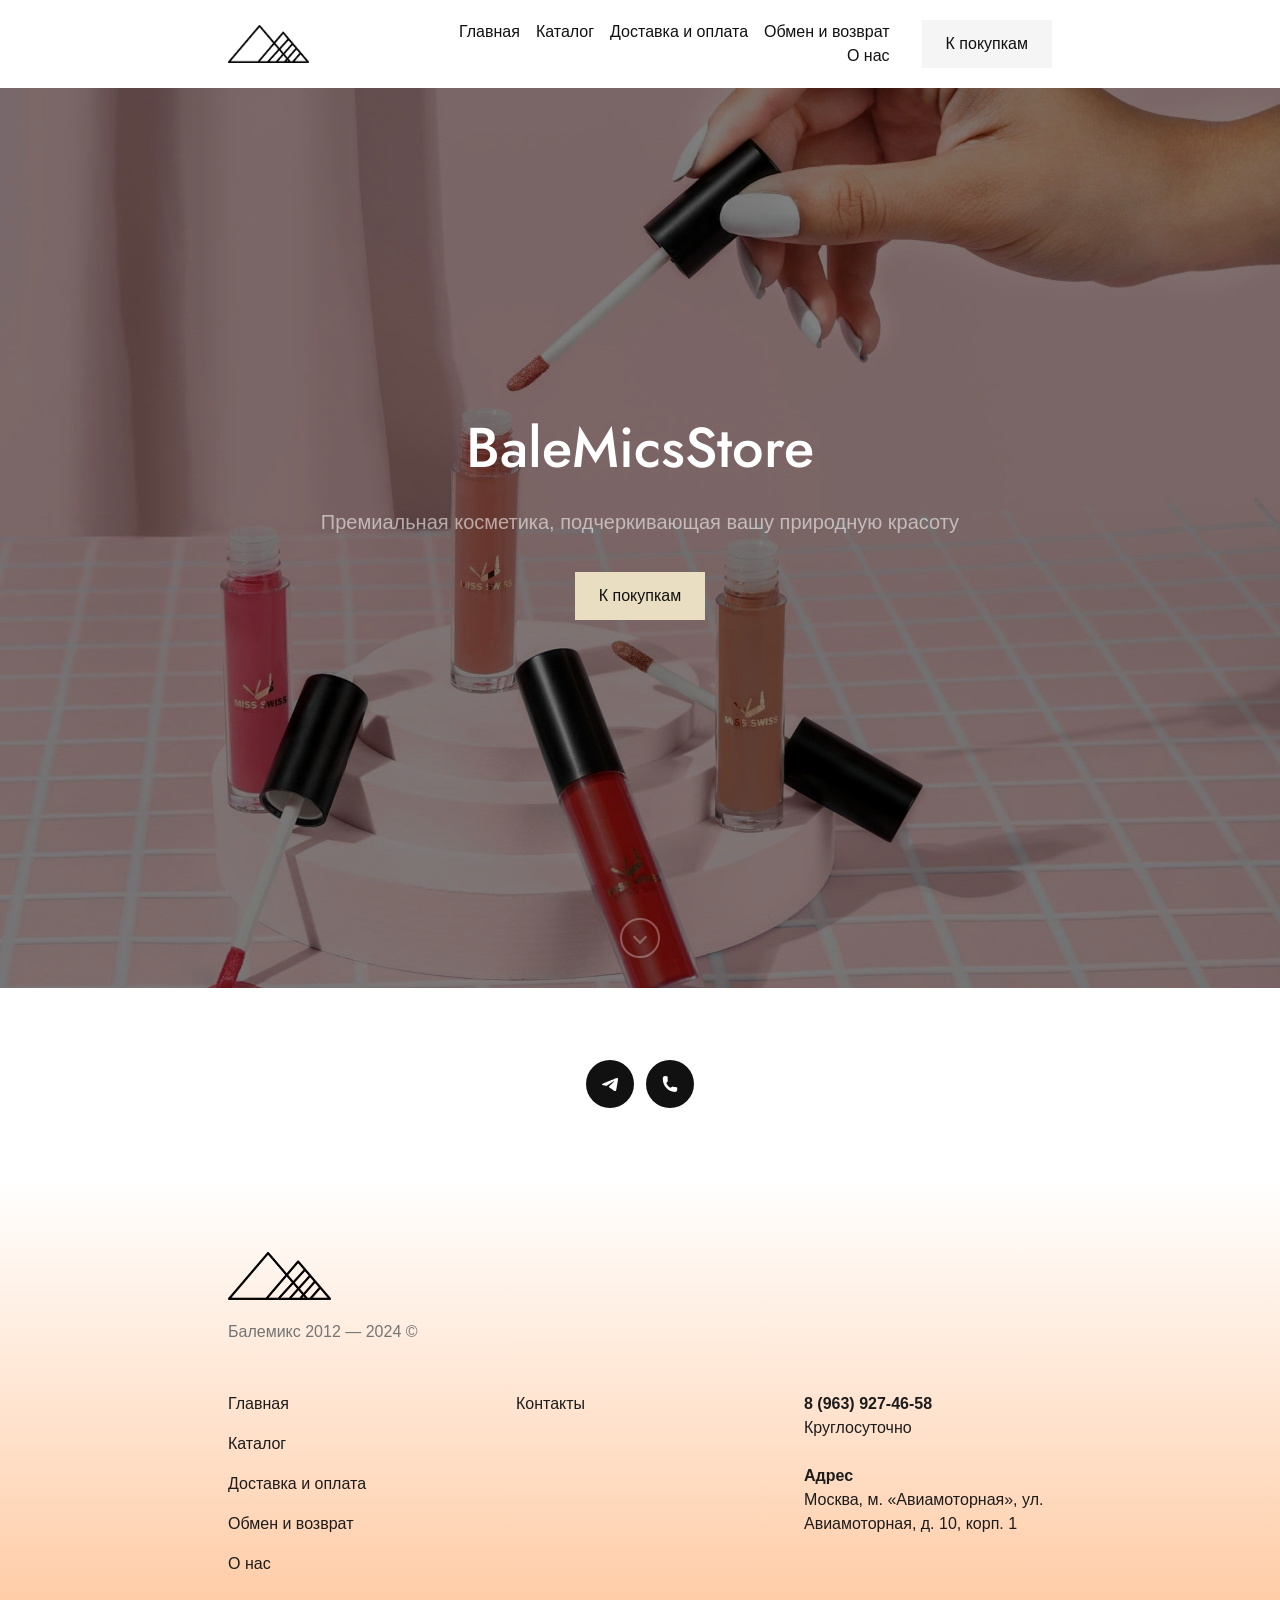
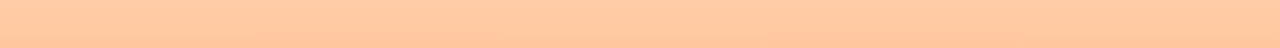
<file: index.html>
<!DOCTYPE html>
<html lang="ru">
<head>
    <meta charset="utf-8">
    <title>Главная</title>
    <meta name="description"
          content="Главная"/>
    <meta name="keywords" content="" />
    <meta name="viewport" content="width=device-width, initial-scale=1">

    <meta property="og:title" content="Главная" />
    <meta property="og:description" content="" />
    <meta property="og:image" content="assets/img/07930fa2-dbb9-4706-8bd8-1e1a96b12a03-5475560.png" />

    <meta name="twitter:title" content="Главная" />
    <meta name="twitter:description" content="" />
    <meta name="twitter:image" content="assets/img/07930fa2-dbb9-4706-8bd8-1e1a96b12a03-5475560.png" />
    <meta name="twitter:card" content="summary_large_image" />



        <link rel="preconnect" href="https://259506.selcdn.ru" />

        <link rel="stylesheet" href="assets/styles/styles-core.css" />

        <link rel="icon" type="image/jpeg" sizes="16x16" href="assets/img/71edf6d5-4ac1-430a-a5c4-ca6ea90921f1-11419040.jpeg">
        <link rel="icon" type="image/jpeg" sizes="32x32" href="assets/img/71edf6d5-4ac1-430a-a5c4-ca6ea90921f1-11419041.jpeg">
        <link rel="icon" type="image/jpeg" sizes="120x120" href="assets/img/71edf6d5-4ac1-430a-a5c4-ca6ea90921f1-11419043.jpeg">
        <link rel="apple-touch-icon" type="image/jpeg" sizes="120x120" href="assets/img/71edf6d5-4ac1-430a-a5c4-ca6ea90921f1-11419043.jpeg">
        <link rel="icon" type="image/jpeg" sizes="180x180" href="assets/img/71edf6d5-4ac1-430a-a5c4-ca6ea90921f1-11419042.jpeg">
        <link rel="apple-touch-icon" type="image/jpeg" sizes="180x180" href="assets/img/71edf6d5-4ac1-430a-a5c4-ca6ea90921f1-11419042.jpeg">
        <link rel="preconnect" href="https://fonts.googleapis.com">
        <link rel="preconnect" href="https://fonts.gstatic.com">
        <link rel="stylesheet" href="https://fonts.googleapis.com/css?family&#x3D;Jost:500&amp;subset&#x3D;all&amp;display&#x3D;swap">
        <link rel="stylesheet" href="https://s.tb.ru/uploads/fonts/pt-root-ui/regular.css">



</head>

<body class="sb-body sb-body_with-footer  font-jost-pt-root-ui sb-content-size_m sb-buttons-border_square">
<div class="site-wrapper" tabindex="0">
             <section data-type="header" id="tecqlio" class="s-header-type-1 sb-text-dark"><link
                            id="header-type-1"
                            rel="stylesheet"
                            href="assets/styles/header-type-1.css"
                        /><div class=" sb-background" style="background: #FFFFFF;"></div><div class="sb-container"><div class="s-header-type-1__wrapper js-wrapper   s-header-type-1__wrapper_right-align-links   ">  <div class="s-header-type-1__burger js-burger  s-header-type-1__mark-links   s-header-type-1__mark-button "><span class="s-header-type-1__burger-line"></span></div>    <a href="/" target="_self" class="sb-logotype-wrapper sb-logotype-wrapper_adaptive_size-m"><img class="lazy sb-logotype-wrapper__image" src="assets/img/07930fa2-dbb9-4706-8bd8-1e1a96b12a03-5475560.png" alt="Изображение"></a>    <div class="s-header-type-1__menu-wrapper js-menu "><nav class="s-header-type-1__menu">  <div class=" sb-background sb-background" style="background: #FFFFFF;"></div>   <ul class="s-header-type-1__link-wrapper">  <li class="s-header-type-1__link-item sb-submenu-link">   <a href="https://balemicsstore.tb.ru"  class="s-header-type-1__link sb-font-p3"    >   Главная   </a>    </li>  <li class="s-header-type-1__link-item sb-submenu-link">   <a href="https://balemicsstore.tb.ru/catalog"  class="s-header-type-1__link sb-font-p3"    >   Каталог   </a>    </li>  <li class="s-header-type-1__link-item sb-submenu-link">   <a href="https://balemicsstore.tb.ru/delivery-payment"  class="s-header-type-1__link sb-font-p3"    >   Доставка и оплата   </a>    </li>  <li class="s-header-type-1__link-item sb-submenu-link">   <a href="https://balemicsstore.tb.ru/returns"  class="s-header-type-1__link sb-font-p3"    >   Обмен и возврат   </a>    </li>  <li class="s-header-type-1__link-item sb-submenu-link">   <a href="https://balemicsstore.tb.ru/brand"  class="s-header-type-1__link sb-font-p3"    >   О нас   </a>    </li>  </ul>     <a href="https://balemicsstore.tb.ru/catalog"    class="s-header-type-1__button sb-button-secondary sb-button-scheme-dark sb-button-type_filled" style="background-color: rgba(0,0,0,0.04)"   >   К покупкам   </a>    </nav></div>   <a href="https://balemicsstore.tb.ru/catalog"    class="s-header-type-1__button s-header-type-1__button_tablet-visible sb-button-secondary sb-button-scheme-dark sb-button-type_filled" style="background-color: rgba(0,0,0,0.04)"   >   К покупкам   </a>    </div></div> </section>                  <section data-type="main" id="zofpdjx" class="s-main-type-3 sb-block sb-block_fullscreen s-main-type-3_with-scroll-icon sb-text-white sb-align-center"><link
                            id="main-type-3"
                            rel="stylesheet"
                            href="assets/styles/main-type-3.css"
                        /> <div class="sb-background-image sb-background sb-background" style="background-image: url(assets/img/1bee04d0-a3a1-4324-ad4d-09730a5a87e1-11419508.jpeg);"><div class="sb-background-overlay" style="opacity: 0.5"></div></div> <div class="sb-container s-main-type-3__container sb-m-clear-top"><div class="sb-row s-main-type-3__top-content  sb-row_center "><div class="sb-col_lg-8 sb-col_md-12 sb-col_sm-12 sb-col_xs-12 sb-m-clear-top">  <div class="sb-m-clear-bottom"><h1 class="sb-font-h1 sb-font-title sb-m-9-bottom"><font style="">BaleMicsStore</font></h1> <div class="sb-text-opacity sb-font-p2">Премиальная косметика, подчеркивающая вашу природную красоту</div></div>    <div class="s-main-type-3__buttons sb-m-6-top">   <a href="https://balemicsstore.tb.ru/catalog"    class="s-main-type-3__button sb-button-primary sb-button-scheme-dark" style="background-color: #E9DDC2"   >   К покупкам   </a>    </div>   </div></div>  </div>  <div data-step-scroll class="step-scroll "><div class="step-scroll-round"><div class="step-scroll-arrow"></div></div></div>  </section>                                        <section data-type="main" id="ujlyiho" class="s-main-type-15 sb-block sb-text-dark sb-align-center sb-padding-top_l sb-padding-bottom_l"><link
                            id="main-type-15"
                            rel="stylesheet"
                            href="assets/styles/main-type-15.css"
                        /><div class=" sb-background" style="background: #ffffff;"></div><div class="s-main-type-15__container"><div class="sb-container"><div class="sb-row sb-row_center"><div class="sb-col_lg-6 sb-col_md-8 sb-col_sm-12 sb-col_xs-12 sb-m-clear-bottom">   <div class="s-main-type-15__social"><div class="s-main-type-15__social-container">   <a class="s-main-type-15__social-item" href="https://t.me/balemicsstore_bot" target="_blank" aria-label="  Telegram ">        <svg width="16" height="13" viewBox="0 0 16 13" fill="none" xmlns="http://www.w3.org/2000/svg"><g id="social_ic-telegram_x16"><path d="M1.09992 5.59647C5.39487 3.76188 8.25885 2.55241 9.69185 1.96805C13.7834 0.299594 14.6335 0.00976514 15.1877 9.27819e-05C15.3095 -0.00191006 15.582 0.0277027 15.7586 0.16813C15.9076 0.286703 15.9486 0.44688 15.9683 0.5593C15.9879 0.671721 16.0123 0.927819 15.9929 1.12793C15.7712 3.41192 14.8118 8.95457 14.3237 11.5127C14.1172 12.5951 13.7105 12.958 13.3168 12.9936C12.4613 13.0707 11.8116 12.4392 10.9829 11.9067C9.68624 11.0733 8.95369 10.5545 7.69503 9.74136C6.24042 8.80157 7.18338 8.28505 8.01236 7.44091C8.22931 7.21999 11.999 3.85836 12.0719 3.55341C12.0811 3.51527 12.0895 3.37311 12.0034 3.29804C11.9172 3.22297 11.7901 3.24864 11.6983 3.26906C11.5683 3.29799 9.4968 4.64035 5.48389 7.29611C4.89591 7.69195 4.36333 7.88482 3.88616 7.87472C3.36012 7.86357 2.34822 7.58311 1.59598 7.34338C0.673328 7.04933 -0.0599784 6.89387 0.00387615 6.3945C0.0371355 6.13439 0.402482 5.86838 1.09992 5.59647Z" fill="currentColor"/></g></svg>           </a>    <a class="s-main-type-15__social-item" href="tel:+79639274658" aria-label="  Номер телефона ">             <svg width="16" height="16" viewBox="0 0 16 16" fill="none" xmlns="http://www.w3.org/2000/svg"><g id="social_ic-phone_x16"><path d="M14.2772 11.1462L13.1995 11.0709C12.4568 11.0189 11.7453 10.8682 11.0753 10.6336C10.7636 10.5246 10.4205 10.5503 10.1432 10.7297L8.49203 11.7977C6.62665 10.6763 5.15294 8.98667 4.30775 6.97824L5.59449 5.49273C5.81108 5.24242 5.88405 4.90593 5.81895 4.58147C5.68021 3.88885 5.63038 3.16464 5.68222 2.42325L5.75758 1.34559C5.79903 0.752816 5.35014 0.234178 4.5348 0.177163L3.13883 0.0795473C1.94384 -0.00401429 0.913529 0.906931 0.831569 2.10176C0.342767 9.22795 5.71791 15.4113 12.8428 15.9191C14.0374 16.0042 15.0829 15.1105 15.1664 13.9157L15.2795 12.2992C15.3209 11.7064 14.8699 11.1877 14.2772 11.1462Z" fill="currentColor"/></g></svg>      </a>   </div></div>  </div></div></div></div> </section>                  <section data-type="footer-customer" id="bgschvo" class="s-footer-customer-type-5 sb-text-dark sb-padding-top_l sb-padding-bottom_l"><link
                            id="footer-customer-type-5"
                            rel="stylesheet"
                            href="assets/styles/footer-customer-type-5.css"
                        /><div class=" sb-background" style="background: linear-gradient(0deg, #ffc79e, #ffffff);"></div><div class="sb-container"><div class="sb-row sb-m-clear-bottom">  <div class="s-footer-customer-type-5__logo-column sb-col_xs-12 sb-col_sm-12 sb-col_md-12 sb-m-clear-bottom   sb-col_lg-4  ">   <a href="/" target="_self" class="sb-logotype-wrapper s-footer-customer-type-5__image-wrapper sb-logotype-wrapper_fixed_size-m"><img class="lazy sb-logotype-wrapper__image" src="assets/img/284abecf-3a85-4808-b44e-bc388f82b2d1-5476691.png" alt="Изображение"></a>   <div class="sb-text-opacity sb-font-p3"><font style="color: #747474;">Балемикс 2012 — 2024 ©</font></div></div>   <div class="s-footer-customer-type-5__links sb-col_xs-12 sb-col_sm-12   sb-col_md-8 sb-col_lg-5  "><nav class="sb-row s-footer-customer-type-5__links-row"><ul class="sb-col_xs-12 sb-col_sm-5 sb-col_md-6 sb-col_lg-5">   <li class="s-footer-customer-type-5__link-wrapper">  <a href="https://balemicsstore.tb.ru"  class="s-footer-customer-type-5__link sb-font-p3" style="color: #1C1C1C"   >   Главная   </a>  </li>     <li class="s-footer-customer-type-5__link-wrapper">  <a href="https://balemicsstore.tb.ru/catalog"  class="s-footer-customer-type-5__link sb-font-p3" style="color: #1C1C1C"   >   Каталог   </a>  </li>     <li class="s-footer-customer-type-5__link-wrapper">  <a href="https://balemicsstore.tb.ru/delivery-payment"  class="s-footer-customer-type-5__link sb-font-p3" style="color: #1C1C1C"   >   Доставка и оплата   </a>  </li>     <li class="s-footer-customer-type-5__link-wrapper">  <a href="https://balemicsstore.tb.ru/returns"  class="s-footer-customer-type-5__link sb-font-p3" style="color: #1C1C1C"   >   Обмен и возврат   </a>  </li>     <li class="s-footer-customer-type-5__link-wrapper">  <a href="https://balemicsstore.tb.ru/brand"  class="s-footer-customer-type-5__link sb-font-p3" style="color: #1C1C1C"   >   О нас   </a>  </li>       </ul><ul class="sb-col_xs-12 sb-col_sm-5 sb-col_md-6 sb-col_lg-7">                  <li class="s-footer-customer-type-5__link-wrapper">  <a href=""    class="s-footer-customer-type-5__link sb-font-p3" style="color: #1C1C1C"   >   Контакты   </a>  </li>    </ul></nav></div>   <div class="sb-col_xs-12 sb-col_sm-12  sb-col_md-4 sb-col_lg-3 "><div class="sb-font-p3"><font style="color: #1c1c1c;"><b style="">8 (963) 927-46-58</b><br>Круглосуточно<br><br><b style="">Адрес</b><br>Москва, м. «Авиамоторная», ул. Авиамоторная, д. 10, корп. 1</font></div></div>  </div></div> </section> </div>

<template id="popups-stash">
</template>

<template id="popups-images-stash">
</template>

<script>
    window.tbConfig={"inFrame":false,"enableLazyLoading":false,"enableJsLazyLoading":false,"enableDynamicGoods":true,"isPreviewMode":false,"hasPromocodes":false,"posScriptUrl":"https://forma.tinkoff.ru/static/onlineScript.js","enableMessengerLazyLoading":true,"enableCssScrollSnapSlider":true,"usePublicSitesOrdersApi":false,"yandexMapsApiKey":"a9eba83c-b342-4dfe-ab11-2c7cbd6839cb","cartHash":"U2FsdGVkX1++BzVhO6sLY0szdR8cjNToCb0U7/kg9BDOGP7ryvYlyFwg8QuxK6QI9nxd+vllkJlMwJX2dfRZ9OGVW0aryebky8IFiPQgOUgRpFftNO/fUcPOlH1g5ZK5","enableSitesCheckoutIntegration":false,"staticPath":"https://e26f86a1-a349-40e0-9864-90f0278f7cc5.selcdn.net/tb/0.1.704"};
    window.tbConfig.isExported=true;window.tbConfig.exportedApiUrl='https://a.tb.ru';
    window.tbConfig.apiUrl=!window.tbConfig.isExported ? '' : window.tbConfig.exportedApiUrl;
    window.tbConfig.isModern='noModule'in HTMLScriptElement.prototype;
    (function (){var n,o="chrome"in window,e="InstallTrigger"in window;function t(n){var o=document.createElement("script");return o.src="".concat(window.tbConfig.staticPath,"/js/").concat(n),window.tbConfig.isModern&&(o.type="module",o.src=o.src.replace(".js",".modern.js")),o.defer=!0,o}function d(n){var o=t(n);document.head.appendChild(o)}window.tbConfig.enableLazyLoading&&d("lazy-load.js"),"attachShadow"in Element.prototype||d("lit-polyfill-support.js"),d("webcomponents-loader.js"),o||e||d("smoothscroll.js"),n=t("front.js"),document.addEventListener("DOMContentLoaded",(function(){document.head.appendChild(n)}));})()
</script>

    <link rel="stylesheet" href="assets/styles/size-m.css" />
    <link rel="stylesheet" href="assets/styles/popups.css" />
    <link rel="stylesheet" href="assets/styles/styles-helpers.css" />


    <section data-type="footer" class="s-footer"><link
                    id="footer"
                    rel="stylesheet"
                    href="assets/styles/footer.css"
    </section>
</body>
</html>
</file>
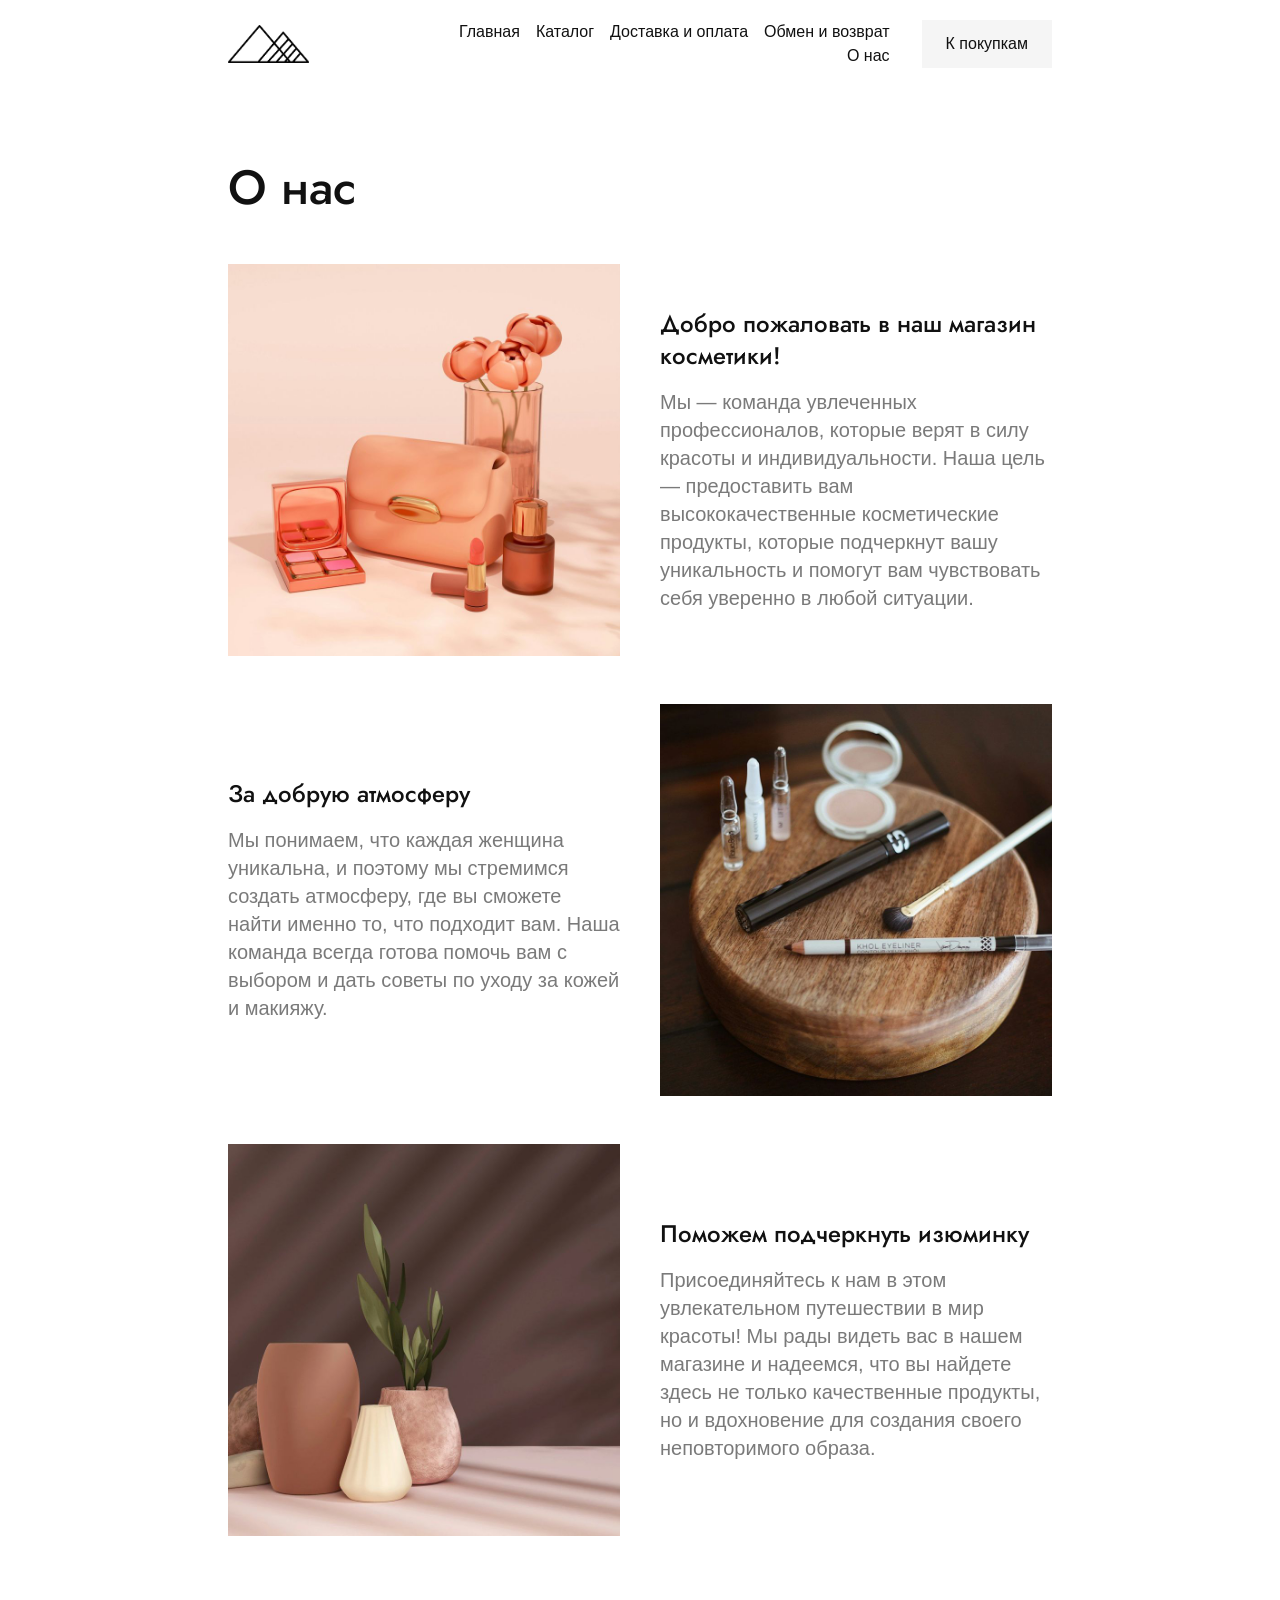
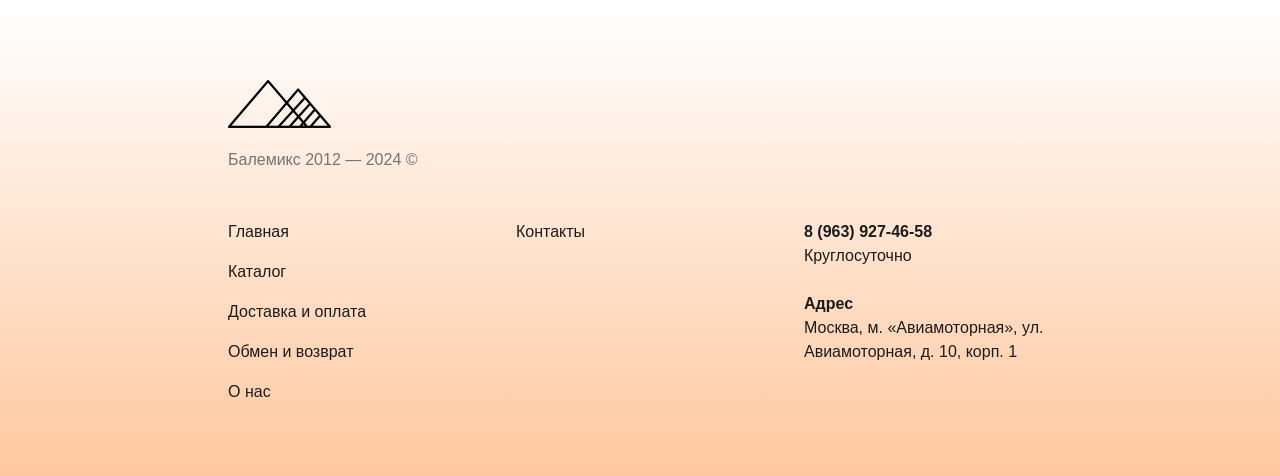
<file: brand/index.html>
<!DOCTYPE html>
<html lang="ru">
<head>
    <meta charset="utf-8">
    <title>О нас</title>
    <meta name="description"
          content="О нас"/>
    <meta name="keywords" content="" />
    <meta name="viewport" content="width=device-width, initial-scale=1">

    <meta property="og:title" content="О нас" />
    <meta property="og:description" content="" />
    <meta property="og:image" content="../assets/img/07930fa2-dbb9-4706-8bd8-1e1a96b12a03-5475560.png" />

    <meta name="twitter:title" content="О нас" />
    <meta name="twitter:description" content="" />
    <meta name="twitter:image" content="../assets/img/07930fa2-dbb9-4706-8bd8-1e1a96b12a03-5475560.png" />
    <meta name="twitter:card" content="summary_large_image" />



        <link rel="preconnect" href="https://259506.selcdn.ru" />

        <link rel="stylesheet" href="../assets/styles/styles-core.css" />

        <link rel="icon" type="image/jpeg" sizes="16x16" href="../assets/img/71edf6d5-4ac1-430a-a5c4-ca6ea90921f1-11419040.jpeg">
        <link rel="icon" type="image/jpeg" sizes="32x32" href="../assets/img/71edf6d5-4ac1-430a-a5c4-ca6ea90921f1-11419041.jpeg">
        <link rel="icon" type="image/jpeg" sizes="120x120" href="../assets/img/71edf6d5-4ac1-430a-a5c4-ca6ea90921f1-11419043.jpeg">
        <link rel="apple-touch-icon" type="image/jpeg" sizes="120x120" href="../assets/img/71edf6d5-4ac1-430a-a5c4-ca6ea90921f1-11419043.jpeg">
        <link rel="icon" type="image/jpeg" sizes="180x180" href="../assets/img/71edf6d5-4ac1-430a-a5c4-ca6ea90921f1-11419042.jpeg">
        <link rel="apple-touch-icon" type="image/jpeg" sizes="180x180" href="../assets/img/71edf6d5-4ac1-430a-a5c4-ca6ea90921f1-11419042.jpeg">
        <link rel="preconnect" href="https://fonts.googleapis.com">
        <link rel="preconnect" href="https://fonts.gstatic.com">
        <link rel="stylesheet" href="https://fonts.googleapis.com/css?family&#x3D;Jost:500&amp;subset&#x3D;all&amp;display&#x3D;swap">
        <link rel="stylesheet" href="https://s.tb.ru/uploads/fonts/pt-root-ui/regular.css">



</head>

<body class="sb-body sb-body_with-footer  font-jost-pt-root-ui sb-content-size_m sb-buttons-border_square">
<div class="site-wrapper" tabindex="0">
             <section data-type="header" id="kxpiagm" class="s-header-type-1 sb-text-dark"><link
                            id="header-type-1"
                            rel="stylesheet"
                            href="../assets/styles/header-type-1.css"
                        /><div class=" sb-background" style="background: #FFFFFF;"></div><div class="sb-container"><div class="s-header-type-1__wrapper js-wrapper   s-header-type-1__wrapper_right-align-links   ">  <div class="s-header-type-1__burger js-burger  s-header-type-1__mark-links   s-header-type-1__mark-button "><span class="s-header-type-1__burger-line"></span></div>    <a href="/" target="_self" class="sb-logotype-wrapper sb-logotype-wrapper_adaptive_size-m"><img class="lazy sb-logotype-wrapper__image" src="../assets/img/07930fa2-dbb9-4706-8bd8-1e1a96b12a03-5475560.png" alt="Изображение"></a>    <div class="s-header-type-1__menu-wrapper js-menu "><nav class="s-header-type-1__menu">  <div class=" sb-background sb-background" style="background: #FFFFFF;"></div>   <ul class="s-header-type-1__link-wrapper">  <li class="s-header-type-1__link-item sb-submenu-link">   <a href="https://balemicsstore.tb.ru"  class="s-header-type-1__link sb-font-p3"    >   Главная   </a>    </li>  <li class="s-header-type-1__link-item sb-submenu-link">   <a href="https://balemicsstore.tb.ru/catalog"  class="s-header-type-1__link sb-font-p3"    >   Каталог   </a>    </li>  <li class="s-header-type-1__link-item sb-submenu-link">   <a href="https://balemicsstore.tb.ru/delivery-payment"  class="s-header-type-1__link sb-font-p3"    >   Доставка и оплата   </a>    </li>  <li class="s-header-type-1__link-item sb-submenu-link">   <a href="https://balemicsstore.tb.ru/returns"  class="s-header-type-1__link sb-font-p3"    >   Обмен и возврат   </a>    </li>  <li class="s-header-type-1__link-item sb-submenu-link">   <a href="https://balemicsstore.tb.ru/brand"  class="s-header-type-1__link sb-font-p3"    >   О нас   </a>    </li>  </ul>     <a href="https://balemicsstore.tb.ru/catalog"    class="s-header-type-1__button sb-button-secondary sb-button-scheme-dark sb-button-type_filled" style="background-color: rgba(0,0,0,0.04)"   >   К покупкам   </a>    </nav></div>   <a href="https://balemicsstore.tb.ru/catalog"    class="s-header-type-1__button s-header-type-1__button_tablet-visible sb-button-secondary sb-button-scheme-dark sb-button-type_filled" style="background-color: rgba(0,0,0,0.04)"   >   К покупкам   </a>    </div></div> </section>               <section data-type="history" id="qhuysan" class="s-history-type-1 sb-text-dark sb-padding-top_l sb-padding-bottom_l"><link
                            id="history-type-1"
                            rel="stylesheet"
                            href="../assets/styles/history-type-1.css"
                        /><div class=" sb-background" style="background: #ffffff;"></div><div class="sb-container sb-m-clear-bottom">   <div class="sb-row sb-m-3-bottom"><div class="sb-col_lg-10 sb-col_md-12 sb-col_sm-12 sb-col_xs-12"><h2 class="s-history-type-1__title sb-font-h2 sb-font-title">О нас</h2></div></div>    <div class="sb-row s-history-type-1__item sb-m-3-bottom sb-m-clear-bottom sb-m-clear-top   ">   <div class="sb-col_lg-5 sb-col_md-6 sb-col_sm-12 sb-col_xs-12 sb-m-7-bottom sb-m-3-top s-history-type-1__image-wrapper"><div class="sb-image-ratio-1x1 "  > <img class="sb-image-crop sb-image-crop_loaded lazy" src="../assets/img/beae9df0-f7be-4775-b267-71d6c51f2d8d-11419950.jpeg" alt="Изображение"> </div></div>   <div class="sb-col_sm-12 sb-col_xs-12  sb-col_lg-7 sb-col_md-6  "><div class="s-history-type-1__text sb-m-clear-bottom">   <div class="sb-m-clear-bottom"><h4 class="sb-font-h4 sb-font-title sb-m-18-bottom">Добро пожаловать в наш магазин косметики!</h4> <div class="sb-text-opacity sb-font-p2">Мы — команда увлеченных профессионалов, которые верят в силу красоты и индивидуальности. Наша цель — предоставить вам высококачественные косметические продукты, которые подчеркнут вашу уникальность и помогут вам чувствовать себя уверенно в любой ситуации.</div></div>  </div></div>  </div>  <div class="sb-row s-history-type-1__item sb-m-3-bottom sb-m-clear-bottom sb-m-clear-top   s-history-type-1__item_sort  ">   <div class="sb-col_lg-5 sb-col_md-6 sb-col_sm-12 sb-col_xs-12 sb-m-7-bottom sb-m-3-top s-history-type-1__image-wrapper"><div class="sb-image-ratio-1x1 "  > <img class="sb-image-crop sb-image-crop_loaded lazy" src="../assets/img/041c7000-8e4c-4fe6-8f31-f594d4d47b94-11419979.jpeg" alt="Изображение"> </div></div>   <div class="sb-col_sm-12 sb-col_xs-12  sb-col_lg-7 sb-col_md-6  "><div class="s-history-type-1__text sb-m-clear-bottom">   <div class="sb-m-clear-bottom"><h4 class="sb-font-h4 sb-font-title sb-m-18-bottom">За добрую атмосферу<div style="user-select: auto;"></div></h4> <div class="sb-text-opacity sb-font-p2">Мы понимаем, что каждая женщина уникальна, и поэтому мы стремимся создать атмосферу, где вы сможете найти именно то, что подходит вам. Наша команда всегда готова помочь вам с выбором и дать советы по уходу за кожей и макияжу.<br style="user-select: auto;"></div></div>  </div></div>  </div>  <div class="sb-row s-history-type-1__item sb-m-3-bottom sb-m-clear-bottom sb-m-clear-top   ">   <div class="sb-col_lg-5 sb-col_md-6 sb-col_sm-12 sb-col_xs-12 sb-m-7-bottom sb-m-3-top s-history-type-1__image-wrapper"><div class="sb-image-ratio-1x1 "  > <img class="sb-image-crop sb-image-crop_loaded lazy" src="../assets/img/b1eb3702-6a49-4378-bb8b-0ec2e6a67d7a-11420013.jpeg" alt="Изображение"> </div></div>   <div class="sb-col_sm-12 sb-col_xs-12  sb-col_lg-7 sb-col_md-6  "><div class="s-history-type-1__text sb-m-clear-bottom">   <div class="sb-m-clear-bottom"><h4 class="sb-font-h4 sb-font-title sb-m-18-bottom">Поможем подчеркнуть изюминку<div style="user-select: auto;"></div></h4> <div class="sb-text-opacity sb-font-p2">Присоединяйтесь к нам в этом увлекательном путешествии в мир красоты! Мы рады видеть вас в нашем магазине и надеемся, что вы найдете здесь не только качественные продукты, но и вдохновение для создания своего неповторимого образа.</div></div>  </div></div>  </div>  </div> </section>                 <section data-type="footer-customer" id="hwcdmao" class="s-footer-customer-type-5 sb-text-dark sb-padding-top_l sb-padding-bottom_l"><link
                            id="footer-customer-type-5"
                            rel="stylesheet"
                            href="../assets/styles/footer-customer-type-5.css"
                        /><div class=" sb-background" style="background: linear-gradient(0deg, #ffc79e, #ffffff);"></div><div class="sb-container"><div class="sb-row sb-m-clear-bottom">  <div class="s-footer-customer-type-5__logo-column sb-col_xs-12 sb-col_sm-12 sb-col_md-12 sb-m-clear-bottom   sb-col_lg-4  ">   <a href="/" target="_self" class="sb-logotype-wrapper s-footer-customer-type-5__image-wrapper sb-logotype-wrapper_fixed_size-m"><img class="lazy sb-logotype-wrapper__image" src="../assets/img/284abecf-3a85-4808-b44e-bc388f82b2d1-5476691.png" alt="Изображение"></a>   <div class="sb-text-opacity sb-font-p3"><font style="color: #747474;">Балемикс 2012 — 2024 ©</font></div></div>   <div class="s-footer-customer-type-5__links sb-col_xs-12 sb-col_sm-12   sb-col_md-8 sb-col_lg-5  "><nav class="sb-row s-footer-customer-type-5__links-row"><ul class="sb-col_xs-12 sb-col_sm-5 sb-col_md-6 sb-col_lg-5">   <li class="s-footer-customer-type-5__link-wrapper">  <a href="https://balemicsstore.tb.ru"  class="s-footer-customer-type-5__link sb-font-p3" style="color: #1C1C1C"   >   Главная   </a>  </li>     <li class="s-footer-customer-type-5__link-wrapper">  <a href="https://balemicsstore.tb.ru/catalog"  class="s-footer-customer-type-5__link sb-font-p3" style="color: #1C1C1C"   >   Каталог   </a>  </li>     <li class="s-footer-customer-type-5__link-wrapper">  <a href="https://balemicsstore.tb.ru/delivery-payment"  class="s-footer-customer-type-5__link sb-font-p3" style="color: #1C1C1C"   >   Доставка и оплата   </a>  </li>     <li class="s-footer-customer-type-5__link-wrapper">  <a href="https://balemicsstore.tb.ru/returns"  class="s-footer-customer-type-5__link sb-font-p3" style="color: #1C1C1C"   >   Обмен и возврат   </a>  </li>     <li class="s-footer-customer-type-5__link-wrapper">  <a href="https://balemicsstore.tb.ru/brand"  class="s-footer-customer-type-5__link sb-font-p3" style="color: #1C1C1C"   >   О нас   </a>  </li>       </ul><ul class="sb-col_xs-12 sb-col_sm-5 sb-col_md-6 sb-col_lg-7">                  <li class="s-footer-customer-type-5__link-wrapper">  <a href=""    class="s-footer-customer-type-5__link sb-font-p3" style="color: #1C1C1C"   >   Контакты   </a>  </li>    </ul></nav></div>   <div class="sb-col_xs-12 sb-col_sm-12  sb-col_md-4 sb-col_lg-3 "><div class="sb-font-p3"><font style="color: #1c1c1c;"><b style="">8 (963) 927-46-58</b><br>Круглосуточно<br><br><b style="">Адрес</b><br>Москва, м. «Авиамоторная», ул. Авиамоторная, д. 10, корп. 1</font></div></div>  </div></div> </section> </div>

<template id="popups-stash">
</template>

<template id="popups-images-stash">
</template>

<script>
    window.tbConfig={"inFrame":false,"enableLazyLoading":false,"enableJsLazyLoading":false,"enableDynamicGoods":true,"isPreviewMode":false,"hasPromocodes":false,"posScriptUrl":"https://forma.tinkoff.ru/static/onlineScript.js","enableMessengerLazyLoading":true,"enableCssScrollSnapSlider":true,"usePublicSitesOrdersApi":false,"yandexMapsApiKey":"a9eba83c-b342-4dfe-ab11-2c7cbd6839cb","cartHash":"U2FsdGVkX18CZDiciYLr/Zs7msxMR+/Tu1ecLUX1yAf9LK5SBO2EEfvH/2xmA8yTs8isVZqV9OrJoMDji9X4/pMLogK6mNWfKwv8MNKM08k3cmtwecjToMyrFOgs4Orf","enableSitesCheckoutIntegration":false,"staticPath":"https://e26f86a1-a349-40e0-9864-90f0278f7cc5.selcdn.net/tb/0.1.704"};
    window.tbConfig.isExported=true;window.tbConfig.exportedApiUrl='https://a.tb.ru';
    window.tbConfig.apiUrl=!window.tbConfig.isExported ? '' : window.tbConfig.exportedApiUrl;
    window.tbConfig.isModern='noModule'in HTMLScriptElement.prototype;
    (function (){var n,o="chrome"in window,e="InstallTrigger"in window;function t(n){var o=document.createElement("script");return o.src="".concat(window.tbConfig.staticPath,"/js/").concat(n),window.tbConfig.isModern&&(o.type="module",o.src=o.src.replace(".js",".modern.js")),o.defer=!0,o}function d(n){var o=t(n);document.head.appendChild(o)}window.tbConfig.enableLazyLoading&&d("lazy-load.js"),"attachShadow"in Element.prototype||d("lit-polyfill-support.js"),d("webcomponents-loader.js"),o||e||d("smoothscroll.js"),n=t("front.js"),document.addEventListener("DOMContentLoaded",(function(){document.head.appendChild(n)}));})()
</script>

    <link rel="stylesheet" href="../assets/styles/size-m.css" />
    <link rel="stylesheet" href="../assets/styles/popups.css" />
    <link rel="stylesheet" href="../assets/styles/styles-helpers.css" />


    <section data-type="footer" class="s-footer"><link
                    id="footer"
                    rel="stylesheet"
                    href="../assets/styles/footer.css"
    </section>
</body>
</html>
</file>
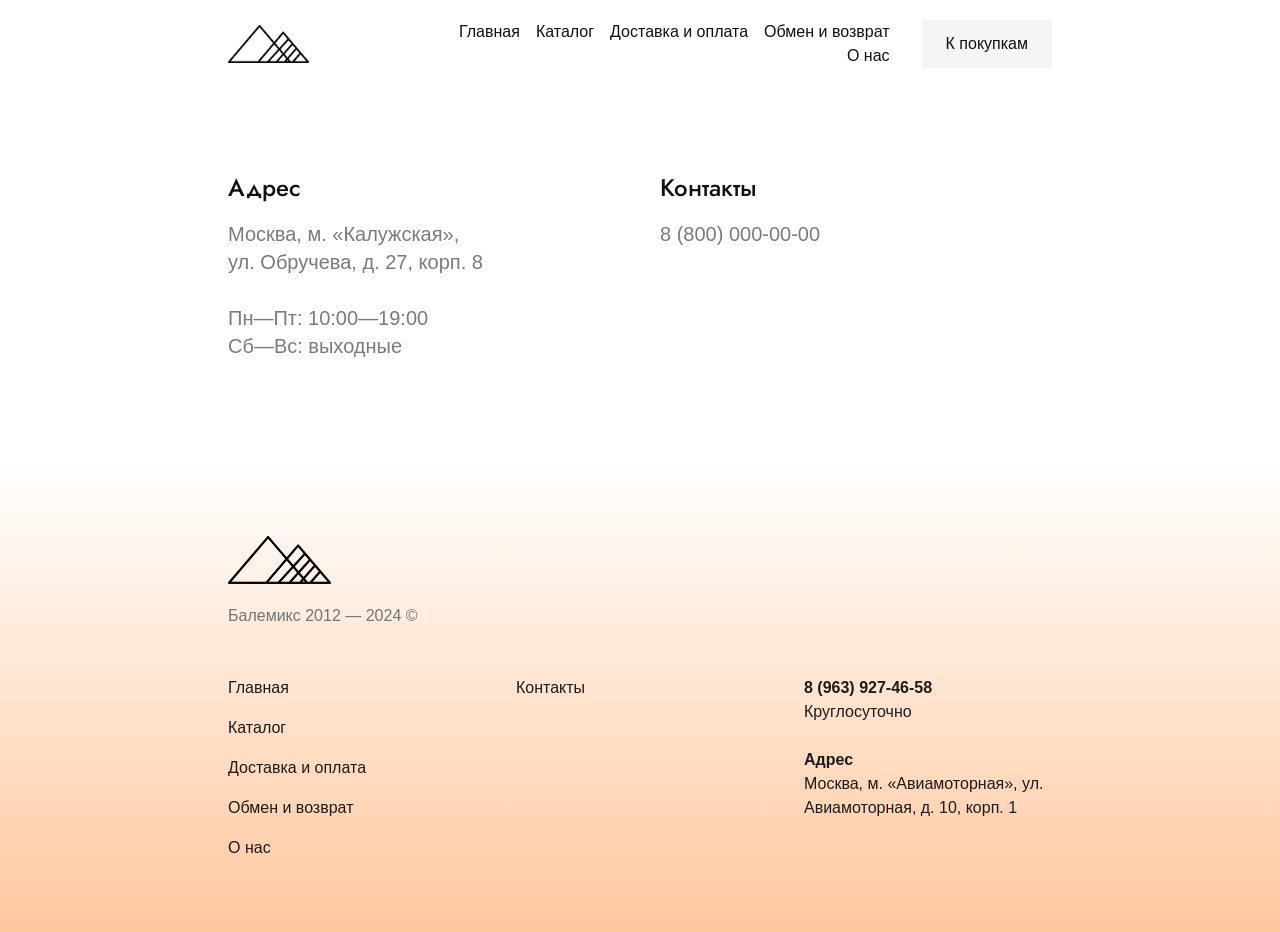
<file: contacts/index.html>
<!DOCTYPE html>
<html lang="ru">
<head>
    <meta charset="utf-8">
    <title>Контакты</title>
    <meta name="description"
          content="Контакты"/>
    <meta name="keywords" content="" />
    <meta name="viewport" content="width=device-width, initial-scale=1">

    <meta property="og:title" content="Контакты" />
    <meta property="og:description" content="" />
    <meta property="og:image" content="../assets/img/07930fa2-dbb9-4706-8bd8-1e1a96b12a03-5475560.png" />

    <meta name="twitter:title" content="Контакты" />
    <meta name="twitter:description" content="" />
    <meta name="twitter:image" content="../assets/img/07930fa2-dbb9-4706-8bd8-1e1a96b12a03-5475560.png" />
    <meta name="twitter:card" content="summary_large_image" />



        <link rel="preconnect" href="https://259506.selcdn.ru" />

        <link rel="stylesheet" href="../assets/styles/styles-core.css" />

        <link rel="icon" type="image/jpeg" sizes="16x16" href="../assets/img/71edf6d5-4ac1-430a-a5c4-ca6ea90921f1-11419040.jpeg">
        <link rel="icon" type="image/jpeg" sizes="32x32" href="../assets/img/71edf6d5-4ac1-430a-a5c4-ca6ea90921f1-11419041.jpeg">
        <link rel="icon" type="image/jpeg" sizes="120x120" href="../assets/img/71edf6d5-4ac1-430a-a5c4-ca6ea90921f1-11419043.jpeg">
        <link rel="apple-touch-icon" type="image/jpeg" sizes="120x120" href="../assets/img/71edf6d5-4ac1-430a-a5c4-ca6ea90921f1-11419043.jpeg">
        <link rel="icon" type="image/jpeg" sizes="180x180" href="../assets/img/71edf6d5-4ac1-430a-a5c4-ca6ea90921f1-11419042.jpeg">
        <link rel="apple-touch-icon" type="image/jpeg" sizes="180x180" href="../assets/img/71edf6d5-4ac1-430a-a5c4-ca6ea90921f1-11419042.jpeg">
        <link rel="preconnect" href="https://fonts.googleapis.com">
        <link rel="preconnect" href="https://fonts.gstatic.com">
        <link rel="stylesheet" href="https://fonts.googleapis.com/css?family&#x3D;Jost:500&amp;subset&#x3D;all&amp;display&#x3D;swap">
        <link rel="stylesheet" href="https://s.tb.ru/uploads/fonts/pt-root-ui/regular.css">



</head>

<body class="sb-body sb-body_with-footer  font-jost-pt-root-ui sb-content-size_m sb-buttons-border_square">
<div class="site-wrapper" tabindex="0">
             <section data-type="header" id="sbwbtpu" class="s-header-type-1 sb-text-dark"><link
                            id="header-type-1"
                            rel="stylesheet"
                            href="../assets/styles/header-type-1.css"
                        /><div class=" sb-background" style="background: #FFFFFF;"></div><div class="sb-container"><div class="s-header-type-1__wrapper js-wrapper   s-header-type-1__wrapper_right-align-links   ">  <div class="s-header-type-1__burger js-burger  s-header-type-1__mark-links   s-header-type-1__mark-button "><span class="s-header-type-1__burger-line"></span></div>    <a href="/" target="_self" class="sb-logotype-wrapper sb-logotype-wrapper_adaptive_size-m"><img class="lazy sb-logotype-wrapper__image" src="../assets/img/07930fa2-dbb9-4706-8bd8-1e1a96b12a03-5475560.png" alt="Изображение"></a>    <div class="s-header-type-1__menu-wrapper js-menu "><nav class="s-header-type-1__menu">  <div class=" sb-background sb-background" style="background: #FFFFFF;"></div>   <ul class="s-header-type-1__link-wrapper">  <li class="s-header-type-1__link-item sb-submenu-link">   <a href="https://balemicsstore.tb.ru"  class="s-header-type-1__link sb-font-p3"    >   Главная   </a>    </li>  <li class="s-header-type-1__link-item sb-submenu-link">   <a href="https://balemicsstore.tb.ru/catalog"  class="s-header-type-1__link sb-font-p3"    >   Каталог   </a>    </li>  <li class="s-header-type-1__link-item sb-submenu-link">   <a href="https://balemicsstore.tb.ru/delivery-payment"  class="s-header-type-1__link sb-font-p3"    >   Доставка и оплата   </a>    </li>  <li class="s-header-type-1__link-item sb-submenu-link">   <a href="https://balemicsstore.tb.ru/returns"  class="s-header-type-1__link sb-font-p3"    >   Обмен и возврат   </a>    </li>  <li class="s-header-type-1__link-item sb-submenu-link">   <a href="https://balemicsstore.tb.ru/brand"  class="s-header-type-1__link sb-font-p3"    >   О нас   </a>    </li>  </ul>     <a href="https://balemicsstore.tb.ru/catalog"    class="s-header-type-1__button sb-button-secondary sb-button-scheme-dark sb-button-type_filled" style="background-color: rgba(0,0,0,0.04)"   >   К покупкам   </a>    </nav></div>   <a href="https://balemicsstore.tb.ru/catalog"    class="s-header-type-1__button s-header-type-1__button_tablet-visible sb-button-secondary sb-button-scheme-dark sb-button-type_filled" style="background-color: rgba(0,0,0,0.04)"   >   К покупкам   </a>    </div></div> </section>                 <section data-type="contacts-extensible" id="mvcdjfy" class="s-contacts-extensible-type-2 sb-text-dark sb-padding-top_l sb-padding-bottom_l"><link
                            id="contacts-extensible-type-2"
                            rel="stylesheet"
                            href="../assets/styles/contacts-extensible-type-2.css"
                        /><div class=" sb-background" style="background: #ffffff;"></div><div class="sb-m-clear-top">  <div class="sb-container sb-m-clear-bottom">   <div class="sb-row">  <div class="sb-col_lg-6 sb-col_md-6 sb-col_sm-12 sb-col_xs-12 s-contacts-extensible-type-2__item-wrapper sb-m-7-top sb-m-7-bottom"><div class="s-contacts-extensible-type-2__item">   <div class="s-contacts-extensible-type-2__info sb-m-clear-bottom"><h4 class="sb-font-h4 sb-font-title sb-m-18-bottom">Адрес</h4> <div class="sb-text-opacity sb-font-p2">Москва, м. «Калужская», <br>ул. Обручева, д. 27, корп. 8<br><br>Пн—Пт: 10:00—19:00<br>Сб—Вс: выходные</div></div>  </div></div>  <div class="sb-col_lg-6 sb-col_md-6 sb-col_sm-12 sb-col_xs-12 s-contacts-extensible-type-2__item-wrapper sb-m-7-top sb-m-7-bottom"><div class="s-contacts-extensible-type-2__item">   <div class="s-contacts-extensible-type-2__info sb-m-clear-bottom"><h4 class="sb-font-h4 sb-font-title sb-m-18-bottom">Контакты</h4> <div class="sb-text-opacity sb-font-p2">8 (800) 000-00-00<br style="user-select: auto;"><br></div></div>  </div></div>  </div>  </div>   </div> </section>                  <section data-type="footer-customer" id="pzqfxlf" class="s-footer-customer-type-5 sb-text-dark sb-padding-top_l sb-padding-bottom_l"><link
                            id="footer-customer-type-5"
                            rel="stylesheet"
                            href="../assets/styles/footer-customer-type-5.css"
                        /><div class=" sb-background" style="background: linear-gradient(0deg, #ffc79e, #ffffff);"></div><div class="sb-container"><div class="sb-row sb-m-clear-bottom">  <div class="s-footer-customer-type-5__logo-column sb-col_xs-12 sb-col_sm-12 sb-col_md-12 sb-m-clear-bottom   sb-col_lg-4  ">   <a href="/" target="_self" class="sb-logotype-wrapper s-footer-customer-type-5__image-wrapper sb-logotype-wrapper_fixed_size-m"><img class="lazy sb-logotype-wrapper__image" src="../assets/img/284abecf-3a85-4808-b44e-bc388f82b2d1-5476691.png" alt="Изображение"></a>   <div class="sb-text-opacity sb-font-p3"><font style="color: #747474;">Балемикс 2012 — 2024 ©</font></div></div>   <div class="s-footer-customer-type-5__links sb-col_xs-12 sb-col_sm-12   sb-col_md-8 sb-col_lg-5  "><nav class="sb-row s-footer-customer-type-5__links-row"><ul class="sb-col_xs-12 sb-col_sm-5 sb-col_md-6 sb-col_lg-5">   <li class="s-footer-customer-type-5__link-wrapper">  <a href="https://balemicsstore.tb.ru"  class="s-footer-customer-type-5__link sb-font-p3" style="color: #1C1C1C"   >   Главная   </a>  </li>     <li class="s-footer-customer-type-5__link-wrapper">  <a href="https://balemicsstore.tb.ru/catalog"  class="s-footer-customer-type-5__link sb-font-p3" style="color: #1C1C1C"   >   Каталог   </a>  </li>     <li class="s-footer-customer-type-5__link-wrapper">  <a href="https://balemicsstore.tb.ru/delivery-payment"  class="s-footer-customer-type-5__link sb-font-p3" style="color: #1C1C1C"   >   Доставка и оплата   </a>  </li>     <li class="s-footer-customer-type-5__link-wrapper">  <a href="https://balemicsstore.tb.ru/returns"  class="s-footer-customer-type-5__link sb-font-p3" style="color: #1C1C1C"   >   Обмен и возврат   </a>  </li>     <li class="s-footer-customer-type-5__link-wrapper">  <a href="https://balemicsstore.tb.ru/brand"  class="s-footer-customer-type-5__link sb-font-p3" style="color: #1C1C1C"   >   О нас   </a>  </li>       </ul><ul class="sb-col_xs-12 sb-col_sm-5 sb-col_md-6 sb-col_lg-7">                  <li class="s-footer-customer-type-5__link-wrapper">  <a href=""    class="s-footer-customer-type-5__link sb-font-p3" style="color: #1C1C1C"   >   Контакты   </a>  </li>    </ul></nav></div>   <div class="sb-col_xs-12 sb-col_sm-12  sb-col_md-4 sb-col_lg-3 "><div class="sb-font-p3"><font style="color: #1c1c1c;"><b style="">8 (963) 927-46-58</b><br>Круглосуточно<br><br><b style="">Адрес</b><br>Москва, м. «Авиамоторная», ул. Авиамоторная, д. 10, корп. 1</font></div></div>  </div></div> </section> </div>

<template id="popups-stash">
</template>

<template id="popups-images-stash">
</template>

<script>
    window.tbConfig={"inFrame":false,"enableLazyLoading":false,"enableJsLazyLoading":false,"enableDynamicGoods":true,"isPreviewMode":false,"hasPromocodes":false,"posScriptUrl":"https://forma.tinkoff.ru/static/onlineScript.js","enableMessengerLazyLoading":true,"enableCssScrollSnapSlider":true,"usePublicSitesOrdersApi":false,"yandexMapsApiKey":"a9eba83c-b342-4dfe-ab11-2c7cbd6839cb","cartHash":"U2FsdGVkX1+9LIL/FYb1Xrhm2TS04j4xoTOslevheCfDYfjC4VbHRzKNKylXJh1JuOB0tuPO0guAA06EYBceihZ6i6soqbTC1zKfgeSZnPFZRTcyD965NuLPKYfCYB91","enableSitesCheckoutIntegration":false,"staticPath":"https://e26f86a1-a349-40e0-9864-90f0278f7cc5.selcdn.net/tb/0.1.704"};
    window.tbConfig.isExported=true;window.tbConfig.exportedApiUrl='https://a.tb.ru';
    window.tbConfig.apiUrl=!window.tbConfig.isExported ? '' : window.tbConfig.exportedApiUrl;
    window.tbConfig.isModern='noModule'in HTMLScriptElement.prototype;
    (function (){var n,o="chrome"in window,e="InstallTrigger"in window;function t(n){var o=document.createElement("script");return o.src="".concat(window.tbConfig.staticPath,"/js/").concat(n),window.tbConfig.isModern&&(o.type="module",o.src=o.src.replace(".js",".modern.js")),o.defer=!0,o}function d(n){var o=t(n);document.head.appendChild(o)}window.tbConfig.enableLazyLoading&&d("lazy-load.js"),"attachShadow"in Element.prototype||d("lit-polyfill-support.js"),d("webcomponents-loader.js"),o||e||d("smoothscroll.js"),n=t("front.js"),document.addEventListener("DOMContentLoaded",(function(){document.head.appendChild(n)}));})()
</script>

    <link rel="stylesheet" href="../assets/styles/size-m.css" />
    <link rel="stylesheet" href="../assets/styles/popups.css" />
    <link rel="stylesheet" href="../assets/styles/styles-helpers.css" />


    <section data-type="footer" class="s-footer"><link
                    id="footer"
                    rel="stylesheet"
                    href="../assets/styles/footer.css"
    </section>
</body>
</html>
</file>
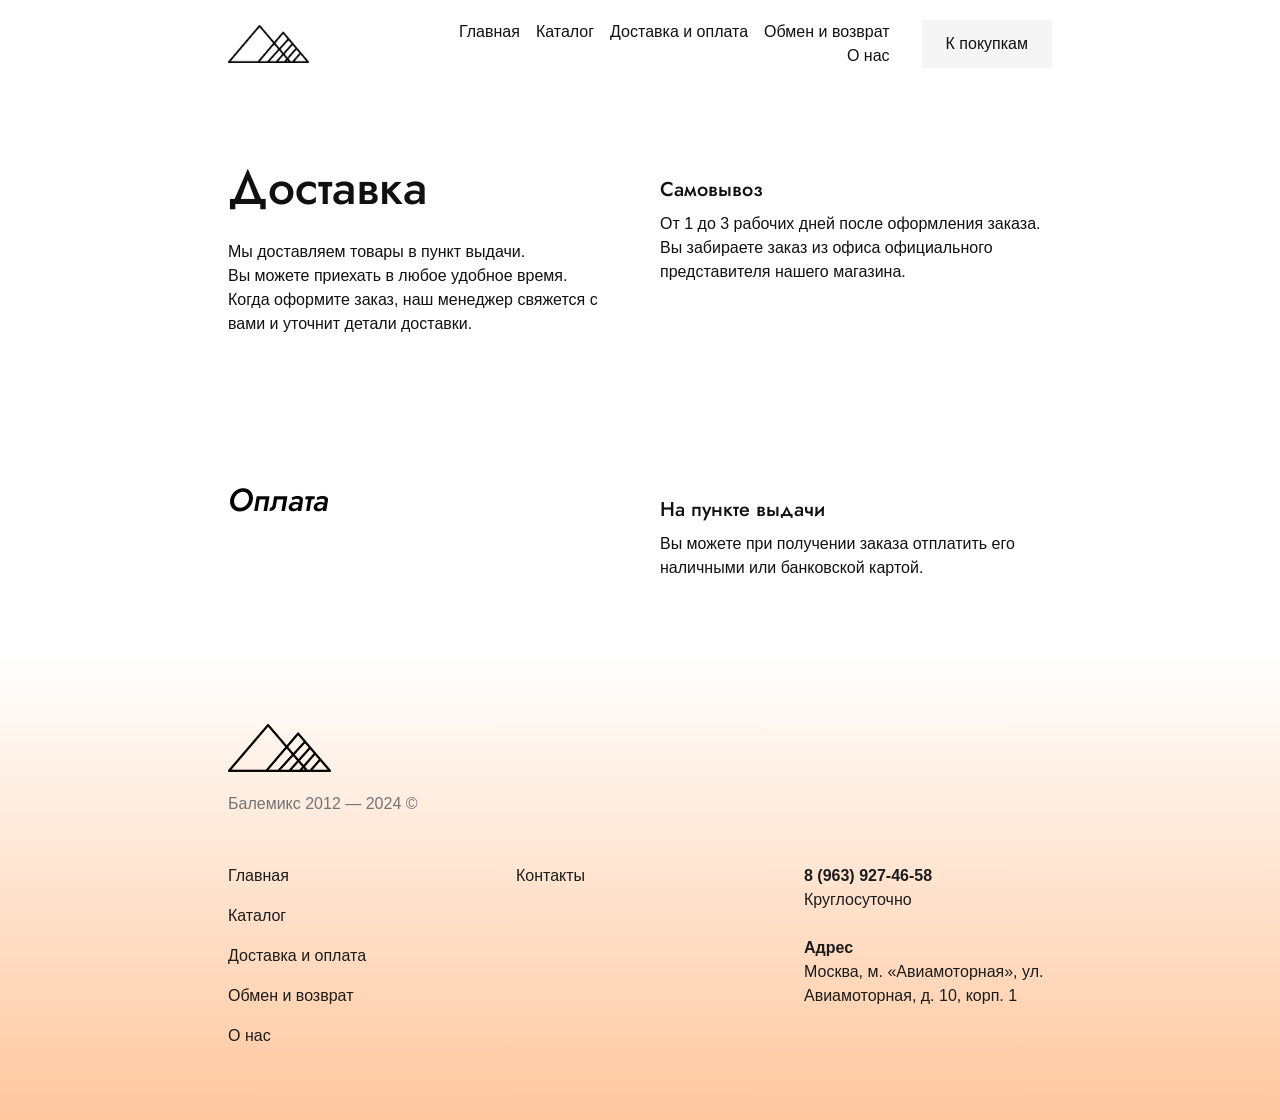
<file: delivery-payment/index.html>
<!DOCTYPE html>
<html lang="ru">
<head>
    <meta charset="utf-8">
    <title>Доставка и оплата</title>
    <meta name="description"
          content="Доставка и оплата"/>
    <meta name="keywords" content="" />
    <meta name="viewport" content="width=device-width, initial-scale=1">

    <meta property="og:title" content="Доставка и оплата" />
    <meta property="og:description" content="" />
    <meta property="og:image" content="../assets/img/07930fa2-dbb9-4706-8bd8-1e1a96b12a03-5475560.png" />

    <meta name="twitter:title" content="Доставка и оплата" />
    <meta name="twitter:description" content="" />
    <meta name="twitter:image" content="../assets/img/07930fa2-dbb9-4706-8bd8-1e1a96b12a03-5475560.png" />
    <meta name="twitter:card" content="summary_large_image" />



        <link rel="preconnect" href="https://259506.selcdn.ru" />

        <link rel="stylesheet" href="../assets/styles/styles-core.css" />

        <link rel="icon" type="image/jpeg" sizes="16x16" href="../assets/img/71edf6d5-4ac1-430a-a5c4-ca6ea90921f1-11419040.jpeg">
        <link rel="icon" type="image/jpeg" sizes="32x32" href="../assets/img/71edf6d5-4ac1-430a-a5c4-ca6ea90921f1-11419041.jpeg">
        <link rel="icon" type="image/jpeg" sizes="120x120" href="../assets/img/71edf6d5-4ac1-430a-a5c4-ca6ea90921f1-11419043.jpeg">
        <link rel="apple-touch-icon" type="image/jpeg" sizes="120x120" href="../assets/img/71edf6d5-4ac1-430a-a5c4-ca6ea90921f1-11419043.jpeg">
        <link rel="icon" type="image/jpeg" sizes="180x180" href="../assets/img/71edf6d5-4ac1-430a-a5c4-ca6ea90921f1-11419042.jpeg">
        <link rel="apple-touch-icon" type="image/jpeg" sizes="180x180" href="../assets/img/71edf6d5-4ac1-430a-a5c4-ca6ea90921f1-11419042.jpeg">
        <link rel="preconnect" href="https://fonts.googleapis.com">
        <link rel="preconnect" href="https://fonts.gstatic.com">
        <link rel="stylesheet" href="https://fonts.googleapis.com/css?family&#x3D;Jost:500&amp;subset&#x3D;all&amp;display&#x3D;swap">
        <link rel="stylesheet" href="https://s.tb.ru/uploads/fonts/pt-root-ui/regular.css">



</head>

<body class="sb-body sb-body_with-footer  font-jost-pt-root-ui sb-content-size_m sb-buttons-border_square">
<div class="site-wrapper" tabindex="0">
             <section data-type="header" id="iktdjss" class="s-header-type-1 sb-text-dark"><link
                            id="header-type-1"
                            rel="stylesheet"
                            href="../assets/styles/header-type-1.css"
                        /><div class=" sb-background" style="background: #FFFFFF;"></div><div class="sb-container"><div class="s-header-type-1__wrapper js-wrapper   s-header-type-1__wrapper_right-align-links   ">  <div class="s-header-type-1__burger js-burger  s-header-type-1__mark-links   s-header-type-1__mark-button "><span class="s-header-type-1__burger-line"></span></div>    <a href="/" target="_self" class="sb-logotype-wrapper sb-logotype-wrapper_adaptive_size-m"><img class="lazy sb-logotype-wrapper__image" src="../assets/img/07930fa2-dbb9-4706-8bd8-1e1a96b12a03-5475560.png" alt="Изображение"></a>    <div class="s-header-type-1__menu-wrapper js-menu "><nav class="s-header-type-1__menu">  <div class=" sb-background sb-background" style="background: #FFFFFF;"></div>   <ul class="s-header-type-1__link-wrapper">  <li class="s-header-type-1__link-item sb-submenu-link">   <a href="https://balemicsstore.tb.ru"  class="s-header-type-1__link sb-font-p3"    >   Главная   </a>    </li>  <li class="s-header-type-1__link-item sb-submenu-link">   <a href="https://balemicsstore.tb.ru/catalog"  class="s-header-type-1__link sb-font-p3"    >   Каталог   </a>    </li>  <li class="s-header-type-1__link-item sb-submenu-link">   <a href="https://balemicsstore.tb.ru/delivery-payment"  class="s-header-type-1__link sb-font-p3"    >   Доставка и оплата   </a>    </li>  <li class="s-header-type-1__link-item sb-submenu-link">   <a href="https://balemicsstore.tb.ru/returns"  class="s-header-type-1__link sb-font-p3"    >   Обмен и возврат   </a>    </li>  <li class="s-header-type-1__link-item sb-submenu-link">   <a href="https://balemicsstore.tb.ru/brand"  class="s-header-type-1__link sb-font-p3"    >   О нас   </a>    </li>  </ul>     <a href="https://balemicsstore.tb.ru/catalog"    class="s-header-type-1__button sb-button-secondary sb-button-scheme-dark sb-button-type_filled" style="background-color: rgba(0,0,0,0.04)"   >   К покупкам   </a>    </nav></div>   <a href="https://balemicsstore.tb.ru/catalog"    class="s-header-type-1__button s-header-type-1__button_tablet-visible sb-button-secondary sb-button-scheme-dark sb-button-type_filled" style="background-color: rgba(0,0,0,0.04)"   >   К покупкам   </a>    </div></div> </section>                <section data-type="text-list" id="owpuvit" class="s-text-list-type-1 sb-text-dark sb-padding-top_l sb-padding-bottom_l"><link
                            id="text-list-type-1"
                            rel="stylesheet"
                            href="../assets/styles/text-list-type-1.css"
                        /><div class=" sb-background" style="background: #fff;"></div><div class="sb-container"><div class="sb-row s-text-list-type-1__row">   <div class="sb-col_lg-6 sb-col_md-6 sb-col_sm-6 sb-col_xs-12"><h2 class="s-text-list-type-1__title sb-font-h2 sb-font-title sb-m-12-bottom">Доставка</h2> <div class="s-text-list-type-1__description sb-m-5-bottom sb-font-p3">Мы доставляем товары в пункт выдачи.<br>Вы можете приехать в любое удобное время.<br>Когда оформите заказ, наш менеджер свяжется с вами и  уточнит детали доставки.</div></div>    <div class="sb-col_xs-12 s-text-list-type-1__items-column  sb-col_lg-6 sb-col_md-6 sb-col_sm-6 "><div class="sb-row">  <div class="s-text-list-type-1__item-wrapper sb-col_lg-12 sb-col_md-12 sb-col_sm-12 sb-col_xs-12"><div class="s-text-list-type-1__item"><h5 class="sb-font-h5 sb-font-title sb-m-21-bottom">Самовывоз</h5> <div class="s-text-list-type-1__item-description sb-m-6-bottom sb-font-p3">От 1 до 3 рабочих дней после оформления заказа. Вы забираете заказ из офиса официального представителя нашего магазина.</div></div></div>  </div></div>  </div></div> </section>                <section data-type="text-list" id="bjaizdx" class="s-text-list-type-1 sb-text-dark sb-padding-top_l sb-padding-bottom_l"><link
                            id="text-list-type-1"
                            rel="stylesheet"
                            href="../assets/styles/text-list-type-1.css"
                        /><div class=" sb-background" style="background: #fff;"></div><div class="sb-container"><div class="sb-row s-text-list-type-1__row">   <div class="sb-col_lg-6 sb-col_md-6 sb-col_sm-6 sb-col_xs-12"><h3 class="s-text-list-type-1__title s-text-list-type-1__title_without-description sb-align-left sb-font-h3 sb-font-title sb-m-14-bottom"><i><font style="color: #000000;">Оплата</font></i></h3> </div>    <div class="sb-col_xs-12 s-text-list-type-1__items-column  sb-col_lg-6 sb-col_md-6 sb-col_sm-6 "><div class="sb-row">  <div class="s-text-list-type-1__item-wrapper sb-col_lg-12 sb-col_md-12 sb-col_sm-12 sb-col_xs-12"><div class="s-text-list-type-1__item"><h5 class="sb-font-h5 sb-font-title sb-m-21-bottom">На пункте выдачи</h5> <div class="s-text-list-type-1__item-description sb-m-6-bottom sb-font-p3">Вы можете при получении заказа отплатить его наличными или банковской картой.</div></div></div>  </div></div>  </div></div> </section>                    <section data-type="footer-customer" id="lvqxeqa" class="s-footer-customer-type-5 sb-text-dark sb-padding-top_l sb-padding-bottom_l"><link
                            id="footer-customer-type-5"
                            rel="stylesheet"
                            href="../assets/styles/footer-customer-type-5.css"
                        /><div class=" sb-background" style="background: linear-gradient(0deg, #ffc79e, #ffffff);"></div><div class="sb-container"><div class="sb-row sb-m-clear-bottom">  <div class="s-footer-customer-type-5__logo-column sb-col_xs-12 sb-col_sm-12 sb-col_md-12 sb-m-clear-bottom   sb-col_lg-4  ">   <a href="/" target="_self" class="sb-logotype-wrapper s-footer-customer-type-5__image-wrapper sb-logotype-wrapper_fixed_size-m"><img class="lazy sb-logotype-wrapper__image" src="../assets/img/284abecf-3a85-4808-b44e-bc388f82b2d1-5476691.png" alt="Изображение"></a>   <div class="sb-text-opacity sb-font-p3"><font style="color: #747474;">Балемикс 2012 — 2024 ©</font></div></div>   <div class="s-footer-customer-type-5__links sb-col_xs-12 sb-col_sm-12   sb-col_md-8 sb-col_lg-5  "><nav class="sb-row s-footer-customer-type-5__links-row"><ul class="sb-col_xs-12 sb-col_sm-5 sb-col_md-6 sb-col_lg-5">   <li class="s-footer-customer-type-5__link-wrapper">  <a href="https://balemicsstore.tb.ru"  class="s-footer-customer-type-5__link sb-font-p3" style="color: #1C1C1C"   >   Главная   </a>  </li>     <li class="s-footer-customer-type-5__link-wrapper">  <a href="https://balemicsstore.tb.ru/catalog"  class="s-footer-customer-type-5__link sb-font-p3" style="color: #1C1C1C"   >   Каталог   </a>  </li>     <li class="s-footer-customer-type-5__link-wrapper">  <a href="https://balemicsstore.tb.ru/delivery-payment"  class="s-footer-customer-type-5__link sb-font-p3" style="color: #1C1C1C"   >   Доставка и оплата   </a>  </li>     <li class="s-footer-customer-type-5__link-wrapper">  <a href="https://balemicsstore.tb.ru/returns"  class="s-footer-customer-type-5__link sb-font-p3" style="color: #1C1C1C"   >   Обмен и возврат   </a>  </li>     <li class="s-footer-customer-type-5__link-wrapper">  <a href="https://balemicsstore.tb.ru/brand"  class="s-footer-customer-type-5__link sb-font-p3" style="color: #1C1C1C"   >   О нас   </a>  </li>       </ul><ul class="sb-col_xs-12 sb-col_sm-5 sb-col_md-6 sb-col_lg-7">                  <li class="s-footer-customer-type-5__link-wrapper">  <a href=""    class="s-footer-customer-type-5__link sb-font-p3" style="color: #1C1C1C"   >   Контакты   </a>  </li>    </ul></nav></div>   <div class="sb-col_xs-12 sb-col_sm-12  sb-col_md-4 sb-col_lg-3 "><div class="sb-font-p3"><font style="color: #1c1c1c;"><b style="">8 (963) 927-46-58</b><br>Круглосуточно<br><br><b style="">Адрес</b><br>Москва, м. «Авиамоторная», ул. Авиамоторная, д. 10, корп. 1</font></div></div>  </div></div> </section> </div>

<template id="popups-stash">
</template>

<template id="popups-images-stash">
</template>

<script>
    window.tbConfig={"inFrame":false,"enableLazyLoading":false,"enableJsLazyLoading":false,"enableDynamicGoods":true,"isPreviewMode":false,"hasPromocodes":false,"posScriptUrl":"https://forma.tinkoff.ru/static/onlineScript.js","enableMessengerLazyLoading":true,"enableCssScrollSnapSlider":true,"usePublicSitesOrdersApi":false,"yandexMapsApiKey":"a9eba83c-b342-4dfe-ab11-2c7cbd6839cb","cartHash":"U2FsdGVkX1/6yKknKRmYvBuCiOhSOoO778e+bPrWhUx42/qB13blsvppvVGqrF54LuoF2n0SYYK1NPSJvRSe/oMkqzLs5EBVU+VOf8LHtYkAsLcI91TGx+x6zLIr/J5u","enableSitesCheckoutIntegration":false,"staticPath":"https://e26f86a1-a349-40e0-9864-90f0278f7cc5.selcdn.net/tb/0.1.704"};
    window.tbConfig.isExported=true;window.tbConfig.exportedApiUrl='https://a.tb.ru';
    window.tbConfig.apiUrl=!window.tbConfig.isExported ? '' : window.tbConfig.exportedApiUrl;
    window.tbConfig.isModern='noModule'in HTMLScriptElement.prototype;
    (function (){var n,o="chrome"in window,e="InstallTrigger"in window;function t(n){var o=document.createElement("script");return o.src="".concat(window.tbConfig.staticPath,"/js/").concat(n),window.tbConfig.isModern&&(o.type="module",o.src=o.src.replace(".js",".modern.js")),o.defer=!0,o}function d(n){var o=t(n);document.head.appendChild(o)}window.tbConfig.enableLazyLoading&&d("lazy-load.js"),"attachShadow"in Element.prototype||d("lit-polyfill-support.js"),d("webcomponents-loader.js"),o||e||d("smoothscroll.js"),n=t("front.js"),document.addEventListener("DOMContentLoaded",(function(){document.head.appendChild(n)}));})()
</script>

    <link rel="stylesheet" href="../assets/styles/size-m.css" />
    <link rel="stylesheet" href="../assets/styles/popups.css" />
    <link rel="stylesheet" href="../assets/styles/styles-helpers.css" />


    <section data-type="footer" class="s-footer"><link
                    id="footer"
                    rel="stylesheet"
                    href="../assets/styles/footer.css"
    </section>
</body>
</html>
</file>
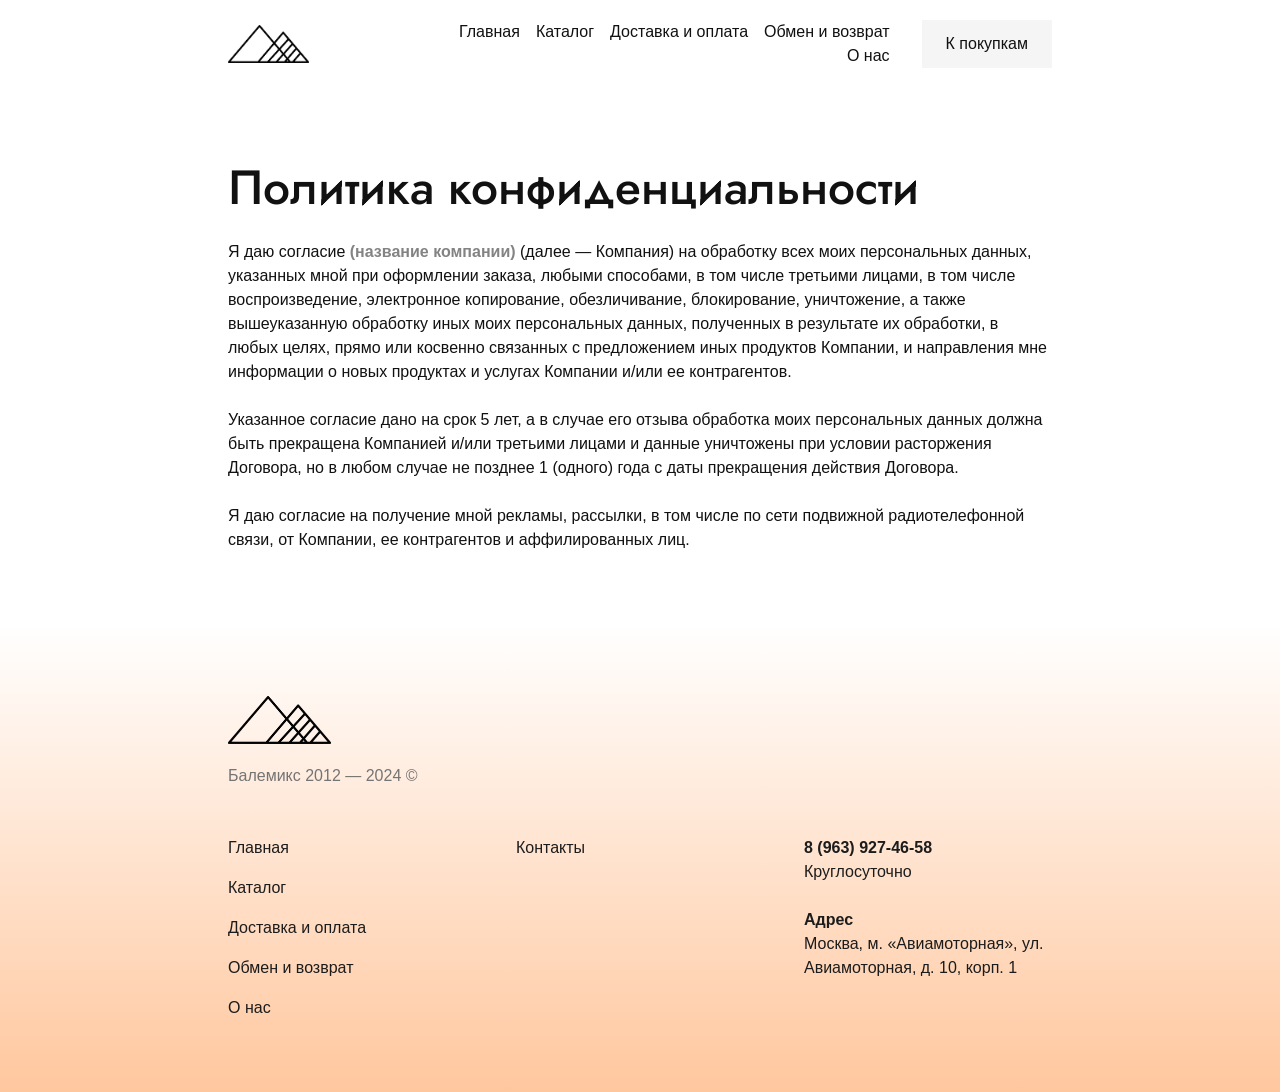
<file: privacy-policy/index.html>
<!DOCTYPE html>
<html lang="ru">
<head>
    <meta charset="utf-8">
    <title>Политика конфиденциальности</title>
    <meta name="description"
          content="Политика конфиденциальности"/>
    <meta name="keywords" content="" />
    <meta name="viewport" content="width=device-width, initial-scale=1">

    <meta property="og:title" content="Политика конфиденциальности" />
    <meta property="og:description" content="" />
    <meta property="og:image" content="../assets/img/07930fa2-dbb9-4706-8bd8-1e1a96b12a03-5475560.png" />

    <meta name="twitter:title" content="Политика конфиденциальности" />
    <meta name="twitter:description" content="" />
    <meta name="twitter:image" content="../assets/img/07930fa2-dbb9-4706-8bd8-1e1a96b12a03-5475560.png" />
    <meta name="twitter:card" content="summary_large_image" />



        <link rel="preconnect" href="https://259506.selcdn.ru" />

        <link rel="stylesheet" href="../assets/styles/styles-core.css" />

        <link rel="icon" type="image/jpeg" sizes="16x16" href="../assets/img/71edf6d5-4ac1-430a-a5c4-ca6ea90921f1-11419040.jpeg">
        <link rel="icon" type="image/jpeg" sizes="32x32" href="../assets/img/71edf6d5-4ac1-430a-a5c4-ca6ea90921f1-11419041.jpeg">
        <link rel="icon" type="image/jpeg" sizes="120x120" href="../assets/img/71edf6d5-4ac1-430a-a5c4-ca6ea90921f1-11419043.jpeg">
        <link rel="apple-touch-icon" type="image/jpeg" sizes="120x120" href="../assets/img/71edf6d5-4ac1-430a-a5c4-ca6ea90921f1-11419043.jpeg">
        <link rel="icon" type="image/jpeg" sizes="180x180" href="../assets/img/71edf6d5-4ac1-430a-a5c4-ca6ea90921f1-11419042.jpeg">
        <link rel="apple-touch-icon" type="image/jpeg" sizes="180x180" href="../assets/img/71edf6d5-4ac1-430a-a5c4-ca6ea90921f1-11419042.jpeg">
        <link rel="preconnect" href="https://fonts.googleapis.com">
        <link rel="preconnect" href="https://fonts.gstatic.com">
        <link rel="stylesheet" href="https://fonts.googleapis.com/css?family&#x3D;Jost:500&amp;subset&#x3D;all&amp;display&#x3D;swap">
        <link rel="stylesheet" href="https://s.tb.ru/uploads/fonts/pt-root-ui/regular.css">



</head>

<body class="sb-body sb-body_with-footer  font-jost-pt-root-ui sb-content-size_m sb-buttons-border_square">
<div class="site-wrapper" tabindex="0">
             <section data-type="header" id="skbbpmr" class="s-header-type-1 sb-text-dark"><link
                            id="header-type-1"
                            rel="stylesheet"
                            href="../assets/styles/header-type-1.css"
                        /><div class=" sb-background" style="background: #FFFFFF;"></div><div class="sb-container"><div class="s-header-type-1__wrapper js-wrapper   s-header-type-1__wrapper_right-align-links   ">  <div class="s-header-type-1__burger js-burger  s-header-type-1__mark-links   s-header-type-1__mark-button "><span class="s-header-type-1__burger-line"></span></div>    <a href="/" target="_self" class="sb-logotype-wrapper sb-logotype-wrapper_adaptive_size-m"><img class="lazy sb-logotype-wrapper__image" src="../assets/img/07930fa2-dbb9-4706-8bd8-1e1a96b12a03-5475560.png" alt="Изображение"></a>    <div class="s-header-type-1__menu-wrapper js-menu "><nav class="s-header-type-1__menu">  <div class=" sb-background sb-background" style="background: #FFFFFF;"></div>   <ul class="s-header-type-1__link-wrapper">  <li class="s-header-type-1__link-item sb-submenu-link">   <a href="https://balemicsstore.tb.ru"  class="s-header-type-1__link sb-font-p3"    >   Главная   </a>    </li>  <li class="s-header-type-1__link-item sb-submenu-link">   <a href="https://balemicsstore.tb.ru/catalog"  class="s-header-type-1__link sb-font-p3"    >   Каталог   </a>    </li>  <li class="s-header-type-1__link-item sb-submenu-link">   <a href="https://balemicsstore.tb.ru/delivery-payment"  class="s-header-type-1__link sb-font-p3"    >   Доставка и оплата   </a>    </li>  <li class="s-header-type-1__link-item sb-submenu-link">   <a href="https://balemicsstore.tb.ru/returns"  class="s-header-type-1__link sb-font-p3"    >   Обмен и возврат   </a>    </li>  <li class="s-header-type-1__link-item sb-submenu-link">   <a href="https://balemicsstore.tb.ru/brand"  class="s-header-type-1__link sb-font-p3"    >   О нас   </a>    </li>  </ul>     <a href="https://balemicsstore.tb.ru/catalog"    class="s-header-type-1__button sb-button-secondary sb-button-scheme-dark sb-button-type_filled" style="background-color: rgba(0,0,0,0.04)"   >   К покупкам   </a>    </nav></div>   <a href="https://balemicsstore.tb.ru/catalog"    class="s-header-type-1__button s-header-type-1__button_tablet-visible sb-button-secondary sb-button-scheme-dark sb-button-type_filled" style="background-color: rgba(0,0,0,0.04)"   >   К покупкам   </a>    </div></div> </section>                <section data-type="text" id="unpclit" class="s-text-type-1 sb-text-dark sb-padding-top_l sb-padding-bottom_l"><link
                            id="text-type-1"
                            rel="stylesheet"
                            href="../assets/styles/text-type-1.css"
                        /><div class=" sb-background" style="background: #fff;"></div><div class="sb-container"><div class="sb-row">  <div class="s-text-type-1__main sb-m-8-bottom  sb-col_12 "><div class="sb-row sb-m-clear-bottom"> <h2 class="sb-col_lg-10 sb-col_md-12 sb-col_sm-12 sb-col_xs-12 sb-font-h2 sb-font-title sb-m-12-bottom">Политика конфиденциальности</h2>  <div class="sb-col_lg-10 sb-col_md-12 sb-col_sm-12 sb-col_xs-12 sb-font-p3">Я даю согласие <b><font style="color: #838383;">(название компании)</font></b> (далее — Компания) на обработку всех моих персональных данных, указанных мной при оформлении заказа, любыми способами, в том числе третьими лицами, в том числе воспроизведение, электронное копирование, обезличивание, блокирование, уничтожение, а также вышеуказанную обработку иных моих персональных данных, полученных в результате их обработки, в любых целях, прямо или косвенно связанных с предложением иных продуктов Компании, и направления мне информации о новых продуктах и услугах Компании и/или ее контрагентов.<br><br>Указанное согласие дано на срок 5 лет, а в случае его отзыва обработка моих персональных данных должна быть прекращена Компанией и/или третьими лицами и данные уничтожены при условии расторжения Договора, но в любом случае не позднее 1 (одного) года с даты прекращения действия Договора.<br><br>Я даю согласие на получение мной рекламы, рассылки, в том числе по сети подвижной радиотелефонной связи, от Компании, ее контрагентов и аффилированных лиц.</div></div></div>   </div></div> </section>                     <section data-type="footer-customer" id="twakjyf" class="s-footer-customer-type-5 sb-text-dark sb-padding-top_l sb-padding-bottom_l"><link
                            id="footer-customer-type-5"
                            rel="stylesheet"
                            href="../assets/styles/footer-customer-type-5.css"
                        /><div class=" sb-background" style="background: linear-gradient(0deg, #ffc79e, #ffffff);"></div><div class="sb-container"><div class="sb-row sb-m-clear-bottom">  <div class="s-footer-customer-type-5__logo-column sb-col_xs-12 sb-col_sm-12 sb-col_md-12 sb-m-clear-bottom   sb-col_lg-4  ">   <a href="/" target="_self" class="sb-logotype-wrapper s-footer-customer-type-5__image-wrapper sb-logotype-wrapper_fixed_size-m"><img class="lazy sb-logotype-wrapper__image" src="../assets/img/284abecf-3a85-4808-b44e-bc388f82b2d1-5476691.png" alt="Изображение"></a>   <div class="sb-text-opacity sb-font-p3"><font style="color: #747474;">Балемикс 2012 — 2024 ©</font></div></div>   <div class="s-footer-customer-type-5__links sb-col_xs-12 sb-col_sm-12   sb-col_md-8 sb-col_lg-5  "><nav class="sb-row s-footer-customer-type-5__links-row"><ul class="sb-col_xs-12 sb-col_sm-5 sb-col_md-6 sb-col_lg-5">   <li class="s-footer-customer-type-5__link-wrapper">  <a href="https://balemicsstore.tb.ru"  class="s-footer-customer-type-5__link sb-font-p3" style="color: #1C1C1C"   >   Главная   </a>  </li>     <li class="s-footer-customer-type-5__link-wrapper">  <a href="https://balemicsstore.tb.ru/catalog"  class="s-footer-customer-type-5__link sb-font-p3" style="color: #1C1C1C"   >   Каталог   </a>  </li>     <li class="s-footer-customer-type-5__link-wrapper">  <a href="https://balemicsstore.tb.ru/delivery-payment"  class="s-footer-customer-type-5__link sb-font-p3" style="color: #1C1C1C"   >   Доставка и оплата   </a>  </li>     <li class="s-footer-customer-type-5__link-wrapper">  <a href="https://balemicsstore.tb.ru/returns"  class="s-footer-customer-type-5__link sb-font-p3" style="color: #1C1C1C"   >   Обмен и возврат   </a>  </li>     <li class="s-footer-customer-type-5__link-wrapper">  <a href="https://balemicsstore.tb.ru/brand"  class="s-footer-customer-type-5__link sb-font-p3" style="color: #1C1C1C"   >   О нас   </a>  </li>       </ul><ul class="sb-col_xs-12 sb-col_sm-5 sb-col_md-6 sb-col_lg-7">                  <li class="s-footer-customer-type-5__link-wrapper">  <a href=""    class="s-footer-customer-type-5__link sb-font-p3" style="color: #1C1C1C"   >   Контакты   </a>  </li>    </ul></nav></div>   <div class="sb-col_xs-12 sb-col_sm-12  sb-col_md-4 sb-col_lg-3 "><div class="sb-font-p3"><font style="color: #1c1c1c;"><b style="">8 (963) 927-46-58</b><br>Круглосуточно<br><br><b style="">Адрес</b><br>Москва, м. «Авиамоторная», ул. Авиамоторная, д. 10, корп. 1</font></div></div>  </div></div> </section> </div>

<template id="popups-stash">
</template>

<template id="popups-images-stash">
</template>

<script>
    window.tbConfig={"inFrame":false,"enableLazyLoading":false,"enableJsLazyLoading":false,"enableDynamicGoods":true,"isPreviewMode":false,"hasPromocodes":false,"posScriptUrl":"https://forma.tinkoff.ru/static/onlineScript.js","enableMessengerLazyLoading":true,"enableCssScrollSnapSlider":true,"usePublicSitesOrdersApi":false,"yandexMapsApiKey":"a9eba83c-b342-4dfe-ab11-2c7cbd6839cb","cartHash":"U2FsdGVkX19ue6kaGUIs5zntelEvRLEELIS+AyHKFapaJ9pJDFV6iyEYiBAo7Eb0KM1vM11dot6rpwUILAjvj/B23nUBKeFTzWJGmVApBA1icX3i9lPm1lc5qDnY/Mra","enableSitesCheckoutIntegration":false,"staticPath":"https://e26f86a1-a349-40e0-9864-90f0278f7cc5.selcdn.net/tb/0.1.704"};
    window.tbConfig.isExported=true;window.tbConfig.exportedApiUrl='https://a.tb.ru';
    window.tbConfig.apiUrl=!window.tbConfig.isExported ? '' : window.tbConfig.exportedApiUrl;
    window.tbConfig.isModern='noModule'in HTMLScriptElement.prototype;
    (function (){var n,o="chrome"in window,e="InstallTrigger"in window;function t(n){var o=document.createElement("script");return o.src="".concat(window.tbConfig.staticPath,"/js/").concat(n),window.tbConfig.isModern&&(o.type="module",o.src=o.src.replace(".js",".modern.js")),o.defer=!0,o}function d(n){var o=t(n);document.head.appendChild(o)}window.tbConfig.enableLazyLoading&&d("lazy-load.js"),"attachShadow"in Element.prototype||d("lit-polyfill-support.js"),d("webcomponents-loader.js"),o||e||d("smoothscroll.js"),n=t("front.js"),document.addEventListener("DOMContentLoaded",(function(){document.head.appendChild(n)}));})()
</script>

    <link rel="stylesheet" href="../assets/styles/size-m.css" />
    <link rel="stylesheet" href="../assets/styles/popups.css" />
    <link rel="stylesheet" href="../assets/styles/styles-helpers.css" />


    <section data-type="footer" class="s-footer"><link
                    id="footer"
                    rel="stylesheet"
                    href="../assets/styles/footer.css"
    </section>
</body>
</html>
</file>
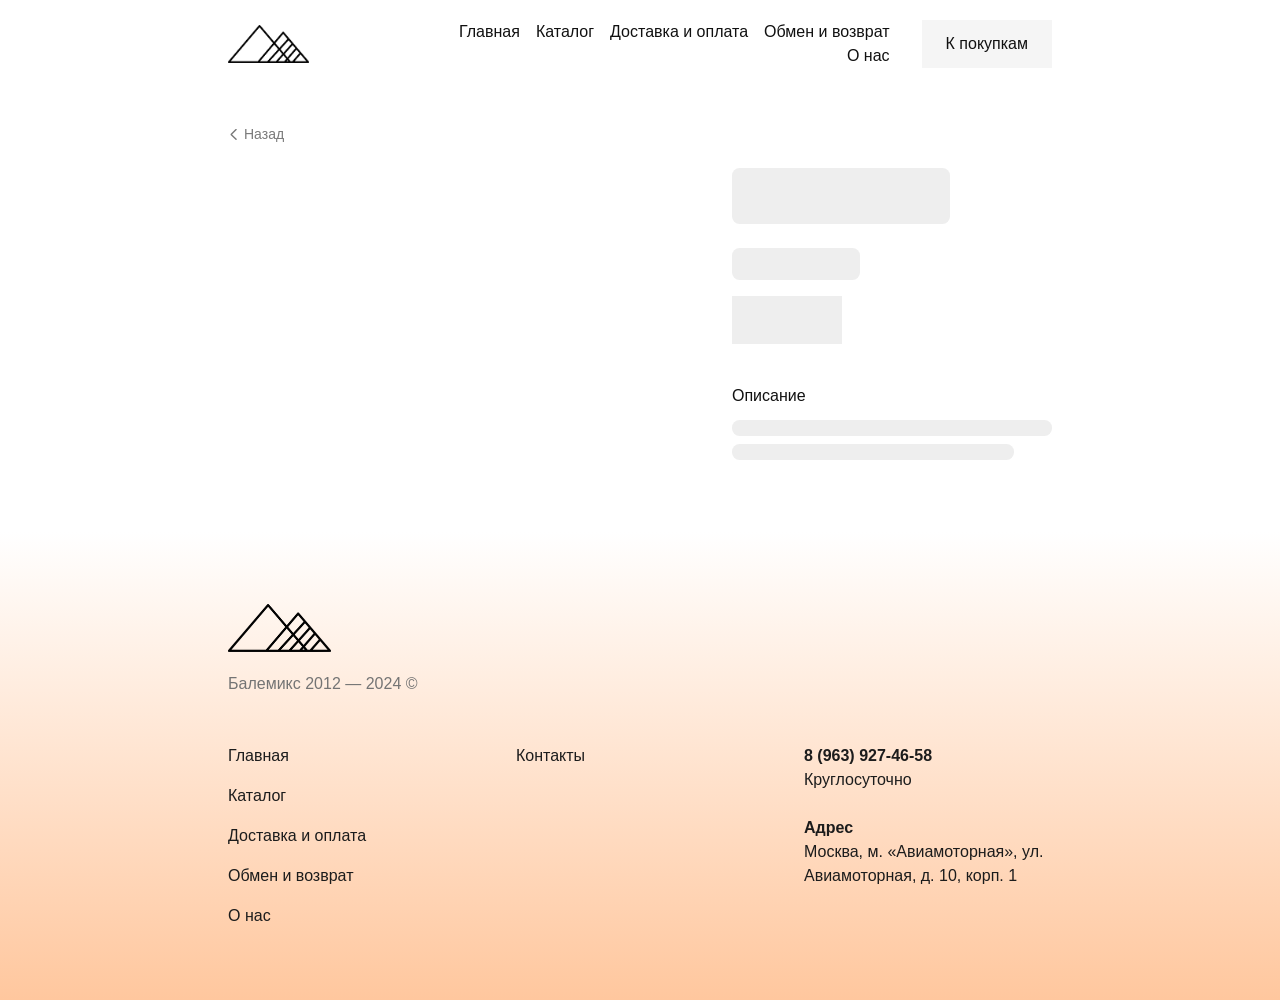
<file: product-jaqnhas/index.html>
<!DOCTYPE html>
<html lang="ru">
<head>
    <meta charset="utf-8">
    <title>Товар</title>
    <meta name="description"
          content="Товар"/>
    <meta name="keywords" content="" />
    <meta name="viewport" content="width=device-width, initial-scale=1">

    <meta property="og:title" content="Товар" />
    <meta property="og:description" content="" />
    <meta property="og:image" content="../assets/img/07930fa2-dbb9-4706-8bd8-1e1a96b12a03-5475560.png" />

    <meta name="twitter:title" content="Товар" />
    <meta name="twitter:description" content="" />
    <meta name="twitter:image" content="../assets/img/07930fa2-dbb9-4706-8bd8-1e1a96b12a03-5475560.png" />
    <meta name="twitter:card" content="summary_large_image" />



        <link rel="preconnect" href="https://259506.selcdn.ru" />

        <link rel="stylesheet" href="../assets/styles/styles-core.css" />

        <link rel="icon" type="image/jpeg" sizes="16x16" href="../assets/img/71edf6d5-4ac1-430a-a5c4-ca6ea90921f1-11419040.jpeg">
        <link rel="icon" type="image/jpeg" sizes="32x32" href="../assets/img/71edf6d5-4ac1-430a-a5c4-ca6ea90921f1-11419041.jpeg">
        <link rel="icon" type="image/jpeg" sizes="120x120" href="../assets/img/71edf6d5-4ac1-430a-a5c4-ca6ea90921f1-11419043.jpeg">
        <link rel="apple-touch-icon" type="image/jpeg" sizes="120x120" href="../assets/img/71edf6d5-4ac1-430a-a5c4-ca6ea90921f1-11419043.jpeg">
        <link rel="icon" type="image/jpeg" sizes="180x180" href="../assets/img/71edf6d5-4ac1-430a-a5c4-ca6ea90921f1-11419042.jpeg">
        <link rel="apple-touch-icon" type="image/jpeg" sizes="180x180" href="../assets/img/71edf6d5-4ac1-430a-a5c4-ca6ea90921f1-11419042.jpeg">
        <link rel="preconnect" href="https://fonts.googleapis.com">
        <link rel="preconnect" href="https://fonts.gstatic.com">
        <link rel="stylesheet" href="https://fonts.googleapis.com/css?family&#x3D;Jost:500&amp;subset&#x3D;all&amp;display&#x3D;swap">
        <link rel="stylesheet" href="https://s.tb.ru/uploads/fonts/pt-root-ui/regular.css">



</head>

<body class="sb-body sb-body_with-footer  font-jost-pt-root-ui sb-content-size_m sb-buttons-border_square">
<div class="site-wrapper" tabindex="0">
             <section data-type="header" id="jocdpco" class="s-header-type-1 sb-text-dark"><link
                            id="header-type-1"
                            rel="stylesheet"
                            href="../assets/styles/header-type-1.css"
                        /><div class=" sb-background" style="background: #FFFFFF;"></div><div class="sb-container"><div class="s-header-type-1__wrapper js-wrapper   s-header-type-1__wrapper_right-align-links   ">  <div class="s-header-type-1__burger js-burger  s-header-type-1__mark-links   s-header-type-1__mark-button "><span class="s-header-type-1__burger-line"></span></div>    <a href="/" target="_self" class="sb-logotype-wrapper sb-logotype-wrapper_adaptive_size-m"><img class="lazy sb-logotype-wrapper__image" src="../assets/img/07930fa2-dbb9-4706-8bd8-1e1a96b12a03-5475560.png" alt="Изображение"></a>    <div class="s-header-type-1__menu-wrapper js-menu "><nav class="s-header-type-1__menu">  <div class=" sb-background sb-background" style="background: #FFFFFF;"></div>   <ul class="s-header-type-1__link-wrapper">  <li class="s-header-type-1__link-item sb-submenu-link">   <a href="https://balemicsstore.tb.ru"  class="s-header-type-1__link sb-font-p3"    >   Главная   </a>    </li>  <li class="s-header-type-1__link-item sb-submenu-link">   <a href="https://balemicsstore.tb.ru/catalog"  class="s-header-type-1__link sb-font-p3"    >   Каталог   </a>    </li>  <li class="s-header-type-1__link-item sb-submenu-link">   <a href="https://balemicsstore.tb.ru/delivery-payment"  class="s-header-type-1__link sb-font-p3"    >   Доставка и оплата   </a>    </li>  <li class="s-header-type-1__link-item sb-submenu-link">   <a href="https://balemicsstore.tb.ru/returns"  class="s-header-type-1__link sb-font-p3"    >   Обмен и возврат   </a>    </li>  <li class="s-header-type-1__link-item sb-submenu-link">   <a href="https://balemicsstore.tb.ru/brand"  class="s-header-type-1__link sb-font-p3"    >   О нас   </a>    </li>  </ul>     <a href="https://balemicsstore.tb.ru/catalog"    class="s-header-type-1__button sb-button-secondary sb-button-scheme-dark sb-button-type_filled" style="background-color: rgba(0,0,0,0.04)"   >   К покупкам   </a>    </nav></div>   <a href="https://balemicsstore.tb.ru/catalog"    class="s-header-type-1__button s-header-type-1__button_tablet-visible sb-button-secondary sb-button-scheme-dark sb-button-type_filled" style="background-color: rgba(0,0,0,0.04)"   >   К покупкам   </a>    </div></div> </section>                <section data-type="product-page" data-subtype="type-1" data-goods-id="jaqnhas" id="ixpdnsg" class="s-product-page-type-1 sb-padding-top_m sb-padding-bottom_l sb-text-dark sb-skeleton"><link
                            id="product-page-type-1"
                            rel="stylesheet"
                            href="../assets/styles/product-page-type-1.css"
                        /> <div class=" sb-background sb-background" style="background: #fff;"></div> <div class="sb-container"><div class="s-product-page-type-1__back"><a class="back-link" aria-label="Вернуться назад"><svg class="back-link-icon" width="12" height="13" viewBox="0 0 12 13" fill="none" xmlns="http://www.w3.org/2000/svg"><path fill-rule="evenodd" clip-rule="evenodd" d="M2.58225 6.20351C2.3685 6.41726 2.25 6.69851 2.25 6.99851C2.25 7.30076 2.3685 7.58351 2.58225 7.79501L7.707 12.7803C8.00325 13.0728 8.48175 13.0728 8.778 12.7803C9.07425 12.4878 9.07425 12.0123 8.778 11.7205L3.921 6.99851L8.778 2.27801C9.07425 1.98551 9.07425 1.51001 8.778 1.21676C8.48175 0.924258 8.00325 0.924259 7.707 1.21826L2.58225 6.20276L2.58225 6.20351Z" fill="currentColor"/></svg> <span class="back-link-text sb-font-p4 sb-text-opacity">Назад</span></a></div><div class="sb-row sb-m-5-bottom-minus"><div class="sb-col_lg-7 sb-col_md-7 sb-col_sm-12 sb-col_xs-12 sb-m-5-bottom"><div class="s-product-page-type-1__image-wrapper">  <div class="s-product-page-type-1__slider-element"><div class="sb-image-square sb-skeleton__image sb-skeleton__image_without-radius"><img data-image-id="788dd040-90ff-42cc-81f0-343ceadb893f" class="sb-image-crop sb-image-crop_loaded lazy js-cart-goods-image" src="../assets/img/788dd040-90ff-42cc-81f0-343ceadb893f-11508882.jpeg" alt="Купить Dual-Ended Long-Wear Cream Stick"></div></div>  <div class="s-product-page-type-1__slider">   </div></div></div><div class="s-product-page-type-1__content sb-col_lg-5 sb-col_md-5 sb-col_sm-12 sb-col_xs-12 sb-m-5-bottom">  <h2 class="s-product-page-type-1__title sb-pre-wrap sb-skeleton__title sb-font-h2 sb-font-title sb-m-12-bottom" data-goods-field="title">Dual-Ended Long-Wear Cream Stick</h2><div class="s-product-page-type-1__prices-wrapper sb-m-17-bottom"><div class="s-product-page-type-1__prices"><h4 class="s-product-page-type-1__price sb-skeleton__price sb-font-h4 sb-font-title" data-goods-field="priceFull">4950 ₽</h4>  <div class="s-product-page-type-1__old-price sb-text-additional sb-crossed sb-skeleton__price sb-font-p1" data-goods-field="priceOldFull" aria-label="Цена без скидки "></div></div></div><div class="s-product-page-type-1__selects sb-m-8-bottom js-goods-params_show sb-hidden"><div class="s-product-page-type-1__select js-goods-params-select"></div></div><div class="s-product-page-type-1__buttons sb-m-19-bottom-minus">  <button type="button" class="s-product-page-type-1__button sb-button-primary sb-m-19-bottom sb-skeleton__button"   data-cart-goods-id="jaqnhas"   >   В корзину   </button>   </div>  <div class="s-product-page-type-1__description sb-m-5-top sb-m-clear-bottom">  <div class="s-product-page-type-1__description-title sb-font-p3 sb-m-22-bottom">Описание</div>   <div class="sb-text-opacity sb-pre-wrap sb-text-editor sb-skeleton__text sb-font-p3" data-goods-field="descriptionFull">Наши легендарные стойкие тени для век в карандаше теперь в формате двухстороннего стика! Теперь благодаря паре идеально дополняющих друг друга матовых и мерцающих оттенков делать макияж еще удобнее. Создавайте образы, которые будут держаться 24 часа благодаря стойкой, ультракремовой формуле, а также оттенкам, подходящим для всех тонов кожи.                                                                                                                                                                                   Продукт тени для век                                                                                                                                           Тип кожи для всех типов кожи<br>Финиш матовый<br>Вес 1.6 г<br>Производство Италия</div></div>  </div></div></div> </section>                  <section data-type="footer-customer" id="tckihvm" class="s-footer-customer-type-5 sb-text-dark sb-padding-top_l sb-padding-bottom_l"><link
                            id="footer-customer-type-5"
                            rel="stylesheet"
                            href="../assets/styles/footer-customer-type-5.css"
                        /><div class=" sb-background" style="background: linear-gradient(0deg, #ffc79e, #ffffff);"></div><div class="sb-container"><div class="sb-row sb-m-clear-bottom">  <div class="s-footer-customer-type-5__logo-column sb-col_xs-12 sb-col_sm-12 sb-col_md-12 sb-m-clear-bottom   sb-col_lg-4  ">   <a href="/" target="_self" class="sb-logotype-wrapper s-footer-customer-type-5__image-wrapper sb-logotype-wrapper_fixed_size-m"><img class="lazy sb-logotype-wrapper__image" src="../assets/img/284abecf-3a85-4808-b44e-bc388f82b2d1-5476691.png" alt="Изображение"></a>   <div class="sb-text-opacity sb-font-p3"><font style="color: #747474;">Балемикс 2012 — 2024 ©</font></div></div>   <div class="s-footer-customer-type-5__links sb-col_xs-12 sb-col_sm-12   sb-col_md-8 sb-col_lg-5  "><nav class="sb-row s-footer-customer-type-5__links-row"><ul class="sb-col_xs-12 sb-col_sm-5 sb-col_md-6 sb-col_lg-5">   <li class="s-footer-customer-type-5__link-wrapper">  <a href="https://balemicsstore.tb.ru"  class="s-footer-customer-type-5__link sb-font-p3" style="color: #1C1C1C"   >   Главная   </a>  </li>     <li class="s-footer-customer-type-5__link-wrapper">  <a href="https://balemicsstore.tb.ru/catalog"  class="s-footer-customer-type-5__link sb-font-p3" style="color: #1C1C1C"   >   Каталог   </a>  </li>     <li class="s-footer-customer-type-5__link-wrapper">  <a href="https://balemicsstore.tb.ru/delivery-payment"  class="s-footer-customer-type-5__link sb-font-p3" style="color: #1C1C1C"   >   Доставка и оплата   </a>  </li>     <li class="s-footer-customer-type-5__link-wrapper">  <a href="https://balemicsstore.tb.ru/returns"  class="s-footer-customer-type-5__link sb-font-p3" style="color: #1C1C1C"   >   Обмен и возврат   </a>  </li>     <li class="s-footer-customer-type-5__link-wrapper">  <a href="https://balemicsstore.tb.ru/brand"  class="s-footer-customer-type-5__link sb-font-p3" style="color: #1C1C1C"   >   О нас   </a>  </li>       </ul><ul class="sb-col_xs-12 sb-col_sm-5 sb-col_md-6 sb-col_lg-7">                  <li class="s-footer-customer-type-5__link-wrapper">  <a href=""    class="s-footer-customer-type-5__link sb-font-p3" style="color: #1C1C1C"   >   Контакты   </a>  </li>    </ul></nav></div>   <div class="sb-col_xs-12 sb-col_sm-12  sb-col_md-4 sb-col_lg-3 "><div class="sb-font-p3"><font style="color: #1c1c1c;"><b style="">8 (963) 927-46-58</b><br>Круглосуточно<br><br><b style="">Адрес</b><br>Москва, м. «Авиамоторная», ул. Авиамоторная, д. 10, корп. 1</font></div></div>  </div></div> </section> </div>

<template id="popups-stash">
</template>

<template id="popups-images-stash">
</template>

<script>
    window.tbConfig={"inFrame":false,"enableLazyLoading":false,"enableJsLazyLoading":false,"enableDynamicGoods":true,"isPreviewMode":false,"hasPromocodes":false,"posScriptUrl":"https://forma.tinkoff.ru/static/onlineScript.js","enableMessengerLazyLoading":true,"enableCssScrollSnapSlider":true,"usePublicSitesOrdersApi":false,"yandexMapsApiKey":"a9eba83c-b342-4dfe-ab11-2c7cbd6839cb","cartHash":"U2FsdGVkX18F0jy1mzO3bqxWrUVhvAvETiDr2+Z2RTH/JkjX/Jzkyt4hxgKW9rDA2hWM7+ky0K2UFz1CUEB79s5U5l2tBdXzmcnrqw4bMpQSWjAHVwQSeaqjd138zKVQ","enableSitesCheckoutIntegration":false,"staticPath":"https://e26f86a1-a349-40e0-9864-90f0278f7cc5.selcdn.net/tb/0.1.704"};
    window.tbConfig.isExported=true;window.tbConfig.exportedApiUrl='https://a.tb.ru';
    window.tbConfig.apiUrl=!window.tbConfig.isExported ? '' : window.tbConfig.exportedApiUrl;
    window.tbConfig.isModern='noModule'in HTMLScriptElement.prototype;
    (function (){var n,o="chrome"in window,e="InstallTrigger"in window;function t(n){var o=document.createElement("script");return o.src="".concat(window.tbConfig.staticPath,"/js/").concat(n),window.tbConfig.isModern&&(o.type="module",o.src=o.src.replace(".js",".modern.js")),o.defer=!0,o}function d(n){var o=t(n);document.head.appendChild(o)}window.tbConfig.enableLazyLoading&&d("lazy-load.js"),"attachShadow"in Element.prototype||d("lit-polyfill-support.js"),d("webcomponents-loader.js"),o||e||d("smoothscroll.js"),n=t("front.js"),document.addEventListener("DOMContentLoaded",(function(){document.head.appendChild(n)}));})()
</script>

    <link rel="stylesheet" href="../assets/styles/size-m.css" />
    <link rel="stylesheet" href="../assets/styles/popups.css" />
    <link rel="stylesheet" href="../assets/styles/styles-helpers.css" />


    <section data-type="footer" class="s-footer"><link
                    id="footer"
                    rel="stylesheet"
                    href="../assets/styles/footer.css"
    </section>
</body>
</html>
</file>
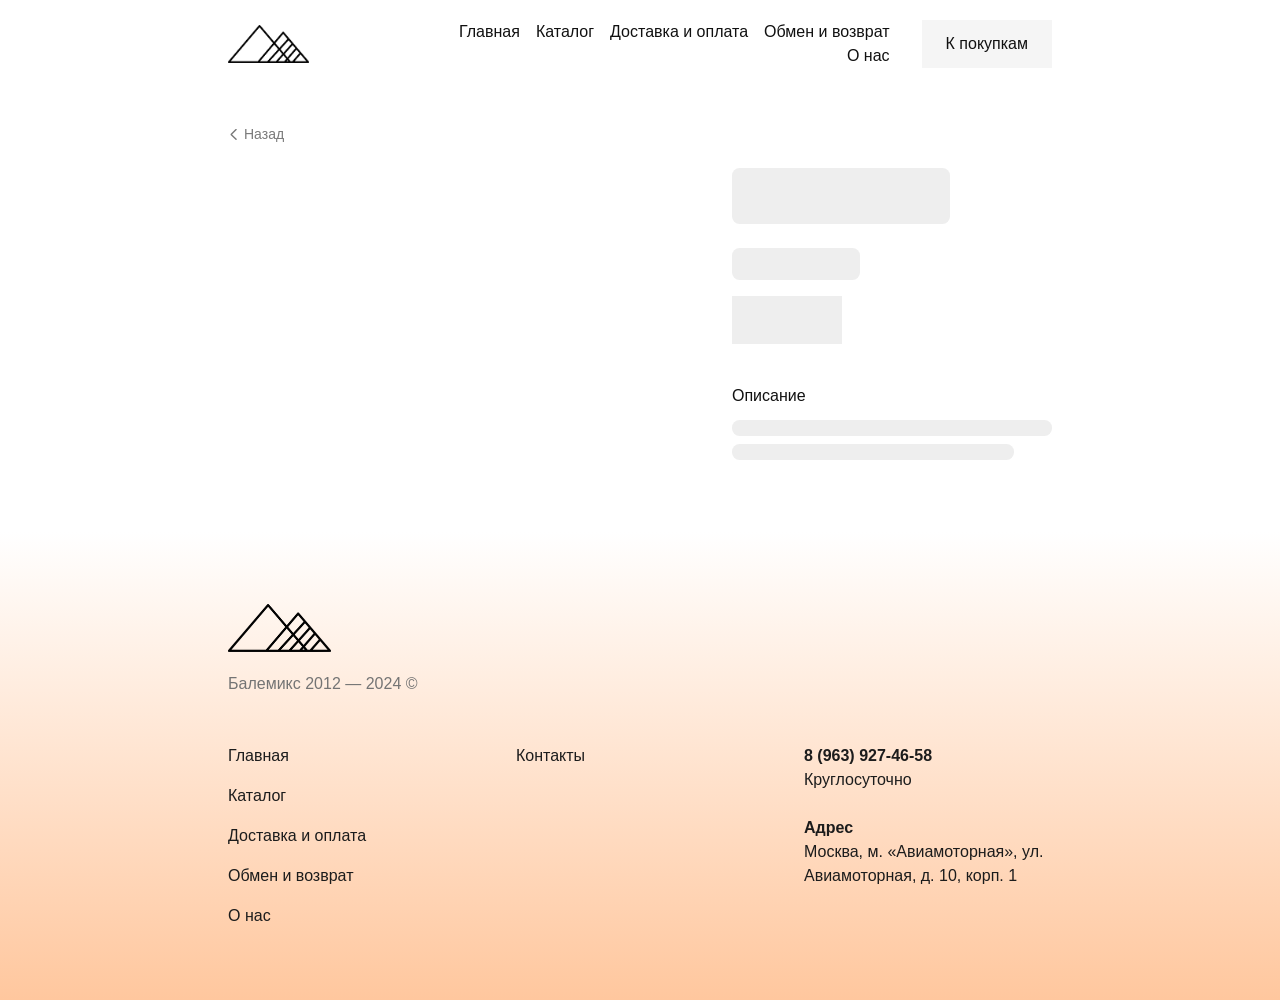
<file: product-vdlkjev/index.html>
<!DOCTYPE html>
<html lang="ru">
<head>
    <meta charset="utf-8">
    <title>Товар 2</title>
    <meta name="description"
          content="Товар 2"/>
    <meta name="keywords" content="" />
    <meta name="viewport" content="width=device-width, initial-scale=1">

    <meta property="og:title" content="Товар 2" />
    <meta property="og:description" content="" />
    <meta property="og:image" content="../assets/img/07930fa2-dbb9-4706-8bd8-1e1a96b12a03-5475560.png" />

    <meta name="twitter:title" content="Товар 2" />
    <meta name="twitter:description" content="" />
    <meta name="twitter:image" content="../assets/img/07930fa2-dbb9-4706-8bd8-1e1a96b12a03-5475560.png" />
    <meta name="twitter:card" content="summary_large_image" />



        <link rel="preconnect" href="https://259506.selcdn.ru" />

        <link rel="stylesheet" href="../assets/styles/styles-core.css" />

        <link rel="icon" type="image/jpeg" sizes="16x16" href="../assets/img/71edf6d5-4ac1-430a-a5c4-ca6ea90921f1-11419040.jpeg">
        <link rel="icon" type="image/jpeg" sizes="32x32" href="../assets/img/71edf6d5-4ac1-430a-a5c4-ca6ea90921f1-11419041.jpeg">
        <link rel="icon" type="image/jpeg" sizes="120x120" href="../assets/img/71edf6d5-4ac1-430a-a5c4-ca6ea90921f1-11419043.jpeg">
        <link rel="apple-touch-icon" type="image/jpeg" sizes="120x120" href="../assets/img/71edf6d5-4ac1-430a-a5c4-ca6ea90921f1-11419043.jpeg">
        <link rel="icon" type="image/jpeg" sizes="180x180" href="../assets/img/71edf6d5-4ac1-430a-a5c4-ca6ea90921f1-11419042.jpeg">
        <link rel="apple-touch-icon" type="image/jpeg" sizes="180x180" href="../assets/img/71edf6d5-4ac1-430a-a5c4-ca6ea90921f1-11419042.jpeg">
        <link rel="preconnect" href="https://fonts.googleapis.com">
        <link rel="preconnect" href="https://fonts.gstatic.com">
        <link rel="stylesheet" href="https://fonts.googleapis.com/css?family&#x3D;Jost:500&amp;subset&#x3D;all&amp;display&#x3D;swap">
        <link rel="stylesheet" href="https://s.tb.ru/uploads/fonts/pt-root-ui/regular.css">



</head>

<body class="sb-body sb-body_with-footer  font-jost-pt-root-ui sb-content-size_m sb-buttons-border_square">
<div class="site-wrapper" tabindex="0">
             <section data-type="header" id="jocdpco" class="s-header-type-1 sb-text-dark"><link
                            id="header-type-1"
                            rel="stylesheet"
                            href="../assets/styles/header-type-1.css"
                        /><div class=" sb-background" style="background: #FFFFFF;"></div><div class="sb-container"><div class="s-header-type-1__wrapper js-wrapper   s-header-type-1__wrapper_right-align-links   ">  <div class="s-header-type-1__burger js-burger  s-header-type-1__mark-links   s-header-type-1__mark-button "><span class="s-header-type-1__burger-line"></span></div>    <a href="/" target="_self" class="sb-logotype-wrapper sb-logotype-wrapper_adaptive_size-m"><img class="lazy sb-logotype-wrapper__image" src="../assets/img/07930fa2-dbb9-4706-8bd8-1e1a96b12a03-5475560.png" alt="Изображение"></a>    <div class="s-header-type-1__menu-wrapper js-menu "><nav class="s-header-type-1__menu">  <div class=" sb-background sb-background" style="background: #FFFFFF;"></div>   <ul class="s-header-type-1__link-wrapper">  <li class="s-header-type-1__link-item sb-submenu-link">   <a href="https://balemicsstore.tb.ru"  class="s-header-type-1__link sb-font-p3"    >   Главная   </a>    </li>  <li class="s-header-type-1__link-item sb-submenu-link">   <a href="https://balemicsstore.tb.ru/catalog"  class="s-header-type-1__link sb-font-p3"    >   Каталог   </a>    </li>  <li class="s-header-type-1__link-item sb-submenu-link">   <a href="https://balemicsstore.tb.ru/delivery-payment"  class="s-header-type-1__link sb-font-p3"    >   Доставка и оплата   </a>    </li>  <li class="s-header-type-1__link-item sb-submenu-link">   <a href="https://balemicsstore.tb.ru/returns"  class="s-header-type-1__link sb-font-p3"    >   Обмен и возврат   </a>    </li>  <li class="s-header-type-1__link-item sb-submenu-link">   <a href="https://balemicsstore.tb.ru/brand"  class="s-header-type-1__link sb-font-p3"    >   О нас   </a>    </li>  </ul>     <a href="https://balemicsstore.tb.ru/catalog"    class="s-header-type-1__button sb-button-secondary sb-button-scheme-dark sb-button-type_filled" style="background-color: rgba(0,0,0,0.04)"   >   К покупкам   </a>    </nav></div>   <a href="https://balemicsstore.tb.ru/catalog"    class="s-header-type-1__button s-header-type-1__button_tablet-visible sb-button-secondary sb-button-scheme-dark sb-button-type_filled" style="background-color: rgba(0,0,0,0.04)"   >   К покупкам   </a>    </div></div> </section>                <section data-type="product-page" data-subtype="type-1" data-goods-id="vdlkjev" id="ixpdnsg" class="s-product-page-type-1 sb-padding-top_m sb-padding-bottom_l sb-text-dark sb-skeleton"><link
                            id="product-page-type-1"
                            rel="stylesheet"
                            href="../assets/styles/product-page-type-1.css"
                        /> <div class=" sb-background sb-background" style="background: #fff;"></div> <div class="sb-container"><div class="s-product-page-type-1__back"><a class="back-link" aria-label="Вернуться назад"><svg class="back-link-icon" width="12" height="13" viewBox="0 0 12 13" fill="none" xmlns="http://www.w3.org/2000/svg"><path fill-rule="evenodd" clip-rule="evenodd" d="M2.58225 6.20351C2.3685 6.41726 2.25 6.69851 2.25 6.99851C2.25 7.30076 2.3685 7.58351 2.58225 7.79501L7.707 12.7803C8.00325 13.0728 8.48175 13.0728 8.778 12.7803C9.07425 12.4878 9.07425 12.0123 8.778 11.7205L3.921 6.99851L8.778 2.27801C9.07425 1.98551 9.07425 1.51001 8.778 1.21676C8.48175 0.924258 8.00325 0.924259 7.707 1.21826L2.58225 6.20276L2.58225 6.20351Z" fill="currentColor"/></svg> <span class="back-link-text sb-font-p4 sb-text-opacity">Назад</span></a></div><div class="sb-row sb-m-5-bottom-minus"><div class="sb-col_lg-7 sb-col_md-7 sb-col_sm-12 sb-col_xs-12 sb-m-5-bottom"><div class="s-product-page-type-1__image-wrapper">  <div class="s-product-page-type-1__slider-element"><div class="sb-image-square sb-skeleton__image sb-skeleton__image_without-radius"><img data-image-id="cb760bbb-d441-4ef8-89f0-6d7b39072c7a" class="sb-image-crop sb-image-crop_loaded lazy js-cart-goods-image" src="../assets/img/cb760bbb-d441-4ef8-89f0-6d7b39072c7a-11509526.jpeg" alt="Купить Skin Corrector Stick"></div></div>  <div class="s-product-page-type-1__slider">   </div></div></div><div class="s-product-page-type-1__content sb-col_lg-5 sb-col_md-5 sb-col_sm-12 sb-col_xs-12 sb-m-5-bottom">  <h2 class="s-product-page-type-1__title sb-pre-wrap sb-skeleton__title sb-font-h2 sb-font-title sb-m-12-bottom" data-goods-field="title">Skin Corrector Stick</h2><div class="s-product-page-type-1__prices-wrapper sb-m-17-bottom"><div class="s-product-page-type-1__prices"><h4 class="s-product-page-type-1__price sb-skeleton__price sb-font-h4 sb-font-title" data-goods-field="priceFull">4000 ₽</h4>  <div class="s-product-page-type-1__old-price sb-text-additional sb-crossed sb-skeleton__price sb-font-p1" data-goods-field="priceOldFull" aria-label="Цена без скидки "></div></div></div><div class="s-product-page-type-1__selects sb-m-8-bottom js-goods-params_show sb-hidden"><div class="s-product-page-type-1__select js-goods-params-select"></div></div><div class="s-product-page-type-1__buttons sb-m-19-bottom-minus">  <button type="button" class="s-product-page-type-1__button sb-button-primary sb-m-19-bottom sb-skeleton__button"   data-cart-goods-id="vdlkjev"   >   В корзину   </button>   </div>  <div class="s-product-page-type-1__description sb-m-5-top sb-m-clear-bottom">  <div class="s-product-page-type-1__description-title sb-font-p3 sb-m-22-bottom">Описание</div>   <div class="sb-text-opacity sb-pre-wrap sb-text-editor sb-skeleton__text sb-font-p3" data-goods-field="descriptionFull">Устойчивый корректор в стике<br>Кремовая формула идеально распределяется при контакте с кожей, полностью сливается с ней, придавая сияние и подготавливая к нанесению консилера.<br>Нейтрализует нежелательные полутона, осветляет и выравнивает тон кожи с помощью естественных оттенков.<br>Благодаря формату стика, легко наносится, не забивается в складки, не создает эффекта маски и образует невероятно комфортное покрытие.<br><br>• Стойкость 12 часов<br>• Не скатывается<br>• Сохраняет естественный цвет<br>• Противостоит воздействию воды, пота и влажности<br>Активные компоненты:<br>• Экстракты кофейных зерен и солероса быстро и надолго насыщают кожу влагой, делая ее более упругой и гладкой<br><br>Результат Маскирующий<br>Продукт Корректор-консилер для лица<br>Вес, гр 3<br>Тип кожи Для всех типов<br>Производство Бельгия</div></div>  </div></div></div> </section>                  <section data-type="footer-customer" id="tckihvm" class="s-footer-customer-type-5 sb-text-dark sb-padding-top_l sb-padding-bottom_l"><link
                            id="footer-customer-type-5"
                            rel="stylesheet"
                            href="../assets/styles/footer-customer-type-5.css"
                        /><div class=" sb-background" style="background: linear-gradient(0deg, #ffc79e, #ffffff);"></div><div class="sb-container"><div class="sb-row sb-m-clear-bottom">  <div class="s-footer-customer-type-5__logo-column sb-col_xs-12 sb-col_sm-12 sb-col_md-12 sb-m-clear-bottom   sb-col_lg-4  ">   <a href="/" target="_self" class="sb-logotype-wrapper s-footer-customer-type-5__image-wrapper sb-logotype-wrapper_fixed_size-m"><img class="lazy sb-logotype-wrapper__image" src="../assets/img/284abecf-3a85-4808-b44e-bc388f82b2d1-5476691.png" alt="Изображение"></a>   <div class="sb-text-opacity sb-font-p3"><font style="color: #747474;">Балемикс 2012 — 2024 ©</font></div></div>   <div class="s-footer-customer-type-5__links sb-col_xs-12 sb-col_sm-12   sb-col_md-8 sb-col_lg-5  "><nav class="sb-row s-footer-customer-type-5__links-row"><ul class="sb-col_xs-12 sb-col_sm-5 sb-col_md-6 sb-col_lg-5">   <li class="s-footer-customer-type-5__link-wrapper">  <a href="https://balemicsstore.tb.ru"  class="s-footer-customer-type-5__link sb-font-p3" style="color: #1C1C1C"   >   Главная   </a>  </li>     <li class="s-footer-customer-type-5__link-wrapper">  <a href="https://balemicsstore.tb.ru/catalog"  class="s-footer-customer-type-5__link sb-font-p3" style="color: #1C1C1C"   >   Каталог   </a>  </li>     <li class="s-footer-customer-type-5__link-wrapper">  <a href="https://balemicsstore.tb.ru/delivery-payment"  class="s-footer-customer-type-5__link sb-font-p3" style="color: #1C1C1C"   >   Доставка и оплата   </a>  </li>     <li class="s-footer-customer-type-5__link-wrapper">  <a href="https://balemicsstore.tb.ru/returns"  class="s-footer-customer-type-5__link sb-font-p3" style="color: #1C1C1C"   >   Обмен и возврат   </a>  </li>     <li class="s-footer-customer-type-5__link-wrapper">  <a href="https://balemicsstore.tb.ru/brand"  class="s-footer-customer-type-5__link sb-font-p3" style="color: #1C1C1C"   >   О нас   </a>  </li>       </ul><ul class="sb-col_xs-12 sb-col_sm-5 sb-col_md-6 sb-col_lg-7">                  <li class="s-footer-customer-type-5__link-wrapper">  <a href=""    class="s-footer-customer-type-5__link sb-font-p3" style="color: #1C1C1C"   >   Контакты   </a>  </li>    </ul></nav></div>   <div class="sb-col_xs-12 sb-col_sm-12  sb-col_md-4 sb-col_lg-3 "><div class="sb-font-p3"><font style="color: #1c1c1c;"><b style="">8 (963) 927-46-58</b><br>Круглосуточно<br><br><b style="">Адрес</b><br>Москва, м. «Авиамоторная», ул. Авиамоторная, д. 10, корп. 1</font></div></div>  </div></div> </section> </div>

<template id="popups-stash">
</template>

<template id="popups-images-stash">
</template>

<script>
    window.tbConfig={"inFrame":false,"enableLazyLoading":false,"enableJsLazyLoading":false,"enableDynamicGoods":true,"isPreviewMode":false,"hasPromocodes":false,"posScriptUrl":"https://forma.tinkoff.ru/static/onlineScript.js","enableMessengerLazyLoading":true,"enableCssScrollSnapSlider":true,"usePublicSitesOrdersApi":false,"yandexMapsApiKey":"a9eba83c-b342-4dfe-ab11-2c7cbd6839cb","cartHash":"U2FsdGVkX1+AArUBnYkMArLtqtvaNIqEyXkPfoIBL9jd1JuQc1MwsHyb1mODpe6w87Azi6UC1kfKu4opmpbTYzt69RNSlQJBKlinbxFZQob9jV0BkNcUZVM0734nBypI","enableSitesCheckoutIntegration":false,"staticPath":"https://e26f86a1-a349-40e0-9864-90f0278f7cc5.selcdn.net/tb/0.1.704"};
    window.tbConfig.isExported=true;window.tbConfig.exportedApiUrl='https://a.tb.ru';
    window.tbConfig.apiUrl=!window.tbConfig.isExported ? '' : window.tbConfig.exportedApiUrl;
    window.tbConfig.isModern='noModule'in HTMLScriptElement.prototype;
    (function (){var n,o="chrome"in window,e="InstallTrigger"in window;function t(n){var o=document.createElement("script");return o.src="".concat(window.tbConfig.staticPath,"/js/").concat(n),window.tbConfig.isModern&&(o.type="module",o.src=o.src.replace(".js",".modern.js")),o.defer=!0,o}function d(n){var o=t(n);document.head.appendChild(o)}window.tbConfig.enableLazyLoading&&d("lazy-load.js"),"attachShadow"in Element.prototype||d("lit-polyfill-support.js"),d("webcomponents-loader.js"),o||e||d("smoothscroll.js"),n=t("front.js"),document.addEventListener("DOMContentLoaded",(function(){document.head.appendChild(n)}));})()
</script>

    <link rel="stylesheet" href="../assets/styles/size-m.css" />
    <link rel="stylesheet" href="../assets/styles/popups.css" />
    <link rel="stylesheet" href="../assets/styles/styles-helpers.css" />


    <section data-type="footer" class="s-footer"><link
                    id="footer"
                    rel="stylesheet"
                    href="../assets/styles/footer.css"
    </section>
</body>
</html>
</file>
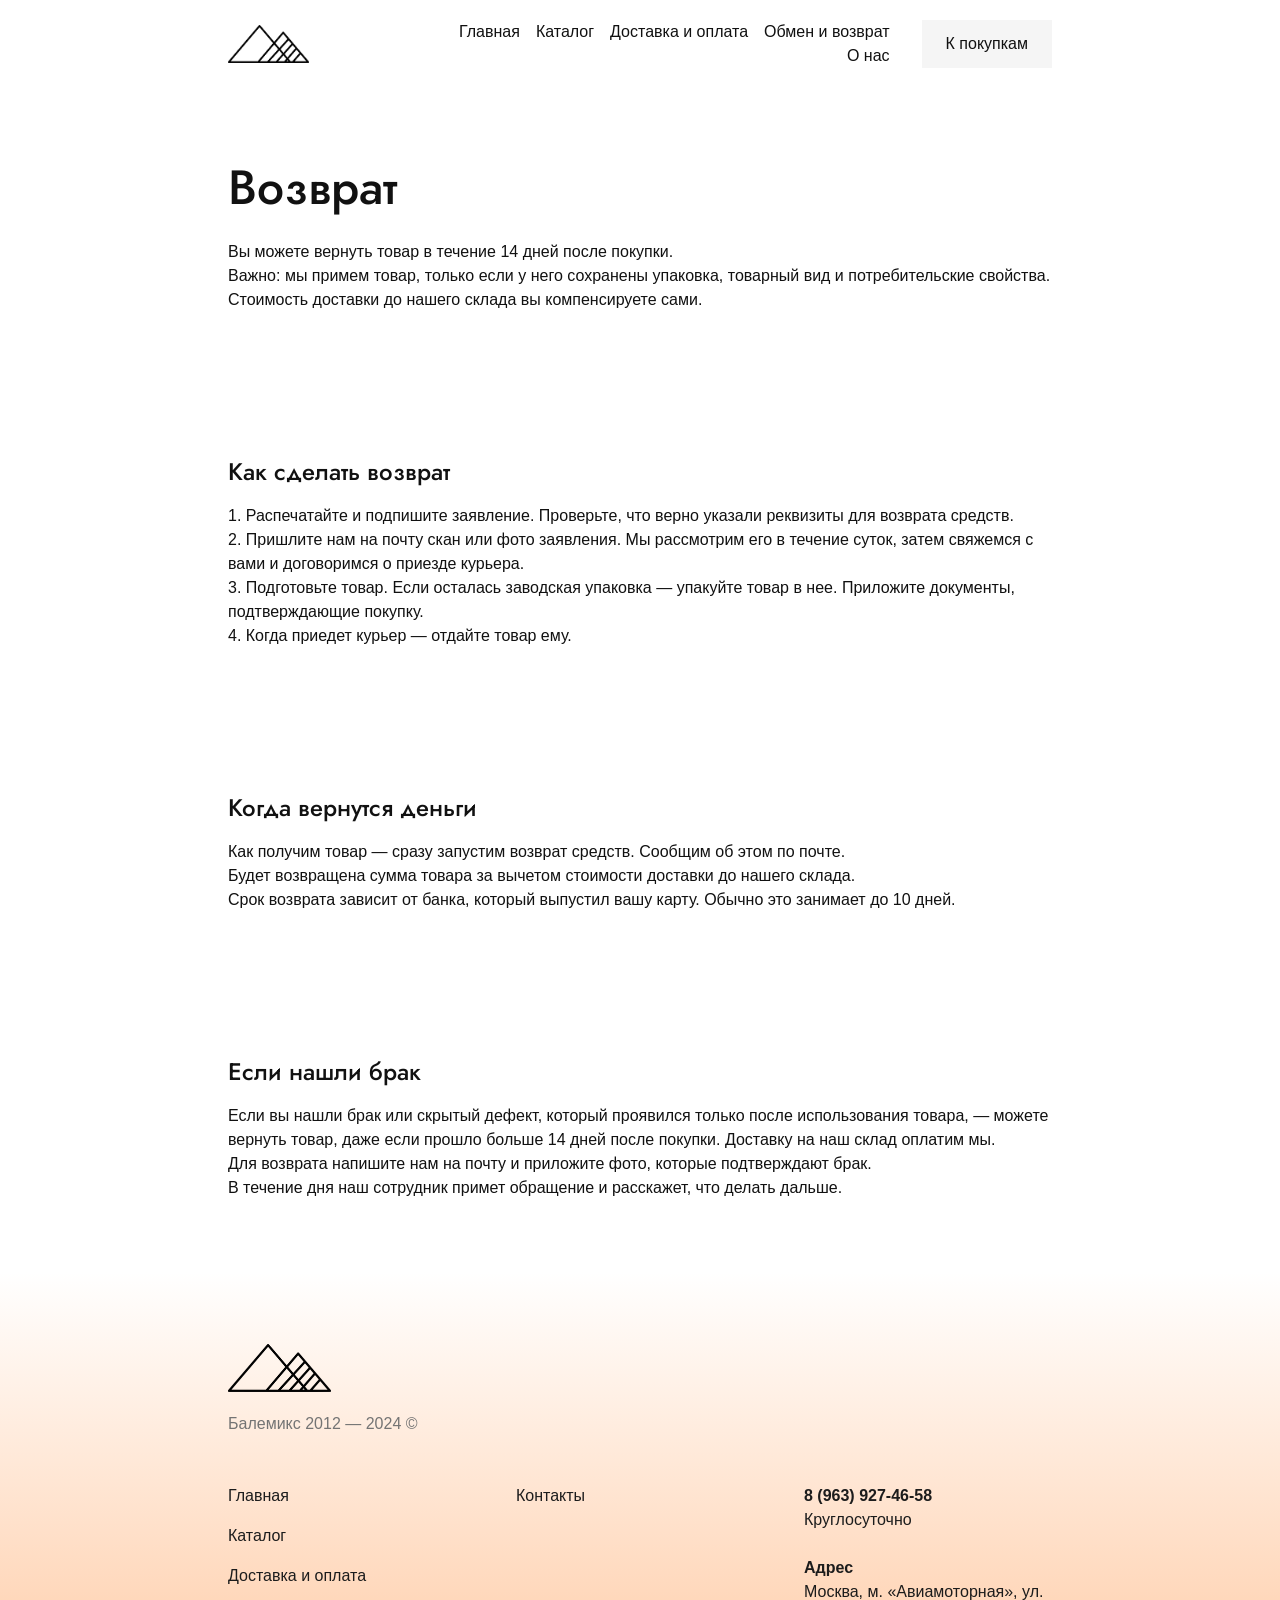
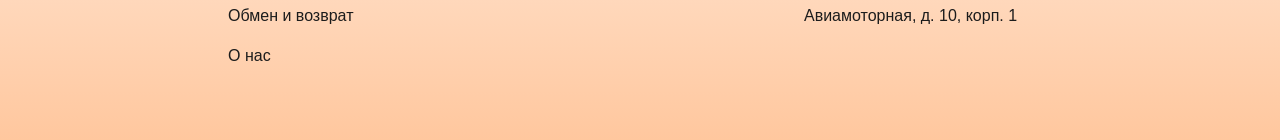
<file: returns/index.html>
<!DOCTYPE html>
<html lang="ru">
<head>
    <meta charset="utf-8">
    <title>Обмен и возврат</title>
    <meta name="description"
          content="Обмен и возврат"/>
    <meta name="keywords" content="" />
    <meta name="viewport" content="width=device-width, initial-scale=1">

    <meta property="og:title" content="Обмен и возврат" />
    <meta property="og:description" content="" />
    <meta property="og:image" content="../assets/img/07930fa2-dbb9-4706-8bd8-1e1a96b12a03-5475560.png" />

    <meta name="twitter:title" content="Обмен и возврат" />
    <meta name="twitter:description" content="" />
    <meta name="twitter:image" content="../assets/img/07930fa2-dbb9-4706-8bd8-1e1a96b12a03-5475560.png" />
    <meta name="twitter:card" content="summary_large_image" />



        <link rel="preconnect" href="https://259506.selcdn.ru" />

        <link rel="stylesheet" href="../assets/styles/styles-core.css" />

        <link rel="icon" type="image/jpeg" sizes="16x16" href="../assets/img/71edf6d5-4ac1-430a-a5c4-ca6ea90921f1-11419040.jpeg">
        <link rel="icon" type="image/jpeg" sizes="32x32" href="../assets/img/71edf6d5-4ac1-430a-a5c4-ca6ea90921f1-11419041.jpeg">
        <link rel="icon" type="image/jpeg" sizes="120x120" href="../assets/img/71edf6d5-4ac1-430a-a5c4-ca6ea90921f1-11419043.jpeg">
        <link rel="apple-touch-icon" type="image/jpeg" sizes="120x120" href="../assets/img/71edf6d5-4ac1-430a-a5c4-ca6ea90921f1-11419043.jpeg">
        <link rel="icon" type="image/jpeg" sizes="180x180" href="../assets/img/71edf6d5-4ac1-430a-a5c4-ca6ea90921f1-11419042.jpeg">
        <link rel="apple-touch-icon" type="image/jpeg" sizes="180x180" href="../assets/img/71edf6d5-4ac1-430a-a5c4-ca6ea90921f1-11419042.jpeg">
        <link rel="preconnect" href="https://fonts.googleapis.com">
        <link rel="preconnect" href="https://fonts.gstatic.com">
        <link rel="stylesheet" href="https://fonts.googleapis.com/css?family&#x3D;Jost:500&amp;subset&#x3D;all&amp;display&#x3D;swap">
        <link rel="stylesheet" href="https://s.tb.ru/uploads/fonts/pt-root-ui/regular.css">



</head>

<body class="sb-body sb-body_with-footer  font-jost-pt-root-ui sb-content-size_m sb-buttons-border_square">
<div class="site-wrapper" tabindex="0">
             <section data-type="header" id="tquobxa" class="s-header-type-1 sb-text-dark"><link
                            id="header-type-1"
                            rel="stylesheet"
                            href="../assets/styles/header-type-1.css"
                        /><div class=" sb-background" style="background: #FFFFFF;"></div><div class="sb-container"><div class="s-header-type-1__wrapper js-wrapper   s-header-type-1__wrapper_right-align-links   ">  <div class="s-header-type-1__burger js-burger  s-header-type-1__mark-links   s-header-type-1__mark-button "><span class="s-header-type-1__burger-line"></span></div>    <a href="/" target="_self" class="sb-logotype-wrapper sb-logotype-wrapper_adaptive_size-m"><img class="lazy sb-logotype-wrapper__image" src="../assets/img/07930fa2-dbb9-4706-8bd8-1e1a96b12a03-5475560.png" alt="Изображение"></a>    <div class="s-header-type-1__menu-wrapper js-menu "><nav class="s-header-type-1__menu">  <div class=" sb-background sb-background" style="background: #FFFFFF;"></div>   <ul class="s-header-type-1__link-wrapper">  <li class="s-header-type-1__link-item sb-submenu-link">   <a href="https://balemicsstore.tb.ru"  class="s-header-type-1__link sb-font-p3"    >   Главная   </a>    </li>  <li class="s-header-type-1__link-item sb-submenu-link">   <a href="https://balemicsstore.tb.ru/catalog"  class="s-header-type-1__link sb-font-p3"    >   Каталог   </a>    </li>  <li class="s-header-type-1__link-item sb-submenu-link">   <a href="https://balemicsstore.tb.ru/delivery-payment"  class="s-header-type-1__link sb-font-p3"    >   Доставка и оплата   </a>    </li>  <li class="s-header-type-1__link-item sb-submenu-link">   <a href="https://balemicsstore.tb.ru/returns"  class="s-header-type-1__link sb-font-p3"    >   Обмен и возврат   </a>    </li>  <li class="s-header-type-1__link-item sb-submenu-link">   <a href="https://balemicsstore.tb.ru/brand"  class="s-header-type-1__link sb-font-p3"    >   О нас   </a>    </li>  </ul>     <a href="https://balemicsstore.tb.ru/catalog"    class="s-header-type-1__button sb-button-secondary sb-button-scheme-dark sb-button-type_filled" style="background-color: rgba(0,0,0,0.04)"   >   К покупкам   </a>    </nav></div>   <a href="https://balemicsstore.tb.ru/catalog"    class="s-header-type-1__button s-header-type-1__button_tablet-visible sb-button-secondary sb-button-scheme-dark sb-button-type_filled" style="background-color: rgba(0,0,0,0.04)"   >   К покупкам   </a>    </div></div> </section>                <section data-type="text" id="neumeej" class="s-text-type-1 sb-text-dark sb-padding-top_l sb-padding-bottom_l"><link
                            id="text-type-1"
                            rel="stylesheet"
                            href="../assets/styles/text-type-1.css"
                        /><div class=" sb-background" style="background: #fff;"></div><div class="sb-container"><div class="sb-row">  <div class="s-text-type-1__main sb-m-8-bottom  sb-col_12 "><div class="sb-row sb-m-clear-bottom"> <h2 class="sb-col_lg-10 sb-col_md-12 sb-col_sm-12 sb-col_xs-12 sb-font-h2 sb-font-title sb-m-12-bottom">Возврат</h2>  <div class="sb-col_lg-10 sb-col_md-12 sb-col_sm-12 sb-col_xs-12 sb-font-p3">Вы можете вернуть товар  в течение 14 дней после покупки. <br>Важно: мы примем товар, только если у него сохранены упаковка, товарный вид и потребительские свойства. Стоимость доставки до нашего склада вы компенсируете сами.</div></div></div>   </div></div> </section>                 <section data-type="text" id="rxwjzon" class="s-text-type-1 sb-text-dark sb-padding-top_l sb-padding-bottom_l"><link
                            id="text-type-1"
                            rel="stylesheet"
                            href="../assets/styles/text-type-1.css"
                        /><div class=" sb-background" style="background: #fff;"></div><div class="sb-container"><div class="sb-row">  <div class="s-text-type-1__main sb-m-8-bottom  sb-col_12 "><div class="sb-row sb-m-clear-bottom">  <h4 class="sb-col_lg-10 sb-col_md-12 sb-col_sm-12 sb-col_xs-12 sb-font-h4 sb-font-title sb-m-18-bottom">Как сделать возврат</h4> <div class="sb-col_lg-10 sb-col_md-12 sb-col_sm-12 sb-col_xs-12 sb-font-p3">1. Распечатайте и подпишите заявление. Проверьте, что верно указали реквизиты для возврата средств.<br>2. Пришлите нам на почту скан или фото заявления. Мы рассмотрим его в течение суток, затем свяжемся с вами и договоримся о приезде курьера.<br>3. Подготовьте товар. Если осталась заводская упаковка — упакуйте товар в нее. Приложите документы, подтверждающие покупку.<br>4. Когда приедет курьер — отдайте товар ему.</div></div></div>   </div></div> </section>                 <section data-type="text" id="qeorffv" class="s-text-type-1 sb-text-dark sb-padding-top_l sb-padding-bottom_l"><link
                            id="text-type-1"
                            rel="stylesheet"
                            href="../assets/styles/text-type-1.css"
                        /><div class=" sb-background" style="background: #fff;"></div><div class="sb-container"><div class="sb-row">  <div class="s-text-type-1__main sb-m-8-bottom  sb-col_12 "><div class="sb-row sb-m-clear-bottom">  <h4 class="sb-col_lg-10 sb-col_md-12 sb-col_sm-12 sb-col_xs-12 sb-font-h4 sb-font-title sb-m-18-bottom">Когда вернутся деньги</h4> <div class="sb-col_lg-10 sb-col_md-12 sb-col_sm-12 sb-col_xs-12 sb-font-p3">Как получим товар — сразу запустим возврат средств. Сообщим об этом по почте.<br>Будет возвращена сумма товара за вычетом стоимости доставки до нашего склада.<br>Срок возврата зависит от банка, который выпустил вашу карту. Обычно это занимает до 10 дней.</div></div></div>   </div></div> </section>                 <section data-type="text" id="uiaekxn" class="s-text-type-1 sb-text-dark sb-padding-top_l sb-padding-bottom_l"><link
                            id="text-type-1"
                            rel="stylesheet"
                            href="../assets/styles/text-type-1.css"
                        /><div class=" sb-background" style="background: #fff;"></div><div class="sb-container"><div class="sb-row">  <div class="s-text-type-1__main sb-m-8-bottom  sb-col_12 "><div class="sb-row sb-m-clear-bottom">  <h4 class="sb-col_lg-10 sb-col_md-12 sb-col_sm-12 sb-col_xs-12 sb-font-h4 sb-font-title sb-m-18-bottom">Если нашли брак</h4> <div class="sb-col_lg-10 sb-col_md-12 sb-col_sm-12 sb-col_xs-12 sb-font-p3">Если вы нашли брак или скрытый дефект, который проявился только после использования товара, — можете вернуть товар, даже если прошло больше 14 дней после покупки. Доставку на наш склад оплатим мы.<br>Для возврата напишите нам на почту и приложите фото, которые подтверждают брак.<br>В течение дня наш сотрудник примет обращение и расскажет, что делать дальше.<br></div></div></div>   </div></div> </section>                     <section data-type="footer-customer" id="uykgspi" class="s-footer-customer-type-5 sb-text-dark sb-padding-top_l sb-padding-bottom_l"><link
                            id="footer-customer-type-5"
                            rel="stylesheet"
                            href="../assets/styles/footer-customer-type-5.css"
                        /><div class=" sb-background" style="background: linear-gradient(0deg, #ffc79e, #ffffff);"></div><div class="sb-container"><div class="sb-row sb-m-clear-bottom">  <div class="s-footer-customer-type-5__logo-column sb-col_xs-12 sb-col_sm-12 sb-col_md-12 sb-m-clear-bottom   sb-col_lg-4  ">   <a href="/" target="_self" class="sb-logotype-wrapper s-footer-customer-type-5__image-wrapper sb-logotype-wrapper_fixed_size-m"><img class="lazy sb-logotype-wrapper__image" src="../assets/img/284abecf-3a85-4808-b44e-bc388f82b2d1-5476691.png" alt="Изображение"></a>   <div class="sb-text-opacity sb-font-p3"><font style="color: #747474;">Балемикс 2012 — 2024 ©</font></div></div>   <div class="s-footer-customer-type-5__links sb-col_xs-12 sb-col_sm-12   sb-col_md-8 sb-col_lg-5  "><nav class="sb-row s-footer-customer-type-5__links-row"><ul class="sb-col_xs-12 sb-col_sm-5 sb-col_md-6 sb-col_lg-5">   <li class="s-footer-customer-type-5__link-wrapper">  <a href="https://balemicsstore.tb.ru"  class="s-footer-customer-type-5__link sb-font-p3" style="color: #1C1C1C"   >   Главная   </a>  </li>     <li class="s-footer-customer-type-5__link-wrapper">  <a href="https://balemicsstore.tb.ru/catalog"  class="s-footer-customer-type-5__link sb-font-p3" style="color: #1C1C1C"   >   Каталог   </a>  </li>     <li class="s-footer-customer-type-5__link-wrapper">  <a href="https://balemicsstore.tb.ru/delivery-payment"  class="s-footer-customer-type-5__link sb-font-p3" style="color: #1C1C1C"   >   Доставка и оплата   </a>  </li>     <li class="s-footer-customer-type-5__link-wrapper">  <a href="https://balemicsstore.tb.ru/returns"  class="s-footer-customer-type-5__link sb-font-p3" style="color: #1C1C1C"   >   Обмен и возврат   </a>  </li>     <li class="s-footer-customer-type-5__link-wrapper">  <a href="https://balemicsstore.tb.ru/brand"  class="s-footer-customer-type-5__link sb-font-p3" style="color: #1C1C1C"   >   О нас   </a>  </li>       </ul><ul class="sb-col_xs-12 sb-col_sm-5 sb-col_md-6 sb-col_lg-7">                  <li class="s-footer-customer-type-5__link-wrapper">  <a href=""    class="s-footer-customer-type-5__link sb-font-p3" style="color: #1C1C1C"   >   Контакты   </a>  </li>    </ul></nav></div>   <div class="sb-col_xs-12 sb-col_sm-12  sb-col_md-4 sb-col_lg-3 "><div class="sb-font-p3"><font style="color: #1c1c1c;"><b style="">8 (963) 927-46-58</b><br>Круглосуточно<br><br><b style="">Адрес</b><br>Москва, м. «Авиамоторная», ул. Авиамоторная, д. 10, корп. 1</font></div></div>  </div></div> </section> </div>

<template id="popups-stash">
</template>

<template id="popups-images-stash">
</template>

<script>
    window.tbConfig={"inFrame":false,"enableLazyLoading":false,"enableJsLazyLoading":false,"enableDynamicGoods":true,"isPreviewMode":false,"hasPromocodes":false,"posScriptUrl":"https://forma.tinkoff.ru/static/onlineScript.js","enableMessengerLazyLoading":true,"enableCssScrollSnapSlider":true,"usePublicSitesOrdersApi":false,"yandexMapsApiKey":"a9eba83c-b342-4dfe-ab11-2c7cbd6839cb","cartHash":"U2FsdGVkX18X/C4LEWD0XSGjJNrkRajv3VCHSjJbTmVd+PJoaSXP7NjMKvcdbM8NwyBZT5TNNaHg2Aki9bcoLNMyWeiXZ78xklgAmbCknvNkcv3VLCRTnqj3My+WEFeq","enableSitesCheckoutIntegration":false,"staticPath":"https://e26f86a1-a349-40e0-9864-90f0278f7cc5.selcdn.net/tb/0.1.704"};
    window.tbConfig.isExported=true;window.tbConfig.exportedApiUrl='https://a.tb.ru';
    window.tbConfig.apiUrl=!window.tbConfig.isExported ? '' : window.tbConfig.exportedApiUrl;
    window.tbConfig.isModern='noModule'in HTMLScriptElement.prototype;
    (function (){var n,o="chrome"in window,e="InstallTrigger"in window;function t(n){var o=document.createElement("script");return o.src="".concat(window.tbConfig.staticPath,"/js/").concat(n),window.tbConfig.isModern&&(o.type="module",o.src=o.src.replace(".js",".modern.js")),o.defer=!0,o}function d(n){var o=t(n);document.head.appendChild(o)}window.tbConfig.enableLazyLoading&&d("lazy-load.js"),"attachShadow"in Element.prototype||d("lit-polyfill-support.js"),d("webcomponents-loader.js"),o||e||d("smoothscroll.js"),n=t("front.js"),document.addEventListener("DOMContentLoaded",(function(){document.head.appendChild(n)}));})()
</script>

    <link rel="stylesheet" href="../assets/styles/size-m.css" />
    <link rel="stylesheet" href="../assets/styles/popups.css" />
    <link rel="stylesheet" href="../assets/styles/styles-helpers.css" />


    <section data-type="footer" class="s-footer"><link
                    id="footer"
                    rel="stylesheet"
                    href="../assets/styles/footer.css"
    </section>
</body>
</html>
</file>
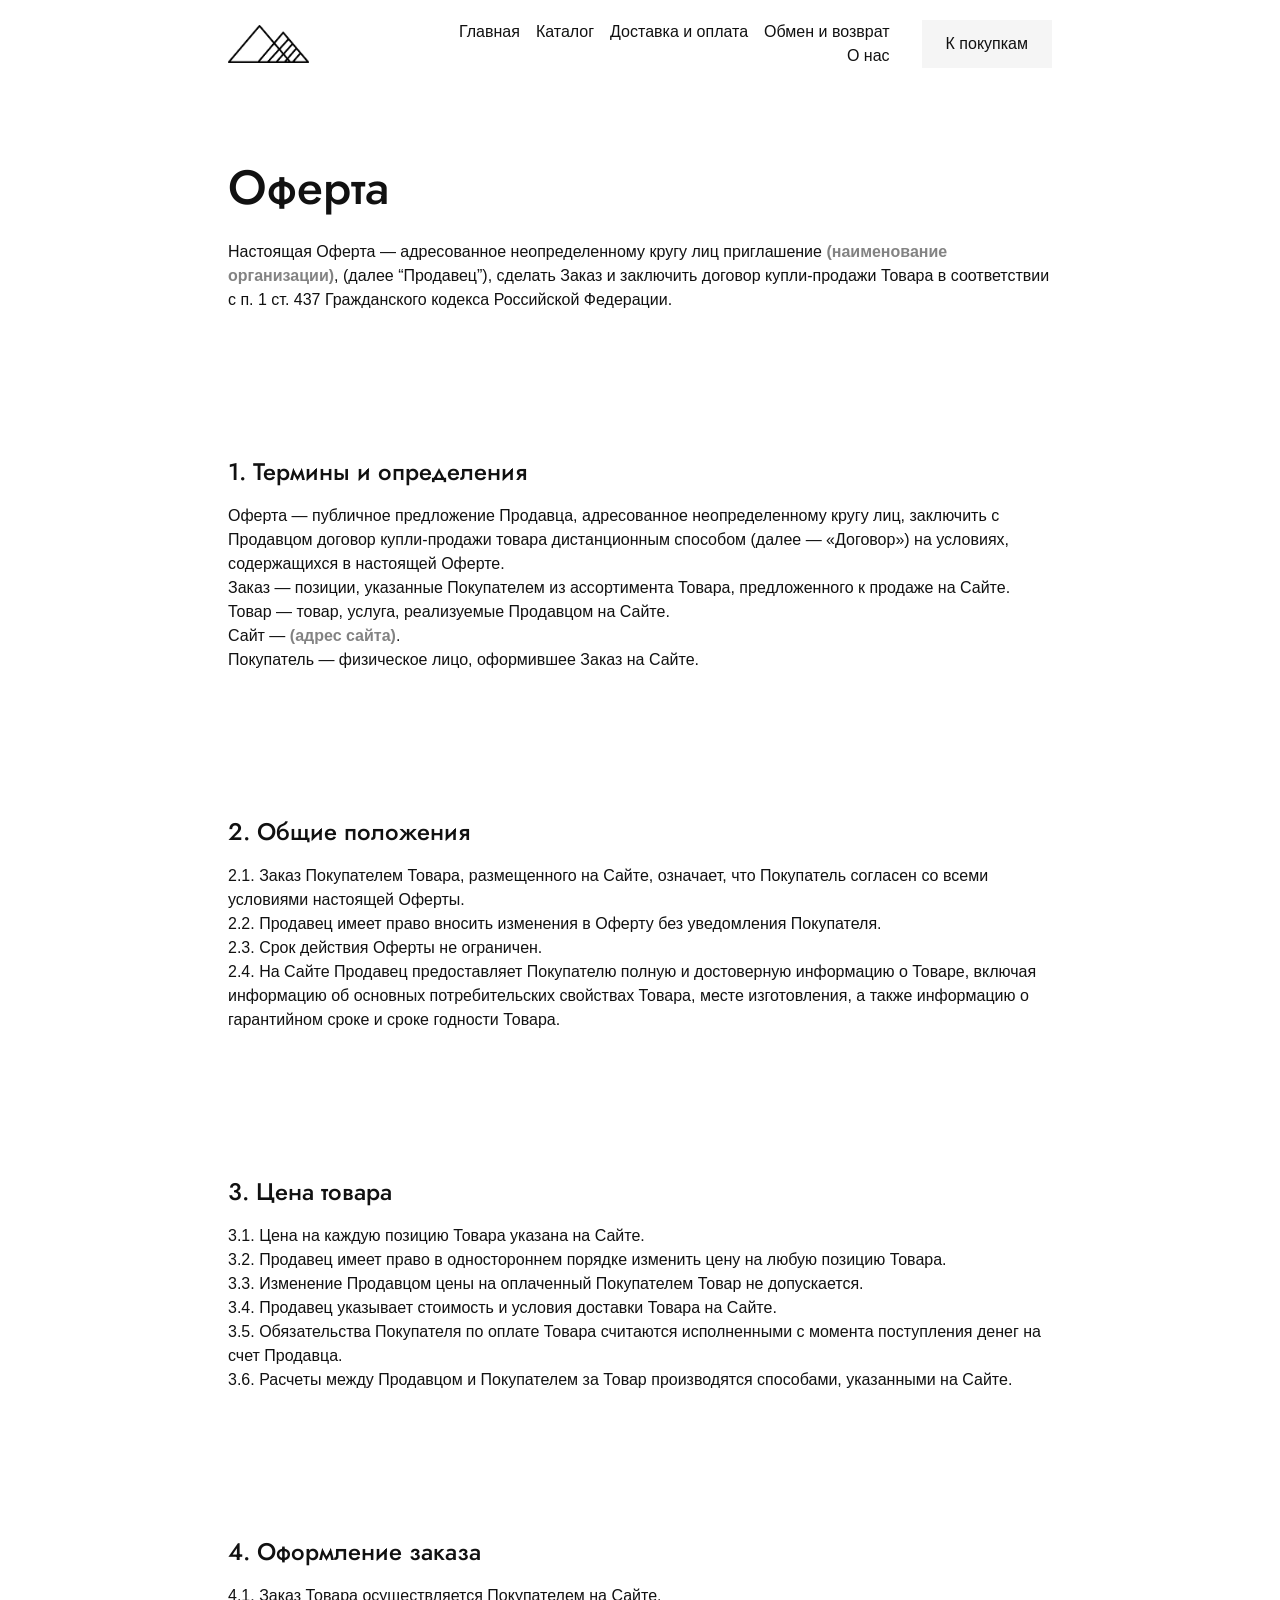
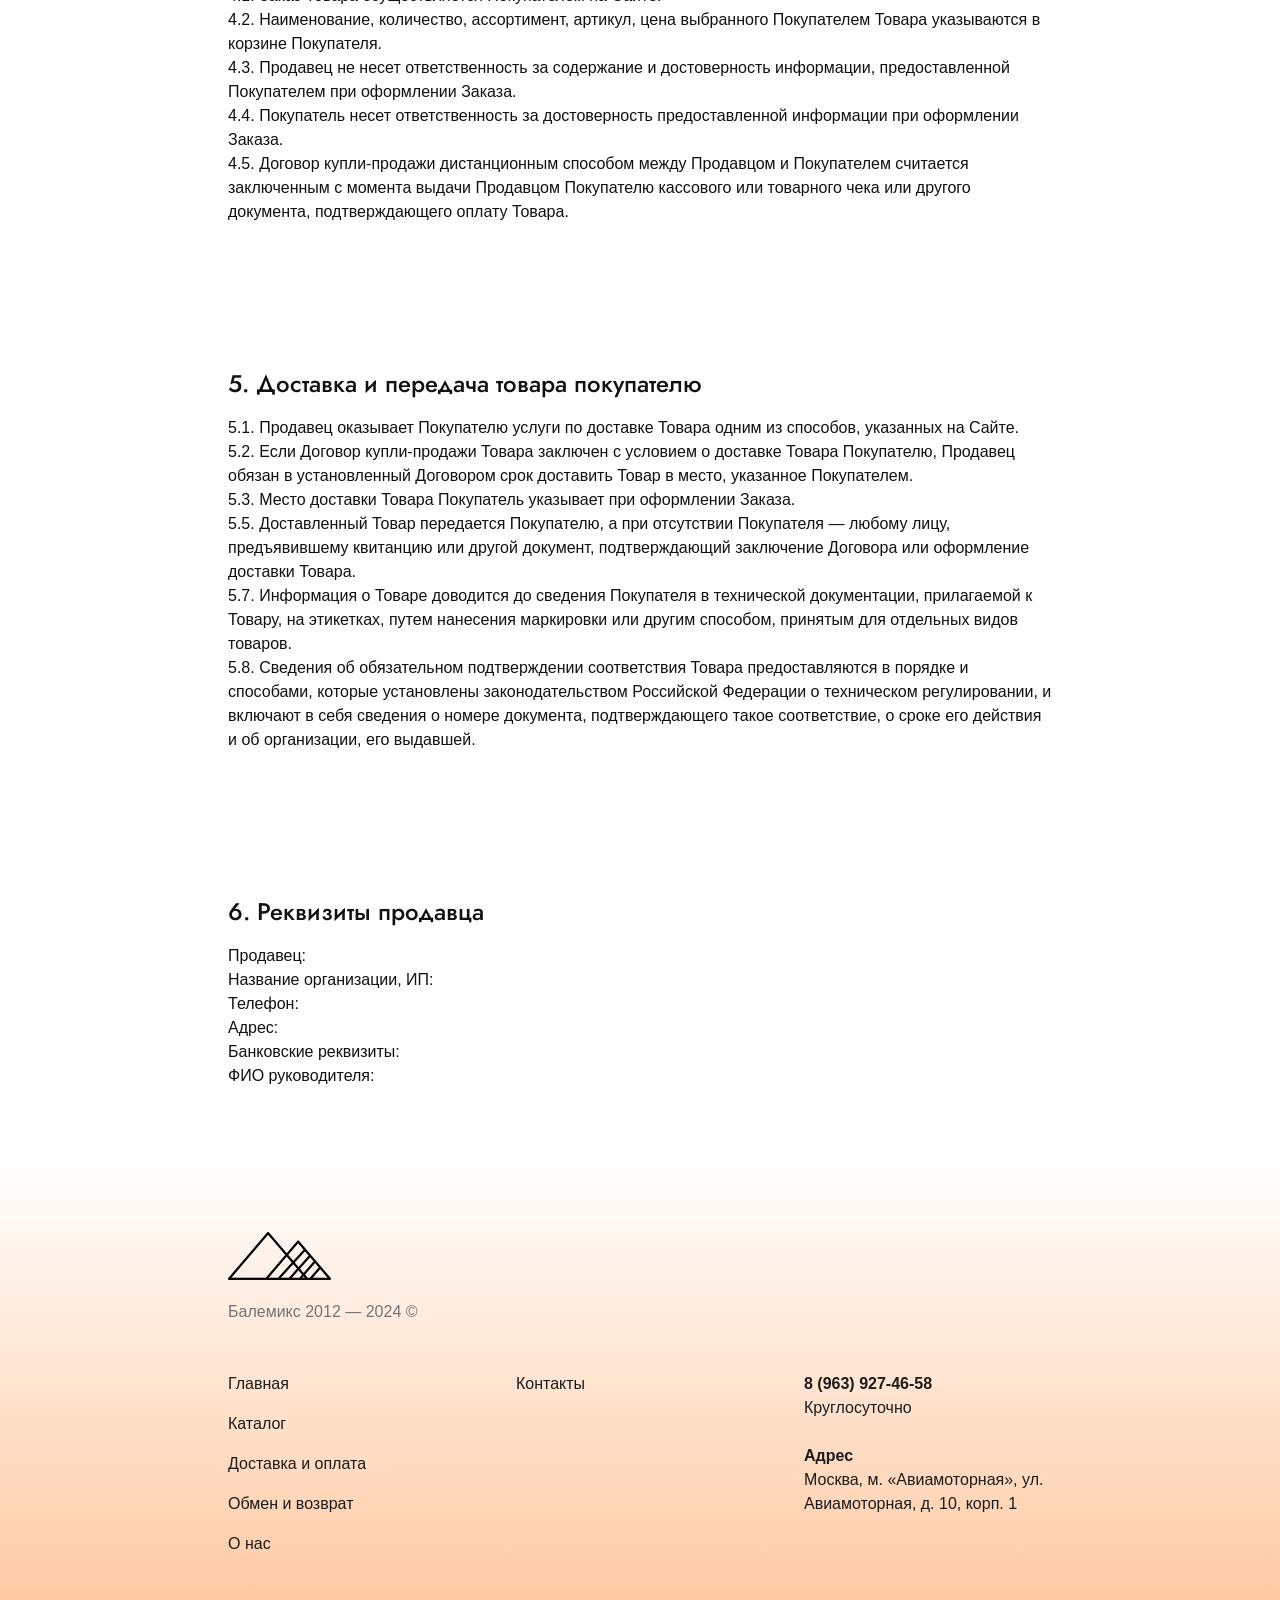
<file: terms/index.html>
<!DOCTYPE html>
<html lang="ru">
<head>
    <meta charset="utf-8">
    <title>Оферта</title>
    <meta name="description"
          content="Оферта"/>
    <meta name="keywords" content="" />
    <meta name="viewport" content="width=device-width, initial-scale=1">

    <meta property="og:title" content="Оферта" />
    <meta property="og:description" content="" />
    <meta property="og:image" content="../assets/img/07930fa2-dbb9-4706-8bd8-1e1a96b12a03-5475560.png" />

    <meta name="twitter:title" content="Оферта" />
    <meta name="twitter:description" content="" />
    <meta name="twitter:image" content="../assets/img/07930fa2-dbb9-4706-8bd8-1e1a96b12a03-5475560.png" />
    <meta name="twitter:card" content="summary_large_image" />



        <link rel="preconnect" href="https://259506.selcdn.ru" />

        <link rel="stylesheet" href="../assets/styles/styles-core.css" />

        <link rel="icon" type="image/jpeg" sizes="16x16" href="../assets/img/71edf6d5-4ac1-430a-a5c4-ca6ea90921f1-11419040.jpeg">
        <link rel="icon" type="image/jpeg" sizes="32x32" href="../assets/img/71edf6d5-4ac1-430a-a5c4-ca6ea90921f1-11419041.jpeg">
        <link rel="icon" type="image/jpeg" sizes="120x120" href="../assets/img/71edf6d5-4ac1-430a-a5c4-ca6ea90921f1-11419043.jpeg">
        <link rel="apple-touch-icon" type="image/jpeg" sizes="120x120" href="../assets/img/71edf6d5-4ac1-430a-a5c4-ca6ea90921f1-11419043.jpeg">
        <link rel="icon" type="image/jpeg" sizes="180x180" href="../assets/img/71edf6d5-4ac1-430a-a5c4-ca6ea90921f1-11419042.jpeg">
        <link rel="apple-touch-icon" type="image/jpeg" sizes="180x180" href="../assets/img/71edf6d5-4ac1-430a-a5c4-ca6ea90921f1-11419042.jpeg">
        <link rel="preconnect" href="https://fonts.googleapis.com">
        <link rel="preconnect" href="https://fonts.gstatic.com">
        <link rel="stylesheet" href="https://fonts.googleapis.com/css?family&#x3D;Jost:500&amp;subset&#x3D;all&amp;display&#x3D;swap">
        <link rel="stylesheet" href="https://s.tb.ru/uploads/fonts/pt-root-ui/regular.css">



</head>

<body class="sb-body sb-body_with-footer  font-jost-pt-root-ui sb-content-size_m sb-buttons-border_square">
<div class="site-wrapper" tabindex="0">
             <section data-type="header" id="emfajdk" class="s-header-type-1 sb-text-dark"><link
                            id="header-type-1"
                            rel="stylesheet"
                            href="../assets/styles/header-type-1.css"
                        /><div class=" sb-background" style="background: #FFFFFF;"></div><div class="sb-container"><div class="s-header-type-1__wrapper js-wrapper   s-header-type-1__wrapper_right-align-links   ">  <div class="s-header-type-1__burger js-burger  s-header-type-1__mark-links   s-header-type-1__mark-button "><span class="s-header-type-1__burger-line"></span></div>    <a href="/" target="_self" class="sb-logotype-wrapper sb-logotype-wrapper_adaptive_size-m"><img class="lazy sb-logotype-wrapper__image" src="../assets/img/07930fa2-dbb9-4706-8bd8-1e1a96b12a03-5475560.png" alt="Изображение"></a>    <div class="s-header-type-1__menu-wrapper js-menu "><nav class="s-header-type-1__menu">  <div class=" sb-background sb-background" style="background: #FFFFFF;"></div>   <ul class="s-header-type-1__link-wrapper">  <li class="s-header-type-1__link-item sb-submenu-link">   <a href="https://balemicsstore.tb.ru"  class="s-header-type-1__link sb-font-p3"    >   Главная   </a>    </li>  <li class="s-header-type-1__link-item sb-submenu-link">   <a href="https://balemicsstore.tb.ru/catalog"  class="s-header-type-1__link sb-font-p3"    >   Каталог   </a>    </li>  <li class="s-header-type-1__link-item sb-submenu-link">   <a href="https://balemicsstore.tb.ru/delivery-payment"  class="s-header-type-1__link sb-font-p3"    >   Доставка и оплата   </a>    </li>  <li class="s-header-type-1__link-item sb-submenu-link">   <a href="https://balemicsstore.tb.ru/returns"  class="s-header-type-1__link sb-font-p3"    >   Обмен и возврат   </a>    </li>  <li class="s-header-type-1__link-item sb-submenu-link">   <a href="https://balemicsstore.tb.ru/brand"  class="s-header-type-1__link sb-font-p3"    >   О нас   </a>    </li>  </ul>     <a href="https://balemicsstore.tb.ru/catalog"    class="s-header-type-1__button sb-button-secondary sb-button-scheme-dark sb-button-type_filled" style="background-color: rgba(0,0,0,0.04)"   >   К покупкам   </a>    </nav></div>   <a href="https://balemicsstore.tb.ru/catalog"    class="s-header-type-1__button s-header-type-1__button_tablet-visible sb-button-secondary sb-button-scheme-dark sb-button-type_filled" style="background-color: rgba(0,0,0,0.04)"   >   К покупкам   </a>    </div></div> </section>                <section data-type="text" id="zissvyu" class="s-text-type-1 sb-text-dark sb-padding-top_l sb-padding-bottom_l"><link
                            id="text-type-1"
                            rel="stylesheet"
                            href="../assets/styles/text-type-1.css"
                        /><div class=" sb-background" style="background: #fff;"></div><div class="sb-container"><div class="sb-row">  <div class="s-text-type-1__main sb-m-8-bottom  sb-col_12 "><div class="sb-row sb-m-clear-bottom"> <h2 class="sb-col_lg-10 sb-col_md-12 sb-col_sm-12 sb-col_xs-12 sb-font-h2 sb-font-title sb-m-12-bottom">Оферта</h2>  <div class="sb-col_lg-10 sb-col_md-12 sb-col_sm-12 sb-col_xs-12 sb-font-p3">Настоящая Оферта — адресованное неопределенному кругу лиц приглашение <b><font style="color: #838383;">(наименование организации)</font></b>, (далее “Продавец”), сделать Заказ и заключить договор купли-продажи Товара в соответствии с п. 1 ст. 437 Гражданского кодекса Российской Федерации.</div></div></div>   </div></div> </section>                 <section data-type="text" id="nwyjomd" class="s-text-type-1 sb-text-dark sb-padding-top_l sb-padding-bottom_l"><link
                            id="text-type-1"
                            rel="stylesheet"
                            href="../assets/styles/text-type-1.css"
                        /><div class=" sb-background" style="background: #fff;"></div><div class="sb-container"><div class="sb-row">  <div class="s-text-type-1__main sb-m-8-bottom  sb-col_12 "><div class="sb-row sb-m-clear-bottom">  <h4 class="sb-col_lg-10 sb-col_md-12 sb-col_sm-12 sb-col_xs-12 sb-font-h4 sb-font-title sb-m-18-bottom">1. Термины и определения</h4> <div class="sb-col_lg-10 sb-col_md-12 sb-col_sm-12 sb-col_xs-12 sb-font-p3">Оферта — публичное предложение Продавца, адресованное неопределенному кругу лиц, заключить с Продавцом договор купли-продажи товара дистанционным способом (далее — «Договор») на условиях, содержащихся в настоящей Оферте.<br>Заказ — позиции, указанные Покупателем из ассортимента Товара, предложенного к продаже на Сайте.<br>Товар — товар, услуга, реализуемые Продавцом на Сайте.<br>Сайт — <b><font style="color: #838383;">(адрес сайта)</font></b>.<br>Покупатель — физическое лицо, оформившее Заказ на Сайте.</div></div></div>   </div></div> </section>                 <section data-type="text" id="qmoduyw" class="s-text-type-1 sb-text-dark sb-padding-top_l sb-padding-bottom_l"><link
                            id="text-type-1"
                            rel="stylesheet"
                            href="../assets/styles/text-type-1.css"
                        /><div class=" sb-background" style="background: #fff;"></div><div class="sb-container"><div class="sb-row">  <div class="s-text-type-1__main sb-m-8-bottom  sb-col_12 "><div class="sb-row sb-m-clear-bottom">  <h4 class="sb-col_lg-10 sb-col_md-12 sb-col_sm-12 sb-col_xs-12 sb-font-h4 sb-font-title sb-m-18-bottom">2. Общие положения</h4> <div class="sb-col_lg-10 sb-col_md-12 sb-col_sm-12 sb-col_xs-12 sb-font-p3">2.1. Заказ Покупателем Товара, размещенного на Сайте, означает, что Покупатель согласен со всеми условиями настоящей Оферты.<br>2.2. Продавец имеет право вносить изменения в Оферту без уведомления Покупателя.<br>2.3. Срок действия Оферты не ограничен.<br>2.4. На Сайте Продавец предоставляет Покупателю полную и достоверную информацию о Товаре, включая информацию об основных потребительских свойствах Товара, месте изготовления, а также информацию о гарантийном сроке и сроке годности Товара.</div></div></div>   </div></div> </section>                 <section data-type="text" id="lycgvti" class="s-text-type-1 sb-text-dark sb-padding-top_l sb-padding-bottom_l"><link
                            id="text-type-1"
                            rel="stylesheet"
                            href="../assets/styles/text-type-1.css"
                        /><div class=" sb-background" style="background: #fff;"></div><div class="sb-container"><div class="sb-row">  <div class="s-text-type-1__main sb-m-8-bottom  sb-col_12 "><div class="sb-row sb-m-clear-bottom">  <h4 class="sb-col_lg-10 sb-col_md-12 sb-col_sm-12 sb-col_xs-12 sb-font-h4 sb-font-title sb-m-18-bottom">3. Цена товара</h4> <div class="sb-col_lg-10 sb-col_md-12 sb-col_sm-12 sb-col_xs-12 sb-font-p3">3.1. Цена на каждую позицию Товара указана на Сайте.<br>3.2. Продавец имеет право в одностороннем порядке изменить цену на любую позицию Товара.<br>3.3. Изменение Продавцом цены на оплаченный Покупателем Товар не допускается.<br>3.4. Продавец указывает стоимость и условия доставки Товара на Сайте.<br>3.5. Обязательства Покупателя по оплате Товара считаются исполненными с момента поступления денег на счет Продавца.<br>3.6. Расчеты между Продавцом и Покупателем за Товар производятся способами, указанными на Сайте.</div></div></div>   </div></div> </section>                 <section data-type="text" id="jzovtca" class="s-text-type-1 sb-text-dark sb-padding-top_l sb-padding-bottom_l"><link
                            id="text-type-1"
                            rel="stylesheet"
                            href="../assets/styles/text-type-1.css"
                        /><div class=" sb-background" style="background: #fff;"></div><div class="sb-container"><div class="sb-row">  <div class="s-text-type-1__main sb-m-8-bottom  sb-col_12 "><div class="sb-row sb-m-clear-bottom">  <h4 class="sb-col_lg-10 sb-col_md-12 sb-col_sm-12 sb-col_xs-12 sb-font-h4 sb-font-title sb-m-18-bottom">4. Оформление заказа</h4> <div class="sb-col_lg-10 sb-col_md-12 sb-col_sm-12 sb-col_xs-12 sb-font-p3">4.1. Заказ Товара осуществляется Покупателем на Сайте.<br>4.2. Наименование, количество, ассортимент, артикул, цена выбранного Покупателем Товара указываются в корзине Покупателя.<br>4.3. Продавец не несет ответственность за содержание и достоверность информации, предоставленной Покупателем при оформлении Заказа.<br>4.4. Покупатель несет ответственность за достоверность предоставленной информации при оформлении Заказа.<br>4.5. Договор купли-продажи дистанционным способом между Продавцом и Покупателем считается заключенным с момента выдачи Продавцом Покупателю кассового или товарного чека или другого документа, подтверждающего оплату Товара.</div></div></div>   </div></div> </section>                 <section data-type="text" id="ljeajre" class="s-text-type-1 sb-text-dark sb-padding-top_l sb-padding-bottom_l"><link
                            id="text-type-1"
                            rel="stylesheet"
                            href="../assets/styles/text-type-1.css"
                        /><div class=" sb-background" style="background: #fff;"></div><div class="sb-container"><div class="sb-row">  <div class="s-text-type-1__main sb-m-8-bottom  sb-col_12 "><div class="sb-row sb-m-clear-bottom">  <h4 class="sb-col_lg-10 sb-col_md-12 sb-col_sm-12 sb-col_xs-12 sb-font-h4 sb-font-title sb-m-18-bottom">5. Доставка и передача товара покупателю</h4> <div class="sb-col_lg-10 sb-col_md-12 sb-col_sm-12 sb-col_xs-12 sb-font-p3">5.1. Продавец оказывает Покупателю услуги по доставке Товара одним из способов, указанных на Сайте.<br>5.2. Если Договор купли-продажи Товара заключен с условием о доставке Товара Покупателю, Продавец обязан в установленный Договором срок доставить Товар в место, указанное Покупателем.<br>5.3. Место доставки Товара Покупатель указывает при оформлении Заказа.<br>5.5. Доставленный Товар передается Покупателю, а при отсутствии Покупателя — любому лицу, предъявившему квитанцию или другой документ, подтверждающий заключение Договора или оформление доставки Товара.<br>5.7. Информация о Товаре доводится до сведения Покупателя в технической документации, прилагаемой к Товару, на этикетках, путем нанесения маркировки или другим способом, принятым для отдельных видов товаров.<br>5.8. Сведения об обязательном подтверждении соответствия Товара предоставляются в порядке и способами, которые установлены законодательством Российской Федерации о техническом регулировании, и включают в себя сведения о номере документа, подтверждающего такое соответствие, о сроке его действия и об организации, его выдавшей.</div></div></div>   </div></div> </section>                 <section data-type="text" id="hijjtym" class="s-text-type-1 sb-text-dark sb-padding-top_l sb-padding-bottom_l"><link
                            id="text-type-1"
                            rel="stylesheet"
                            href="../assets/styles/text-type-1.css"
                        /><div class=" sb-background" style="background: #fff;"></div><div class="sb-container"><div class="sb-row">  <div class="s-text-type-1__main sb-m-8-bottom  sb-col_12 "><div class="sb-row sb-m-clear-bottom">  <h4 class="sb-col_lg-10 sb-col_md-12 sb-col_sm-12 sb-col_xs-12 sb-font-h4 sb-font-title sb-m-18-bottom">6. Реквизиты продавца</h4> <div class="sb-col_lg-10 sb-col_md-12 sb-col_sm-12 sb-col_xs-12 sb-font-p3">Продавец:<br>Название организации, ИП:<br>Телефон:<br>Адрес:<br>Банковские реквизиты:<br>ФИО руководителя:</div></div></div>   </div></div> </section>                     <section data-type="footer-customer" id="eyfrqcp" class="s-footer-customer-type-5 sb-text-dark sb-padding-top_l sb-padding-bottom_l"><link
                            id="footer-customer-type-5"
                            rel="stylesheet"
                            href="../assets/styles/footer-customer-type-5.css"
                        /><div class=" sb-background" style="background: linear-gradient(0deg, #ffc79e, #ffffff);"></div><div class="sb-container"><div class="sb-row sb-m-clear-bottom">  <div class="s-footer-customer-type-5__logo-column sb-col_xs-12 sb-col_sm-12 sb-col_md-12 sb-m-clear-bottom   sb-col_lg-4  ">   <a href="/" target="_self" class="sb-logotype-wrapper s-footer-customer-type-5__image-wrapper sb-logotype-wrapper_fixed_size-m"><img class="lazy sb-logotype-wrapper__image" src="../assets/img/284abecf-3a85-4808-b44e-bc388f82b2d1-5476691.png" alt="Изображение"></a>   <div class="sb-text-opacity sb-font-p3"><font style="color: #747474;">Балемикс 2012 — 2024 ©</font></div></div>   <div class="s-footer-customer-type-5__links sb-col_xs-12 sb-col_sm-12   sb-col_md-8 sb-col_lg-5  "><nav class="sb-row s-footer-customer-type-5__links-row"><ul class="sb-col_xs-12 sb-col_sm-5 sb-col_md-6 sb-col_lg-5">   <li class="s-footer-customer-type-5__link-wrapper">  <a href="https://balemicsstore.tb.ru"  class="s-footer-customer-type-5__link sb-font-p3" style="color: #1C1C1C"   >   Главная   </a>  </li>     <li class="s-footer-customer-type-5__link-wrapper">  <a href="https://balemicsstore.tb.ru/catalog"  class="s-footer-customer-type-5__link sb-font-p3" style="color: #1C1C1C"   >   Каталог   </a>  </li>     <li class="s-footer-customer-type-5__link-wrapper">  <a href="https://balemicsstore.tb.ru/delivery-payment"  class="s-footer-customer-type-5__link sb-font-p3" style="color: #1C1C1C"   >   Доставка и оплата   </a>  </li>     <li class="s-footer-customer-type-5__link-wrapper">  <a href="https://balemicsstore.tb.ru/returns"  class="s-footer-customer-type-5__link sb-font-p3" style="color: #1C1C1C"   >   Обмен и возврат   </a>  </li>     <li class="s-footer-customer-type-5__link-wrapper">  <a href="https://balemicsstore.tb.ru/brand"  class="s-footer-customer-type-5__link sb-font-p3" style="color: #1C1C1C"   >   О нас   </a>  </li>       </ul><ul class="sb-col_xs-12 sb-col_sm-5 sb-col_md-6 sb-col_lg-7">                  <li class="s-footer-customer-type-5__link-wrapper">  <a href=""    class="s-footer-customer-type-5__link sb-font-p3" style="color: #1C1C1C"   >   Контакты   </a>  </li>    </ul></nav></div>   <div class="sb-col_xs-12 sb-col_sm-12  sb-col_md-4 sb-col_lg-3 "><div class="sb-font-p3"><font style="color: #1c1c1c;"><b style="">8 (963) 927-46-58</b><br>Круглосуточно<br><br><b style="">Адрес</b><br>Москва, м. «Авиамоторная», ул. Авиамоторная, д. 10, корп. 1</font></div></div>  </div></div> </section> </div>

<template id="popups-stash">
</template>

<template id="popups-images-stash">
</template>

<script>
    window.tbConfig={"inFrame":false,"enableLazyLoading":false,"enableJsLazyLoading":false,"enableDynamicGoods":true,"isPreviewMode":false,"hasPromocodes":false,"posScriptUrl":"https://forma.tinkoff.ru/static/onlineScript.js","enableMessengerLazyLoading":true,"enableCssScrollSnapSlider":true,"usePublicSitesOrdersApi":false,"yandexMapsApiKey":"a9eba83c-b342-4dfe-ab11-2c7cbd6839cb","cartHash":"U2FsdGVkX18o9GBTRHtfE1xadnhblmNIPeu/ZjPcEUAmh8shId4R6hJ1Clj/jW2B2hTlmbsp+M8IOi3+efV3WtyFz0oXGtYUx2nJUBGwMHHVVxRqaKXixXNePvz4GweL","enableSitesCheckoutIntegration":false,"staticPath":"https://e26f86a1-a349-40e0-9864-90f0278f7cc5.selcdn.net/tb/0.1.704"};
    window.tbConfig.isExported=true;window.tbConfig.exportedApiUrl='https://a.tb.ru';
    window.tbConfig.apiUrl=!window.tbConfig.isExported ? '' : window.tbConfig.exportedApiUrl;
    window.tbConfig.isModern='noModule'in HTMLScriptElement.prototype;
    (function (){var n,o="chrome"in window,e="InstallTrigger"in window;function t(n){var o=document.createElement("script");return o.src="".concat(window.tbConfig.staticPath,"/js/").concat(n),window.tbConfig.isModern&&(o.type="module",o.src=o.src.replace(".js",".modern.js")),o.defer=!0,o}function d(n){var o=t(n);document.head.appendChild(o)}window.tbConfig.enableLazyLoading&&d("lazy-load.js"),"attachShadow"in Element.prototype||d("lit-polyfill-support.js"),d("webcomponents-loader.js"),o||e||d("smoothscroll.js"),n=t("front.js"),document.addEventListener("DOMContentLoaded",(function(){document.head.appendChild(n)}));})()
</script>

    <link rel="stylesheet" href="../assets/styles/size-m.css" />
    <link rel="stylesheet" href="../assets/styles/popups.css" />
    <link rel="stylesheet" href="../assets/styles/styles-helpers.css" />


    <section data-type="footer" class="s-footer"><link
                    id="footer"
                    rel="stylesheet"
                    href="../assets/styles/footer.css"
    > </section>
</body>
</html>
</file>
<file: assets/styles/styles-core.css>
.site-wrapper,body,html{position:relative}.button-rectangle,.sb-body_with-footer .site-wrapper,.sb-container,.step-scroll-round{box-sizing:border-box}.sb-skeleton .sb-skeleton__button *,.sb-skeleton .sb-skeleton__field>*,.sb-textarea__content{visibility:hidden}.sb-padding-top_l{padding-top:72px}.sb-padding-top_m{padding-top:36px}.sb-padding-top_s{padding-top:20px}.sb-padding-bottom_l{padding-bottom:72px}.sb-padding-bottom_m{padding-bottom:36px}.sb-padding-bottom_s{padding-bottom:20px}body.font-ubuntu-opensans{font-family:Open Sans,sans-serif,system-ui;font-weight:400}body.font-ubuntu-opensans .sb-font-title{font-family:Ubuntu,sans-serif,system-ui;font-weight:400}body.font-inter-inter{font-family:Inter,sans-serif,system-ui;font-weight:400}body.font-inter-inter .sb-font-title{font-family:Inter,sans-serif,system-ui;font-weight:700}body.font-ibm-plex-ibm-plex{font-family:IBM Plex Sans,sans-serif,system-ui;font-weight:400}body.font-ibm-plex-ibm-plex .sb-font-title{font-family:"IBM Plex Serif",serif,system-ui;font-weight:400}body.font-jost-pt-root-ui{font-family:PT Root UI,sans-serif,system-ui;font-weight:400}body.font-jost-pt-root-ui .sb-font-title{font-family:Jost,sans-serif,system-ui;font-weight:500}body.font-golos-text-golos-text{font-family:Golos Text,sans-serif,system-ui;font-weight:400}body.font-golos-text-golos-text .sb-font-title{font-family:Golos Text,sans-serif,system-ui;font-weight:800}body.font-inter-opensans{font-family:Open Sans,sans-serif,system-ui;font-weight:400}body.font-inter-opensans .sb-font-title{font-family:Inter,sans-serif,system-ui;font-weight:400}body.font-raleway-roboto{font-family:Roboto,sans-serif,system-ui;font-weight:400}body.font-raleway-roboto .sb-font-title{font-family:Raleway,sans-serif,system-ui;font-weight:400}body.font-roboto-opensans{font-family:Open Sans,sans-serif,system-ui;font-weight:300}body.font-roboto-opensans .sb-font-title{font-family:Roboto,sans-serif,system-ui;font-weight:300}body.font-merriweather-roboto{font-family:Roboto,sans-serif,system-ui;font-weight:400}body.font-merriweather-roboto .sb-font-title{font-family:Merriweather,serif,system-ui;font-weight:400}body.font-merriweather-opensans{font-family:Open Sans,sans-serif,system-ui;font-weight:400}body.font-coiny-roboto,body.font-pacifico-roboto,body.font-playfair-roboto{font-family:Roboto,sans-serif,system-ui}body.font-merriweather-opensans .sb-font-title{font-family:Merriweather,serif,system-ui;font-weight:400}body.font-playfair-roboto{font-weight:300}body.font-playfair-roboto .sb-font-title{font-family:Playfair Display,serif,system-ui;font-weight:400}body.font-pacifico-roboto{font-weight:400}body.font-pacifico-roboto .sb-font-title{font-family:Pacifico,cursive,system-ui;font-weight:400}body.font-coiny-roboto{font-weight:400}body.font-coiny-roboto .sb-font-title{font-family:Coiny,sans-serif,system-ui;font-weight:400}body.font-firasans-robotomono{font-family:Roboto Mono,monospace,system-ui;font-weight:400}body.font-firasans-robotomono .sb-font-title{font-family:Fira Sans Extra Condensed,sans-serif,system-ui;font-weight:400}body.font-montserrat-roboto{font-family:Roboto,sans-serif,system-ui;font-weight:400}body.font-montserrat-roboto .sb-font-title{font-family:Montserrat,sans-serif,system-ui;font-weight:400}body.font-montserratxbold-roboto{font-family:Roboto,sans-serif,system-ui;font-weight:300}body.font-dellagothic-opensans,body.font-lora-opensans,body.font-oswald-opensans,body.font-russo-opensans{font-family:Open Sans,sans-serif,system-ui}body.font-montserratxbold-roboto .sb-font-title{font-family:Montserrat,sans-serif,system-ui;font-weight:800}body.font-oswald-opensans{font-weight:400}body.font-oswald-opensans .sb-font-title{font-family:Oswald,sans-serif,system-ui;font-weight:400}body.font-russo-opensans{font-weight:400}body.font-russo-opensans .sb-font-title{font-family:Russo One,sans-serif,system-ui;font-weight:400}body.font-dellagothic-opensans{font-weight:400}body.font-dellagothic-opensans .sb-font-title{font-family:Della Gothic One,sans-serif,system-ui;font-weight:400}body.font-lora-opensans{font-weight:400}body.font-lora-opensans .sb-font-title{font-family:Lora,serif,system-ui;font-weight:400}body.font-playfair-montserrat{font-family:Montserrat,sans-serif,system-ui;font-weight:400}body.font-playfair-montserrat .sb-font-title{font-family:Playfair Display,serif,system-ui;font-weight:400}body.font-rubik-opensans{font-family:Open Sans,sans-serif,system-ui;font-weight:400}body.font-rubik-opensans .sb-font-title{font-family:Rubik,sans-serif,system-ui;font-weight:400}body.font-playfair-geologica{font-family:Geologica,sans-serif,system-ui;font-weight:400}body.font-playfair-geologica .sb-font-title{font-family:Playfair Display,serif,system-ui;font-weight:400}blockquote,body,button,code,dd,dl,dt,fieldset,form,h1,h2,h3,h4,h5,h6,html,input,legend,li,ol,p,pre,td,textarea,th,ul{padding:0;margin:0;font-weight:400}*{outline-color:#ffdd2d}ol,ul{list-style:none}table{border-collapse:collapse;border-spacing:0}button,input,select,textarea{border:none;font-family:inherit;color:inherit;background:0 0;-webkit-appearance:none;appearance:none;outline:0}::selection{background-color:#ffdd2d}body,html{font-size:15px;line-height:1.333;font-weight:400;width:100%;min-width:300px;height:100%;-webkit-font-smoothing:antialiased;-moz-osx-font-smoothing:grayscale;-ms-text-size-adjust:100%;-webkit-text-size-adjust:none;-webkit-overflow-scrolling:touch;word-wrap:break-word;word-break:break-word}html{-webkit-perspective:none!important}b,strong{font-weight:700!important}a{color:inherit}@media screen and (max-width:959px){.html-preview{-ms-overflow-style:none;scrollbar-width:none}.html-preview::-webkit-scrollbar{display:none;width:0}.site-wrapper{overflow:hidden}}.site-wrapper_centered{display:flex;flex-direction:column;justify-content:center}.back-link,.step-scroll-round{align-items:center}.sb-super-font sup{font-size:75%;line-height:0;vertical-align:text-top}@keyframes animation-step-scroll{0%,50%,to{transform:translateY(0)}65%{transform:translateY(-15%)}80%{transform:translateY(30%)}}@keyframes animation-arrow{0%,50%,65%,to{transform:translateY(0);opacity:1}75%,80%{transform:translateY(30%);opacity:0}}.step-scroll{position:absolute;left:50%;z-index:2;transform:translateX(-50%);opacity:.3;cursor:pointer}.back-link,.button-arrow{z-index:3;display:flex;cursor:pointer;position:relative}@media screen and (max-height:599px){.step-scroll{bottom:15px}}@media screen and (min-height:600px){.step-scroll{bottom:30px}}@media screen and (min-width:960px){.step-scroll_align_left{left:0;transform:none}.step-scroll_align_right{left:auto;right:30px;transform:none}}.sb-background,.sb-background-video-container,.sb-image-crop{left:0;top:0;position:absolute}.button-arrow_next,.button-rectangle_next{transform:rotate(180deg)}.step-scroll-round{display:flex;justify-content:center;width:40px;height:40px;border:2px solid;border-radius:50px;animation:3s ease-in-out 1s infinite animation-step-scroll}.step-scroll-arrow{position:relative;animation:3s ease-in-out 1s infinite animation-arrow}.step-scroll-arrow:after{content:"";position:relative;top:-1px;display:block;width:8px;height:8px;border-right:2px solid;border-bottom:2px solid;transform:rotate(45deg)}.sb-text-dark .sb-text-white .back-link:hover .back-link-icon,.sb-text-white .back-link:hover .back-link-icon,.sb-text-white .sb-text-dark .sb-text-white .back-link:hover .back-link-icon{opacity:1}.sb-text-dark .sb-text-white .back-link:hover .back-link-text,.sb-text-white .back-link:hover .back-link-text,.sb-text-white .sb-text-dark .sb-text-white .back-link:hover .back-link-text{color:#fff}.sb-text-dark .sb-text-white .back-link-icon,.sb-text-white .back-link-icon,.sb-text-white .sb-text-dark .sb-text-white .back-link-icon{color:#fff;opacity:.56}.sb-text-dark .back-link:hover .back-link-icon,.sb-text-dark .sb-text-white .sb-text-dark .back-link:hover .back-link-icon,.sb-text-white .sb-text-dark .back-link:hover .back-link-icon{opacity:1}.sb-text-dark .back-link:hover .back-link-text,.sb-text-dark .sb-text-white .sb-text-dark .back-link:hover .back-link-text,.sb-text-white .sb-text-dark .back-link:hover .back-link-text{color:#111}.sb-text-dark .back-link-icon,.sb-text-dark .sb-text-white .sb-text-dark .back-link-icon,.sb-text-white .sb-text-dark .back-link-icon{color:#111;opacity:.56}.back-link-icon{width:12px;height:12px;transition:opacity .3s}.back-link-text{margin-left:4px;transition:color .3s}.sb-text-dark .sb-text-white .button-arrow,.sb-text-white .button-arrow,.sb-text-white .sb-text-dark .sb-text-white .button-arrow{background-color:#fff}.sb-text-dark .sb-text-white .button-arrow:hover,.sb-text-white .button-arrow:hover,.sb-text-white .sb-text-dark .sb-text-white .button-arrow:hover{background-color:hsla(0,0%,100%,.8)}.sb-text-dark .sb-text-white .button-arrow-icon,.sb-text-white .button-arrow-icon,.sb-text-white .sb-text-dark .sb-text-white .button-arrow-icon{color:#111;opacity:.48}.sb-text-dark .button-arrow,.sb-text-dark .sb-text-white .sb-text-dark .button-arrow,.sb-text-white .sb-text-dark .button-arrow{background-color:rgba(17,17,17,.04)}.sb-text-dark .button-arrow:hover,.sb-text-dark .sb-text-white .sb-text-dark .button-arrow:hover,.sb-text-white .sb-text-dark .button-arrow:hover{background-color:rgba(17,17,17,.16)}.sb-text-dark .button-arrow:hover .button-arrow-icon,.sb-text-dark .sb-text-white .sb-text-dark .button-arrow:hover .button-arrow-icon,.sb-text-white .sb-text-dark .button-arrow:hover .button-arrow-icon{opacity:.88}.sb-text-dark .button-arrow_white-arrow,.sb-text-dark .sb-text-white .sb-text-dark .button-arrow_white-arrow,.sb-text-white .sb-text-dark .button-arrow_white-arrow{background-color:rgba(0,0,0,.25)}.sb-text-dark .button-arrow_white-arrow .button-arrow-icon,.sb-text-dark .sb-text-white .sb-text-dark .button-arrow_white-arrow .button-arrow-icon,.sb-text-white .sb-text-dark .button-arrow_white-arrow .button-arrow-icon{color:#fff;opacity:1}.sb-text-dark .button-arrow-icon,.sb-text-dark .sb-text-white .sb-text-dark .button-arrow-icon,.sb-text-white .sb-text-dark .button-arrow-icon{color:#111;opacity:.56}.button-arrow{align-items:center;justify-content:center;width:32px;height:32px;border-radius:100%;transition:background-color .3s}.button-arrow-icon{width:12px;height:12px;transition:opacity .3s}.button-rectangle{width:72px;height:100%;padding:0 20px;text-align:left;background-color:#ffec89;cursor:pointer}.button-rectangle:not(.button-rectangle_adaptive){width:108px;height:40px;padding:12px 16px}@media screen and (max-width:959px){.button-rectangle_adaptive{width:72px;height:30px;padding:8px 10px}.sb-body_with-footer .site-wrapper{min-height:calc(100vh - 44px)}}@media screen and (min-width:960px){.button-rectangle_adaptive{width:108px;height:40px;padding:12px 16px}}.button-rectangle-icon{width:16px;height:10px}.sb-container{z-index:2;display:block;width:100%;margin:0 auto}.sb-container:not(.sb-container_no-position){position:relative}.sb-row,.sb-row-square{display:flex;flex-wrap:wrap}.sb-row-square_align-center,.sb-row_align-center{align-items:center}.sb-row-square_align-start,.sb-row_align-start{align-items:flex-start}.sb-row-square_align-end,.sb-row_align-end,.sb-select_icon .sb-select__content{align-items:flex-end}.sb-row-square_center,.sb-row_center{justify-content:center}.sb-row-square_nowrap,.sb-row_nowrap{flex-wrap:nowrap}.sb-row-square_fullwidth,.sb-row_fullwidth{width:100%}@media screen and (max-width:639px){.sb-container{padding-left:16px;padding-right:16px}.sb-row-square:not(.sb-row-square_no-margin){margin:-8px}.sb-row-square .sb-col_1,.sb-row-square .sb-col_10,.sb-row-square .sb-col_11,.sb-row-square .sb-col_12,.sb-row-square .sb-col_2,.sb-row-square .sb-col_3,.sb-row-square .sb-col_4,.sb-row-square .sb-col_5,.sb-row-square .sb-col_6,.sb-row-square .sb-col_7,.sb-row-square .sb-col_8,.sb-row-square .sb-col_9,.sb-row-square .sb-col_xs-1,.sb-row-square .sb-col_xs-10,.sb-row-square .sb-col_xs-11,.sb-row-square .sb-col_xs-12,.sb-row-square .sb-col_xs-2,.sb-row-square .sb-col_xs-3,.sb-row-square .sb-col_xs-4,.sb-row-square .sb-col_xs-5,.sb-row-square .sb-col_xs-6,.sb-row-square .sb-col_xs-7,.sb-row-square .sb-col_xs-8,.sb-row-square .sb-col_xs-9{padding:8px;box-sizing:border-box}.sb-row-square .sb-col_1{width:8.33333333%}.sb-row-square .sb-col_2{width:16.66666667%}.sb-row-square .sb-col_3{width:25%}.sb-row-square .sb-col_4{width:33.33333333%}.sb-row-square .sb-col_5{width:41.66666667%}.sb-row-square .sb-col_6{width:50%}.sb-row-square .sb-col_7{width:58.33333333%}.sb-row-square .sb-col_8{width:66.66666667%}.sb-row-square .sb-col_9{width:75%}.sb-row-square .sb-col_10{width:83.33333333%}.sb-row-square .sb-col_11{width:91.66666667%}.sb-row-square .sb-col_12{width:100%}.sb-row-square .sb-col_xs-1{width:8.33333333%}.sb-row-square .sb-col_xs-2{width:16.66666667%}.sb-row-square .sb-col_xs-3{width:25%}.sb-row-square .sb-col_xs-4{width:33.33333333%}.sb-row-square .sb-col_xs-5{width:41.66666667%}.sb-row-square .sb-col_xs-6{width:50%}.sb-row-square .sb-col_xs-7{width:58.33333333%}.sb-row-square .sb-col_xs-8{width:66.66666667%}.sb-row-square .sb-col_xs-9{width:75%}.sb-row-square .sb-col_xs-10{width:83.33333333%}.sb-row-square .sb-col_xs-11{width:91.66666667%}.sb-row-square .sb-col_xs-12{width:100%}}@media (min-width:640px) and (max-width:959px){.sb-container{max-width:608px}.sb-row-square:not(.sb-row-square_no-margin){margin:-12px}.sb-row-square .sb-col_1,.sb-row-square .sb-col_10,.sb-row-square .sb-col_11,.sb-row-square .sb-col_12,.sb-row-square .sb-col_2,.sb-row-square .sb-col_3,.sb-row-square .sb-col_4,.sb-row-square .sb-col_5,.sb-row-square .sb-col_6,.sb-row-square .sb-col_7,.sb-row-square .sb-col_8,.sb-row-square .sb-col_9,.sb-row-square .sb-col_sm-1,.sb-row-square .sb-col_sm-10,.sb-row-square .sb-col_sm-11,.sb-row-square .sb-col_sm-12,.sb-row-square .sb-col_sm-2,.sb-row-square .sb-col_sm-3,.sb-row-square .sb-col_sm-4,.sb-row-square .sb-col_sm-5,.sb-row-square .sb-col_sm-6,.sb-row-square .sb-col_sm-7,.sb-row-square .sb-col_sm-8,.sb-row-square .sb-col_sm-9{padding:12px;box-sizing:border-box}.sb-row-square .sb-col_1{width:8.33333333%}.sb-row-square .sb-col_2{width:16.66666667%}.sb-row-square .sb-col_3{width:25%}.sb-row-square .sb-col_4{width:33.33333333%}.sb-row-square .sb-col_5{width:41.66666667%}.sb-row-square .sb-col_6{width:50%}.sb-row-square .sb-col_7{width:58.33333333%}.sb-row-square .sb-col_8{width:66.66666667%}.sb-row-square .sb-col_9{width:75%}.sb-row-square .sb-col_10{width:83.33333333%}.sb-row-square .sb-col_11{width:91.66666667%}.sb-row-square .sb-col_12{width:100%}.sb-row-square .sb-col_sm-1{width:8.33333333%}.sb-row-square .sb-col_sm-2{width:16.66666667%}.sb-row-square .sb-col_sm-3{width:25%}.sb-row-square .sb-col_sm-4{width:33.33333333%}.sb-row-square .sb-col_sm-5{width:41.66666667%}.sb-row-square .sb-col_sm-6{width:50%}.sb-row-square .sb-col_sm-7{width:58.33333333%}.sb-row-square .sb-col_sm-8{width:66.66666667%}.sb-row-square .sb-col_sm-9{width:75%}.sb-row-square .sb-col_sm-10{width:83.33333333%}.sb-row-square .sb-col_sm-11{width:91.66666667%}.sb-row-square .sb-col_sm-12{width:100%}}@media (min-width:960px) and (max-width:1359px){.sb-container{max-width:824px}.sb-row-square:not(.sb-row-square_no-margin){margin:-20px}.sb-row-square .sb-col_1,.sb-row-square .sb-col_10,.sb-row-square .sb-col_11,.sb-row-square .sb-col_12,.sb-row-square .sb-col_2,.sb-row-square .sb-col_3,.sb-row-square .sb-col_4,.sb-row-square .sb-col_5,.sb-row-square .sb-col_6,.sb-row-square .sb-col_7,.sb-row-square .sb-col_8,.sb-row-square .sb-col_9,.sb-row-square .sb-col_md-1,.sb-row-square .sb-col_md-10,.sb-row-square .sb-col_md-11,.sb-row-square .sb-col_md-12,.sb-row-square .sb-col_md-2,.sb-row-square .sb-col_md-3,.sb-row-square .sb-col_md-4,.sb-row-square .sb-col_md-5,.sb-row-square .sb-col_md-6,.sb-row-square .sb-col_md-7,.sb-row-square .sb-col_md-8,.sb-row-square .sb-col_md-9{padding:20px;box-sizing:border-box}.sb-row-square .sb-col_1{width:8.33333333%}.sb-row-square .sb-col_2{width:16.66666667%}.sb-row-square .sb-col_3{width:25%}.sb-row-square .sb-col_4{width:33.33333333%}.sb-row-square .sb-col_5{width:41.66666667%}.sb-row-square .sb-col_6{width:50%}.sb-row-square .sb-col_7{width:58.33333333%}.sb-row-square .sb-col_8{width:66.66666667%}.sb-row-square .sb-col_9{width:75%}.sb-row-square .sb-col_10{width:83.33333333%}.sb-row-square .sb-col_11{width:91.66666667%}.sb-row-square .sb-col_12{width:100%}.sb-row-square .sb-col_md-1{width:8.33333333%}.sb-row-square .sb-col_md-2{width:16.66666667%}.sb-row-square .sb-col_md-3{width:25%}.sb-row-square .sb-col_md-4{width:33.33333333%}.sb-row-square .sb-col_md-5{width:41.66666667%}.sb-row-square .sb-col_md-6{width:50%}.sb-row-square .sb-col_md-7{width:58.33333333%}.sb-row-square .sb-col_md-8{width:66.66666667%}.sb-row-square .sb-col_md-9{width:75%}.sb-row-square .sb-col_md-10{width:83.33333333%}.sb-row-square .sb-col_md-11{width:91.66666667%}.sb-row-square .sb-col_md-12{width:100%}}@media screen and (min-width:1360px){.sb-container{max-width:1104px}.sb-row-square:not(.sb-row-square_no-margin){margin:-24px}.sb-row-square .sb-col_1,.sb-row-square .sb-col_10,.sb-row-square .sb-col_11,.sb-row-square .sb-col_12,.sb-row-square .sb-col_2,.sb-row-square .sb-col_3,.sb-row-square .sb-col_4,.sb-row-square .sb-col_5,.sb-row-square .sb-col_6,.sb-row-square .sb-col_7,.sb-row-square .sb-col_8,.sb-row-square .sb-col_9,.sb-row-square .sb-col_lg-1,.sb-row-square .sb-col_lg-10,.sb-row-square .sb-col_lg-11,.sb-row-square .sb-col_lg-12,.sb-row-square .sb-col_lg-2,.sb-row-square .sb-col_lg-3,.sb-row-square .sb-col_lg-4,.sb-row-square .sb-col_lg-5,.sb-row-square .sb-col_lg-6,.sb-row-square .sb-col_lg-7,.sb-row-square .sb-col_lg-8,.sb-row-square .sb-col_lg-9{padding:24px;box-sizing:border-box}.sb-row-square .sb-col_1{width:8.33333333%}.sb-row-square .sb-col_2{width:16.66666667%}.sb-row-square .sb-col_3{width:25%}.sb-row-square .sb-col_4{width:33.33333333%}.sb-row-square .sb-col_5{width:41.66666667%}.sb-row-square .sb-col_6{width:50%}.sb-row-square .sb-col_7{width:58.33333333%}.sb-row-square .sb-col_8{width:66.66666667%}.sb-row-square .sb-col_9{width:75%}.sb-row-square .sb-col_10{width:83.33333333%}.sb-row-square .sb-col_11{width:91.66666667%}.sb-row-square .sb-col_12{width:100%}.sb-row-square .sb-col_lg-1{width:8.33333333%}.sb-row-square .sb-col_lg-2{width:16.66666667%}.sb-row-square .sb-col_lg-3{width:25%}.sb-row-square .sb-col_lg-4{width:33.33333333%}.sb-row-square .sb-col_lg-5{width:41.66666667%}.sb-row-square .sb-col_lg-6{width:50%}.sb-row-square .sb-col_lg-7{width:58.33333333%}.sb-row-square .sb-col_lg-8{width:66.66666667%}.sb-row-square .sb-col_lg-9{width:75%}.sb-row-square .sb-col_lg-10{width:83.33333333%}.sb-row-square .sb-col_lg-11{width:91.66666667%}.sb-row-square .sb-col_lg-12{width:100%}}@media screen and (max-width:639px){.sb-row:not(.sb-row_no-margin){margin-left:-8px;margin-right:-8px}.sb-row .sb-col_1,.sb-row .sb-col_10,.sb-row .sb-col_11,.sb-row .sb-col_12,.sb-row .sb-col_2,.sb-row .sb-col_3,.sb-row .sb-col_4,.sb-row .sb-col_5,.sb-row .sb-col_6,.sb-row .sb-col_7,.sb-row .sb-col_8,.sb-row .sb-col_9,.sb-row .sb-col_xs-1,.sb-row .sb-col_xs-10,.sb-row .sb-col_xs-11,.sb-row .sb-col_xs-12,.sb-row .sb-col_xs-2,.sb-row .sb-col_xs-3,.sb-row .sb-col_xs-4,.sb-row .sb-col_xs-5,.sb-row .sb-col_xs-6,.sb-row .sb-col_xs-7,.sb-row .sb-col_xs-8,.sb-row .sb-col_xs-9{padding-left:8px;padding-right:8px;box-sizing:border-box}.sb-row .sb-col_1{width:8.33333333%}.sb-row .sb-col_2{width:16.66666667%}.sb-row .sb-col_3{width:25%}.sb-row .sb-col_4{width:33.33333333%}.sb-row .sb-col_5{width:41.66666667%}.sb-row .sb-col_6{width:50%}.sb-row .sb-col_7{width:58.33333333%}.sb-row .sb-col_8{width:66.66666667%}.sb-row .sb-col_9{width:75%}.sb-row .sb-col_10{width:83.33333333%}.sb-row .sb-col_11{width:91.66666667%}.sb-row .sb-col_12{width:100%}.sb-row .sb-col_xs-1{width:8.33333333%}.sb-row .sb-col_xs-2{width:16.66666667%}.sb-row .sb-col_xs-3{width:25%}.sb-row .sb-col_xs-4{width:33.33333333%}.sb-row .sb-col_xs-5{width:41.66666667%}.sb-row .sb-col_xs-6{width:50%}.sb-row .sb-col_xs-7{width:58.33333333%}.sb-row .sb-col_xs-8{width:66.66666667%}.sb-row .sb-col_xs-9{width:75%}.sb-row .sb-col_xs-10{width:83.33333333%}.sb-row .sb-col_xs-11{width:91.66666667%}.sb-row .sb-col_xs-12{width:100%}}@media screen and (max-width:639px){.sb-col_1,.sb-col_10,.sb-col_11,.sb-col_12,.sb-col_2,.sb-col_3,.sb-col_4,.sb-col_5,.sb-col_6,.sb-col_7,.sb-col_8,.sb-col_9,.sb-col_xs-1,.sb-col_xs-10,.sb-col_xs-11,.sb-col_xs-12,.sb-col_xs-2,.sb-col_xs-3,.sb-col_xs-4,.sb-col_xs-5,.sb-col_xs-6,.sb-col_xs-7,.sb-col_xs-8,.sb-col_xs-9{padding-left:8px;padding-right:8px;box-sizing:border-box}.sb-col_1{width:8.33333333%}.sb-col_2{width:16.66666667%}.sb-col_3{width:25%}.sb-col_4{width:33.33333333%}.sb-col_5{width:41.66666667%}.sb-col_6{width:50%}.sb-col_7{width:58.33333333%}.sb-col_8{width:66.66666667%}.sb-col_9{width:75%}.sb-col_10{width:83.33333333%}.sb-col_11{width:91.66666667%}.sb-col_12{width:100%}.sb-col_xs-1{width:8.33333333%}.sb-col_xs-2{width:16.66666667%}.sb-col_xs-3{width:25%}.sb-col_xs-4{width:33.33333333%}.sb-col_xs-5{width:41.66666667%}.sb-col_xs-6{width:50%}.sb-col_xs-7{width:58.33333333%}.sb-col_xs-8{width:66.66666667%}.sb-col_xs-9{width:75%}.sb-col_xs-10{width:83.33333333%}.sb-col_xs-11{width:91.66666667%}.sb-col_xs-12{width:100%}}.sb-col-offset_1{margin-left:8.33333333%}.sb-col-offset_2{margin-left:16.66666667%}.sb-col-offset_3{margin-left:25%}.sb-col-offset_4{margin-left:33.33333333%}.sb-col-offset_5{margin-left:41.66666667%}.sb-col-offset_6{margin-left:50%}.sb-col-offset_7{margin-left:58.33333333%}.sb-col-offset_8{margin-left:66.66666667%}.sb-col-offset_9{margin-left:75%}.sb-col-offset_10{margin-left:83.33333333%}.sb-col-offset_11{margin-left:91.66666667%}.sb-col-offset_12{margin-left:100%}@media screen and (max-width:639px){.sb-col-offset_xs-1{margin-left:8.33333333%}.sb-col-offset_xs-2{margin-left:16.66666667%}.sb-col-offset_xs-3{margin-left:25%}.sb-col-offset_xs-4{margin-left:33.33333333%}.sb-col-offset_xs-5{margin-left:41.66666667%}.sb-col-offset_xs-6{margin-left:50%}.sb-col-offset_xs-7{margin-left:58.33333333%}.sb-col-offset_xs-8{margin-left:66.66666667%}.sb-col-offset_xs-9{margin-left:75%}.sb-col-offset_xs-10{margin-left:83.33333333%}.sb-col-offset_xs-11{margin-left:91.66666667%}.sb-col-offset_xs-12{margin-left:100%}}@media (min-width:640px) and (max-width:959px){.sb-row:not(.sb-row_no-margin){margin-left:-12px;margin-right:-12px}.sb-row .sb-col_1,.sb-row .sb-col_10,.sb-row .sb-col_11,.sb-row .sb-col_12,.sb-row .sb-col_2,.sb-row .sb-col_3,.sb-row .sb-col_4,.sb-row .sb-col_5,.sb-row .sb-col_6,.sb-row .sb-col_7,.sb-row .sb-col_8,.sb-row .sb-col_9,.sb-row .sb-col_sm-1,.sb-row .sb-col_sm-10,.sb-row .sb-col_sm-11,.sb-row .sb-col_sm-12,.sb-row .sb-col_sm-2,.sb-row .sb-col_sm-3,.sb-row .sb-col_sm-4,.sb-row .sb-col_sm-5,.sb-row .sb-col_sm-6,.sb-row .sb-col_sm-7,.sb-row .sb-col_sm-8,.sb-row .sb-col_sm-9{padding-left:12px;padding-right:12px;box-sizing:border-box}.sb-row .sb-col_1{width:8.33333333%}.sb-row .sb-col_2{width:16.66666667%}.sb-row .sb-col_3{width:25%}.sb-row .sb-col_4{width:33.33333333%}.sb-row .sb-col_5{width:41.66666667%}.sb-row .sb-col_6{width:50%}.sb-row .sb-col_7{width:58.33333333%}.sb-row .sb-col_8{width:66.66666667%}.sb-row .sb-col_9{width:75%}.sb-row .sb-col_10{width:83.33333333%}.sb-row .sb-col_11{width:91.66666667%}.sb-row .sb-col_12{width:100%}.sb-row .sb-col_sm-1{width:8.33333333%}.sb-row .sb-col_sm-2{width:16.66666667%}.sb-row .sb-col_sm-3{width:25%}.sb-row .sb-col_sm-4{width:33.33333333%}.sb-row .sb-col_sm-5{width:41.66666667%}.sb-row .sb-col_sm-6{width:50%}.sb-row .sb-col_sm-7{width:58.33333333%}.sb-row .sb-col_sm-8{width:66.66666667%}.sb-row .sb-col_sm-9{width:75%}.sb-row .sb-col_sm-10{width:83.33333333%}.sb-row .sb-col_sm-11{width:91.66666667%}.sb-row .sb-col_sm-12{width:100%}.sb-col_1,.sb-col_10,.sb-col_11,.sb-col_12,.sb-col_2,.sb-col_3,.sb-col_4,.sb-col_5,.sb-col_6,.sb-col_7,.sb-col_8,.sb-col_9,.sb-col_sm-1,.sb-col_sm-10,.sb-col_sm-11,.sb-col_sm-12,.sb-col_sm-2,.sb-col_sm-3,.sb-col_sm-4,.sb-col_sm-5,.sb-col_sm-6,.sb-col_sm-7,.sb-col_sm-8,.sb-col_sm-9{padding-left:8px;padding-right:8px;box-sizing:border-box}.sb-col_1{width:8.33333333%}.sb-col_2{width:16.66666667%}.sb-col_3{width:25%}.sb-col_4{width:33.33333333%}.sb-col_5{width:41.66666667%}.sb-col_6{width:50%}.sb-col_7{width:58.33333333%}.sb-col_8{width:66.66666667%}.sb-col_9{width:75%}.sb-col_10{width:83.33333333%}.sb-col_11{width:91.66666667%}.sb-col_12{width:100%}.sb-col_sm-1{width:8.33333333%}.sb-col_sm-2{width:16.66666667%}.sb-col_sm-3{width:25%}.sb-col_sm-4{width:33.33333333%}.sb-col_sm-5{width:41.66666667%}.sb-col_sm-6{width:50%}.sb-col_sm-7{width:58.33333333%}.sb-col_sm-8{width:66.66666667%}.sb-col_sm-9{width:75%}.sb-col_sm-10{width:83.33333333%}.sb-col_sm-11{width:91.66666667%}.sb-col_sm-12{width:100%}.sb-col-offset_sm-1{margin-left:8.33333333%}.sb-col-offset_sm-2{margin-left:16.66666667%}.sb-col-offset_sm-3{margin-left:25%}.sb-col-offset_sm-4{margin-left:33.33333333%}.sb-col-offset_sm-5{margin-left:41.66666667%}.sb-col-offset_sm-6{margin-left:50%}.sb-col-offset_sm-7{margin-left:58.33333333%}.sb-col-offset_sm-8{margin-left:66.66666667%}.sb-col-offset_sm-9{margin-left:75%}.sb-col-offset_sm-10{margin-left:83.33333333%}.sb-col-offset_sm-11{margin-left:91.66666667%}.sb-col-offset_sm-12{margin-left:100%}}@media (min-width:960px) and (max-width:1359px){.sb-row:not(.sb-row_no-margin){margin-left:-20px;margin-right:-20px}.sb-row .sb-col_1,.sb-row .sb-col_10,.sb-row .sb-col_11,.sb-row .sb-col_12,.sb-row .sb-col_2,.sb-row .sb-col_3,.sb-row .sb-col_4,.sb-row .sb-col_5,.sb-row .sb-col_6,.sb-row .sb-col_7,.sb-row .sb-col_8,.sb-row .sb-col_9,.sb-row .sb-col_md-1,.sb-row .sb-col_md-10,.sb-row .sb-col_md-11,.sb-row .sb-col_md-12,.sb-row .sb-col_md-2,.sb-row .sb-col_md-3,.sb-row .sb-col_md-4,.sb-row .sb-col_md-5,.sb-row .sb-col_md-6,.sb-row .sb-col_md-7,.sb-row .sb-col_md-8,.sb-row .sb-col_md-9{padding-left:20px;padding-right:20px;box-sizing:border-box}.sb-row .sb-col_1{width:8.33333333%}.sb-row .sb-col_2{width:16.66666667%}.sb-row .sb-col_3{width:25%}.sb-row .sb-col_4{width:33.33333333%}.sb-row .sb-col_5{width:41.66666667%}.sb-row .sb-col_6{width:50%}.sb-row .sb-col_7{width:58.33333333%}.sb-row .sb-col_8{width:66.66666667%}.sb-row .sb-col_9{width:75%}.sb-row .sb-col_10{width:83.33333333%}.sb-row .sb-col_11{width:91.66666667%}.sb-row .sb-col_12{width:100%}.sb-row .sb-col_md-1{width:8.33333333%}.sb-row .sb-col_md-2{width:16.66666667%}.sb-row .sb-col_md-3{width:25%}.sb-row .sb-col_md-4{width:33.33333333%}.sb-row .sb-col_md-5{width:41.66666667%}.sb-row .sb-col_md-6{width:50%}.sb-row .sb-col_md-7{width:58.33333333%}.sb-row .sb-col_md-8{width:66.66666667%}.sb-row .sb-col_md-9{width:75%}.sb-row .sb-col_md-10{width:83.33333333%}.sb-row .sb-col_md-11{width:91.66666667%}.sb-row .sb-col_md-12{width:100%}.sb-col_1,.sb-col_10,.sb-col_11,.sb-col_12,.sb-col_2,.sb-col_3,.sb-col_4,.sb-col_5,.sb-col_6,.sb-col_7,.sb-col_8,.sb-col_9,.sb-col_md-1,.sb-col_md-10,.sb-col_md-11,.sb-col_md-12,.sb-col_md-2,.sb-col_md-3,.sb-col_md-4,.sb-col_md-5,.sb-col_md-6,.sb-col_md-7,.sb-col_md-8,.sb-col_md-9{padding-left:16px;padding-right:16px;box-sizing:border-box}.sb-col_1{width:8.33333333%}.sb-col_2{width:16.66666667%}.sb-col_3{width:25%}.sb-col_4{width:33.33333333%}.sb-col_5{width:41.66666667%}.sb-col_6{width:50%}.sb-col_7{width:58.33333333%}.sb-col_8{width:66.66666667%}.sb-col_9{width:75%}.sb-col_10{width:83.33333333%}.sb-col_11{width:91.66666667%}.sb-col_12{width:100%}.sb-col_md-1{width:8.33333333%}.sb-col_md-2{width:16.66666667%}.sb-col_md-3{width:25%}.sb-col_md-4{width:33.33333333%}.sb-col_md-5{width:41.66666667%}.sb-col_md-6{width:50%}.sb-col_md-7{width:58.33333333%}.sb-col_md-8{width:66.66666667%}.sb-col_md-9{width:75%}.sb-col_md-10{width:83.33333333%}.sb-col_md-11{width:91.66666667%}.sb-col_md-12{width:100%}.sb-col-offset_md-1{margin-left:8.33333333%}.sb-col-offset_md-2{margin-left:16.66666667%}.sb-col-offset_md-3{margin-left:25%}.sb-col-offset_md-4{margin-left:33.33333333%}.sb-col-offset_md-5{margin-left:41.66666667%}.sb-col-offset_md-6{margin-left:50%}.sb-col-offset_md-7{margin-left:58.33333333%}.sb-col-offset_md-8{margin-left:66.66666667%}.sb-col-offset_md-9{margin-left:75%}.sb-col-offset_md-10{margin-left:83.33333333%}.sb-col-offset_md-11{margin-left:91.66666667%}.sb-col-offset_md-12{margin-left:100%}}@media screen and (min-width:1360px){.sb-row:not(.sb-row_no-margin){margin-left:-24px;margin-right:-24px}.sb-row .sb-col_1,.sb-row .sb-col_10,.sb-row .sb-col_11,.sb-row .sb-col_12,.sb-row .sb-col_2,.sb-row .sb-col_3,.sb-row .sb-col_4,.sb-row .sb-col_5,.sb-row .sb-col_6,.sb-row .sb-col_7,.sb-row .sb-col_8,.sb-row .sb-col_9,.sb-row .sb-col_lg-1,.sb-row .sb-col_lg-10,.sb-row .sb-col_lg-11,.sb-row .sb-col_lg-12,.sb-row .sb-col_lg-2,.sb-row .sb-col_lg-3,.sb-row .sb-col_lg-4,.sb-row .sb-col_lg-5,.sb-row .sb-col_lg-6,.sb-row .sb-col_lg-7,.sb-row .sb-col_lg-8,.sb-row .sb-col_lg-9{padding-left:24px;padding-right:24px;box-sizing:border-box}.sb-row .sb-col_1{width:8.33333333%}.sb-row .sb-col_2{width:16.66666667%}.sb-row .sb-col_3{width:25%}.sb-row .sb-col_4{width:33.33333333%}.sb-row .sb-col_5{width:41.66666667%}.sb-row .sb-col_6{width:50%}.sb-row .sb-col_7{width:58.33333333%}.sb-row .sb-col_8{width:66.66666667%}.sb-row .sb-col_9{width:75%}.sb-row .sb-col_10{width:83.33333333%}.sb-row .sb-col_11{width:91.66666667%}.sb-row .sb-col_12{width:100%}.sb-row .sb-col_lg-1{width:8.33333333%}.sb-row .sb-col_lg-2{width:16.66666667%}.sb-row .sb-col_lg-3{width:25%}.sb-row .sb-col_lg-4{width:33.33333333%}.sb-row .sb-col_lg-5{width:41.66666667%}.sb-row .sb-col_lg-6{width:50%}.sb-row .sb-col_lg-7{width:58.33333333%}.sb-row .sb-col_lg-8{width:66.66666667%}.sb-row .sb-col_lg-9{width:75%}.sb-row .sb-col_lg-10{width:83.33333333%}.sb-row .sb-col_lg-11{width:91.66666667%}.sb-row .sb-col_lg-12{width:100%}.sb-col_1,.sb-col_10,.sb-col_11,.sb-col_12,.sb-col_2,.sb-col_3,.sb-col_4,.sb-col_5,.sb-col_6,.sb-col_7,.sb-col_8,.sb-col_9,.sb-col_lg-1,.sb-col_lg-10,.sb-col_lg-11,.sb-col_lg-12,.sb-col_lg-2,.sb-col_lg-3,.sb-col_lg-4,.sb-col_lg-5,.sb-col_lg-6,.sb-col_lg-7,.sb-col_lg-8,.sb-col_lg-9{padding-left:16px;padding-right:16px;box-sizing:border-box}.sb-col_1{width:8.33333333%}.sb-col_2{width:16.66666667%}.sb-col_3{width:25%}.sb-col_4{width:33.33333333%}.sb-col_5{width:41.66666667%}.sb-col_6{width:50%}.sb-col_7{width:58.33333333%}.sb-col_8{width:66.66666667%}.sb-col_9{width:75%}.sb-col_10{width:83.33333333%}.sb-col_11{width:91.66666667%}.sb-col_12{width:100%}.sb-col_lg-1{width:8.33333333%}.sb-col_lg-2{width:16.66666667%}.sb-col_lg-3{width:25%}.sb-col_lg-4{width:33.33333333%}.sb-col_lg-5{width:41.66666667%}.sb-col_lg-6{width:50%}.sb-col_lg-7{width:58.33333333%}.sb-col_lg-8{width:66.66666667%}.sb-col_lg-9{width:75%}.sb-col_lg-10{width:83.33333333%}.sb-col_lg-11{width:91.66666667%}.sb-col_lg-12{width:100%}.sb-col-offset_lg-1{margin-left:8.33333333%}.sb-col-offset_lg-2{margin-left:16.66666667%}.sb-col-offset_lg-3{margin-left:25%}.sb-col-offset_lg-4{margin-left:33.33333333%}.sb-col-offset_lg-5{margin-left:41.66666667%}.sb-col-offset_lg-6{margin-left:50%}.sb-col-offset_lg-7{margin-left:58.33333333%}.sb-col-offset_lg-8{margin-left:66.66666667%}.sb-col-offset_lg-9{margin-left:75%}.sb-col-offset_lg-10{margin-left:83.33333333%}.sb-col-offset_lg-11{margin-left:91.66666667%}.sb-col-offset_lg-12{margin-left:100%}}.sb-body_overflow{height:100%;overflow:hidden}.sb-image-gallery-type-1,.sb-image-ratio-1x1,.sb-image-ratio-2x3,.sb-image-ratio-3x2,.sb-image-ratio-3x4,.sb-image-ratio-4x3,.sb-image-ratio-9x16,.sb-image-rectangle-extra-small,.sb-image-rectangle-horizontal,.sb-image-rectangle-large,.sb-image-rectangle-small,.sb-image-slider-type-6,.sb-image-slider-type-7,.sb-image-square{position:relative;height:0;overflow:hidden}.sb-body_overflow:after{content:"";position:fixed;top:0;left:0;z-index:98;width:100vw;height:100vh;background-color:rgba(51,51,51,.8)}.sb-body_hide-messenger{overflow:hidden}.sb-body_hide-messenger .messenger-button{display:none}.sb-image-square{padding-bottom:100%}.sb-image-rectangle-large{padding-bottom:142.86%}.sb-image-rectangle-horizontal{padding-bottom:80%}.sb-image-rectangle-small{padding-bottom:66.67%}.sb-image-rectangle-extra-small{padding-bottom:46.67%}.sb-image-gallery-type-1{padding-bottom:61%}.sb-image-text-type-1,.sb-image-text-type-2{position:relative;height:0;overflow:hidden;padding-bottom:126%}.sb-image-slider-type-6{padding-bottom:157.14%}.sb-image-slider-type-7{padding-bottom:47.83%}.sb-image-ratio-1x1{padding-bottom:100%}.sb-image-ratio-2x3{padding-bottom:150%}.sb-image-ratio-3x2{padding-bottom:66.67%}.sb-image-ratio-3x4{padding-bottom:133.33%}.sb-image-ratio-4x3{padding-bottom:75%}.sb-image-ratio-9x16{padding-bottom:177.78%}.sb-image-crop{width:100%;height:100%;opacity:0;transition:opacity .2s}.sb-image-crop_loaded{opacity:1}.sb-image-crop_loaded.sb-image-crop_placeholder{opacity:.5}.sb-image-crop_placeholder{height:auto}.sb-image-zoom{pointer-events:auto;cursor:zoom-in}.sb-opacity{opacity:.4}.sb-align-center{text-align:center}.sb-align-left{text-align:left}.sb-pre-wrap{white-space:pre-wrap}.sb-text-ellipsis-focus:focus{text-overflow:clip!important}.sb-button-primary:not(.sb-button-primary_with-description),.sb-input__placeholder,.sb-select__label,.sb-submenu-value,.sb-textarea__placeholder{text-overflow:ellipsis;overflow:hidden}.sb-text-dark .sb-text-white,.sb-text-white,.sb-text-white .sb-text-dark .sb-text-white{color:#fff}.sb-text-dark .sb-text-white .sb-text-additional,.sb-text-dark .sb-text-white .sb-text-opacity,.sb-text-white .sb-text-additional,.sb-text-white .sb-text-dark .sb-text-white .sb-text-additional,.sb-text-white .sb-text-dark .sb-text-white .sb-text-opacity,.sb-text-white .sb-text-opacity{color:hsla(0,0%,100%,.56)}.sb-text-dark,.sb-text-dark .sb-text-white .sb-text-dark,.sb-text-white .sb-text-dark{color:#111}.sb-text-dark .sb-text-opacity,.sb-text-dark .sb-text-white .sb-text-dark .sb-text-opacity,.sb-text-white .sb-text-dark .sb-text-opacity{color:rgba(17,17,17,.56)}.sb-text-dark .sb-text-additional,.sb-text-dark .sb-text-white .sb-text-dark .sb-text-additional,.sb-text-white .sb-text-dark .sb-text-additional{color:rgba(17,17,17,.24)}.sb-element-white .sb-text-opacity,.sb-text-opacity{color:rgba(17,17,17,.56)}.sb-text-additional{color:rgba(17,17,17,.24)}.sb-background{right:0;bottom:0;z-index:1;background-position:50% 50%;background-repeat:no-repeat;background-size:cover;overflow:hidden}.sb-image-overlay{z-index:1}.sb-background-overlay,.sb-image-overlay{position:absolute;top:0;left:0;right:0;bottom:0;background-color:#000;pointer-events:none}.sb-background-overlay{z-index:2;border-radius:inherit}.sb-background-video-container{z-index:-1;width:100%;height:100%;overflow:hidden}.sb-background-video-container_wide{top:-100%;height:300%}.sb-background-video-container_narrow{left:-100%;width:300%}.sb-background-video{position:absolute;top:50%;left:50%;display:block;min-width:100%;min-height:100%;transform:translate(-50%,-50%)}.sb-background-iframe,.sb-overlay:before{position:absolute;top:0;left:0;height:100%;width:100%}.sb-button-primary,.sb-button-secondary{min-width:105px;text-align:center;-webkit-user-select:none;max-width:100%;outline:0;text-decoration:none}@supports (object-fit:cover){.sb-background-video{top:0;left:0;width:100%;height:100%;transform:none;object-fit:cover}}.sb-background-iframe{pointer-events:none}.sb-text-white .sb-background{background-color:#111}.sb-element-white,.sb-text-dark .sb-background{background-color:#fff}.sb-element-white .sb-button-primary,.sb-element-white .sb-button-scheme-white.sb-button-scheme-white.sb-button-primary{background-color:#111;color:#fff}.sb-image-link{position:relative;z-index:3;display:block;width:100%;height:100%}@supports (text-decoration-color:transparent){.s-cart-modal .sb-font-h1 .sb-link,.s-cart-modal .sb-font-h1 ins,.s-cart-modal .sb-font-h1 u,.s-cart-modal .sb-font-h1.sb-link,.s-cart-modal .sb-font-h2 .sb-link,.s-cart-modal .sb-font-h2 ins,.s-cart-modal .sb-font-h2 u,.s-cart-modal .sb-font-h2.sb-link,.s-cart-modal .sb-font-h3 .sb-link,.s-cart-modal .sb-font-h3 ins,.s-cart-modal .sb-font-h3 u,.s-cart-modal .sb-font-h3.sb-link,.s-cart-modal .sb-font-h4 .sb-link,.s-cart-modal .sb-font-h4 ins,.s-cart-modal .sb-font-h4 u,.s-cart-modal .sb-font-h4.sb-link,.s-cart-modal .sb-font-h5 .sb-link,.s-cart-modal .sb-font-h5 ins,.s-cart-modal .sb-font-h5 u,.s-cart-modal .sb-font-h5.sb-link,.sb-container .sb-font-h1 .sb-link,.sb-container .sb-font-h1 ins,.sb-container .sb-font-h1 u,.sb-container .sb-font-h1.sb-link,.sb-container .sb-font-h2 .sb-link,.sb-container .sb-font-h2 ins,.sb-container .sb-font-h2 u,.sb-container .sb-font-h2.sb-link,.sb-container .sb-font-h3 .sb-link,.sb-container .sb-font-h3 ins,.sb-container .sb-font-h3 u,.sb-container .sb-font-h3.sb-link,.sb-container .sb-font-h4 .sb-link,.sb-container .sb-font-h4 ins,.sb-container .sb-font-h4 u,.sb-container .sb-font-h4.sb-link,.sb-container .sb-font-h5 .sb-link,.sb-container .sb-font-h5 ins,.sb-container .sb-font-h5 u,.sb-container .sb-font-h5.sb-link{text-decoration:underline;text-decoration-thickness:2px;text-underline-offset:.2em}.s-cart-modal .sb-font-p1 .sb-link,.s-cart-modal .sb-font-p1 ins,.s-cart-modal .sb-font-p1 u,.s-cart-modal .sb-font-p1.sb-link,.s-cart-modal .sb-font-p2 .sb-link,.s-cart-modal .sb-font-p2 ins,.s-cart-modal .sb-font-p2 u,.s-cart-modal .sb-font-p2.sb-link,.s-cart-modal .sb-font-p3 .sb-link,.s-cart-modal .sb-font-p3 ins,.s-cart-modal .sb-font-p3 u,.s-cart-modal .sb-font-p3.sb-link,.s-cart-modal .sb-font-p4 .sb-link,.s-cart-modal .sb-font-p4 ins,.s-cart-modal .sb-font-p4 u,.s-cart-modal .sb-font-p4.sb-link,.sb-container .sb-font-p1 .sb-link,.sb-container .sb-font-p1 ins,.sb-container .sb-font-p1 u,.sb-container .sb-font-p1.sb-link,.sb-container .sb-font-p2 .sb-link,.sb-container .sb-font-p2 ins,.sb-container .sb-font-p2 u,.sb-container .sb-font-p2.sb-link,.sb-container .sb-font-p3 .sb-link,.sb-container .sb-font-p3 ins,.sb-container .sb-font-p3 u,.sb-container .sb-font-p3.sb-link,.sb-container .sb-font-p4 .sb-link,.sb-container .sb-font-p4 ins,.sb-container .sb-font-p4 u,.sb-container .sb-font-p4.sb-link{text-decoration:underline;text-decoration-thickness:1px;text-underline-offset:.2em}.sb-link{position:relative;color:inherit;transition:opacity .5s;opacity:.64}.sb-link:hover{opacity:1}}.sb-text-dark .sb-text-white .sb-element-opacity,.sb-text-white .sb-element-opacity,.sb-text-white .sb-text-dark .sb-text-white .sb-element-opacity{opacity:.56}.sb-element-opacity,.sb-text-dark .sb-element-opacity,.sb-text-dark .sb-text-white .sb-text-dark .sb-element-opacity,.sb-text-white .sb-text-dark .sb-element-opacity{opacity:.24}.sb-element-opacity_with-hover:hover{opacity:.7}.sb-element-white{color:#111}.sb-element-white .sb-text-additional{color:rgba(17,17,17,.24)}.sb-element-white .sb-button-scheme-white.sb-button-scheme-white{color:#fff}.sb-element-white .sb-button-scheme-white.sb-button-scheme-white.sb-button-primary:focus,.sb-element-white .sb-button-scheme-white.sb-button-scheme-white.sb-button-secondary.sb-button-type_filled:focus{box-shadow:inset 0 0 0 1px hsla(0,0%,84.3%,.56)}.sb-element-white .sb-button-scheme-dark.sb-button-scheme-dark{color:#111}.sb-element-white .sb-button-scheme-dark.sb-button-scheme-dark.sb-button-primary{color:#111;background-color:#fff}.sb-element-white .sb-button-scheme-dark.sb-button-scheme-dark.sb-button-primary:focus,.sb-element-white .sb-button-scheme-dark.sb-button-scheme-dark.sb-button-secondary.sb-button-type_filled:focus{box-shadow:inset 0 0 0 1px rgba(17,17,17,.32)}.sb-element-white .sb-button-primary:focus,.sb-text-dark .sb-text-white .sb-element-white .sb-button-scheme-white.sb-button-scheme-white.sb-button-primary:focus,.sb-text-dark .sb-text-white .sb-element-white .sb-button-scheme-white.sb-button-scheme-white.sb-button-secondary.sb-button-type_filled:focus,.sb-text-dark .sb-text-white.sb-element-white .sb-button-scheme-white.sb-button-scheme-white.sb-button-primary:focus,.sb-text-dark .sb-text-white.sb-element-white .sb-button-scheme-white.sb-button-scheme-white.sb-button-secondary.sb-button-type_filled:focus,.sb-text-white .sb-element-white .sb-button-scheme-white.sb-button-scheme-white.sb-button-primary:focus,.sb-text-white .sb-element-white .sb-button-scheme-white.sb-button-scheme-white.sb-button-secondary.sb-button-type_filled:focus,.sb-text-white .sb-text-dark .sb-text-white .sb-element-white .sb-button-scheme-white.sb-button-scheme-white.sb-button-primary:focus,.sb-text-white .sb-text-dark .sb-text-white .sb-element-white .sb-button-scheme-white.sb-button-scheme-white.sb-button-secondary.sb-button-type_filled:focus,.sb-text-white .sb-text-dark .sb-text-white.sb-element-white .sb-button-scheme-white.sb-button-scheme-white.sb-button-primary:focus,.sb-text-white .sb-text-dark .sb-text-white.sb-element-white .sb-button-scheme-white.sb-button-scheme-white.sb-button-secondary.sb-button-type_filled:focus,.sb-text-white.sb-element-white .sb-button-scheme-white.sb-button-scheme-white.sb-button-primary:focus,.sb-text-white.sb-element-white .sb-button-scheme-white.sb-button-scheme-white.sb-button-secondary.sb-button-type_filled:focus{box-shadow:inset 0 0 0 1px hsla(0,0%,84.3%,.56)}.sb-element-white .sb-button-secondary{border:2px solid rgba(17,17,17,.16);color:#111}.sb-element-white .sb-button-secondary.sb-button-type_bordered{border:2px solid rgba(17,17,17,.16);background-color:rgba(17,17,17,0)}.sb-element-white .sb-button-secondary.sb-button-type_bordered:focus{box-shadow:inset 0 0 0 2px rgba(17,17,17,.32)}.sb-element-white .sb-button-secondary.sb-button-type_filled{border:0;background-color:rgba(0,0,0,.04)}.sb-element-white .sb-button-secondary.sb-button-type_filled:focus{box-shadow:inset 0 0 0 1px rgba(17,17,17,.32)}.sb-element-white .sb-button-secondary.sb-button-type_link{border:2px solid transparent;background-color:transparent}.sb-element-white .sb-input_error .sb-input__field:hover,.sb-element-white .sb-input_error .sb-input__wrapper:hover .sb-input__field{border-bottom-color:rgba(211,25,25,.56)}.sb-element-white .sb-input_active .sb-input__clear,.sb-element-white .sb-input_active .sb-input__icon{color:#111}.sb-element-white .sb-input_error .sb-input__field{border-bottom-color:rgba(222,90,66,.48)}.sb-element-white .sb-input_error .sb-input__field:active,.sb-element-white .sb-input_error .sb-input__field:focus{border-bottom-color:rgba(211,25,25,.72)}.sb-element-white .sb-input_search .sb-input__field::-webkit-input-placeholder{color:rgba(17,17,17,.56)}.sb-element-white .sb-input_search .sb-input__field:-ms-input-placeholder{color:rgba(17,17,17,.56)}.sb-element-white .sb-input_search .sb-input__field::-ms-input-placeholder{color:rgba(17,17,17,.56)}.sb-element-white .sb-input_search .sb-input__field:-moz-placeholder,.sb-element-white .sb-input_search .sb-input__field::-moz-placeholder{color:rgba(17,17,17,.56)}.sb-element-white .sb-input__field,.sb-element-white .sb-input__field:focus~.sb-input__icon{color:#111}.sb-element-white .sb-input__wrapper:hover .sb-input__field{border-bottom-color:rgba(0,0,0,.32)}.sb-element-white .sb-textarea_error .sb-textarea__field:hover,.sb-element-white .sb-textarea_error .sb-textarea__wrapper:hover .sb-textarea__field{border-bottom-color:rgba(211,25,25,.56)}.sb-element-white .sb-input__field:not(.sb-input__field_without-underline){border-bottom-color:rgba(17,17,17,.24)}.sb-element-white .sb-input__field:hover{border-bottom-color:rgba(0,0,0,.32)}.sb-element-white .sb-input__field:active,.sb-element-white .sb-input__field:focus{border-bottom-color:rgba(17,17,17,.4)}.sb-element-white .sb-input__field:focus::-webkit-input-placeholder{color:#111}.sb-element-white .sb-input__field:focus:-ms-input-placeholder{color:#111}.sb-element-white .sb-input__field:focus::-ms-input-placeholder{color:#111}.sb-element-white .sb-input__field:focus:-moz-placeholder,.sb-element-white .sb-input__field:focus::-moz-placeholder{color:#111}.sb-element-white .sb-input__clear,.sb-element-white .sb-input__description,.sb-element-white .sb-input__icon,.sb-element-white .sb-input__placeholder,.sb-element-white .sb-textarea_active .sb-textarea__field~.sb-textarea__placeholder{color:rgba(17,17,17,.56)}.sb-element-white .sb-input__field:-webkit-autofill{color:#111;-webkit-text-fill-color:#111}.sb-element-white .sb-input__field:-webkit-autofill:active,.sb-element-white .sb-input__field:-webkit-autofill:focus,.sb-element-white .sb-input__field:-webkit-autofill:hover{-webkit-text-fill-color:#111}.sb-element-white .sb-input__field.sb-input__field_without-underline{border-bottom-color:rgba(17,17,17,0)}.sb-element-white .sb-input__error{color:#dd5656}.sb-element-white .sb-input__promocode-action{color:#111}.sb-element-white .sb-textarea::-webkit-scrollbar{width:6px}.sb-element-white .sb-textarea::-webkit-scrollbar-thumb{border-radius:3px;background-color:rgba(0,0,0,.2)}.sb-element-white .sb-textarea::-webkit-scrollbar-track{background:0 0}.sb-element-white .sb-textarea_error .sb-textarea__field{border-bottom-color:rgba(222,90,66,.48)}.sb-element-white .sb-textarea_error .sb-textarea__field:active,.sb-element-white .sb-textarea_error .sb-textarea__field:focus{border-bottom-color:rgba(211,25,25,.72)}.sb-element-white .sb-textarea__field:hover,.sb-element-white .sb-textarea__wrapper:hover .sb-textarea__field{border-bottom-color:rgba(0,0,0,.32)}.sb-element-white .sb-textarea__field{border-bottom-color:rgba(17,17,17,.16)}.sb-element-white .sb-textarea__field::-webkit-input-placeholder{color:transparent}.sb-element-white .sb-textarea__field:-ms-input-placeholder{color:transparent}.sb-element-white .sb-textarea__field::-ms-input-placeholder{color:transparent}.sb-element-white .sb-textarea__field:-moz-placeholder,.sb-element-white .sb-textarea__field::-moz-placeholder{color:transparent}.sb-element-white .sb-textarea__field:active,.sb-element-white .sb-textarea__field:focus{border-bottom-color:rgba(17,17,17,.4)}.sb-element-white .sb-textarea__field:focus::-webkit-input-placeholder{color:rgba(17,17,17,.56)}.sb-element-white .sb-textarea__field:focus:-ms-input-placeholder{color:rgba(17,17,17,.56)}.sb-element-white .sb-textarea__field:focus::-ms-input-placeholder{color:rgba(17,17,17,.56)}.sb-element-white .sb-textarea__field:focus:-moz-placeholder,.sb-element-white .sb-textarea__field:focus::-moz-placeholder{color:rgba(17,17,17,.56)}.sb-element-white .sb-radio-boxed input[type=radio]:checked+.sb-radio-boxed__label,.sb-element-white .sb-radio-boxed__label:hover,.sb-element-white .sb-select:hover{border-color:rgba(17,17,17,.32)}.sb-element-white .sb-textarea__description,.sb-element-white .sb-textarea__field~.sb-textarea__placeholder{color:rgba(17,17,17,.56)}.sb-element-white .sb-textarea__error{color:#dd5656}.sb-element-white .sb-radio-boxed__label{border-color:rgba(17,17,17,.08);color:#111}.sb-element-white .sb-radio-boxed__label:after{background-color:rgba(17,17,17,.04)}.sb-element-white .sb-radio-boxed__label:before{background-color:rgba(17,17,17,.56)}.sb-element-white .sb-select{border-color:rgba(17,17,17,.24);color:#333}.sb-element-white .sb-select::-webkit-scrollbar{width:6px}.sb-element-white .sb-select::-webkit-scrollbar-thumb{border-radius:3px;background-color:rgba(0,0,0,.2)}.sb-element-white .sb-select::-webkit-scrollbar-track{background:0 0}.sb-element-white .sb-select:hover .sb-select__label{color:rgba(17,17,17,.72)}.sb-element-white .sb-select__label{color:rgba(17,17,17,.56)}.sb-element-white .sb-select__arrow{color:#333}.sb-text-dark .sb-text-white .sb-element-white,.sb-text-dark .sb-text-white.sb-element-white,.sb-text-white .sb-element-white,.sb-text-white .sb-text-dark .sb-text-white .sb-element-white,.sb-text-white .sb-text-dark .sb-text-white.sb-element-white,.sb-text-white.sb-element-white{color:#111;background-color:#fff}.sb-text-dark .sb-text-white .sb-element-white .sb-text-opacity,.sb-text-dark .sb-text-white.sb-element-white .sb-text-opacity,.sb-text-white .sb-element-white .sb-text-opacity,.sb-text-white .sb-text-dark .sb-text-white .sb-element-white .sb-text-opacity,.sb-text-white .sb-text-dark .sb-text-white.sb-element-white .sb-text-opacity,.sb-text-white.sb-element-white .sb-text-opacity{color:rgba(17,17,17,.56)}.sb-text-dark .sb-text-white .sb-element-white .sb-text-additional,.sb-text-dark .sb-text-white.sb-element-white .sb-text-additional,.sb-text-white .sb-element-white .sb-text-additional,.sb-text-white .sb-text-dark .sb-text-white .sb-element-white .sb-text-additional,.sb-text-white .sb-text-dark .sb-text-white.sb-element-white .sb-text-additional,.sb-text-white.sb-element-white .sb-text-additional{color:rgba(17,17,17,.24)}.sb-text-dark .sb-text-white .sb-element-white .sb-button-scheme-white.sb-button-scheme-white,.sb-text-dark .sb-text-white.sb-element-white .sb-button-scheme-white.sb-button-scheme-white,.sb-text-white .sb-element-white .sb-button-scheme-white.sb-button-scheme-white,.sb-text-white .sb-text-dark .sb-text-white .sb-element-white .sb-button-scheme-white.sb-button-scheme-white,.sb-text-white .sb-text-dark .sb-text-white.sb-element-white .sb-button-scheme-white.sb-button-scheme-white,.sb-text-white.sb-element-white .sb-button-scheme-white.sb-button-scheme-white{color:#fff}.sb-text-dark .sb-text-white .sb-element-white .sb-button-scheme-white.sb-button-scheme-white.sb-button-primary,.sb-text-dark .sb-text-white.sb-element-white .sb-button-scheme-white.sb-button-scheme-white.sb-button-primary,.sb-text-white .sb-element-white .sb-button-scheme-white.sb-button-scheme-white.sb-button-primary,.sb-text-white .sb-text-dark .sb-text-white .sb-element-white .sb-button-scheme-white.sb-button-scheme-white.sb-button-primary,.sb-text-white .sb-text-dark .sb-text-white.sb-element-white .sb-button-scheme-white.sb-button-scheme-white.sb-button-primary,.sb-text-white.sb-element-white .sb-button-scheme-white.sb-button-scheme-white.sb-button-primary{color:#fff;background-color:#111}.sb-text-dark .sb-text-white .sb-element-white .sb-button-scheme-dark.sb-button-scheme-dark,.sb-text-dark .sb-text-white.sb-element-white .sb-button-scheme-dark.sb-button-scheme-dark,.sb-text-white .sb-element-white .sb-button-scheme-dark.sb-button-scheme-dark,.sb-text-white .sb-text-dark .sb-text-white .sb-element-white .sb-button-scheme-dark.sb-button-scheme-dark,.sb-text-white .sb-text-dark .sb-text-white.sb-element-white .sb-button-scheme-dark.sb-button-scheme-dark,.sb-text-white.sb-element-white .sb-button-scheme-dark.sb-button-scheme-dark{color:#111}.sb-text-dark .sb-text-white .sb-element-white .sb-button-scheme-dark.sb-button-scheme-dark.sb-button-primary,.sb-text-dark .sb-text-white.sb-element-white .sb-button-scheme-dark.sb-button-scheme-dark.sb-button-primary,.sb-text-white .sb-element-white .sb-button-scheme-dark.sb-button-scheme-dark.sb-button-primary,.sb-text-white .sb-text-dark .sb-text-white .sb-element-white .sb-button-scheme-dark.sb-button-scheme-dark.sb-button-primary,.sb-text-white .sb-text-dark .sb-text-white.sb-element-white .sb-button-scheme-dark.sb-button-scheme-dark.sb-button-primary,.sb-text-white.sb-element-white .sb-button-scheme-dark.sb-button-scheme-dark.sb-button-primary{color:#111;background-color:#fff}.sb-text-dark .sb-text-white .sb-element-white .sb-button-scheme-dark.sb-button-scheme-dark.sb-button-primary:focus,.sb-text-dark .sb-text-white .sb-element-white .sb-button-scheme-dark.sb-button-scheme-dark.sb-button-secondary.sb-button-type_filled:focus,.sb-text-dark .sb-text-white.sb-element-white .sb-button-scheme-dark.sb-button-scheme-dark.sb-button-primary:focus,.sb-text-dark .sb-text-white.sb-element-white .sb-button-scheme-dark.sb-button-scheme-dark.sb-button-secondary.sb-button-type_filled:focus,.sb-text-white .sb-element-white .sb-button-scheme-dark.sb-button-scheme-dark.sb-button-primary:focus,.sb-text-white .sb-element-white .sb-button-scheme-dark.sb-button-scheme-dark.sb-button-secondary.sb-button-type_filled:focus,.sb-text-white .sb-text-dark .sb-text-white .sb-element-white .sb-button-scheme-dark.sb-button-scheme-dark.sb-button-primary:focus,.sb-text-white .sb-text-dark .sb-text-white .sb-element-white .sb-button-scheme-dark.sb-button-scheme-dark.sb-button-secondary.sb-button-type_filled:focus,.sb-text-white .sb-text-dark .sb-text-white.sb-element-white .sb-button-scheme-dark.sb-button-scheme-dark.sb-button-primary:focus,.sb-text-white .sb-text-dark .sb-text-white.sb-element-white .sb-button-scheme-dark.sb-button-scheme-dark.sb-button-secondary.sb-button-type_filled:focus,.sb-text-white.sb-element-white .sb-button-scheme-dark.sb-button-scheme-dark.sb-button-primary:focus,.sb-text-white.sb-element-white .sb-button-scheme-dark.sb-button-scheme-dark.sb-button-secondary.sb-button-type_filled:focus{box-shadow:inset 0 0 0 1px rgba(17,17,17,.32)}.sb-text-dark .sb-text-white .sb-element-white .sb-button-primary,.sb-text-dark .sb-text-white.sb-element-white .sb-button-primary,.sb-text-white .sb-element-white .sb-button-primary,.sb-text-white .sb-text-dark .sb-text-white .sb-element-white .sb-button-primary,.sb-text-white .sb-text-dark .sb-text-white.sb-element-white .sb-button-primary,.sb-text-white.sb-element-white .sb-button-primary{color:#fff;background-color:#111}.sb-text-dark .sb-text-white .sb-element-white .sb-button-primary:focus,.sb-text-dark .sb-text-white.sb-element-white .sb-button-primary:focus,.sb-text-white .sb-element-white .sb-button-primary:focus,.sb-text-white .sb-text-dark .sb-text-white .sb-element-white .sb-button-primary:focus,.sb-text-white .sb-text-dark .sb-text-white.sb-element-white .sb-button-primary:focus,.sb-text-white.sb-element-white .sb-button-primary:focus{box-shadow:inset 0 0 0 1px hsla(0,0%,84.3%,.56)}.sb-text-dark .sb-text-white .sb-element-white .sb-button-secondary,.sb-text-dark .sb-text-white.sb-element-white .sb-button-secondary,.sb-text-white .sb-element-white .sb-button-secondary,.sb-text-white .sb-text-dark .sb-text-white .sb-element-white .sb-button-secondary,.sb-text-white .sb-text-dark .sb-text-white.sb-element-white .sb-button-secondary,.sb-text-white.sb-element-white .sb-button-secondary{border:2px solid rgba(17,17,17,.16);color:#111}.sb-text-dark .sb-text-white .sb-element-white .sb-button-secondary.sb-button-type_bordered,.sb-text-dark .sb-text-white.sb-element-white .sb-button-secondary.sb-button-type_bordered,.sb-text-white .sb-element-white .sb-button-secondary.sb-button-type_bordered,.sb-text-white .sb-text-dark .sb-text-white .sb-element-white .sb-button-secondary.sb-button-type_bordered,.sb-text-white .sb-text-dark .sb-text-white.sb-element-white .sb-button-secondary.sb-button-type_bordered,.sb-text-white.sb-element-white .sb-button-secondary.sb-button-type_bordered{border:2px solid rgba(17,17,17,.16);background-color:rgba(17,17,17,0)}.sb-text-dark .sb-text-white .sb-element-white .sb-button-secondary.sb-button-type_bordered:focus,.sb-text-dark .sb-text-white.sb-element-white .sb-button-secondary.sb-button-type_bordered:focus,.sb-text-white .sb-element-white .sb-button-secondary.sb-button-type_bordered:focus,.sb-text-white .sb-text-dark .sb-text-white .sb-element-white .sb-button-secondary.sb-button-type_bordered:focus,.sb-text-white .sb-text-dark .sb-text-white.sb-element-white .sb-button-secondary.sb-button-type_bordered:focus,.sb-text-white.sb-element-white .sb-button-secondary.sb-button-type_bordered:focus{box-shadow:inset 0 0 0 2px rgba(17,17,17,.32)}.sb-text-dark .sb-text-white .sb-element-white .sb-button-secondary.sb-button-type_filled,.sb-text-dark .sb-text-white.sb-element-white .sb-button-secondary.sb-button-type_filled,.sb-text-white .sb-element-white .sb-button-secondary.sb-button-type_filled,.sb-text-white .sb-text-dark .sb-text-white .sb-element-white .sb-button-secondary.sb-button-type_filled,.sb-text-white .sb-text-dark .sb-text-white.sb-element-white .sb-button-secondary.sb-button-type_filled,.sb-text-white.sb-element-white .sb-button-secondary.sb-button-type_filled{border:0;background-color:rgba(0,0,0,.04)}.sb-text-dark .sb-text-white .sb-element-white .sb-button-secondary.sb-button-type_filled:focus,.sb-text-dark .sb-text-white.sb-element-white .sb-button-secondary.sb-button-type_filled:focus,.sb-text-white .sb-element-white .sb-button-secondary.sb-button-type_filled:focus,.sb-text-white .sb-text-dark .sb-text-white .sb-element-white .sb-button-secondary.sb-button-type_filled:focus,.sb-text-white .sb-text-dark .sb-text-white.sb-element-white .sb-button-secondary.sb-button-type_filled:focus,.sb-text-white.sb-element-white .sb-button-secondary.sb-button-type_filled:focus{box-shadow:inset 0 0 0 1px rgba(17,17,17,.32)}.sb-text-dark .sb-text-white .sb-element-white .sb-button-secondary.sb-button-type_link,.sb-text-dark .sb-text-white.sb-element-white .sb-button-secondary.sb-button-type_link,.sb-text-white .sb-element-white .sb-button-secondary.sb-button-type_link,.sb-text-white .sb-text-dark .sb-text-white .sb-element-white .sb-button-secondary.sb-button-type_link,.sb-text-white .sb-text-dark .sb-text-white.sb-element-white .sb-button-secondary.sb-button-type_link,.sb-text-white.sb-element-white .sb-button-secondary.sb-button-type_link{border:2px solid transparent;background-color:transparent}.sb-text-dark .sb-text-white .sb-element-white .sb-input_active .sb-input__clear,.sb-text-dark .sb-text-white .sb-element-white .sb-input_active .sb-input__icon,.sb-text-dark .sb-text-white.sb-element-white .sb-input_active .sb-input__clear,.sb-text-dark .sb-text-white.sb-element-white .sb-input_active .sb-input__icon,.sb-text-white .sb-element-white .sb-input_active .sb-input__clear,.sb-text-white .sb-element-white .sb-input_active .sb-input__icon,.sb-text-white .sb-text-dark .sb-text-white .sb-element-white .sb-input_active .sb-input__clear,.sb-text-white .sb-text-dark .sb-text-white .sb-element-white .sb-input_active .sb-input__icon,.sb-text-white .sb-text-dark .sb-text-white.sb-element-white .sb-input_active .sb-input__clear,.sb-text-white .sb-text-dark .sb-text-white.sb-element-white .sb-input_active .sb-input__icon,.sb-text-white.sb-element-white .sb-input_active .sb-input__clear,.sb-text-white.sb-element-white .sb-input_active .sb-input__icon{color:#111}.sb-text-dark .sb-text-white .sb-element-white .sb-input_error .sb-input__wrapper:hover .sb-input__field,.sb-text-dark .sb-text-white.sb-element-white .sb-input_error .sb-input__wrapper:hover .sb-input__field,.sb-text-white .sb-element-white .sb-input_error .sb-input__wrapper:hover .sb-input__field,.sb-text-white .sb-text-dark .sb-text-white .sb-element-white .sb-input_error .sb-input__wrapper:hover .sb-input__field,.sb-text-white .sb-text-dark .sb-text-white.sb-element-white .sb-input_error .sb-input__wrapper:hover .sb-input__field,.sb-text-white.sb-element-white .sb-input_error .sb-input__wrapper:hover .sb-input__field{border-bottom-color:rgba(211,25,25,.56)}.sb-text-dark .sb-text-white .sb-element-white .sb-input_error .sb-input__field,.sb-text-dark .sb-text-white.sb-element-white .sb-input_error .sb-input__field,.sb-text-white .sb-element-white .sb-input_error .sb-input__field,.sb-text-white .sb-text-dark .sb-text-white .sb-element-white .sb-input_error .sb-input__field,.sb-text-white .sb-text-dark .sb-text-white.sb-element-white .sb-input_error .sb-input__field,.sb-text-white.sb-element-white .sb-input_error .sb-input__field{border-bottom-color:rgba(222,90,66,.48)}.sb-text-dark .sb-text-white .sb-element-white .sb-input_error .sb-input__field:hover,.sb-text-dark .sb-text-white.sb-element-white .sb-input_error .sb-input__field:hover,.sb-text-white .sb-element-white .sb-input_error .sb-input__field:hover,.sb-text-white .sb-text-dark .sb-text-white .sb-element-white .sb-input_error .sb-input__field:hover,.sb-text-white .sb-text-dark .sb-text-white.sb-element-white .sb-input_error .sb-input__field:hover,.sb-text-white.sb-element-white .sb-input_error .sb-input__field:hover{border-bottom-color:rgba(211,25,25,.56)}.sb-text-dark .sb-text-white .sb-element-white .sb-input_error .sb-input__field:active,.sb-text-dark .sb-text-white .sb-element-white .sb-input_error .sb-input__field:focus,.sb-text-dark .sb-text-white.sb-element-white .sb-input_error .sb-input__field:active,.sb-text-dark .sb-text-white.sb-element-white .sb-input_error .sb-input__field:focus,.sb-text-white .sb-element-white .sb-input_error .sb-input__field:active,.sb-text-white .sb-element-white .sb-input_error .sb-input__field:focus,.sb-text-white .sb-text-dark .sb-text-white .sb-element-white .sb-input_error .sb-input__field:active,.sb-text-white .sb-text-dark .sb-text-white .sb-element-white .sb-input_error .sb-input__field:focus,.sb-text-white .sb-text-dark .sb-text-white.sb-element-white .sb-input_error .sb-input__field:active,.sb-text-white .sb-text-dark .sb-text-white.sb-element-white .sb-input_error .sb-input__field:focus,.sb-text-white.sb-element-white .sb-input_error .sb-input__field:active,.sb-text-white.sb-element-white .sb-input_error .sb-input__field:focus{border-bottom-color:rgba(211,25,25,.72)}.sb-text-dark .sb-text-white .sb-element-white .sb-input_search .sb-input__field::-webkit-input-placeholder,.sb-text-dark .sb-text-white.sb-element-white .sb-input_search .sb-input__field::-webkit-input-placeholder,.sb-text-white .sb-element-white .sb-input_search .sb-input__field::-webkit-input-placeholder,.sb-text-white .sb-text-dark .sb-text-white .sb-element-white .sb-input_search .sb-input__field::-webkit-input-placeholder,.sb-text-white .sb-text-dark .sb-text-white.sb-element-white .sb-input_search .sb-input__field::-webkit-input-placeholder,.sb-text-white.sb-element-white .sb-input_search .sb-input__field::-webkit-input-placeholder{color:rgba(17,17,17,.56)}.sb-text-dark .sb-text-white .sb-element-white .sb-input_search .sb-input__field:-ms-input-placeholder,.sb-text-dark .sb-text-white.sb-element-white .sb-input_search .sb-input__field:-ms-input-placeholder,.sb-text-white .sb-element-white .sb-input_search .sb-input__field:-ms-input-placeholder,.sb-text-white .sb-text-dark .sb-text-white .sb-element-white .sb-input_search .sb-input__field:-ms-input-placeholder,.sb-text-white .sb-text-dark .sb-text-white.sb-element-white .sb-input_search .sb-input__field:-ms-input-placeholder,.sb-text-white.sb-element-white .sb-input_search .sb-input__field:-ms-input-placeholder{color:rgba(17,17,17,.56)}.sb-text-dark .sb-text-white .sb-element-white .sb-input_search .sb-input__field::-ms-input-placeholder,.sb-text-dark .sb-text-white.sb-element-white .sb-input_search .sb-input__field::-ms-input-placeholder,.sb-text-white .sb-element-white .sb-input_search .sb-input__field::-ms-input-placeholder,.sb-text-white .sb-text-dark .sb-text-white .sb-element-white .sb-input_search .sb-input__field::-ms-input-placeholder,.sb-text-white .sb-text-dark .sb-text-white.sb-element-white .sb-input_search .sb-input__field::-ms-input-placeholder,.sb-text-white.sb-element-white .sb-input_search .sb-input__field::-ms-input-placeholder{color:rgba(17,17,17,.56)}.sb-text-dark .sb-text-white .sb-element-white .sb-input_search .sb-input__field:-moz-placeholder,.sb-text-dark .sb-text-white .sb-element-white .sb-input_search .sb-input__field::-moz-placeholder,.sb-text-dark .sb-text-white.sb-element-white .sb-input_search .sb-input__field:-moz-placeholder,.sb-text-dark .sb-text-white.sb-element-white .sb-input_search .sb-input__field::-moz-placeholder,.sb-text-white .sb-element-white .sb-input_search .sb-input__field:-moz-placeholder,.sb-text-white .sb-element-white .sb-input_search .sb-input__field::-moz-placeholder,.sb-text-white .sb-text-dark .sb-text-white .sb-element-white .sb-input_search .sb-input__field:-moz-placeholder,.sb-text-white .sb-text-dark .sb-text-white .sb-element-white .sb-input_search .sb-input__field::-moz-placeholder,.sb-text-white .sb-text-dark .sb-text-white.sb-element-white .sb-input_search .sb-input__field:-moz-placeholder,.sb-text-white .sb-text-dark .sb-text-white.sb-element-white .sb-input_search .sb-input__field::-moz-placeholder,.sb-text-white.sb-element-white .sb-input_search .sb-input__field:-moz-placeholder,.sb-text-white.sb-element-white .sb-input_search .sb-input__field::-moz-placeholder{color:rgba(17,17,17,.56)}.sb-text-dark .sb-text-white .sb-element-white .sb-input__field,.sb-text-dark .sb-text-white .sb-element-white .sb-input__field:focus~.sb-input__icon,.sb-text-dark .sb-text-white.sb-element-white .sb-input__field,.sb-text-dark .sb-text-white.sb-element-white .sb-input__field:focus~.sb-input__icon,.sb-text-white .sb-element-white .sb-input__field,.sb-text-white .sb-element-white .sb-input__field:focus~.sb-input__icon,.sb-text-white .sb-text-dark .sb-text-white .sb-element-white .sb-input__field,.sb-text-white .sb-text-dark .sb-text-white .sb-element-white .sb-input__field:focus~.sb-input__icon,.sb-text-white .sb-text-dark .sb-text-white.sb-element-white .sb-input__field,.sb-text-white .sb-text-dark .sb-text-white.sb-element-white .sb-input__field:focus~.sb-input__icon,.sb-text-white.sb-element-white .sb-input__field,.sb-text-white.sb-element-white .sb-input__field:focus~.sb-input__icon{color:#111}.sb-text-dark .sb-text-white .sb-element-white .sb-input__wrapper:hover .sb-input__field,.sb-text-dark .sb-text-white.sb-element-white .sb-input__wrapper:hover .sb-input__field,.sb-text-white .sb-element-white .sb-input__wrapper:hover .sb-input__field,.sb-text-white .sb-text-dark .sb-text-white .sb-element-white .sb-input__wrapper:hover .sb-input__field,.sb-text-white .sb-text-dark .sb-text-white.sb-element-white .sb-input__wrapper:hover .sb-input__field,.sb-text-white.sb-element-white .sb-input__wrapper:hover .sb-input__field{border-bottom-color:rgba(0,0,0,.32)}.sb-text-dark .sb-text-white .sb-element-white .sb-input__field:not(.sb-input__field_without-underline),.sb-text-dark .sb-text-white.sb-element-white .sb-input__field:not(.sb-input__field_without-underline),.sb-text-white .sb-element-white .sb-input__field:not(.sb-input__field_without-underline),.sb-text-white .sb-text-dark .sb-text-white .sb-element-white .sb-input__field:not(.sb-input__field_without-underline),.sb-text-white .sb-text-dark .sb-text-white.sb-element-white .sb-input__field:not(.sb-input__field_without-underline),.sb-text-white.sb-element-white .sb-input__field:not(.sb-input__field_without-underline){border-bottom-color:rgba(17,17,17,.24)}.sb-text-dark .sb-text-white .sb-element-white .sb-input__field:hover,.sb-text-dark .sb-text-white.sb-element-white .sb-input__field:hover,.sb-text-white .sb-element-white .sb-input__field:hover,.sb-text-white .sb-text-dark .sb-text-white .sb-element-white .sb-input__field:hover,.sb-text-white .sb-text-dark .sb-text-white.sb-element-white .sb-input__field:hover,.sb-text-white.sb-element-white .sb-input__field:hover{border-bottom-color:rgba(0,0,0,.32)}.sb-text-dark .sb-text-white .sb-element-white .sb-input__field:active,.sb-text-dark .sb-text-white .sb-element-white .sb-input__field:focus,.sb-text-dark .sb-text-white.sb-element-white .sb-input__field:active,.sb-text-dark .sb-text-white.sb-element-white .sb-input__field:focus,.sb-text-white .sb-element-white .sb-input__field:active,.sb-text-white .sb-element-white .sb-input__field:focus,.sb-text-white .sb-text-dark .sb-text-white .sb-element-white .sb-input__field:active,.sb-text-white .sb-text-dark .sb-text-white .sb-element-white .sb-input__field:focus,.sb-text-white .sb-text-dark .sb-text-white.sb-element-white .sb-input__field:active,.sb-text-white .sb-text-dark .sb-text-white.sb-element-white .sb-input__field:focus,.sb-text-white.sb-element-white .sb-input__field:active,.sb-text-white.sb-element-white .sb-input__field:focus{border-bottom-color:rgba(17,17,17,.4)}.sb-text-dark .sb-text-white .sb-element-white .sb-input__field:focus::-webkit-input-placeholder,.sb-text-dark .sb-text-white.sb-element-white .sb-input__field:focus::-webkit-input-placeholder,.sb-text-white .sb-element-white .sb-input__field:focus::-webkit-input-placeholder,.sb-text-white .sb-text-dark .sb-text-white .sb-element-white .sb-input__field:focus::-webkit-input-placeholder,.sb-text-white .sb-text-dark .sb-text-white.sb-element-white .sb-input__field:focus::-webkit-input-placeholder,.sb-text-white.sb-element-white .sb-input__field:focus::-webkit-input-placeholder{color:#111}.sb-text-dark .sb-text-white .sb-element-white .sb-input__field:focus:-ms-input-placeholder,.sb-text-dark .sb-text-white.sb-element-white .sb-input__field:focus:-ms-input-placeholder,.sb-text-white .sb-element-white .sb-input__field:focus:-ms-input-placeholder,.sb-text-white .sb-text-dark .sb-text-white .sb-element-white .sb-input__field:focus:-ms-input-placeholder,.sb-text-white .sb-text-dark .sb-text-white.sb-element-white .sb-input__field:focus:-ms-input-placeholder,.sb-text-white.sb-element-white .sb-input__field:focus:-ms-input-placeholder{color:#111}.sb-text-dark .sb-text-white .sb-element-white .sb-input__field:focus::-ms-input-placeholder,.sb-text-dark .sb-text-white.sb-element-white .sb-input__field:focus::-ms-input-placeholder,.sb-text-white .sb-element-white .sb-input__field:focus::-ms-input-placeholder,.sb-text-white .sb-text-dark .sb-text-white .sb-element-white .sb-input__field:focus::-ms-input-placeholder,.sb-text-white .sb-text-dark .sb-text-white.sb-element-white .sb-input__field:focus::-ms-input-placeholder,.sb-text-white.sb-element-white .sb-input__field:focus::-ms-input-placeholder{color:#111}.sb-text-dark .sb-text-white .sb-element-white .sb-input__field:focus:-moz-placeholder,.sb-text-dark .sb-text-white .sb-element-white .sb-input__field:focus::-moz-placeholder,.sb-text-dark .sb-text-white.sb-element-white .sb-input__field:focus:-moz-placeholder,.sb-text-dark .sb-text-white.sb-element-white .sb-input__field:focus::-moz-placeholder,.sb-text-white .sb-element-white .sb-input__field:focus:-moz-placeholder,.sb-text-white .sb-element-white .sb-input__field:focus::-moz-placeholder,.sb-text-white .sb-text-dark .sb-text-white .sb-element-white .sb-input__field:focus:-moz-placeholder,.sb-text-white .sb-text-dark .sb-text-white .sb-element-white .sb-input__field:focus::-moz-placeholder,.sb-text-white .sb-text-dark .sb-text-white.sb-element-white .sb-input__field:focus:-moz-placeholder,.sb-text-white .sb-text-dark .sb-text-white.sb-element-white .sb-input__field:focus::-moz-placeholder,.sb-text-white.sb-element-white .sb-input__field:focus:-moz-placeholder,.sb-text-white.sb-element-white .sb-input__field:focus::-moz-placeholder{color:#111}.sb-text-dark .sb-text-white .sb-element-white .sb-input__field:-webkit-autofill,.sb-text-dark .sb-text-white.sb-element-white .sb-input__field:-webkit-autofill,.sb-text-white .sb-element-white .sb-input__field:-webkit-autofill,.sb-text-white .sb-text-dark .sb-text-white .sb-element-white .sb-input__field:-webkit-autofill,.sb-text-white .sb-text-dark .sb-text-white.sb-element-white .sb-input__field:-webkit-autofill,.sb-text-white.sb-element-white .sb-input__field:-webkit-autofill{color:#111;-webkit-text-fill-color:#111}.sb-text-dark .sb-text-white .sb-element-white .sb-input__field:-webkit-autofill:active,.sb-text-dark .sb-text-white .sb-element-white .sb-input__field:-webkit-autofill:focus,.sb-text-dark .sb-text-white .sb-element-white .sb-input__field:-webkit-autofill:hover,.sb-text-dark .sb-text-white.sb-element-white .sb-input__field:-webkit-autofill:active,.sb-text-dark .sb-text-white.sb-element-white .sb-input__field:-webkit-autofill:focus,.sb-text-dark .sb-text-white.sb-element-white .sb-input__field:-webkit-autofill:hover,.sb-text-white .sb-element-white .sb-input__field:-webkit-autofill:active,.sb-text-white .sb-element-white .sb-input__field:-webkit-autofill:focus,.sb-text-white .sb-element-white .sb-input__field:-webkit-autofill:hover,.sb-text-white .sb-text-dark .sb-text-white .sb-element-white .sb-input__field:-webkit-autofill:active,.sb-text-white .sb-text-dark .sb-text-white .sb-element-white .sb-input__field:-webkit-autofill:focus,.sb-text-white .sb-text-dark .sb-text-white .sb-element-white .sb-input__field:-webkit-autofill:hover,.sb-text-white .sb-text-dark .sb-text-white.sb-element-white .sb-input__field:-webkit-autofill:active,.sb-text-white .sb-text-dark .sb-text-white.sb-element-white .sb-input__field:-webkit-autofill:focus,.sb-text-white .sb-text-dark .sb-text-white.sb-element-white .sb-input__field:-webkit-autofill:hover,.sb-text-white.sb-element-white .sb-input__field:-webkit-autofill:active,.sb-text-white.sb-element-white .sb-input__field:-webkit-autofill:focus,.sb-text-white.sb-element-white .sb-input__field:-webkit-autofill:hover{-webkit-text-fill-color:#111}.sb-text-dark .sb-text-white .sb-element-white .sb-input__field.sb-input__field_without-underline,.sb-text-dark .sb-text-white.sb-element-white .sb-input__field.sb-input__field_without-underline,.sb-text-white .sb-element-white .sb-input__field.sb-input__field_without-underline,.sb-text-white .sb-text-dark .sb-text-white .sb-element-white .sb-input__field.sb-input__field_without-underline,.sb-text-white .sb-text-dark .sb-text-white.sb-element-white .sb-input__field.sb-input__field_without-underline,.sb-text-white.sb-element-white .sb-input__field.sb-input__field_without-underline{border-bottom-color:rgba(17,17,17,0)}.sb-text-dark .sb-text-white .sb-element-white .sb-input__clear,.sb-text-dark .sb-text-white .sb-element-white .sb-input__description,.sb-text-dark .sb-text-white .sb-element-white .sb-input__icon,.sb-text-dark .sb-text-white .sb-element-white .sb-input__placeholder,.sb-text-dark .sb-text-white.sb-element-white .sb-input__clear,.sb-text-dark .sb-text-white.sb-element-white .sb-input__description,.sb-text-dark .sb-text-white.sb-element-white .sb-input__icon,.sb-text-dark .sb-text-white.sb-element-white .sb-input__placeholder,.sb-text-white .sb-element-white .sb-input__clear,.sb-text-white .sb-element-white .sb-input__description,.sb-text-white .sb-element-white .sb-input__icon,.sb-text-white .sb-element-white .sb-input__placeholder,.sb-text-white .sb-text-dark .sb-text-white .sb-element-white .sb-input__clear,.sb-text-white .sb-text-dark .sb-text-white .sb-element-white .sb-input__description,.sb-text-white .sb-text-dark .sb-text-white .sb-element-white .sb-input__icon,.sb-text-white .sb-text-dark .sb-text-white .sb-element-white .sb-input__placeholder,.sb-text-white .sb-text-dark .sb-text-white.sb-element-white .sb-input__clear,.sb-text-white .sb-text-dark .sb-text-white.sb-element-white .sb-input__description,.sb-text-white .sb-text-dark .sb-text-white.sb-element-white .sb-input__icon,.sb-text-white .sb-text-dark .sb-text-white.sb-element-white .sb-input__placeholder,.sb-text-white.sb-element-white .sb-input__clear,.sb-text-white.sb-element-white .sb-input__description,.sb-text-white.sb-element-white .sb-input__icon,.sb-text-white.sb-element-white .sb-input__placeholder{color:rgba(17,17,17,.56)}.sb-text-dark .sb-text-white .sb-element-white .sb-input__error,.sb-text-dark .sb-text-white.sb-element-white .sb-input__error,.sb-text-white .sb-element-white .sb-input__error,.sb-text-white .sb-text-dark .sb-text-white .sb-element-white .sb-input__error,.sb-text-white .sb-text-dark .sb-text-white.sb-element-white .sb-input__error,.sb-text-white.sb-element-white .sb-input__error{color:#dd5656}.sb-text-dark .sb-text-white .sb-element-white .sb-input__promocode-action,.sb-text-dark .sb-text-white.sb-element-white .sb-input__promocode-action,.sb-text-white .sb-element-white .sb-input__promocode-action,.sb-text-white .sb-text-dark .sb-text-white .sb-element-white .sb-input__promocode-action,.sb-text-white .sb-text-dark .sb-text-white.sb-element-white .sb-input__promocode-action,.sb-text-white.sb-element-white .sb-input__promocode-action{color:#111}.sb-text-dark .sb-text-white .sb-element-white .sb-textarea::-webkit-scrollbar,.sb-text-dark .sb-text-white.sb-element-white .sb-textarea::-webkit-scrollbar,.sb-text-white .sb-element-white .sb-textarea::-webkit-scrollbar,.sb-text-white .sb-text-dark .sb-text-white .sb-element-white .sb-textarea::-webkit-scrollbar,.sb-text-white .sb-text-dark .sb-text-white.sb-element-white .sb-textarea::-webkit-scrollbar,.sb-text-white.sb-element-white .sb-textarea::-webkit-scrollbar{width:6px}.sb-text-dark .sb-text-white .sb-element-white .sb-textarea::-webkit-scrollbar-thumb,.sb-text-dark .sb-text-white.sb-element-white .sb-textarea::-webkit-scrollbar-thumb,.sb-text-white .sb-element-white .sb-textarea::-webkit-scrollbar-thumb,.sb-text-white .sb-text-dark .sb-text-white .sb-element-white .sb-textarea::-webkit-scrollbar-thumb,.sb-text-white .sb-text-dark .sb-text-white.sb-element-white .sb-textarea::-webkit-scrollbar-thumb,.sb-text-white.sb-element-white .sb-textarea::-webkit-scrollbar-thumb{border-radius:3px;background-color:rgba(0,0,0,.2)}.sb-text-dark .sb-text-white .sb-element-white .sb-textarea::-webkit-scrollbar-track,.sb-text-dark .sb-text-white.sb-element-white .sb-textarea::-webkit-scrollbar-track,.sb-text-white .sb-element-white .sb-textarea::-webkit-scrollbar-track,.sb-text-white .sb-text-dark .sb-text-white .sb-element-white .sb-textarea::-webkit-scrollbar-track,.sb-text-white .sb-text-dark .sb-text-white.sb-element-white .sb-textarea::-webkit-scrollbar-track,.sb-text-white.sb-element-white .sb-textarea::-webkit-scrollbar-track{background:0 0}.sb-text-dark .sb-text-white .sb-element-white .sb-textarea_active .sb-textarea__field~.sb-textarea__placeholder,.sb-text-dark .sb-text-white.sb-element-white .sb-textarea_active .sb-textarea__field~.sb-textarea__placeholder,.sb-text-white .sb-element-white .sb-textarea_active .sb-textarea__field~.sb-textarea__placeholder,.sb-text-white .sb-text-dark .sb-text-white .sb-element-white .sb-textarea_active .sb-textarea__field~.sb-textarea__placeholder,.sb-text-white .sb-text-dark .sb-text-white.sb-element-white .sb-textarea_active .sb-textarea__field~.sb-textarea__placeholder,.sb-text-white.sb-element-white .sb-textarea_active .sb-textarea__field~.sb-textarea__placeholder{color:rgba(17,17,17,.56)}.sb-text-dark .sb-text-white .sb-element-white .sb-textarea_error .sb-textarea__wrapper:hover .sb-textarea__field,.sb-text-dark .sb-text-white.sb-element-white .sb-textarea_error .sb-textarea__wrapper:hover .sb-textarea__field,.sb-text-white .sb-element-white .sb-textarea_error .sb-textarea__wrapper:hover .sb-textarea__field,.sb-text-white .sb-text-dark .sb-text-white .sb-element-white .sb-textarea_error .sb-textarea__wrapper:hover .sb-textarea__field,.sb-text-white .sb-text-dark .sb-text-white.sb-element-white .sb-textarea_error .sb-textarea__wrapper:hover .sb-textarea__field,.sb-text-white.sb-element-white .sb-textarea_error .sb-textarea__wrapper:hover .sb-textarea__field{border-bottom-color:rgba(211,25,25,.56)}.sb-text-dark .sb-text-white .sb-element-white .sb-textarea_error .sb-textarea__field,.sb-text-dark .sb-text-white.sb-element-white .sb-textarea_error .sb-textarea__field,.sb-text-white .sb-element-white .sb-textarea_error .sb-textarea__field,.sb-text-white .sb-text-dark .sb-text-white .sb-element-white .sb-textarea_error .sb-textarea__field,.sb-text-white .sb-text-dark .sb-text-white.sb-element-white .sb-textarea_error .sb-textarea__field,.sb-text-white.sb-element-white .sb-textarea_error .sb-textarea__field{border-bottom-color:rgba(222,90,66,.48)}.sb-text-dark .sb-text-white .sb-element-white .sb-textarea_error .sb-textarea__field:hover,.sb-text-dark .sb-text-white.sb-element-white .sb-textarea_error .sb-textarea__field:hover,.sb-text-white .sb-element-white .sb-textarea_error .sb-textarea__field:hover,.sb-text-white .sb-text-dark .sb-text-white .sb-element-white .sb-textarea_error .sb-textarea__field:hover,.sb-text-white .sb-text-dark .sb-text-white.sb-element-white .sb-textarea_error .sb-textarea__field:hover,.sb-text-white.sb-element-white .sb-textarea_error .sb-textarea__field:hover{border-bottom-color:rgba(211,25,25,.56)}.sb-text-dark .sb-text-white .sb-element-white .sb-textarea_error .sb-textarea__field:active,.sb-text-dark .sb-text-white .sb-element-white .sb-textarea_error .sb-textarea__field:focus,.sb-text-dark .sb-text-white.sb-element-white .sb-textarea_error .sb-textarea__field:active,.sb-text-dark .sb-text-white.sb-element-white .sb-textarea_error .sb-textarea__field:focus,.sb-text-white .sb-element-white .sb-textarea_error .sb-textarea__field:active,.sb-text-white .sb-element-white .sb-textarea_error .sb-textarea__field:focus,.sb-text-white .sb-text-dark .sb-text-white .sb-element-white .sb-textarea_error .sb-textarea__field:active,.sb-text-white .sb-text-dark .sb-text-white .sb-element-white .sb-textarea_error .sb-textarea__field:focus,.sb-text-white .sb-text-dark .sb-text-white.sb-element-white .sb-textarea_error .sb-textarea__field:active,.sb-text-white .sb-text-dark .sb-text-white.sb-element-white .sb-textarea_error .sb-textarea__field:focus,.sb-text-white.sb-element-white .sb-textarea_error .sb-textarea__field:active,.sb-text-white.sb-element-white .sb-textarea_error .sb-textarea__field:focus{border-bottom-color:rgba(211,25,25,.72)}.sb-text-dark .sb-text-white .sb-element-white .sb-textarea__wrapper:hover .sb-textarea__field,.sb-text-dark .sb-text-white.sb-element-white .sb-textarea__wrapper:hover .sb-textarea__field,.sb-text-white .sb-element-white .sb-textarea__wrapper:hover .sb-textarea__field,.sb-text-white .sb-text-dark .sb-text-white .sb-element-white .sb-textarea__wrapper:hover .sb-textarea__field,.sb-text-white .sb-text-dark .sb-text-white.sb-element-white .sb-textarea__wrapper:hover .sb-textarea__field,.sb-text-white.sb-element-white .sb-textarea__wrapper:hover .sb-textarea__field{border-bottom-color:rgba(0,0,0,.32)}.sb-text-dark .sb-text-white .sb-element-white .sb-textarea__field,.sb-text-dark .sb-text-white.sb-element-white .sb-textarea__field,.sb-text-white .sb-element-white .sb-textarea__field,.sb-text-white .sb-text-dark .sb-text-white .sb-element-white .sb-textarea__field,.sb-text-white .sb-text-dark .sb-text-white.sb-element-white .sb-textarea__field,.sb-text-white.sb-element-white .sb-textarea__field{border-bottom-color:rgba(17,17,17,.16)}.sb-text-dark .sb-text-white .sb-element-white .sb-textarea__field::-webkit-input-placeholder,.sb-text-dark .sb-text-white.sb-element-white .sb-textarea__field::-webkit-input-placeholder,.sb-text-white .sb-element-white .sb-textarea__field::-webkit-input-placeholder,.sb-text-white .sb-text-dark .sb-text-white .sb-element-white .sb-textarea__field::-webkit-input-placeholder,.sb-text-white .sb-text-dark .sb-text-white.sb-element-white .sb-textarea__field::-webkit-input-placeholder,.sb-text-white.sb-element-white .sb-textarea__field::-webkit-input-placeholder{color:transparent}.sb-text-dark .sb-text-white .sb-element-white .sb-textarea__field:-ms-input-placeholder,.sb-text-dark .sb-text-white.sb-element-white .sb-textarea__field:-ms-input-placeholder,.sb-text-white .sb-element-white .sb-textarea__field:-ms-input-placeholder,.sb-text-white .sb-text-dark .sb-text-white .sb-element-white .sb-textarea__field:-ms-input-placeholder,.sb-text-white .sb-text-dark .sb-text-white.sb-element-white .sb-textarea__field:-ms-input-placeholder,.sb-text-white.sb-element-white .sb-textarea__field:-ms-input-placeholder{color:transparent}.sb-text-dark .sb-text-white .sb-element-white .sb-textarea__field::-ms-input-placeholder,.sb-text-dark .sb-text-white.sb-element-white .sb-textarea__field::-ms-input-placeholder,.sb-text-white .sb-element-white .sb-textarea__field::-ms-input-placeholder,.sb-text-white .sb-text-dark .sb-text-white .sb-element-white .sb-textarea__field::-ms-input-placeholder,.sb-text-white .sb-text-dark .sb-text-white.sb-element-white .sb-textarea__field::-ms-input-placeholder,.sb-text-white.sb-element-white .sb-textarea__field::-ms-input-placeholder{color:transparent}.sb-text-dark .sb-text-white .sb-element-white .sb-textarea__field:-moz-placeholder,.sb-text-dark .sb-text-white .sb-element-white .sb-textarea__field::-moz-placeholder,.sb-text-dark .sb-text-white.sb-element-white .sb-textarea__field:-moz-placeholder,.sb-text-dark .sb-text-white.sb-element-white .sb-textarea__field::-moz-placeholder,.sb-text-white .sb-element-white .sb-textarea__field:-moz-placeholder,.sb-text-white .sb-element-white .sb-textarea__field::-moz-placeholder,.sb-text-white .sb-text-dark .sb-text-white .sb-element-white .sb-textarea__field:-moz-placeholder,.sb-text-white .sb-text-dark .sb-text-white .sb-element-white .sb-textarea__field::-moz-placeholder,.sb-text-white .sb-text-dark .sb-text-white.sb-element-white .sb-textarea__field:-moz-placeholder,.sb-text-white .sb-text-dark .sb-text-white.sb-element-white .sb-textarea__field::-moz-placeholder,.sb-text-white.sb-element-white .sb-textarea__field:-moz-placeholder,.sb-text-white.sb-element-white .sb-textarea__field::-moz-placeholder{color:transparent}.sb-text-dark .sb-text-white .sb-element-white .sb-textarea__field:hover,.sb-text-dark .sb-text-white.sb-element-white .sb-textarea__field:hover,.sb-text-white .sb-element-white .sb-textarea__field:hover,.sb-text-white .sb-text-dark .sb-text-white .sb-element-white .sb-textarea__field:hover,.sb-text-white .sb-text-dark .sb-text-white.sb-element-white .sb-textarea__field:hover,.sb-text-white.sb-element-white .sb-textarea__field:hover{border-bottom-color:rgba(0,0,0,.32)}.sb-text-dark .sb-text-white .sb-element-white .sb-textarea__field:active,.sb-text-dark .sb-text-white .sb-element-white .sb-textarea__field:focus,.sb-text-dark .sb-text-white.sb-element-white .sb-textarea__field:active,.sb-text-dark .sb-text-white.sb-element-white .sb-textarea__field:focus,.sb-text-white .sb-element-white .sb-textarea__field:active,.sb-text-white .sb-element-white .sb-textarea__field:focus,.sb-text-white .sb-text-dark .sb-text-white .sb-element-white .sb-textarea__field:active,.sb-text-white .sb-text-dark .sb-text-white .sb-element-white .sb-textarea__field:focus,.sb-text-white .sb-text-dark .sb-text-white.sb-element-white .sb-textarea__field:active,.sb-text-white .sb-text-dark .sb-text-white.sb-element-white .sb-textarea__field:focus,.sb-text-white.sb-element-white .sb-textarea__field:active,.sb-text-white.sb-element-white .sb-textarea__field:focus{border-bottom-color:rgba(17,17,17,.4)}.sb-text-dark .sb-text-white .sb-element-white .sb-textarea__field:focus::-webkit-input-placeholder,.sb-text-dark .sb-text-white.sb-element-white .sb-textarea__field:focus::-webkit-input-placeholder,.sb-text-white .sb-element-white .sb-textarea__field:focus::-webkit-input-placeholder,.sb-text-white .sb-text-dark .sb-text-white .sb-element-white .sb-textarea__field:focus::-webkit-input-placeholder,.sb-text-white .sb-text-dark .sb-text-white.sb-element-white .sb-textarea__field:focus::-webkit-input-placeholder,.sb-text-white.sb-element-white .sb-textarea__field:focus::-webkit-input-placeholder{color:rgba(17,17,17,.56)}.sb-text-dark .sb-text-white .sb-element-white .sb-textarea__field:focus:-ms-input-placeholder,.sb-text-dark .sb-text-white.sb-element-white .sb-textarea__field:focus:-ms-input-placeholder,.sb-text-white .sb-element-white .sb-textarea__field:focus:-ms-input-placeholder,.sb-text-white .sb-text-dark .sb-text-white .sb-element-white .sb-textarea__field:focus:-ms-input-placeholder,.sb-text-white .sb-text-dark .sb-text-white.sb-element-white .sb-textarea__field:focus:-ms-input-placeholder,.sb-text-white.sb-element-white .sb-textarea__field:focus:-ms-input-placeholder{color:rgba(17,17,17,.56)}.sb-text-dark .sb-text-white .sb-element-white .sb-textarea__field:focus::-ms-input-placeholder,.sb-text-dark .sb-text-white.sb-element-white .sb-textarea__field:focus::-ms-input-placeholder,.sb-text-white .sb-element-white .sb-textarea__field:focus::-ms-input-placeholder,.sb-text-white .sb-text-dark .sb-text-white .sb-element-white .sb-textarea__field:focus::-ms-input-placeholder,.sb-text-white .sb-text-dark .sb-text-white.sb-element-white .sb-textarea__field:focus::-ms-input-placeholder,.sb-text-white.sb-element-white .sb-textarea__field:focus::-ms-input-placeholder{color:rgba(17,17,17,.56)}.sb-text-dark .sb-text-white .sb-element-white .sb-textarea__field:focus:-moz-placeholder,.sb-text-dark .sb-text-white .sb-element-white .sb-textarea__field:focus::-moz-placeholder,.sb-text-dark .sb-text-white.sb-element-white .sb-textarea__field:focus:-moz-placeholder,.sb-text-dark .sb-text-white.sb-element-white .sb-textarea__field:focus::-moz-placeholder,.sb-text-white .sb-element-white .sb-textarea__field:focus:-moz-placeholder,.sb-text-white .sb-element-white .sb-textarea__field:focus::-moz-placeholder,.sb-text-white .sb-text-dark .sb-text-white .sb-element-white .sb-textarea__field:focus:-moz-placeholder,.sb-text-white .sb-text-dark .sb-text-white .sb-element-white .sb-textarea__field:focus::-moz-placeholder,.sb-text-white .sb-text-dark .sb-text-white.sb-element-white .sb-textarea__field:focus:-moz-placeholder,.sb-text-white .sb-text-dark .sb-text-white.sb-element-white .sb-textarea__field:focus::-moz-placeholder,.sb-text-white.sb-element-white .sb-textarea__field:focus:-moz-placeholder,.sb-text-white.sb-element-white .sb-textarea__field:focus::-moz-placeholder{color:rgba(17,17,17,.56)}.sb-text-dark .sb-text-white .sb-element-white .sb-textarea__description,.sb-text-dark .sb-text-white .sb-element-white .sb-textarea__field~.sb-textarea__placeholder,.sb-text-dark .sb-text-white.sb-element-white .sb-textarea__description,.sb-text-dark .sb-text-white.sb-element-white .sb-textarea__field~.sb-textarea__placeholder,.sb-text-white .sb-element-white .sb-textarea__description,.sb-text-white .sb-element-white .sb-textarea__field~.sb-textarea__placeholder,.sb-text-white .sb-text-dark .sb-text-white .sb-element-white .sb-textarea__description,.sb-text-white .sb-text-dark .sb-text-white .sb-element-white .sb-textarea__field~.sb-textarea__placeholder,.sb-text-white .sb-text-dark .sb-text-white.sb-element-white .sb-textarea__description,.sb-text-white .sb-text-dark .sb-text-white.sb-element-white .sb-textarea__field~.sb-textarea__placeholder,.sb-text-white.sb-element-white .sb-textarea__description,.sb-text-white.sb-element-white .sb-textarea__field~.sb-textarea__placeholder{color:rgba(17,17,17,.56)}.sb-text-dark .sb-text-white .sb-element-white .sb-textarea__error,.sb-text-dark .sb-text-white.sb-element-white .sb-textarea__error,.sb-text-white .sb-element-white .sb-textarea__error,.sb-text-white .sb-text-dark .sb-text-white .sb-element-white .sb-textarea__error,.sb-text-white .sb-text-dark .sb-text-white.sb-element-white .sb-textarea__error,.sb-text-white.sb-element-white .sb-textarea__error{color:#dd5656}.sb-text-dark .sb-text-white .sb-element-white .sb-radio-boxed input[type=radio]:checked+.sb-radio-boxed__label,.sb-text-dark .sb-text-white.sb-element-white .sb-radio-boxed input[type=radio]:checked+.sb-radio-boxed__label,.sb-text-white .sb-element-white .sb-radio-boxed input[type=radio]:checked+.sb-radio-boxed__label,.sb-text-white .sb-text-dark .sb-text-white .sb-element-white .sb-radio-boxed input[type=radio]:checked+.sb-radio-boxed__label,.sb-text-white .sb-text-dark .sb-text-white.sb-element-white .sb-radio-boxed input[type=radio]:checked+.sb-radio-boxed__label,.sb-text-white.sb-element-white .sb-radio-boxed input[type=radio]:checked+.sb-radio-boxed__label{border-color:rgba(17,17,17,.32)}.sb-text-dark .sb-text-white .sb-element-white .sb-radio-boxed__label,.sb-text-dark .sb-text-white.sb-element-white .sb-radio-boxed__label,.sb-text-white .sb-element-white .sb-radio-boxed__label,.sb-text-white .sb-text-dark .sb-text-white .sb-element-white .sb-radio-boxed__label,.sb-text-white .sb-text-dark .sb-text-white.sb-element-white .sb-radio-boxed__label,.sb-text-white.sb-element-white .sb-radio-boxed__label{border-color:rgba(17,17,17,.08);color:#111}.sb-text-dark .sb-text-white .sb-element-white .sb-radio-boxed__label:hover,.sb-text-dark .sb-text-white.sb-element-white .sb-radio-boxed__label:hover,.sb-text-white .sb-element-white .sb-radio-boxed__label:hover,.sb-text-white .sb-text-dark .sb-text-white .sb-element-white .sb-radio-boxed__label:hover,.sb-text-white .sb-text-dark .sb-text-white.sb-element-white .sb-radio-boxed__label:hover,.sb-text-white.sb-element-white .sb-radio-boxed__label:hover{border-color:rgba(17,17,17,.32)}.sb-text-dark .sb-text-white .sb-element-white .sb-radio-boxed__label:after,.sb-text-dark .sb-text-white.sb-element-white .sb-radio-boxed__label:after,.sb-text-white .sb-element-white .sb-radio-boxed__label:after,.sb-text-white .sb-text-dark .sb-text-white .sb-element-white .sb-radio-boxed__label:after,.sb-text-white .sb-text-dark .sb-text-white.sb-element-white .sb-radio-boxed__label:after,.sb-text-white.sb-element-white .sb-radio-boxed__label:after{background-color:rgba(17,17,17,.04)}.sb-text-dark .sb-text-white .sb-element-white .sb-radio-boxed__label:before,.sb-text-dark .sb-text-white.sb-element-white .sb-radio-boxed__label:before,.sb-text-white .sb-element-white .sb-radio-boxed__label:before,.sb-text-white .sb-text-dark .sb-text-white .sb-element-white .sb-radio-boxed__label:before,.sb-text-white .sb-text-dark .sb-text-white.sb-element-white .sb-radio-boxed__label:before,.sb-text-white.sb-element-white .sb-radio-boxed__label:before{background-color:rgba(17,17,17,.56)}.sb-text-dark .sb-text-white .sb-element-white .sb-select,.sb-text-dark .sb-text-white.sb-element-white .sb-select,.sb-text-white .sb-element-white .sb-select,.sb-text-white .sb-text-dark .sb-text-white .sb-element-white .sb-select,.sb-text-white .sb-text-dark .sb-text-white.sb-element-white .sb-select,.sb-text-white.sb-element-white .sb-select{border-color:rgba(17,17,17,.24);color:#333}.sb-text-dark .sb-text-white .sb-element-white .sb-select::-webkit-scrollbar,.sb-text-dark .sb-text-white.sb-element-white .sb-select::-webkit-scrollbar,.sb-text-white .sb-element-white .sb-select::-webkit-scrollbar,.sb-text-white .sb-text-dark .sb-text-white .sb-element-white .sb-select::-webkit-scrollbar,.sb-text-white .sb-text-dark .sb-text-white.sb-element-white .sb-select::-webkit-scrollbar,.sb-text-white.sb-element-white .sb-select::-webkit-scrollbar{width:6px}.sb-text-dark .sb-text-white .sb-element-white .sb-select::-webkit-scrollbar-thumb,.sb-text-dark .sb-text-white.sb-element-white .sb-select::-webkit-scrollbar-thumb,.sb-text-white .sb-element-white .sb-select::-webkit-scrollbar-thumb,.sb-text-white .sb-text-dark .sb-text-white .sb-element-white .sb-select::-webkit-scrollbar-thumb,.sb-text-white .sb-text-dark .sb-text-white.sb-element-white .sb-select::-webkit-scrollbar-thumb,.sb-text-white.sb-element-white .sb-select::-webkit-scrollbar-thumb{border-radius:3px;background-color:rgba(0,0,0,.2)}.sb-text-dark .sb-text-white .sb-element-white .sb-select::-webkit-scrollbar-track,.sb-text-dark .sb-text-white.sb-element-white .sb-select::-webkit-scrollbar-track,.sb-text-white .sb-element-white .sb-select::-webkit-scrollbar-track,.sb-text-white .sb-text-dark .sb-text-white .sb-element-white .sb-select::-webkit-scrollbar-track,.sb-text-white .sb-text-dark .sb-text-white.sb-element-white .sb-select::-webkit-scrollbar-track,.sb-text-white.sb-element-white .sb-select::-webkit-scrollbar-track{background:0 0}.sb-element-dark,.sb-element-dark .sb-button-scheme-white.sb-button-scheme-white.sb-button-primary{background-color:#111;color:#fff}.sb-text-dark .sb-text-white .sb-element-white .sb-select:hover,.sb-text-dark .sb-text-white.sb-element-white .sb-select:hover,.sb-text-white .sb-element-white .sb-select:hover,.sb-text-white .sb-text-dark .sb-text-white .sb-element-white .sb-select:hover,.sb-text-white .sb-text-dark .sb-text-white.sb-element-white .sb-select:hover,.sb-text-white.sb-element-white .sb-select:hover{border-color:rgba(17,17,17,.32)}.sb-text-dark .sb-text-white .sb-element-white .sb-select:hover .sb-select__label,.sb-text-dark .sb-text-white.sb-element-white .sb-select:hover .sb-select__label,.sb-text-white .sb-element-white .sb-select:hover .sb-select__label,.sb-text-white .sb-text-dark .sb-text-white .sb-element-white .sb-select:hover .sb-select__label,.sb-text-white .sb-text-dark .sb-text-white.sb-element-white .sb-select:hover .sb-select__label,.sb-text-white.sb-element-white .sb-select:hover .sb-select__label{color:rgba(17,17,17,.72)}.sb-text-dark .sb-text-white .sb-element-white .sb-select__label,.sb-text-dark .sb-text-white.sb-element-white .sb-select__label,.sb-text-white .sb-element-white .sb-select__label,.sb-text-white .sb-text-dark .sb-text-white .sb-element-white .sb-select__label,.sb-text-white .sb-text-dark .sb-text-white.sb-element-white .sb-select__label,.sb-text-white.sb-element-white .sb-select__label{color:rgba(17,17,17,.56)}.sb-text-dark .sb-text-white .sb-element-white .sb-select__arrow,.sb-text-dark .sb-text-white.sb-element-white .sb-select__arrow,.sb-text-white .sb-element-white .sb-select__arrow,.sb-text-white .sb-text-dark .sb-text-white .sb-element-white .sb-select__arrow,.sb-text-white .sb-text-dark .sb-text-white.sb-element-white .sb-select__arrow,.sb-text-white.sb-element-white .sb-select__arrow{color:#333}.sb-element-dark .sb-text-additional,.sb-element-dark .sb-text-opacity{color:hsla(0,0%,100%,.56)}.sb-element-dark .sb-button-scheme-white.sb-button-scheme-white{color:#fff}.sb-element-dark .sb-button-primary,.sb-element-dark .sb-button-scheme-dark.sb-button-scheme-dark.sb-button-primary{color:#111;background-color:#fff}.sb-element-dark .sb-button-scheme-white.sb-button-scheme-white.sb-button-primary:focus,.sb-element-dark .sb-button-scheme-white.sb-button-scheme-white.sb-button-secondary.sb-button-type_filled:focus{box-shadow:inset 0 0 0 1px hsla(0,0%,84.3%,.56)}.sb-element-dark .sb-button-primary:focus,.sb-element-dark .sb-button-scheme-dark.sb-button-scheme-dark.sb-button-primary:focus,.sb-element-dark .sb-button-scheme-dark.sb-button-scheme-dark.sb-button-secondary.sb-button-type_filled:focus{box-shadow:inset 0 0 0 1px rgba(17,17,17,.32)}.sb-element-dark .sb-button-scheme-dark.sb-button-scheme-dark{color:#111}.sb-element-dark .sb-button-secondary{border-color:hsla(0,0%,100%,.56);color:#fff}.sb-element-dark .sb-button-secondary.sb-button-type_bordered{border-color:hsla(0,0%,100%,.56);background-color:hsla(0,0%,100%,0)}.sb-element-dark .sb-button-secondary.sb-button-type_bordered:focus{box-shadow:inset 0 0 0 2px hsla(0,0%,100%,.8)}.sb-element-dark .sb-button-secondary.sb-button-type_filled:focus,.sb-text-dark .sb-element-dark .sb-button-scheme-white.sb-button-scheme-white.sb-button-primary:focus,.sb-text-dark .sb-element-dark .sb-button-scheme-white.sb-button-scheme-white.sb-button-secondary.sb-button-type_filled:focus,.sb-text-dark .sb-text-white .sb-text-dark .sb-element-dark .sb-button-scheme-white.sb-button-scheme-white.sb-button-primary:focus,.sb-text-dark .sb-text-white .sb-text-dark .sb-element-dark .sb-button-scheme-white.sb-button-scheme-white.sb-button-secondary.sb-button-type_filled:focus,.sb-text-white .sb-text-dark .sb-element-dark .sb-button-scheme-white.sb-button-scheme-white.sb-button-primary:focus,.sb-text-white .sb-text-dark .sb-element-dark .sb-button-scheme-white.sb-button-scheme-white.sb-button-secondary.sb-button-type_filled:focus{box-shadow:inset 0 0 0 1px hsla(0,0%,84.3%,.56)}.sb-element-dark .sb-button-secondary.sb-button-type_filled{border:0;background-color:hsla(0,0%,100%,.2)}@media screen and (max-width:959px){.sb-body_with-footer .sb-block_fullscreen:only-child{min-height:calc(100vh - 44px)}.sb-element-dark .sb-button-secondary.sb-button-type_bordered.sb-button-type_inherit-color{border-color:inherit!important}.sb-element-dark .sb-button-secondary.sb-button-type_filled.sb-button-type_inherit-color{background-color:hsla(0,0%,100%,.2)!important}.sb-element-dark .sb-button-secondary.sb-button-type_link.sb-button-type_inherit-color{color:inherit!important}}.sb-element-dark .sb-button-secondary.sb-button-type_link{border-color:hsla(0,0%,100%,0);background-color:hsla(0,0%,100%,0)}.sb-element-dark .sb-input_error .sb-input__field:hover,.sb-element-dark .sb-input_error .sb-input__wrapper:hover .sb-input__field{border-bottom-color:hsla(0,0%,100%,.8)}.sb-element-dark .sb-input__field:not(.sb-input__field_without-underline),.sb-element-dark .sb-input_error .sb-input__field{border-bottom-color:hsla(0,0%,100%,.56)}.sb-element-dark .sb-input_active .sb-input__clear,.sb-element-dark .sb-input_active .sb-input__icon{color:#fff}.sb-element-dark .sb-input_error .sb-input__field:active,.sb-element-dark .sb-input_error .sb-input__field:focus{border-bottom-color:hsla(0,0%,100%,.88)}.sb-element-dark .sb-input_search .sb-input__field::-webkit-input-placeholder{color:hsla(0,0%,100%,.56)}.sb-element-dark .sb-input_search .sb-input__field:-ms-input-placeholder{color:hsla(0,0%,100%,.56)}.sb-element-dark .sb-input_search .sb-input__field::-ms-input-placeholder{color:hsla(0,0%,100%,.56)}.sb-element-dark .sb-input_search .sb-input__field:-moz-placeholder,.sb-element-dark .sb-input_search .sb-input__field::-moz-placeholder{color:hsla(0,0%,100%,.56)}.sb-element-dark .sb-input__field,.sb-element-dark .sb-input__field:focus~.sb-input__icon{color:#fff}.sb-element-dark .sb-input__wrapper:hover .sb-input__field{border-bottom-color:hsla(0,0%,100%,.8)}.sb-element-dark .sb-input__field:hover,.sb-element-dark .sb-textarea_error .sb-textarea__field:hover,.sb-element-dark .sb-textarea_error .sb-textarea__wrapper:hover .sb-textarea__field{border-bottom-color:hsla(0,0%,100%,.8)}.sb-element-dark .sb-input__field:active,.sb-element-dark .sb-input__field:focus{border-bottom-color:hsla(0,0%,100%,.88)}.sb-element-dark .sb-input__field:focus::-webkit-input-placeholder{color:#fff}.sb-element-dark .sb-input__field:focus:-ms-input-placeholder{color:#fff}.sb-element-dark .sb-input__field:focus::-ms-input-placeholder{color:#fff}.sb-element-dark .sb-input__field:focus:-moz-placeholder,.sb-element-dark .sb-input__field:focus::-moz-placeholder{color:#fff}.sb-element-dark .sb-input__clear,.sb-element-dark .sb-input__description,.sb-element-dark .sb-input__icon,.sb-element-dark .sb-input__placeholder,.sb-element-dark .sb-textarea_active .sb-textarea__field~.sb-textarea__placeholder{color:hsla(0,0%,100%,.56)}.sb-element-dark .sb-input__field:-webkit-autofill{color:#fff;-webkit-text-fill-color:#fff}.sb-element-dark .sb-input__field:-webkit-autofill:active,.sb-element-dark .sb-input__field:-webkit-autofill:focus,.sb-element-dark .sb-input__field:-webkit-autofill:hover{-webkit-text-fill-color:#fff}.sb-element-dark .sb-input__field.sb-input__field_without-underline{border-bottom-color:hsla(0,0%,100%,0)}.sb-element-dark .sb-textarea__field,.sb-element-dark .sb-textarea_error .sb-textarea__field{border-bottom-color:hsla(0,0%,100%,.56)}.sb-element-dark .sb-input__error,.sb-element-dark .sb-input__promocode-action{color:#fff}.sb-element-dark .sb-textarea::-webkit-scrollbar{width:6px}.sb-element-dark .sb-textarea::-webkit-scrollbar-thumb{border-radius:3px;background-color:hsla(0,0%,100%,.8)}.sb-element-dark .sb-textarea::-webkit-scrollbar-track{background:0 0}.sb-element-dark .sb-textarea_error .sb-textarea__field:active,.sb-element-dark .sb-textarea_error .sb-textarea__field:focus{border-bottom-color:hsla(0,0%,100%,.88)}.sb-element-dark .sb-textarea__field:hover,.sb-element-dark .sb-textarea__wrapper:hover .sb-textarea__field{border-bottom-color:hsla(0,0%,100%,.8)}.sb-element-dark .sb-textarea__field::-webkit-input-placeholder{color:transparent}.sb-element-dark .sb-textarea__field:-ms-input-placeholder{color:transparent}.sb-element-dark .sb-textarea__field::-ms-input-placeholder{color:transparent}.sb-element-dark .sb-textarea__field:-moz-placeholder,.sb-element-dark .sb-textarea__field::-moz-placeholder{color:transparent}.sb-element-dark .sb-textarea__field:active,.sb-element-dark .sb-textarea__field:focus{border-bottom-color:hsla(0,0%,100%,.88)}.sb-element-dark .sb-textarea__field:focus::-webkit-input-placeholder{color:hsla(0,0%,100%,.56)}.sb-element-dark .sb-textarea__field:focus:-ms-input-placeholder{color:hsla(0,0%,100%,.56)}.sb-element-dark .sb-textarea__field:focus::-ms-input-placeholder{color:hsla(0,0%,100%,.56)}.sb-element-dark .sb-textarea__field:focus:-moz-placeholder,.sb-element-dark .sb-textarea__field:focus::-moz-placeholder{color:hsla(0,0%,100%,.56)}.sb-element-dark .sb-textarea__description,.sb-element-dark .sb-textarea__field~.sb-textarea__placeholder{color:hsla(0,0%,100%,.56)}.sb-element-dark .sb-select,.sb-element-dark .sb-textarea__error{color:#fff}.sb-element-dark .sb-radio-boxed input[type=radio]:checked+.sb-radio-boxed__label{border-color:hsla(0,0%,100%,.56)}.sb-element-dark .sb-radio-boxed__label{border-color:hsla(0,0%,100%,.32);color:#fff}.sb-element-dark .sb-radio-boxed__label:hover,.sb-element-dark .sb-select{border-color:hsla(0,0%,100%,.56)}.sb-element-dark .sb-radio-boxed__label:after{background-color:hsla(0,0%,100%,.16)}.sb-element-dark .sb-radio-boxed__label:before{background-color:hsla(0,0%,100%,.56)}.sb-element-dark .sb-select::-webkit-scrollbar{width:6px}.sb-element-dark .sb-select::-webkit-scrollbar-thumb{border-radius:3px;background-color:hsla(0,0%,100%,.8)}.sb-element-dark .sb-select::-webkit-scrollbar-track{background:0 0}.sb-element-dark .sb-select:hover{border-color:hsla(0,0%,100%,.32)}.sb-element-dark .sb-select:hover .sb-select__label{color:hsla(0,0%,100%,.72)}.sb-element-dark .sb-select__label{color:hsla(0,0%,100%,.56)}.sb-element-dark .sb-select__arrow{color:#fff}.sb-text-dark .sb-element-dark,.sb-text-dark .sb-text-white .sb-text-dark .sb-element-dark,.sb-text-white .sb-text-dark .sb-element-dark{color:#fff;background-color:#111}.sb-text-dark .sb-element-dark .sb-text-additional,.sb-text-dark .sb-element-dark .sb-text-opacity,.sb-text-dark .sb-text-white .sb-text-dark .sb-element-dark .sb-text-additional,.sb-text-dark .sb-text-white .sb-text-dark .sb-element-dark .sb-text-opacity,.sb-text-white .sb-text-dark .sb-element-dark .sb-text-additional,.sb-text-white .sb-text-dark .sb-element-dark .sb-text-opacity{color:hsla(0,0%,100%,.56)}.sb-text-dark .sb-element-dark .sb-button-scheme-white.sb-button-scheme-white,.sb-text-dark .sb-text-white .sb-text-dark .sb-element-dark .sb-button-scheme-white.sb-button-scheme-white,.sb-text-white .sb-text-dark .sb-element-dark .sb-button-scheme-white.sb-button-scheme-white{color:#fff}.sb-text-dark .sb-element-dark .sb-button-scheme-white.sb-button-scheme-white.sb-button-primary,.sb-text-dark .sb-text-white .sb-text-dark .sb-element-dark .sb-button-scheme-white.sb-button-scheme-white.sb-button-primary,.sb-text-white .sb-text-dark .sb-element-dark .sb-button-scheme-white.sb-button-scheme-white.sb-button-primary{color:#fff;background-color:#111}.sb-text-dark .sb-element-dark .sb-button-primary,.sb-text-dark .sb-element-dark .sb-button-scheme-dark.sb-button-scheme-dark.sb-button-primary,.sb-text-dark .sb-text-white .sb-text-dark .sb-element-dark .sb-button-primary,.sb-text-dark .sb-text-white .sb-text-dark .sb-element-dark .sb-button-scheme-dark.sb-button-scheme-dark.sb-button-primary,.sb-text-white .sb-text-dark .sb-element-dark .sb-button-primary,.sb-text-white .sb-text-dark .sb-element-dark .sb-button-scheme-dark.sb-button-scheme-dark.sb-button-primary{color:#111;background-color:#fff}.sb-text-dark .sb-element-dark .sb-button-primary:focus,.sb-text-dark .sb-element-dark .sb-button-scheme-dark.sb-button-scheme-dark.sb-button-primary:focus,.sb-text-dark .sb-element-dark .sb-button-scheme-dark.sb-button-scheme-dark.sb-button-secondary.sb-button-type_filled:focus,.sb-text-dark .sb-text-white .sb-text-dark .sb-element-dark .sb-button-primary:focus,.sb-text-dark .sb-text-white .sb-text-dark .sb-element-dark .sb-button-scheme-dark.sb-button-scheme-dark.sb-button-primary:focus,.sb-text-dark .sb-text-white .sb-text-dark .sb-element-dark .sb-button-scheme-dark.sb-button-scheme-dark.sb-button-secondary.sb-button-type_filled:focus,.sb-text-white .sb-text-dark .sb-element-dark .sb-button-primary:focus,.sb-text-white .sb-text-dark .sb-element-dark .sb-button-scheme-dark.sb-button-scheme-dark.sb-button-primary:focus,.sb-text-white .sb-text-dark .sb-element-dark .sb-button-scheme-dark.sb-button-scheme-dark.sb-button-secondary.sb-button-type_filled:focus{box-shadow:inset 0 0 0 1px rgba(17,17,17,.32)}.sb-text-dark .sb-element-dark .sb-button-scheme-dark.sb-button-scheme-dark,.sb-text-dark .sb-text-white .sb-text-dark .sb-element-dark .sb-button-scheme-dark.sb-button-scheme-dark,.sb-text-white .sb-text-dark .sb-element-dark .sb-button-scheme-dark.sb-button-scheme-dark{color:#111}.sb-element-text-white .sb-button-secondary.sb-button-type_bordered:focus,.sb-text-dark .sb-element-dark .sb-button-secondary.sb-button-type_bordered:focus,.sb-text-dark .sb-text-white .sb-text-dark .sb-element-dark .sb-button-secondary.sb-button-type_bordered:focus,.sb-text-white .sb-text-dark .sb-element-dark .sb-button-secondary.sb-button-type_bordered:focus{box-shadow:inset 0 0 0 2px hsla(0,0%,100%,.8)}.sb-text-dark .sb-element-dark .sb-button-secondary,.sb-text-dark .sb-text-white .sb-text-dark .sb-element-dark .sb-button-secondary,.sb-text-white .sb-text-dark .sb-element-dark .sb-button-secondary{border-color:hsla(0,0%,100%,.56);color:#fff}.sb-text-dark .sb-element-dark .sb-button-secondary.sb-button-type_bordered,.sb-text-dark .sb-text-white .sb-text-dark .sb-element-dark .sb-button-secondary.sb-button-type_bordered,.sb-text-white .sb-text-dark .sb-element-dark .sb-button-secondary.sb-button-type_bordered{border-color:hsla(0,0%,100%,.56);background-color:hsla(0,0%,100%,0)}.sb-element-text-white .sb-button-scheme-white.sb-button-scheme-white.sb-button-primary:focus,.sb-element-text-white .sb-button-scheme-white.sb-button-scheme-white.sb-button-secondary.sb-button-type_filled:focus,.sb-text-dark .sb-element-dark .sb-button-secondary.sb-button-type_filled:focus,.sb-text-dark .sb-text-white .sb-text-dark .sb-element-dark .sb-button-secondary.sb-button-type_filled:focus,.sb-text-white .sb-text-dark .sb-element-dark .sb-button-secondary.sb-button-type_filled:focus{box-shadow:inset 0 0 0 1px hsla(0,0%,84.3%,.56)}@media screen and (max-width:959px){.sb-text-dark .sb-element-dark .sb-button-secondary.sb-button-type_bordered.sb-button-type_inherit-color,.sb-text-dark .sb-text-white .sb-text-dark .sb-element-dark .sb-button-secondary.sb-button-type_bordered.sb-button-type_inherit-color,.sb-text-white .sb-text-dark .sb-element-dark .sb-button-secondary.sb-button-type_bordered.sb-button-type_inherit-color{border-color:inherit!important}}.sb-text-dark .sb-element-dark .sb-button-secondary.sb-button-type_filled,.sb-text-dark .sb-text-white .sb-text-dark .sb-element-dark .sb-button-secondary.sb-button-type_filled,.sb-text-white .sb-text-dark .sb-element-dark .sb-button-secondary.sb-button-type_filled{border:0;background-color:hsla(0,0%,100%,.2)}@media screen and (max-width:959px){.sb-text-dark .sb-element-dark .sb-button-secondary.sb-button-type_filled.sb-button-type_inherit-color,.sb-text-dark .sb-text-white .sb-text-dark .sb-element-dark .sb-button-secondary.sb-button-type_filled.sb-button-type_inherit-color,.sb-text-white .sb-text-dark .sb-element-dark .sb-button-secondary.sb-button-type_filled.sb-button-type_inherit-color{background-color:hsla(0,0%,100%,.2)!important}.sb-text-dark .sb-element-dark .sb-button-secondary.sb-button-type_link.sb-button-type_inherit-color,.sb-text-dark .sb-text-white .sb-text-dark .sb-element-dark .sb-button-secondary.sb-button-type_link.sb-button-type_inherit-color,.sb-text-white .sb-text-dark .sb-element-dark .sb-button-secondary.sb-button-type_link.sb-button-type_inherit-color{color:inherit!important}}.sb-text-dark .sb-element-dark .sb-button-secondary.sb-button-type_link,.sb-text-dark .sb-text-white .sb-text-dark .sb-element-dark .sb-button-secondary.sb-button-type_link,.sb-text-white .sb-text-dark .sb-element-dark .sb-button-secondary.sb-button-type_link{border-color:hsla(0,0%,100%,0);background-color:hsla(0,0%,100%,0)}.sb-text-dark .sb-element-dark .sb-input_active .sb-input__clear,.sb-text-dark .sb-element-dark .sb-input_active .sb-input__icon,.sb-text-dark .sb-text-white .sb-text-dark .sb-element-dark .sb-input_active .sb-input__clear,.sb-text-dark .sb-text-white .sb-text-dark .sb-element-dark .sb-input_active .sb-input__icon,.sb-text-white .sb-text-dark .sb-element-dark .sb-input_active .sb-input__clear,.sb-text-white .sb-text-dark .sb-element-dark .sb-input_active .sb-input__icon{color:#fff}.sb-text-dark .sb-element-dark .sb-input_error .sb-input__wrapper:hover .sb-input__field,.sb-text-dark .sb-text-white .sb-text-dark .sb-element-dark .sb-input_error .sb-input__wrapper:hover .sb-input__field,.sb-text-white .sb-text-dark .sb-element-dark .sb-input_error .sb-input__wrapper:hover .sb-input__field{border-bottom-color:hsla(0,0%,100%,.8)}.sb-text-dark .sb-element-dark .sb-input_error .sb-input__field,.sb-text-dark .sb-text-white .sb-text-dark .sb-element-dark .sb-input_error .sb-input__field,.sb-text-white .sb-text-dark .sb-element-dark .sb-input_error .sb-input__field{border-bottom-color:hsla(0,0%,100%,.56)}.sb-text-dark .sb-element-dark .sb-input_error .sb-input__field:hover,.sb-text-dark .sb-text-white .sb-text-dark .sb-element-dark .sb-input_error .sb-input__field:hover,.sb-text-white .sb-text-dark .sb-element-dark .sb-input_error .sb-input__field:hover{border-bottom-color:hsla(0,0%,100%,.8)}.sb-text-dark .sb-element-dark .sb-input_error .sb-input__field:active,.sb-text-dark .sb-element-dark .sb-input_error .sb-input__field:focus,.sb-text-dark .sb-text-white .sb-text-dark .sb-element-dark .sb-input_error .sb-input__field:active,.sb-text-dark .sb-text-white .sb-text-dark .sb-element-dark .sb-input_error .sb-input__field:focus,.sb-text-white .sb-text-dark .sb-element-dark .sb-input_error .sb-input__field:active,.sb-text-white .sb-text-dark .sb-element-dark .sb-input_error .sb-input__field:focus{border-bottom-color:hsla(0,0%,100%,.88)}.sb-text-dark .sb-element-dark .sb-input_search .sb-input__field::-webkit-input-placeholder,.sb-text-dark .sb-text-white .sb-text-dark .sb-element-dark .sb-input_search .sb-input__field::-webkit-input-placeholder,.sb-text-white .sb-text-dark .sb-element-dark .sb-input_search .sb-input__field::-webkit-input-placeholder{color:hsla(0,0%,100%,.56)}.sb-text-dark .sb-element-dark .sb-input_search .sb-input__field:-ms-input-placeholder,.sb-text-dark .sb-text-white .sb-text-dark .sb-element-dark .sb-input_search .sb-input__field:-ms-input-placeholder,.sb-text-white .sb-text-dark .sb-element-dark .sb-input_search .sb-input__field:-ms-input-placeholder{color:hsla(0,0%,100%,.56)}.sb-text-dark .sb-element-dark .sb-input_search .sb-input__field::-ms-input-placeholder,.sb-text-dark .sb-text-white .sb-text-dark .sb-element-dark .sb-input_search .sb-input__field::-ms-input-placeholder,.sb-text-white .sb-text-dark .sb-element-dark .sb-input_search .sb-input__field::-ms-input-placeholder{color:hsla(0,0%,100%,.56)}.sb-text-dark .sb-element-dark .sb-input_search .sb-input__field:-moz-placeholder,.sb-text-dark .sb-element-dark .sb-input_search .sb-input__field::-moz-placeholder,.sb-text-dark .sb-text-white .sb-text-dark .sb-element-dark .sb-input_search .sb-input__field:-moz-placeholder,.sb-text-dark .sb-text-white .sb-text-dark .sb-element-dark .sb-input_search .sb-input__field::-moz-placeholder,.sb-text-white .sb-text-dark .sb-element-dark .sb-input_search .sb-input__field:-moz-placeholder,.sb-text-white .sb-text-dark .sb-element-dark .sb-input_search .sb-input__field::-moz-placeholder{color:hsla(0,0%,100%,.56)}.sb-text-dark .sb-element-dark .sb-input__field,.sb-text-dark .sb-element-dark .sb-input__field:focus~.sb-input__icon,.sb-text-dark .sb-text-white .sb-text-dark .sb-element-dark .sb-input__field,.sb-text-dark .sb-text-white .sb-text-dark .sb-element-dark .sb-input__field:focus~.sb-input__icon,.sb-text-white .sb-text-dark .sb-element-dark .sb-input__field,.sb-text-white .sb-text-dark .sb-element-dark .sb-input__field:focus~.sb-input__icon{color:#fff}.sb-text-dark .sb-element-dark .sb-input__wrapper:hover .sb-input__field,.sb-text-dark .sb-text-white .sb-text-dark .sb-element-dark .sb-input__wrapper:hover .sb-input__field,.sb-text-white .sb-text-dark .sb-element-dark .sb-input__wrapper:hover .sb-input__field{border-bottom-color:hsla(0,0%,100%,.8)}.sb-text-dark .sb-element-dark .sb-input__field:not(.sb-input__field_without-underline),.sb-text-dark .sb-text-white .sb-text-dark .sb-element-dark .sb-input__field:not(.sb-input__field_without-underline),.sb-text-white .sb-text-dark .sb-element-dark .sb-input__field:not(.sb-input__field_without-underline){border-bottom-color:hsla(0,0%,100%,.56)}.sb-text-dark .sb-element-dark .sb-input__field:hover,.sb-text-dark .sb-text-white .sb-text-dark .sb-element-dark .sb-input__field:hover,.sb-text-white .sb-text-dark .sb-element-dark .sb-input__field:hover{border-bottom-color:hsla(0,0%,100%,.8)}.sb-text-dark .sb-element-dark .sb-input__field:active,.sb-text-dark .sb-element-dark .sb-input__field:focus,.sb-text-dark .sb-text-white .sb-text-dark .sb-element-dark .sb-input__field:active,.sb-text-dark .sb-text-white .sb-text-dark .sb-element-dark .sb-input__field:focus,.sb-text-white .sb-text-dark .sb-element-dark .sb-input__field:active,.sb-text-white .sb-text-dark .sb-element-dark .sb-input__field:focus{border-bottom-color:hsla(0,0%,100%,.88)}.sb-text-dark .sb-element-dark .sb-input__field:focus::-webkit-input-placeholder,.sb-text-dark .sb-text-white .sb-text-dark .sb-element-dark .sb-input__field:focus::-webkit-input-placeholder,.sb-text-white .sb-text-dark .sb-element-dark .sb-input__field:focus::-webkit-input-placeholder{color:#fff}.sb-text-dark .sb-element-dark .sb-input__field:focus:-ms-input-placeholder,.sb-text-dark .sb-text-white .sb-text-dark .sb-element-dark .sb-input__field:focus:-ms-input-placeholder,.sb-text-white .sb-text-dark .sb-element-dark .sb-input__field:focus:-ms-input-placeholder{color:#fff}.sb-text-dark .sb-element-dark .sb-input__field:focus::-ms-input-placeholder,.sb-text-dark .sb-text-white .sb-text-dark .sb-element-dark .sb-input__field:focus::-ms-input-placeholder,.sb-text-white .sb-text-dark .sb-element-dark .sb-input__field:focus::-ms-input-placeholder{color:#fff}.sb-text-dark .sb-element-dark .sb-input__field:focus:-moz-placeholder,.sb-text-dark .sb-element-dark .sb-input__field:focus::-moz-placeholder,.sb-text-dark .sb-text-white .sb-text-dark .sb-element-dark .sb-input__field:focus:-moz-placeholder,.sb-text-dark .sb-text-white .sb-text-dark .sb-element-dark .sb-input__field:focus::-moz-placeholder,.sb-text-white .sb-text-dark .sb-element-dark .sb-input__field:focus:-moz-placeholder,.sb-text-white .sb-text-dark .sb-element-dark .sb-input__field:focus::-moz-placeholder{color:#fff}.sb-text-dark .sb-element-dark .sb-input__field:-webkit-autofill,.sb-text-dark .sb-text-white .sb-text-dark .sb-element-dark .sb-input__field:-webkit-autofill,.sb-text-white .sb-text-dark .sb-element-dark .sb-input__field:-webkit-autofill{color:#fff;-webkit-text-fill-color:#fff}.sb-text-dark .sb-element-dark .sb-input__field:-webkit-autofill:active,.sb-text-dark .sb-element-dark .sb-input__field:-webkit-autofill:focus,.sb-text-dark .sb-element-dark .sb-input__field:-webkit-autofill:hover,.sb-text-dark .sb-text-white .sb-text-dark .sb-element-dark .sb-input__field:-webkit-autofill:active,.sb-text-dark .sb-text-white .sb-text-dark .sb-element-dark .sb-input__field:-webkit-autofill:focus,.sb-text-dark .sb-text-white .sb-text-dark .sb-element-dark .sb-input__field:-webkit-autofill:hover,.sb-text-white .sb-text-dark .sb-element-dark .sb-input__field:-webkit-autofill:active,.sb-text-white .sb-text-dark .sb-element-dark .sb-input__field:-webkit-autofill:focus,.sb-text-white .sb-text-dark .sb-element-dark .sb-input__field:-webkit-autofill:hover{-webkit-text-fill-color:#fff}.sb-text-dark .sb-element-dark .sb-input__field.sb-input__field_without-underline,.sb-text-dark .sb-text-white .sb-text-dark .sb-element-dark .sb-input__field.sb-input__field_without-underline,.sb-text-white .sb-text-dark .sb-element-dark .sb-input__field.sb-input__field_without-underline{border-bottom-color:hsla(0,0%,100%,0)}.sb-text-dark .sb-element-dark .sb-input__clear,.sb-text-dark .sb-element-dark .sb-input__description,.sb-text-dark .sb-element-dark .sb-input__icon,.sb-text-dark .sb-element-dark .sb-input__placeholder,.sb-text-dark .sb-text-white .sb-text-dark .sb-element-dark .sb-input__clear,.sb-text-dark .sb-text-white .sb-text-dark .sb-element-dark .sb-input__description,.sb-text-dark .sb-text-white .sb-text-dark .sb-element-dark .sb-input__icon,.sb-text-dark .sb-text-white .sb-text-dark .sb-element-dark .sb-input__placeholder,.sb-text-white .sb-text-dark .sb-element-dark .sb-input__clear,.sb-text-white .sb-text-dark .sb-element-dark .sb-input__description,.sb-text-white .sb-text-dark .sb-element-dark .sb-input__icon,.sb-text-white .sb-text-dark .sb-element-dark .sb-input__placeholder{color:hsla(0,0%,100%,.56)}.sb-text-dark .sb-element-dark .sb-input__error,.sb-text-dark .sb-element-dark .sb-input__promocode-action,.sb-text-dark .sb-text-white .sb-text-dark .sb-element-dark .sb-input__error,.sb-text-dark .sb-text-white .sb-text-dark .sb-element-dark .sb-input__promocode-action,.sb-text-white .sb-text-dark .sb-element-dark .sb-input__error,.sb-text-white .sb-text-dark .sb-element-dark .sb-input__promocode-action{color:#fff}.sb-text-dark .sb-element-dark .sb-textarea::-webkit-scrollbar,.sb-text-dark .sb-text-white .sb-text-dark .sb-element-dark .sb-textarea::-webkit-scrollbar,.sb-text-white .sb-text-dark .sb-element-dark .sb-textarea::-webkit-scrollbar{width:6px}.sb-text-dark .sb-element-dark .sb-textarea::-webkit-scrollbar-thumb,.sb-text-dark .sb-text-white .sb-text-dark .sb-element-dark .sb-textarea::-webkit-scrollbar-thumb,.sb-text-white .sb-text-dark .sb-element-dark .sb-textarea::-webkit-scrollbar-thumb{border-radius:3px;background-color:hsla(0,0%,100%,.8)}.sb-text-dark .sb-element-dark .sb-textarea::-webkit-scrollbar-track,.sb-text-dark .sb-text-white .sb-text-dark .sb-element-dark .sb-textarea::-webkit-scrollbar-track,.sb-text-white .sb-text-dark .sb-element-dark .sb-textarea::-webkit-scrollbar-track{background:0 0}.sb-text-dark .sb-element-dark .sb-textarea_active .sb-textarea__field~.sb-textarea__placeholder,.sb-text-dark .sb-text-white .sb-text-dark .sb-element-dark .sb-textarea_active .sb-textarea__field~.sb-textarea__placeholder,.sb-text-white .sb-text-dark .sb-element-dark .sb-textarea_active .sb-textarea__field~.sb-textarea__placeholder{color:hsla(0,0%,100%,.56)}.sb-text-dark .sb-element-dark .sb-textarea_error .sb-textarea__wrapper:hover .sb-textarea__field,.sb-text-dark .sb-text-white .sb-text-dark .sb-element-dark .sb-textarea_error .sb-textarea__wrapper:hover .sb-textarea__field,.sb-text-white .sb-text-dark .sb-element-dark .sb-textarea_error .sb-textarea__wrapper:hover .sb-textarea__field{border-bottom-color:hsla(0,0%,100%,.8)}.sb-text-dark .sb-element-dark .sb-textarea_error .sb-textarea__field,.sb-text-dark .sb-text-white .sb-text-dark .sb-element-dark .sb-textarea_error .sb-textarea__field,.sb-text-white .sb-text-dark .sb-element-dark .sb-textarea_error .sb-textarea__field{border-bottom-color:hsla(0,0%,100%,.56)}.sb-text-dark .sb-element-dark .sb-textarea_error .sb-textarea__field:hover,.sb-text-dark .sb-text-white .sb-text-dark .sb-element-dark .sb-textarea_error .sb-textarea__field:hover,.sb-text-white .sb-text-dark .sb-element-dark .sb-textarea_error .sb-textarea__field:hover{border-bottom-color:hsla(0,0%,100%,.8)}.sb-text-dark .sb-element-dark .sb-textarea_error .sb-textarea__field:active,.sb-text-dark .sb-element-dark .sb-textarea_error .sb-textarea__field:focus,.sb-text-dark .sb-text-white .sb-text-dark .sb-element-dark .sb-textarea_error .sb-textarea__field:active,.sb-text-dark .sb-text-white .sb-text-dark .sb-element-dark .sb-textarea_error .sb-textarea__field:focus,.sb-text-white .sb-text-dark .sb-element-dark .sb-textarea_error .sb-textarea__field:active,.sb-text-white .sb-text-dark .sb-element-dark .sb-textarea_error .sb-textarea__field:focus{border-bottom-color:hsla(0,0%,100%,.88)}.sb-text-dark .sb-element-dark .sb-textarea__wrapper:hover .sb-textarea__field,.sb-text-dark .sb-text-white .sb-text-dark .sb-element-dark .sb-textarea__wrapper:hover .sb-textarea__field,.sb-text-white .sb-text-dark .sb-element-dark .sb-textarea__wrapper:hover .sb-textarea__field{border-bottom-color:hsla(0,0%,100%,.8)}.sb-text-dark .sb-element-dark .sb-textarea__field,.sb-text-dark .sb-text-white .sb-text-dark .sb-element-dark .sb-textarea__field,.sb-text-white .sb-text-dark .sb-element-dark .sb-textarea__field{border-bottom-color:hsla(0,0%,100%,.56)}.sb-text-dark .sb-element-dark .sb-textarea__field::-webkit-input-placeholder,.sb-text-dark .sb-text-white .sb-text-dark .sb-element-dark .sb-textarea__field::-webkit-input-placeholder,.sb-text-white .sb-text-dark .sb-element-dark .sb-textarea__field::-webkit-input-placeholder{color:transparent}.sb-text-dark .sb-element-dark .sb-textarea__field:-ms-input-placeholder,.sb-text-dark .sb-text-white .sb-text-dark .sb-element-dark .sb-textarea__field:-ms-input-placeholder,.sb-text-white .sb-text-dark .sb-element-dark .sb-textarea__field:-ms-input-placeholder{color:transparent}.sb-text-dark .sb-element-dark .sb-textarea__field::-ms-input-placeholder,.sb-text-dark .sb-text-white .sb-text-dark .sb-element-dark .sb-textarea__field::-ms-input-placeholder,.sb-text-white .sb-text-dark .sb-element-dark .sb-textarea__field::-ms-input-placeholder{color:transparent}.sb-text-dark .sb-element-dark .sb-textarea__field:-moz-placeholder,.sb-text-dark .sb-element-dark .sb-textarea__field::-moz-placeholder,.sb-text-dark .sb-text-white .sb-text-dark .sb-element-dark .sb-textarea__field:-moz-placeholder,.sb-text-dark .sb-text-white .sb-text-dark .sb-element-dark .sb-textarea__field::-moz-placeholder,.sb-text-white .sb-text-dark .sb-element-dark .sb-textarea__field:-moz-placeholder,.sb-text-white .sb-text-dark .sb-element-dark .sb-textarea__field::-moz-placeholder{color:transparent}.sb-text-dark .sb-element-dark .sb-textarea__field:hover,.sb-text-dark .sb-text-white .sb-text-dark .sb-element-dark .sb-textarea__field:hover,.sb-text-white .sb-text-dark .sb-element-dark .sb-textarea__field:hover{border-bottom-color:hsla(0,0%,100%,.8)}.sb-text-dark .sb-element-dark .sb-textarea__field:active,.sb-text-dark .sb-element-dark .sb-textarea__field:focus,.sb-text-dark .sb-text-white .sb-text-dark .sb-element-dark .sb-textarea__field:active,.sb-text-dark .sb-text-white .sb-text-dark .sb-element-dark .sb-textarea__field:focus,.sb-text-white .sb-text-dark .sb-element-dark .sb-textarea__field:active,.sb-text-white .sb-text-dark .sb-element-dark .sb-textarea__field:focus{border-bottom-color:hsla(0,0%,100%,.88)}.sb-text-dark .sb-element-dark .sb-textarea__field:focus::-webkit-input-placeholder,.sb-text-dark .sb-text-white .sb-text-dark .sb-element-dark .sb-textarea__field:focus::-webkit-input-placeholder,.sb-text-white .sb-text-dark .sb-element-dark .sb-textarea__field:focus::-webkit-input-placeholder{color:hsla(0,0%,100%,.56)}.sb-text-dark .sb-element-dark .sb-textarea__field:focus:-ms-input-placeholder,.sb-text-dark .sb-text-white .sb-text-dark .sb-element-dark .sb-textarea__field:focus:-ms-input-placeholder,.sb-text-white .sb-text-dark .sb-element-dark .sb-textarea__field:focus:-ms-input-placeholder{color:hsla(0,0%,100%,.56)}.sb-text-dark .sb-element-dark .sb-textarea__field:focus::-ms-input-placeholder,.sb-text-dark .sb-text-white .sb-text-dark .sb-element-dark .sb-textarea__field:focus::-ms-input-placeholder,.sb-text-white .sb-text-dark .sb-element-dark .sb-textarea__field:focus::-ms-input-placeholder{color:hsla(0,0%,100%,.56)}.sb-text-dark .sb-element-dark .sb-textarea__field:focus:-moz-placeholder,.sb-text-dark .sb-element-dark .sb-textarea__field:focus::-moz-placeholder,.sb-text-dark .sb-text-white .sb-text-dark .sb-element-dark .sb-textarea__field:focus:-moz-placeholder,.sb-text-dark .sb-text-white .sb-text-dark .sb-element-dark .sb-textarea__field:focus::-moz-placeholder,.sb-text-white .sb-text-dark .sb-element-dark .sb-textarea__field:focus:-moz-placeholder,.sb-text-white .sb-text-dark .sb-element-dark .sb-textarea__field:focus::-moz-placeholder{color:hsla(0,0%,100%,.56)}.sb-text-dark .sb-element-dark .sb-textarea__description,.sb-text-dark .sb-element-dark .sb-textarea__field~.sb-textarea__placeholder,.sb-text-dark .sb-text-white .sb-text-dark .sb-element-dark .sb-textarea__description,.sb-text-dark .sb-text-white .sb-text-dark .sb-element-dark .sb-textarea__field~.sb-textarea__placeholder,.sb-text-white .sb-text-dark .sb-element-dark .sb-textarea__description,.sb-text-white .sb-text-dark .sb-element-dark .sb-textarea__field~.sb-textarea__placeholder{color:hsla(0,0%,100%,.56)}.sb-text-dark .sb-element-dark .sb-textarea__error,.sb-text-dark .sb-text-white .sb-text-dark .sb-element-dark .sb-textarea__error,.sb-text-white .sb-text-dark .sb-element-dark .sb-textarea__error{color:#fff}.sb-text-dark .sb-element-dark .sb-radio-boxed input[type=radio]:checked+.sb-radio-boxed__label,.sb-text-dark .sb-text-white .sb-text-dark .sb-element-dark .sb-radio-boxed input[type=radio]:checked+.sb-radio-boxed__label,.sb-text-white .sb-text-dark .sb-element-dark .sb-radio-boxed input[type=radio]:checked+.sb-radio-boxed__label{border-color:hsla(0,0%,100%,.56)}.sb-text-dark .sb-element-dark .sb-radio-boxed__label,.sb-text-dark .sb-text-white .sb-text-dark .sb-element-dark .sb-radio-boxed__label,.sb-text-white .sb-text-dark .sb-element-dark .sb-radio-boxed__label{border-color:hsla(0,0%,100%,.32);color:#fff}.sb-text-dark .sb-element-dark .sb-radio-boxed__label:hover,.sb-text-dark .sb-text-white .sb-text-dark .sb-element-dark .sb-radio-boxed__label:hover,.sb-text-white .sb-text-dark .sb-element-dark .sb-radio-boxed__label:hover{border-color:hsla(0,0%,100%,.56)}.sb-text-dark .sb-element-dark .sb-radio-boxed__label:after,.sb-text-dark .sb-text-white .sb-text-dark .sb-element-dark .sb-radio-boxed__label:after,.sb-text-white .sb-text-dark .sb-element-dark .sb-radio-boxed__label:after{background-color:hsla(0,0%,100%,.16)}.sb-text-dark .sb-element-dark .sb-radio-boxed__label:before,.sb-text-dark .sb-text-white .sb-text-dark .sb-element-dark .sb-radio-boxed__label:before,.sb-text-white .sb-text-dark .sb-element-dark .sb-radio-boxed__label:before{background-color:hsla(0,0%,100%,.56)}.sb-text-dark .sb-element-dark .sb-select,.sb-text-dark .sb-text-white .sb-text-dark .sb-element-dark .sb-select,.sb-text-white .sb-text-dark .sb-element-dark .sb-select{border-color:hsla(0,0%,100%,.56);color:#fff}.sb-text-dark .sb-element-dark .sb-select::-webkit-scrollbar,.sb-text-dark .sb-text-white .sb-text-dark .sb-element-dark .sb-select::-webkit-scrollbar,.sb-text-white .sb-text-dark .sb-element-dark .sb-select::-webkit-scrollbar{width:6px}.sb-text-dark .sb-element-dark .sb-select::-webkit-scrollbar-thumb,.sb-text-dark .sb-text-white .sb-text-dark .sb-element-dark .sb-select::-webkit-scrollbar-thumb,.sb-text-white .sb-text-dark .sb-element-dark .sb-select::-webkit-scrollbar-thumb{border-radius:3px;background-color:hsla(0,0%,100%,.8)}.sb-text-dark .sb-element-dark .sb-select::-webkit-scrollbar-track,.sb-text-dark .sb-text-white .sb-text-dark .sb-element-dark .sb-select::-webkit-scrollbar-track,.sb-text-white .sb-text-dark .sb-element-dark .sb-select::-webkit-scrollbar-track{background:0 0}.sb-text-dark .sb-element-dark .sb-select:hover,.sb-text-dark .sb-text-white .sb-text-dark .sb-element-dark .sb-select:hover,.sb-text-white .sb-text-dark .sb-element-dark .sb-select:hover{border-color:hsla(0,0%,100%,.32)}.sb-text-dark .sb-element-dark .sb-select:hover .sb-select__label,.sb-text-dark .sb-text-white .sb-text-dark .sb-element-dark .sb-select:hover .sb-select__label,.sb-text-white .sb-text-dark .sb-element-dark .sb-select:hover .sb-select__label{color:hsla(0,0%,100%,.72)}.sb-element-text-white .sb-text-additional,.sb-element-text-white .sb-text-opacity,.sb-text-dark .sb-element-dark .sb-select__label,.sb-text-dark .sb-text-white .sb-text-dark .sb-element-dark .sb-select__label,.sb-text-white .sb-text-dark .sb-element-dark .sb-select__label{color:hsla(0,0%,100%,.56)}.sb-element-text-white,.sb-element-text-white .sb-button-scheme-white.sb-button-scheme-white,.sb-text-dark .sb-element-dark .sb-select__arrow,.sb-text-dark .sb-text-white .sb-text-dark .sb-element-dark .sb-select__arrow,.sb-text-white .sb-text-dark .sb-element-dark .sb-select__arrow{color:#fff}.sb-element-text-white .sb-button-scheme-white.sb-button-scheme-white.sb-button-primary{color:#fff;background-color:#111}.sb-element-text-white .sb-button-primary,.sb-element-text-white .sb-button-scheme-dark.sb-button-scheme-dark.sb-button-primary{color:#111;background-color:#fff}.sb-element-text-white .sb-button-primary:focus,.sb-element-text-white .sb-button-scheme-dark.sb-button-scheme-dark.sb-button-primary:focus,.sb-element-text-white .sb-button-scheme-dark.sb-button-scheme-dark.sb-button-secondary.sb-button-type_filled:focus{box-shadow:inset 0 0 0 1px rgba(17,17,17,.32)}.sb-element-text-white .sb-button-scheme-dark.sb-button-scheme-dark{color:#111}.sb-element-text-white .sb-button-secondary{border-color:hsla(0,0%,100%,.56);color:#fff}.sb-element-text-white .sb-button-secondary.sb-button-type_bordered{border-color:hsla(0,0%,100%,.56);background-color:hsla(0,0%,100%,0)}.sb-element-text-white .sb-button-secondary.sb-button-type_filled:focus,.sb-text-dark .sb-element-text-white .sb-button-scheme-white.sb-button-scheme-white.sb-button-primary:focus,.sb-text-dark .sb-element-text-white .sb-button-scheme-white.sb-button-scheme-white.sb-button-secondary.sb-button-type_filled:focus,.sb-text-dark .sb-text-white .sb-text-dark .sb-element-text-white .sb-button-scheme-white.sb-button-scheme-white.sb-button-primary:focus,.sb-text-dark .sb-text-white .sb-text-dark .sb-element-text-white .sb-button-scheme-white.sb-button-scheme-white.sb-button-secondary.sb-button-type_filled:focus,.sb-text-white .sb-text-dark .sb-element-text-white .sb-button-scheme-white.sb-button-scheme-white.sb-button-primary:focus,.sb-text-white .sb-text-dark .sb-element-text-white .sb-button-scheme-white.sb-button-scheme-white.sb-button-secondary.sb-button-type_filled:focus{box-shadow:inset 0 0 0 1px hsla(0,0%,84.3%,.56)}.sb-element-text-white .sb-button-secondary.sb-button-type_filled{border:0;background-color:hsla(0,0%,100%,.2)}@media screen and (max-width:959px){.sb-element-text-white .sb-button-secondary.sb-button-type_bordered.sb-button-type_inherit-color{border-color:inherit!important}.sb-element-text-white .sb-button-secondary.sb-button-type_filled.sb-button-type_inherit-color{background-color:hsla(0,0%,100%,.2)!important}.sb-element-text-white .sb-button-secondary.sb-button-type_link.sb-button-type_inherit-color{color:inherit!important}}.sb-element-text-white .sb-button-secondary.sb-button-type_link{border-color:hsla(0,0%,100%,0);background-color:hsla(0,0%,100%,0)}.sb-element-text-white .sb-input_error .sb-input__field:hover,.sb-element-text-white .sb-input_error .sb-input__wrapper:hover .sb-input__field{border-bottom-color:hsla(0,0%,100%,.8)}.sb-element-text-white .sb-input__field:not(.sb-input__field_without-underline),.sb-element-text-white .sb-input_error .sb-input__field{border-bottom-color:hsla(0,0%,100%,.56)}.sb-element-text-white .sb-input_active .sb-input__clear,.sb-element-text-white .sb-input_active .sb-input__icon{color:#fff}.sb-element-text-white .sb-input_error .sb-input__field:active,.sb-element-text-white .sb-input_error .sb-input__field:focus{border-bottom-color:hsla(0,0%,100%,.88)}.sb-element-text-white .sb-input_search .sb-input__field::-webkit-input-placeholder{color:hsla(0,0%,100%,.56)}.sb-element-text-white .sb-input_search .sb-input__field:-ms-input-placeholder{color:hsla(0,0%,100%,.56)}.sb-element-text-white .sb-input_search .sb-input__field::-ms-input-placeholder{color:hsla(0,0%,100%,.56)}.sb-element-text-white .sb-input_search .sb-input__field:-moz-placeholder,.sb-element-text-white .sb-input_search .sb-input__field::-moz-placeholder{color:hsla(0,0%,100%,.56)}.sb-element-text-white .sb-input__field,.sb-element-text-white .sb-input__field:focus~.sb-input__icon{color:#fff}.sb-element-text-white .sb-input__wrapper:hover .sb-input__field{border-bottom-color:hsla(0,0%,100%,.8)}.sb-element-text-white .sb-input__field:hover,.sb-element-text-white .sb-textarea_error .sb-textarea__field:hover,.sb-element-text-white .sb-textarea_error .sb-textarea__wrapper:hover .sb-textarea__field{border-bottom-color:hsla(0,0%,100%,.8)}.sb-element-text-white .sb-input__field:active,.sb-element-text-white .sb-input__field:focus{border-bottom-color:hsla(0,0%,100%,.88)}.sb-element-text-white .sb-input__field:focus::-webkit-input-placeholder{color:#fff}.sb-element-text-white .sb-input__field:focus:-ms-input-placeholder{color:#fff}.sb-element-text-white .sb-input__field:focus::-ms-input-placeholder{color:#fff}.sb-element-text-white .sb-input__field:focus:-moz-placeholder,.sb-element-text-white .sb-input__field:focus::-moz-placeholder{color:#fff}.sb-element-text-white .sb-input__clear,.sb-element-text-white .sb-input__description,.sb-element-text-white .sb-input__icon,.sb-element-text-white .sb-input__placeholder,.sb-element-text-white .sb-textarea_active .sb-textarea__field~.sb-textarea__placeholder{color:hsla(0,0%,100%,.56)}.sb-element-text-white .sb-input__field:-webkit-autofill{color:#fff;-webkit-text-fill-color:#fff}.sb-element-text-white .sb-input__field:-webkit-autofill:active,.sb-element-text-white .sb-input__field:-webkit-autofill:focus,.sb-element-text-white .sb-input__field:-webkit-autofill:hover{-webkit-text-fill-color:#fff}.sb-element-text-white .sb-input__field.sb-input__field_without-underline{border-bottom-color:hsla(0,0%,100%,0)}.sb-element-text-white .sb-textarea__field,.sb-element-text-white .sb-textarea_error .sb-textarea__field{border-bottom-color:hsla(0,0%,100%,.56)}.sb-element-text-white .sb-input__error,.sb-element-text-white .sb-input__promocode-action{color:#fff}.sb-element-text-white .sb-textarea::-webkit-scrollbar{width:6px}.sb-element-text-white .sb-textarea::-webkit-scrollbar-thumb{border-radius:3px;background-color:hsla(0,0%,100%,.8)}.sb-element-text-white .sb-textarea::-webkit-scrollbar-track{background:0 0}.sb-element-text-white .sb-textarea_error .sb-textarea__field:active,.sb-element-text-white .sb-textarea_error .sb-textarea__field:focus{border-bottom-color:hsla(0,0%,100%,.88)}.sb-element-text-white .sb-textarea__field:hover,.sb-element-text-white .sb-textarea__wrapper:hover .sb-textarea__field{border-bottom-color:hsla(0,0%,100%,.8)}.sb-element-text-white .sb-textarea__field::-webkit-input-placeholder{color:transparent}.sb-element-text-white .sb-textarea__field:-ms-input-placeholder{color:transparent}.sb-element-text-white .sb-textarea__field::-ms-input-placeholder{color:transparent}.sb-element-text-white .sb-textarea__field:-moz-placeholder,.sb-element-text-white .sb-textarea__field::-moz-placeholder{color:transparent}.sb-element-text-white .sb-textarea__field:active,.sb-element-text-white .sb-textarea__field:focus{border-bottom-color:hsla(0,0%,100%,.88)}.sb-element-text-white .sb-textarea__field:focus::-webkit-input-placeholder{color:hsla(0,0%,100%,.56)}.sb-element-text-white .sb-textarea__field:focus:-ms-input-placeholder{color:hsla(0,0%,100%,.56)}.sb-element-text-white .sb-textarea__field:focus::-ms-input-placeholder{color:hsla(0,0%,100%,.56)}.sb-element-text-white .sb-textarea__field:focus:-moz-placeholder,.sb-element-text-white .sb-textarea__field:focus::-moz-placeholder{color:hsla(0,0%,100%,.56)}.sb-element-text-white .sb-textarea__description,.sb-element-text-white .sb-textarea__field~.sb-textarea__placeholder{color:hsla(0,0%,100%,.56)}.sb-element-text-white .sb-textarea__error{color:#fff}.sb-element-text-white .sb-radio-boxed input[type=radio]:checked+.sb-radio-boxed__label{border-color:hsla(0,0%,100%,.56)}.sb-element-text-white .sb-radio-boxed__label{border-color:hsla(0,0%,100%,.32);color:#fff}.sb-element-text-white .sb-radio-boxed__label:hover{border-color:hsla(0,0%,100%,.56)}.sb-element-text-white .sb-radio-boxed__label:after{background-color:hsla(0,0%,100%,.16)}.sb-element-text-white .sb-radio-boxed__label:before{background-color:hsla(0,0%,100%,.56)}.sb-element-text-white .sb-select{border-color:hsla(0,0%,100%,.56);color:#fff}.sb-element-text-white .sb-select::-webkit-scrollbar{width:6px}.sb-element-text-white .sb-select::-webkit-scrollbar-thumb{border-radius:3px;background-color:hsla(0,0%,100%,.8)}.sb-element-text-white .sb-select::-webkit-scrollbar-track{background:0 0}.sb-element-text-white .sb-select:hover{border-color:hsla(0,0%,100%,.32)}.sb-element-text-white .sb-select:hover .sb-select__label{color:hsla(0,0%,100%,.72)}.sb-element-text-white .sb-select__label{color:hsla(0,0%,100%,.56)}.sb-element-text-white .sb-select__arrow,.sb-text-dark .sb-element-text-white,.sb-text-dark .sb-text-white .sb-text-dark .sb-element-text-white,.sb-text-white .sb-text-dark .sb-element-text-white{color:#fff}.sb-text-dark .sb-element-text-white .sb-text-additional,.sb-text-dark .sb-element-text-white .sb-text-opacity,.sb-text-dark .sb-text-white .sb-text-dark .sb-element-text-white .sb-text-additional,.sb-text-dark .sb-text-white .sb-text-dark .sb-element-text-white .sb-text-opacity,.sb-text-white .sb-text-dark .sb-element-text-white .sb-text-additional,.sb-text-white .sb-text-dark .sb-element-text-white .sb-text-opacity{color:hsla(0,0%,100%,.56)}.sb-text-dark .sb-element-text-white .sb-button-scheme-white.sb-button-scheme-white,.sb-text-dark .sb-text-white .sb-text-dark .sb-element-text-white .sb-button-scheme-white.sb-button-scheme-white,.sb-text-white .sb-text-dark .sb-element-text-white .sb-button-scheme-white.sb-button-scheme-white{color:#fff}.sb-text-dark .sb-element-text-white .sb-button-scheme-white.sb-button-scheme-white.sb-button-primary,.sb-text-dark .sb-text-white .sb-text-dark .sb-element-text-white .sb-button-scheme-white.sb-button-scheme-white.sb-button-primary,.sb-text-white .sb-text-dark .sb-element-text-white .sb-button-scheme-white.sb-button-scheme-white.sb-button-primary{color:#fff;background-color:#111}.sb-text-dark .sb-element-text-white .sb-button-primary,.sb-text-dark .sb-element-text-white .sb-button-scheme-dark.sb-button-scheme-dark.sb-button-primary,.sb-text-dark .sb-text-white .sb-text-dark .sb-element-text-white .sb-button-primary,.sb-text-dark .sb-text-white .sb-text-dark .sb-element-text-white .sb-button-scheme-dark.sb-button-scheme-dark.sb-button-primary,.sb-text-white .sb-text-dark .sb-element-text-white .sb-button-primary,.sb-text-white .sb-text-dark .sb-element-text-white .sb-button-scheme-dark.sb-button-scheme-dark.sb-button-primary{background-color:#fff;color:#111}.sb-text-dark .sb-element-text-white .sb-button-primary:focus,.sb-text-dark .sb-element-text-white .sb-button-scheme-dark.sb-button-scheme-dark.sb-button-primary:focus,.sb-text-dark .sb-element-text-white .sb-button-scheme-dark.sb-button-scheme-dark.sb-button-secondary.sb-button-type_filled:focus,.sb-text-dark .sb-text-white .sb-text-dark .sb-element-text-white .sb-button-primary:focus,.sb-text-dark .sb-text-white .sb-text-dark .sb-element-text-white .sb-button-scheme-dark.sb-button-scheme-dark.sb-button-primary:focus,.sb-text-dark .sb-text-white .sb-text-dark .sb-element-text-white .sb-button-scheme-dark.sb-button-scheme-dark.sb-button-secondary.sb-button-type_filled:focus,.sb-text-white .sb-text-dark .sb-element-text-white .sb-button-primary:focus,.sb-text-white .sb-text-dark .sb-element-text-white .sb-button-scheme-dark.sb-button-scheme-dark.sb-button-primary:focus,.sb-text-white .sb-text-dark .sb-element-text-white .sb-button-scheme-dark.sb-button-scheme-dark.sb-button-secondary.sb-button-type_filled:focus{box-shadow:inset 0 0 0 1px rgba(17,17,17,.32)}.sb-text-dark .sb-element-text-white .sb-button-scheme-dark.sb-button-scheme-dark,.sb-text-dark .sb-text-white .sb-text-dark .sb-element-text-white .sb-button-scheme-dark.sb-button-scheme-dark,.sb-text-white .sb-text-dark .sb-element-text-white .sb-button-scheme-dark.sb-button-scheme-dark{color:#111}.sb-text-dark .sb-element-text-white .sb-button-secondary,.sb-text-dark .sb-text-white .sb-text-dark .sb-element-text-white .sb-button-secondary,.sb-text-white .sb-text-dark .sb-element-text-white .sb-button-secondary{border-color:hsla(0,0%,100%,.56);color:#fff}.sb-text-dark .sb-element-text-white .sb-button-secondary.sb-button-type_bordered,.sb-text-dark .sb-text-white .sb-text-dark .sb-element-text-white .sb-button-secondary.sb-button-type_bordered,.sb-text-white .sb-text-dark .sb-element-text-white .sb-button-secondary.sb-button-type_bordered{border-color:hsla(0,0%,100%,.56);background-color:hsla(0,0%,100%,0)}.sb-text-dark .sb-element-text-white .sb-button-secondary.sb-button-type_bordered:focus,.sb-text-dark .sb-text-white .sb-text-dark .sb-element-text-white .sb-button-secondary.sb-button-type_bordered:focus,.sb-text-white .sb-text-dark .sb-element-text-white .sb-button-secondary.sb-button-type_bordered:focus{box-shadow:inset 0 0 0 2px hsla(0,0%,100%,.8)}.sb-element-text-dark .sb-button-scheme-white.sb-button-scheme-white.sb-button-primary:focus,.sb-element-text-dark .sb-button-scheme-white.sb-button-scheme-white.sb-button-secondary.sb-button-type_filled:focus,.sb-text-dark .sb-element-text-white .sb-button-secondary.sb-button-type_filled:focus,.sb-text-dark .sb-text-white .sb-text-dark .sb-element-text-white .sb-button-secondary.sb-button-type_filled:focus,.sb-text-white .sb-text-dark .sb-element-text-white .sb-button-secondary.sb-button-type_filled:focus{box-shadow:inset 0 0 0 1px hsla(0,0%,84.3%,.56)}@media screen and (max-width:959px){.sb-text-dark .sb-element-text-white .sb-button-secondary.sb-button-type_bordered.sb-button-type_inherit-color,.sb-text-dark .sb-text-white .sb-text-dark .sb-element-text-white .sb-button-secondary.sb-button-type_bordered.sb-button-type_inherit-color,.sb-text-white .sb-text-dark .sb-element-text-white .sb-button-secondary.sb-button-type_bordered.sb-button-type_inherit-color{border-color:inherit!important}}.sb-text-dark .sb-element-text-white .sb-button-secondary.sb-button-type_filled,.sb-text-dark .sb-text-white .sb-text-dark .sb-element-text-white .sb-button-secondary.sb-button-type_filled,.sb-text-white .sb-text-dark .sb-element-text-white .sb-button-secondary.sb-button-type_filled{border:0;background-color:hsla(0,0%,100%,.2)}@media screen and (max-width:959px){.sb-text-dark .sb-element-text-white .sb-button-secondary.sb-button-type_filled.sb-button-type_inherit-color,.sb-text-dark .sb-text-white .sb-text-dark .sb-element-text-white .sb-button-secondary.sb-button-type_filled.sb-button-type_inherit-color,.sb-text-white .sb-text-dark .sb-element-text-white .sb-button-secondary.sb-button-type_filled.sb-button-type_inherit-color{background-color:hsla(0,0%,100%,.2)!important}.sb-text-dark .sb-element-text-white .sb-button-secondary.sb-button-type_link.sb-button-type_inherit-color,.sb-text-dark .sb-text-white .sb-text-dark .sb-element-text-white .sb-button-secondary.sb-button-type_link.sb-button-type_inherit-color,.sb-text-white .sb-text-dark .sb-element-text-white .sb-button-secondary.sb-button-type_link.sb-button-type_inherit-color{color:inherit!important}}.sb-text-dark .sb-element-text-white .sb-button-secondary.sb-button-type_link,.sb-text-dark .sb-text-white .sb-text-dark .sb-element-text-white .sb-button-secondary.sb-button-type_link,.sb-text-white .sb-text-dark .sb-element-text-white .sb-button-secondary.sb-button-type_link{border-color:hsla(0,0%,100%,0);background-color:hsla(0,0%,100%,0)}.sb-text-dark .sb-element-text-white .sb-input_active .sb-input__clear,.sb-text-dark .sb-element-text-white .sb-input_active .sb-input__icon,.sb-text-dark .sb-text-white .sb-text-dark .sb-element-text-white .sb-input_active .sb-input__clear,.sb-text-dark .sb-text-white .sb-text-dark .sb-element-text-white .sb-input_active .sb-input__icon,.sb-text-white .sb-text-dark .sb-element-text-white .sb-input_active .sb-input__clear,.sb-text-white .sb-text-dark .sb-element-text-white .sb-input_active .sb-input__icon{color:#fff}.sb-text-dark .sb-element-text-white .sb-input_error .sb-input__wrapper:hover .sb-input__field,.sb-text-dark .sb-text-white .sb-text-dark .sb-element-text-white .sb-input_error .sb-input__wrapper:hover .sb-input__field,.sb-text-white .sb-text-dark .sb-element-text-white .sb-input_error .sb-input__wrapper:hover .sb-input__field{border-bottom-color:hsla(0,0%,100%,.8)}.sb-text-dark .sb-element-text-white .sb-input_error .sb-input__field,.sb-text-dark .sb-text-white .sb-text-dark .sb-element-text-white .sb-input_error .sb-input__field,.sb-text-white .sb-text-dark .sb-element-text-white .sb-input_error .sb-input__field{border-bottom-color:hsla(0,0%,100%,.56)}.sb-text-dark .sb-element-text-white .sb-input_error .sb-input__field:hover,.sb-text-dark .sb-text-white .sb-text-dark .sb-element-text-white .sb-input_error .sb-input__field:hover,.sb-text-white .sb-text-dark .sb-element-text-white .sb-input_error .sb-input__field:hover{border-bottom-color:hsla(0,0%,100%,.8)}.sb-text-dark .sb-element-text-white .sb-input_error .sb-input__field:active,.sb-text-dark .sb-element-text-white .sb-input_error .sb-input__field:focus,.sb-text-dark .sb-text-white .sb-text-dark .sb-element-text-white .sb-input_error .sb-input__field:active,.sb-text-dark .sb-text-white .sb-text-dark .sb-element-text-white .sb-input_error .sb-input__field:focus,.sb-text-white .sb-text-dark .sb-element-text-white .sb-input_error .sb-input__field:active,.sb-text-white .sb-text-dark .sb-element-text-white .sb-input_error .sb-input__field:focus{border-bottom-color:hsla(0,0%,100%,.88)}.sb-text-dark .sb-element-text-white .sb-input_search .sb-input__field::-webkit-input-placeholder,.sb-text-dark .sb-text-white .sb-text-dark .sb-element-text-white .sb-input_search .sb-input__field::-webkit-input-placeholder,.sb-text-white .sb-text-dark .sb-element-text-white .sb-input_search .sb-input__field::-webkit-input-placeholder{color:hsla(0,0%,100%,.56)}.sb-text-dark .sb-element-text-white .sb-input_search .sb-input__field:-ms-input-placeholder,.sb-text-dark .sb-text-white .sb-text-dark .sb-element-text-white .sb-input_search .sb-input__field:-ms-input-placeholder,.sb-text-white .sb-text-dark .sb-element-text-white .sb-input_search .sb-input__field:-ms-input-placeholder{color:hsla(0,0%,100%,.56)}.sb-text-dark .sb-element-text-white .sb-input_search .sb-input__field::-ms-input-placeholder,.sb-text-dark .sb-text-white .sb-text-dark .sb-element-text-white .sb-input_search .sb-input__field::-ms-input-placeholder,.sb-text-white .sb-text-dark .sb-element-text-white .sb-input_search .sb-input__field::-ms-input-placeholder{color:hsla(0,0%,100%,.56)}.sb-text-dark .sb-element-text-white .sb-input_search .sb-input__field:-moz-placeholder,.sb-text-dark .sb-element-text-white .sb-input_search .sb-input__field::-moz-placeholder,.sb-text-dark .sb-text-white .sb-text-dark .sb-element-text-white .sb-input_search .sb-input__field:-moz-placeholder,.sb-text-dark .sb-text-white .sb-text-dark .sb-element-text-white .sb-input_search .sb-input__field::-moz-placeholder,.sb-text-white .sb-text-dark .sb-element-text-white .sb-input_search .sb-input__field:-moz-placeholder,.sb-text-white .sb-text-dark .sb-element-text-white .sb-input_search .sb-input__field::-moz-placeholder{color:hsla(0,0%,100%,.56)}.sb-text-dark .sb-element-text-white .sb-input__field,.sb-text-dark .sb-element-text-white .sb-input__field:focus~.sb-input__icon,.sb-text-dark .sb-text-white .sb-text-dark .sb-element-text-white .sb-input__field,.sb-text-dark .sb-text-white .sb-text-dark .sb-element-text-white .sb-input__field:focus~.sb-input__icon,.sb-text-white .sb-text-dark .sb-element-text-white .sb-input__field,.sb-text-white .sb-text-dark .sb-element-text-white .sb-input__field:focus~.sb-input__icon{color:#fff}.sb-text-dark .sb-element-text-white .sb-input__wrapper:hover .sb-input__field,.sb-text-dark .sb-text-white .sb-text-dark .sb-element-text-white .sb-input__wrapper:hover .sb-input__field,.sb-text-white .sb-text-dark .sb-element-text-white .sb-input__wrapper:hover .sb-input__field{border-bottom-color:hsla(0,0%,100%,.8)}.sb-text-dark .sb-element-text-white .sb-input__field:not(.sb-input__field_without-underline),.sb-text-dark .sb-text-white .sb-text-dark .sb-element-text-white .sb-input__field:not(.sb-input__field_without-underline),.sb-text-white .sb-text-dark .sb-element-text-white .sb-input__field:not(.sb-input__field_without-underline){border-bottom-color:hsla(0,0%,100%,.56)}.sb-text-dark .sb-element-text-white .sb-input__field:hover,.sb-text-dark .sb-text-white .sb-text-dark .sb-element-text-white .sb-input__field:hover,.sb-text-white .sb-text-dark .sb-element-text-white .sb-input__field:hover{border-bottom-color:hsla(0,0%,100%,.8)}.sb-text-dark .sb-element-text-white .sb-input__field:active,.sb-text-dark .sb-element-text-white .sb-input__field:focus,.sb-text-dark .sb-text-white .sb-text-dark .sb-element-text-white .sb-input__field:active,.sb-text-dark .sb-text-white .sb-text-dark .sb-element-text-white .sb-input__field:focus,.sb-text-white .sb-text-dark .sb-element-text-white .sb-input__field:active,.sb-text-white .sb-text-dark .sb-element-text-white .sb-input__field:focus{border-bottom-color:hsla(0,0%,100%,.88)}.sb-text-dark .sb-element-text-white .sb-input__field:focus::-webkit-input-placeholder,.sb-text-dark .sb-text-white .sb-text-dark .sb-element-text-white .sb-input__field:focus::-webkit-input-placeholder,.sb-text-white .sb-text-dark .sb-element-text-white .sb-input__field:focus::-webkit-input-placeholder{color:#fff}.sb-text-dark .sb-element-text-white .sb-input__field:focus:-ms-input-placeholder,.sb-text-dark .sb-text-white .sb-text-dark .sb-element-text-white .sb-input__field:focus:-ms-input-placeholder,.sb-text-white .sb-text-dark .sb-element-text-white .sb-input__field:focus:-ms-input-placeholder{color:#fff}.sb-text-dark .sb-element-text-white .sb-input__field:focus::-ms-input-placeholder,.sb-text-dark .sb-text-white .sb-text-dark .sb-element-text-white .sb-input__field:focus::-ms-input-placeholder,.sb-text-white .sb-text-dark .sb-element-text-white .sb-input__field:focus::-ms-input-placeholder{color:#fff}.sb-text-dark .sb-element-text-white .sb-input__field:focus:-moz-placeholder,.sb-text-dark .sb-element-text-white .sb-input__field:focus::-moz-placeholder,.sb-text-dark .sb-text-white .sb-text-dark .sb-element-text-white .sb-input__field:focus:-moz-placeholder,.sb-text-dark .sb-text-white .sb-text-dark .sb-element-text-white .sb-input__field:focus::-moz-placeholder,.sb-text-white .sb-text-dark .sb-element-text-white .sb-input__field:focus:-moz-placeholder,.sb-text-white .sb-text-dark .sb-element-text-white .sb-input__field:focus::-moz-placeholder{color:#fff}.sb-text-dark .sb-element-text-white .sb-input__field:-webkit-autofill,.sb-text-dark .sb-text-white .sb-text-dark .sb-element-text-white .sb-input__field:-webkit-autofill,.sb-text-white .sb-text-dark .sb-element-text-white .sb-input__field:-webkit-autofill{color:#fff;-webkit-text-fill-color:#fff}.sb-text-dark .sb-element-text-white .sb-input__field:-webkit-autofill:active,.sb-text-dark .sb-element-text-white .sb-input__field:-webkit-autofill:focus,.sb-text-dark .sb-element-text-white .sb-input__field:-webkit-autofill:hover,.sb-text-dark .sb-text-white .sb-text-dark .sb-element-text-white .sb-input__field:-webkit-autofill:active,.sb-text-dark .sb-text-white .sb-text-dark .sb-element-text-white .sb-input__field:-webkit-autofill:focus,.sb-text-dark .sb-text-white .sb-text-dark .sb-element-text-white .sb-input__field:-webkit-autofill:hover,.sb-text-white .sb-text-dark .sb-element-text-white .sb-input__field:-webkit-autofill:active,.sb-text-white .sb-text-dark .sb-element-text-white .sb-input__field:-webkit-autofill:focus,.sb-text-white .sb-text-dark .sb-element-text-white .sb-input__field:-webkit-autofill:hover{-webkit-text-fill-color:#fff}.sb-text-dark .sb-element-text-white .sb-input__field.sb-input__field_without-underline,.sb-text-dark .sb-text-white .sb-text-dark .sb-element-text-white .sb-input__field.sb-input__field_without-underline,.sb-text-white .sb-text-dark .sb-element-text-white .sb-input__field.sb-input__field_without-underline{border-bottom-color:hsla(0,0%,100%,0)}.sb-text-dark .sb-element-text-white .sb-input__clear,.sb-text-dark .sb-element-text-white .sb-input__description,.sb-text-dark .sb-element-text-white .sb-input__icon,.sb-text-dark .sb-element-text-white .sb-input__placeholder,.sb-text-dark .sb-text-white .sb-text-dark .sb-element-text-white .sb-input__clear,.sb-text-dark .sb-text-white .sb-text-dark .sb-element-text-white .sb-input__description,.sb-text-dark .sb-text-white .sb-text-dark .sb-element-text-white .sb-input__icon,.sb-text-dark .sb-text-white .sb-text-dark .sb-element-text-white .sb-input__placeholder,.sb-text-white .sb-text-dark .sb-element-text-white .sb-input__clear,.sb-text-white .sb-text-dark .sb-element-text-white .sb-input__description,.sb-text-white .sb-text-dark .sb-element-text-white .sb-input__icon,.sb-text-white .sb-text-dark .sb-element-text-white .sb-input__placeholder{color:hsla(0,0%,100%,.56)}.sb-text-dark .sb-element-text-white .sb-input__error,.sb-text-dark .sb-element-text-white .sb-input__promocode-action,.sb-text-dark .sb-text-white .sb-text-dark .sb-element-text-white .sb-input__error,.sb-text-dark .sb-text-white .sb-text-dark .sb-element-text-white .sb-input__promocode-action,.sb-text-white .sb-text-dark .sb-element-text-white .sb-input__error,.sb-text-white .sb-text-dark .sb-element-text-white .sb-input__promocode-action{color:#fff}.sb-text-dark .sb-element-text-white .sb-textarea::-webkit-scrollbar,.sb-text-dark .sb-text-white .sb-text-dark .sb-element-text-white .sb-textarea::-webkit-scrollbar,.sb-text-white .sb-text-dark .sb-element-text-white .sb-textarea::-webkit-scrollbar{width:6px}.sb-text-dark .sb-element-text-white .sb-textarea::-webkit-scrollbar-thumb,.sb-text-dark .sb-text-white .sb-text-dark .sb-element-text-white .sb-textarea::-webkit-scrollbar-thumb,.sb-text-white .sb-text-dark .sb-element-text-white .sb-textarea::-webkit-scrollbar-thumb{border-radius:3px;background-color:hsla(0,0%,100%,.8)}.sb-text-dark .sb-element-text-white .sb-textarea::-webkit-scrollbar-track,.sb-text-dark .sb-text-white .sb-text-dark .sb-element-text-white .sb-textarea::-webkit-scrollbar-track,.sb-text-white .sb-text-dark .sb-element-text-white .sb-textarea::-webkit-scrollbar-track{background:0 0}.sb-text-dark .sb-element-text-white .sb-textarea_active .sb-textarea__field~.sb-textarea__placeholder,.sb-text-dark .sb-text-white .sb-text-dark .sb-element-text-white .sb-textarea_active .sb-textarea__field~.sb-textarea__placeholder,.sb-text-white .sb-text-dark .sb-element-text-white .sb-textarea_active .sb-textarea__field~.sb-textarea__placeholder{color:hsla(0,0%,100%,.56)}.sb-text-dark .sb-element-text-white .sb-textarea_error .sb-textarea__wrapper:hover .sb-textarea__field,.sb-text-dark .sb-text-white .sb-text-dark .sb-element-text-white .sb-textarea_error .sb-textarea__wrapper:hover .sb-textarea__field,.sb-text-white .sb-text-dark .sb-element-text-white .sb-textarea_error .sb-textarea__wrapper:hover .sb-textarea__field{border-bottom-color:hsla(0,0%,100%,.8)}.sb-text-dark .sb-element-text-white .sb-textarea_error .sb-textarea__field,.sb-text-dark .sb-text-white .sb-text-dark .sb-element-text-white .sb-textarea_error .sb-textarea__field,.sb-text-white .sb-text-dark .sb-element-text-white .sb-textarea_error .sb-textarea__field{border-bottom-color:hsla(0,0%,100%,.56)}.sb-text-dark .sb-element-text-white .sb-textarea_error .sb-textarea__field:hover,.sb-text-dark .sb-text-white .sb-text-dark .sb-element-text-white .sb-textarea_error .sb-textarea__field:hover,.sb-text-white .sb-text-dark .sb-element-text-white .sb-textarea_error .sb-textarea__field:hover{border-bottom-color:hsla(0,0%,100%,.8)}.sb-text-dark .sb-element-text-white .sb-textarea_error .sb-textarea__field:active,.sb-text-dark .sb-element-text-white .sb-textarea_error .sb-textarea__field:focus,.sb-text-dark .sb-text-white .sb-text-dark .sb-element-text-white .sb-textarea_error .sb-textarea__field:active,.sb-text-dark .sb-text-white .sb-text-dark .sb-element-text-white .sb-textarea_error .sb-textarea__field:focus,.sb-text-white .sb-text-dark .sb-element-text-white .sb-textarea_error .sb-textarea__field:active,.sb-text-white .sb-text-dark .sb-element-text-white .sb-textarea_error .sb-textarea__field:focus{border-bottom-color:hsla(0,0%,100%,.88)}.sb-text-dark .sb-element-text-white .sb-textarea__wrapper:hover .sb-textarea__field,.sb-text-dark .sb-text-white .sb-text-dark .sb-element-text-white .sb-textarea__wrapper:hover .sb-textarea__field,.sb-text-white .sb-text-dark .sb-element-text-white .sb-textarea__wrapper:hover .sb-textarea__field{border-bottom-color:hsla(0,0%,100%,.8)}.sb-text-dark .sb-element-text-white .sb-textarea__field,.sb-text-dark .sb-text-white .sb-text-dark .sb-element-text-white .sb-textarea__field,.sb-text-white .sb-text-dark .sb-element-text-white .sb-textarea__field{border-bottom-color:hsla(0,0%,100%,.56)}.sb-text-dark .sb-element-text-white .sb-textarea__field::-webkit-input-placeholder,.sb-text-dark .sb-text-white .sb-text-dark .sb-element-text-white .sb-textarea__field::-webkit-input-placeholder,.sb-text-white .sb-text-dark .sb-element-text-white .sb-textarea__field::-webkit-input-placeholder{color:transparent}.sb-text-dark .sb-element-text-white .sb-textarea__field:-ms-input-placeholder,.sb-text-dark .sb-text-white .sb-text-dark .sb-element-text-white .sb-textarea__field:-ms-input-placeholder,.sb-text-white .sb-text-dark .sb-element-text-white .sb-textarea__field:-ms-input-placeholder{color:transparent}.sb-text-dark .sb-element-text-white .sb-textarea__field::-ms-input-placeholder,.sb-text-dark .sb-text-white .sb-text-dark .sb-element-text-white .sb-textarea__field::-ms-input-placeholder,.sb-text-white .sb-text-dark .sb-element-text-white .sb-textarea__field::-ms-input-placeholder{color:transparent}.sb-text-dark .sb-element-text-white .sb-textarea__field:-moz-placeholder,.sb-text-dark .sb-element-text-white .sb-textarea__field::-moz-placeholder,.sb-text-dark .sb-text-white .sb-text-dark .sb-element-text-white .sb-textarea__field:-moz-placeholder,.sb-text-dark .sb-text-white .sb-text-dark .sb-element-text-white .sb-textarea__field::-moz-placeholder,.sb-text-white .sb-text-dark .sb-element-text-white .sb-textarea__field:-moz-placeholder,.sb-text-white .sb-text-dark .sb-element-text-white .sb-textarea__field::-moz-placeholder{color:transparent}.sb-text-dark .sb-element-text-white .sb-textarea__field:hover,.sb-text-dark .sb-text-white .sb-text-dark .sb-element-text-white .sb-textarea__field:hover,.sb-text-white .sb-text-dark .sb-element-text-white .sb-textarea__field:hover{border-bottom-color:hsla(0,0%,100%,.8)}.sb-text-dark .sb-element-text-white .sb-textarea__field:active,.sb-text-dark .sb-element-text-white .sb-textarea__field:focus,.sb-text-dark .sb-text-white .sb-text-dark .sb-element-text-white .sb-textarea__field:active,.sb-text-dark .sb-text-white .sb-text-dark .sb-element-text-white .sb-textarea__field:focus,.sb-text-white .sb-text-dark .sb-element-text-white .sb-textarea__field:active,.sb-text-white .sb-text-dark .sb-element-text-white .sb-textarea__field:focus{border-bottom-color:hsla(0,0%,100%,.88)}.sb-text-dark .sb-element-text-white .sb-textarea__field:focus::-webkit-input-placeholder,.sb-text-dark .sb-text-white .sb-text-dark .sb-element-text-white .sb-textarea__field:focus::-webkit-input-placeholder,.sb-text-white .sb-text-dark .sb-element-text-white .sb-textarea__field:focus::-webkit-input-placeholder{color:hsla(0,0%,100%,.56)}.sb-text-dark .sb-element-text-white .sb-textarea__field:focus:-ms-input-placeholder,.sb-text-dark .sb-text-white .sb-text-dark .sb-element-text-white .sb-textarea__field:focus:-ms-input-placeholder,.sb-text-white .sb-text-dark .sb-element-text-white .sb-textarea__field:focus:-ms-input-placeholder{color:hsla(0,0%,100%,.56)}.sb-text-dark .sb-element-text-white .sb-textarea__field:focus::-ms-input-placeholder,.sb-text-dark .sb-text-white .sb-text-dark .sb-element-text-white .sb-textarea__field:focus::-ms-input-placeholder,.sb-text-white .sb-text-dark .sb-element-text-white .sb-textarea__field:focus::-ms-input-placeholder{color:hsla(0,0%,100%,.56)}.sb-text-dark .sb-element-text-white .sb-textarea__field:focus:-moz-placeholder,.sb-text-dark .sb-element-text-white .sb-textarea__field:focus::-moz-placeholder,.sb-text-dark .sb-text-white .sb-text-dark .sb-element-text-white .sb-textarea__field:focus:-moz-placeholder,.sb-text-dark .sb-text-white .sb-text-dark .sb-element-text-white .sb-textarea__field:focus::-moz-placeholder,.sb-text-white .sb-text-dark .sb-element-text-white .sb-textarea__field:focus:-moz-placeholder,.sb-text-white .sb-text-dark .sb-element-text-white .sb-textarea__field:focus::-moz-placeholder{color:hsla(0,0%,100%,.56)}.sb-text-dark .sb-element-text-white .sb-textarea__description,.sb-text-dark .sb-element-text-white .sb-textarea__field~.sb-textarea__placeholder,.sb-text-dark .sb-text-white .sb-text-dark .sb-element-text-white .sb-textarea__description,.sb-text-dark .sb-text-white .sb-text-dark .sb-element-text-white .sb-textarea__field~.sb-textarea__placeholder,.sb-text-white .sb-text-dark .sb-element-text-white .sb-textarea__description,.sb-text-white .sb-text-dark .sb-element-text-white .sb-textarea__field~.sb-textarea__placeholder{color:hsla(0,0%,100%,.56)}.sb-text-dark .sb-element-text-white .sb-textarea__error,.sb-text-dark .sb-text-white .sb-text-dark .sb-element-text-white .sb-textarea__error,.sb-text-white .sb-text-dark .sb-element-text-white .sb-textarea__error{color:#fff}.sb-text-dark .sb-element-text-white .sb-radio-boxed input[type=radio]:checked+.sb-radio-boxed__label,.sb-text-dark .sb-text-white .sb-text-dark .sb-element-text-white .sb-radio-boxed input[type=radio]:checked+.sb-radio-boxed__label,.sb-text-white .sb-text-dark .sb-element-text-white .sb-radio-boxed input[type=radio]:checked+.sb-radio-boxed__label{border-color:hsla(0,0%,100%,.56)}.sb-text-dark .sb-element-text-white .sb-radio-boxed__label,.sb-text-dark .sb-text-white .sb-text-dark .sb-element-text-white .sb-radio-boxed__label,.sb-text-white .sb-text-dark .sb-element-text-white .sb-radio-boxed__label{border-color:hsla(0,0%,100%,.32);color:#fff}.sb-text-dark .sb-element-text-white .sb-radio-boxed__label:hover,.sb-text-dark .sb-text-white .sb-text-dark .sb-element-text-white .sb-radio-boxed__label:hover,.sb-text-white .sb-text-dark .sb-element-text-white .sb-radio-boxed__label:hover{border-color:hsla(0,0%,100%,.56)}.sb-text-dark .sb-element-text-white .sb-radio-boxed__label:after,.sb-text-dark .sb-text-white .sb-text-dark .sb-element-text-white .sb-radio-boxed__label:after,.sb-text-white .sb-text-dark .sb-element-text-white .sb-radio-boxed__label:after{background-color:hsla(0,0%,100%,.16)}.sb-text-dark .sb-element-text-white .sb-radio-boxed__label:before,.sb-text-dark .sb-text-white .sb-text-dark .sb-element-text-white .sb-radio-boxed__label:before,.sb-text-white .sb-text-dark .sb-element-text-white .sb-radio-boxed__label:before{background-color:hsla(0,0%,100%,.56)}.sb-text-dark .sb-element-text-white .sb-select,.sb-text-dark .sb-text-white .sb-text-dark .sb-element-text-white .sb-select,.sb-text-white .sb-text-dark .sb-element-text-white .sb-select{border-color:hsla(0,0%,100%,.56);color:#fff}.sb-text-dark .sb-element-text-white .sb-select::-webkit-scrollbar,.sb-text-dark .sb-text-white .sb-text-dark .sb-element-text-white .sb-select::-webkit-scrollbar,.sb-text-white .sb-text-dark .sb-element-text-white .sb-select::-webkit-scrollbar{width:6px}.sb-text-dark .sb-element-text-white .sb-select::-webkit-scrollbar-thumb,.sb-text-dark .sb-text-white .sb-text-dark .sb-element-text-white .sb-select::-webkit-scrollbar-thumb,.sb-text-white .sb-text-dark .sb-element-text-white .sb-select::-webkit-scrollbar-thumb{border-radius:3px;background-color:hsla(0,0%,100%,.8)}.sb-text-dark .sb-element-text-white .sb-select::-webkit-scrollbar-track,.sb-text-dark .sb-text-white .sb-text-dark .sb-element-text-white .sb-select::-webkit-scrollbar-track,.sb-text-white .sb-text-dark .sb-element-text-white .sb-select::-webkit-scrollbar-track{background:0 0}.sb-element-text-dark .sb-button-primary,.sb-element-text-dark .sb-button-scheme-white.sb-button-scheme-white.sb-button-primary{background-color:#111;color:#fff}.sb-text-dark .sb-element-text-white .sb-select:hover,.sb-text-dark .sb-text-white .sb-text-dark .sb-element-text-white .sb-select:hover,.sb-text-white .sb-text-dark .sb-element-text-white .sb-select:hover{border-color:hsla(0,0%,100%,.32)}.sb-text-dark .sb-element-text-white .sb-select:hover .sb-select__label,.sb-text-dark .sb-text-white .sb-text-dark .sb-element-text-white .sb-select:hover .sb-select__label,.sb-text-white .sb-text-dark .sb-element-text-white .sb-select:hover .sb-select__label{color:hsla(0,0%,100%,.72)}.sb-text-dark .sb-element-text-white .sb-select__label,.sb-text-dark .sb-text-white .sb-text-dark .sb-element-text-white .sb-select__label,.sb-text-white .sb-text-dark .sb-element-text-white .sb-select__label{color:hsla(0,0%,100%,.56)}.sb-text-dark .sb-element-text-white .sb-select__arrow,.sb-text-dark .sb-text-white .sb-text-dark .sb-element-text-white .sb-select__arrow,.sb-text-white .sb-text-dark .sb-element-text-white .sb-select__arrow{color:#fff}.sb-element-text-dark{color:#111}.sb-element-text-dark .sb-text-opacity{color:rgba(17,17,17,.56)}.sb-element-text-dark .sb-text-additional{color:rgba(17,17,17,.24)}.sb-element-text-dark .sb-button-scheme-white.sb-button-scheme-white{color:#fff}.sb-element-text-dark .sb-button-scheme-dark.sb-button-scheme-dark{color:#111}.sb-element-text-dark .sb-button-scheme-dark.sb-button-scheme-dark.sb-button-primary{color:#111;background-color:#fff}.sb-element-text-dark .sb-button-scheme-dark.sb-button-scheme-dark.sb-button-primary:focus,.sb-element-text-dark .sb-button-scheme-dark.sb-button-scheme-dark.sb-button-secondary.sb-button-type_filled:focus{box-shadow:inset 0 0 0 1px rgba(17,17,17,.32)}.sb-element-text-dark .sb-button-primary:focus,.sb-text-dark .sb-text-white .sb-element-text-dark .sb-button-scheme-white.sb-button-scheme-white.sb-button-primary:focus,.sb-text-dark .sb-text-white .sb-element-text-dark .sb-button-scheme-white.sb-button-scheme-white.sb-button-secondary.sb-button-type_filled:focus,.sb-text-white .sb-element-text-dark .sb-button-scheme-white.sb-button-scheme-white.sb-button-primary:focus,.sb-text-white .sb-element-text-dark .sb-button-scheme-white.sb-button-scheme-white.sb-button-secondary.sb-button-type_filled:focus,.sb-text-white .sb-text-dark .sb-text-white .sb-element-text-dark .sb-button-scheme-white.sb-button-scheme-white.sb-button-primary:focus,.sb-text-white .sb-text-dark .sb-text-white .sb-element-text-dark .sb-button-scheme-white.sb-button-scheme-white.sb-button-secondary.sb-button-type_filled:focus{box-shadow:inset 0 0 0 1px hsla(0,0%,84.3%,.56)}.sb-element-text-dark .sb-button-secondary{border:2px solid rgba(17,17,17,.16);color:#111}.sb-element-text-dark .sb-button-secondary.sb-button-type_bordered{border:2px solid rgba(17,17,17,.16);background-color:rgba(17,17,17,0)}.sb-element-text-dark .sb-button-secondary.sb-button-type_bordered:focus{box-shadow:inset 0 0 0 2px rgba(17,17,17,.32)}.sb-element-text-dark .sb-button-secondary.sb-button-type_filled{border:0;background-color:rgba(0,0,0,.04)}.sb-element-text-dark .sb-button-secondary.sb-button-type_filled:focus{box-shadow:inset 0 0 0 1px rgba(17,17,17,.32)}.sb-element-text-dark .sb-button-secondary.sb-button-type_link{border:2px solid transparent;background-color:transparent}.sb-element-text-dark .sb-input_error .sb-input__field:hover,.sb-element-text-dark .sb-input_error .sb-input__wrapper:hover .sb-input__field{border-bottom-color:rgba(211,25,25,.56)}.sb-element-text-dark .sb-input_active .sb-input__clear,.sb-element-text-dark .sb-input_active .sb-input__icon{color:#111}.sb-element-text-dark .sb-input_error .sb-input__field{border-bottom-color:rgba(222,90,66,.48)}.sb-element-text-dark .sb-input_error .sb-input__field:active,.sb-element-text-dark .sb-input_error .sb-input__field:focus{border-bottom-color:rgba(211,25,25,.72)}.sb-element-text-dark .sb-input_search .sb-input__field::-webkit-input-placeholder{color:rgba(17,17,17,.56)}.sb-element-text-dark .sb-input_search .sb-input__field:-ms-input-placeholder{color:rgba(17,17,17,.56)}.sb-element-text-dark .sb-input_search .sb-input__field::-ms-input-placeholder{color:rgba(17,17,17,.56)}.sb-element-text-dark .sb-input_search .sb-input__field:-moz-placeholder,.sb-element-text-dark .sb-input_search .sb-input__field::-moz-placeholder{color:rgba(17,17,17,.56)}.sb-element-text-dark .sb-input__field,.sb-element-text-dark .sb-input__field:focus~.sb-input__icon{color:#111}.sb-element-text-dark .sb-input__wrapper:hover .sb-input__field{border-bottom-color:rgba(0,0,0,.32)}.sb-element-text-dark .sb-textarea_error .sb-textarea__field:hover,.sb-element-text-dark .sb-textarea_error .sb-textarea__wrapper:hover .sb-textarea__field{border-bottom-color:rgba(211,25,25,.56)}.sb-element-text-dark .sb-input__field:not(.sb-input__field_without-underline){border-bottom-color:rgba(17,17,17,.24)}.sb-element-text-dark .sb-input__field:hover{border-bottom-color:rgba(0,0,0,.32)}.sb-element-text-dark .sb-input__field:active,.sb-element-text-dark .sb-input__field:focus{border-bottom-color:rgba(17,17,17,.4)}.sb-element-text-dark .sb-input__field:focus::-webkit-input-placeholder{color:#111}.sb-element-text-dark .sb-input__field:focus:-ms-input-placeholder{color:#111}.sb-element-text-dark .sb-input__field:focus::-ms-input-placeholder{color:#111}.sb-element-text-dark .sb-input__field:focus:-moz-placeholder,.sb-element-text-dark .sb-input__field:focus::-moz-placeholder{color:#111}.sb-element-text-dark .sb-input__clear,.sb-element-text-dark .sb-input__description,.sb-element-text-dark .sb-input__icon,.sb-element-text-dark .sb-input__placeholder,.sb-element-text-dark .sb-textarea_active .sb-textarea__field~.sb-textarea__placeholder{color:rgba(17,17,17,.56)}.sb-element-text-dark .sb-input__field:-webkit-autofill{color:#111;-webkit-text-fill-color:#111}.sb-element-text-dark .sb-input__field:-webkit-autofill:active,.sb-element-text-dark .sb-input__field:-webkit-autofill:focus,.sb-element-text-dark .sb-input__field:-webkit-autofill:hover{-webkit-text-fill-color:#111}.sb-element-text-dark .sb-input__field.sb-input__field_without-underline{border-bottom-color:rgba(17,17,17,0)}.sb-element-text-dark .sb-input__error{color:#dd5656}.sb-element-text-dark .sb-input__promocode-action{color:#111}.sb-element-text-dark .sb-textarea::-webkit-scrollbar{width:6px}.sb-element-text-dark .sb-textarea::-webkit-scrollbar-thumb{border-radius:3px;background-color:rgba(0,0,0,.2)}.sb-element-text-dark .sb-textarea::-webkit-scrollbar-track{background:0 0}.sb-element-text-dark .sb-textarea_error .sb-textarea__field{border-bottom-color:rgba(222,90,66,.48)}.sb-element-text-dark .sb-textarea_error .sb-textarea__field:active,.sb-element-text-dark .sb-textarea_error .sb-textarea__field:focus{border-bottom-color:rgba(211,25,25,.72)}.sb-element-text-dark .sb-textarea__field:hover,.sb-element-text-dark .sb-textarea__wrapper:hover .sb-textarea__field{border-bottom-color:rgba(0,0,0,.32)}.sb-element-text-dark .sb-textarea__field{border-bottom-color:rgba(17,17,17,.16)}.sb-element-text-dark .sb-textarea__field::-webkit-input-placeholder{color:transparent}.sb-element-text-dark .sb-textarea__field:-ms-input-placeholder{color:transparent}.sb-element-text-dark .sb-textarea__field::-ms-input-placeholder{color:transparent}.sb-element-text-dark .sb-textarea__field:-moz-placeholder,.sb-element-text-dark .sb-textarea__field::-moz-placeholder{color:transparent}.sb-element-text-dark .sb-textarea__field:active,.sb-element-text-dark .sb-textarea__field:focus{border-bottom-color:rgba(17,17,17,.4)}.sb-element-text-dark .sb-textarea__field:focus::-webkit-input-placeholder{color:rgba(17,17,17,.56)}.sb-element-text-dark .sb-textarea__field:focus:-ms-input-placeholder{color:rgba(17,17,17,.56)}.sb-element-text-dark .sb-textarea__field:focus::-ms-input-placeholder{color:rgba(17,17,17,.56)}.sb-element-text-dark .sb-textarea__field:focus:-moz-placeholder,.sb-element-text-dark .sb-textarea__field:focus::-moz-placeholder{color:rgba(17,17,17,.56)}.sb-element-text-dark .sb-radio-boxed input[type=radio]:checked+.sb-radio-boxed__label,.sb-element-text-dark .sb-radio-boxed__label:hover,.sb-element-text-dark .sb-select:hover{border-color:rgba(17,17,17,.32)}.sb-element-text-dark .sb-textarea__description,.sb-element-text-dark .sb-textarea__field~.sb-textarea__placeholder{color:rgba(17,17,17,.56)}.sb-element-text-dark .sb-textarea__error{color:#dd5656}.sb-element-text-dark .sb-radio-boxed__label{border-color:rgba(17,17,17,.08);color:#111}.sb-element-text-dark .sb-radio-boxed__label:after{background-color:rgba(17,17,17,.04)}.sb-element-text-dark .sb-radio-boxed__label:before{background-color:rgba(17,17,17,.56)}.sb-element-text-dark .sb-select{border-color:rgba(17,17,17,.24);color:#333}.sb-element-text-dark .sb-select::-webkit-scrollbar{width:6px}.sb-element-text-dark .sb-select::-webkit-scrollbar-thumb{border-radius:3px;background-color:rgba(0,0,0,.2)}.sb-element-text-dark .sb-select::-webkit-scrollbar-track{background:0 0}.sb-element-text-dark .sb-select:hover .sb-select__label{color:rgba(17,17,17,.72)}.sb-element-text-dark .sb-select__label{color:rgba(17,17,17,.56)}.sb-element-text-dark .sb-select__arrow{color:#333}.sb-text-dark .sb-text-white .sb-element-text-dark,.sb-text-white .sb-element-text-dark,.sb-text-white .sb-text-dark .sb-text-white .sb-element-text-dark{color:#111}.sb-text-dark .sb-text-white .sb-element-text-dark .sb-text-opacity,.sb-text-white .sb-element-text-dark .sb-text-opacity,.sb-text-white .sb-text-dark .sb-text-white .sb-element-text-dark .sb-text-opacity{color:rgba(17,17,17,.56)}.sb-text-dark .sb-text-white .sb-element-text-dark .sb-text-additional,.sb-text-white .sb-element-text-dark .sb-text-additional,.sb-text-white .sb-text-dark .sb-text-white .sb-element-text-dark .sb-text-additional{color:rgba(17,17,17,.24)}.sb-text-dark .sb-text-white .sb-element-text-dark .sb-button-scheme-white.sb-button-scheme-white,.sb-text-white .sb-element-text-dark .sb-button-scheme-white.sb-button-scheme-white,.sb-text-white .sb-text-dark .sb-text-white .sb-element-text-dark .sb-button-scheme-white.sb-button-scheme-white{color:#fff}.sb-text-dark .sb-text-white .sb-element-text-dark .sb-button-scheme-white.sb-button-scheme-white.sb-button-primary,.sb-text-white .sb-element-text-dark .sb-button-scheme-white.sb-button-scheme-white.sb-button-primary,.sb-text-white .sb-text-dark .sb-text-white .sb-element-text-dark .sb-button-scheme-white.sb-button-scheme-white.sb-button-primary{color:#fff;background-color:#111}.sb-text-dark .sb-text-white .sb-element-text-dark .sb-button-scheme-dark.sb-button-scheme-dark,.sb-text-white .sb-element-text-dark .sb-button-scheme-dark.sb-button-scheme-dark,.sb-text-white .sb-text-dark .sb-text-white .sb-element-text-dark .sb-button-scheme-dark.sb-button-scheme-dark{color:#111}.sb-text-dark .sb-text-white .sb-element-text-dark .sb-button-scheme-dark.sb-button-scheme-dark.sb-button-primary,.sb-text-white .sb-element-text-dark .sb-button-scheme-dark.sb-button-scheme-dark.sb-button-primary,.sb-text-white .sb-text-dark .sb-text-white .sb-element-text-dark .sb-button-scheme-dark.sb-button-scheme-dark.sb-button-primary{color:#111;background-color:#fff}.sb-text-dark .sb-text-white .sb-element-text-dark .sb-button-scheme-dark.sb-button-scheme-dark.sb-button-primary:focus,.sb-text-dark .sb-text-white .sb-element-text-dark .sb-button-scheme-dark.sb-button-scheme-dark.sb-button-secondary.sb-button-type_filled:focus,.sb-text-white .sb-element-text-dark .sb-button-scheme-dark.sb-button-scheme-dark.sb-button-primary:focus,.sb-text-white .sb-element-text-dark .sb-button-scheme-dark.sb-button-scheme-dark.sb-button-secondary.sb-button-type_filled:focus,.sb-text-white .sb-text-dark .sb-text-white .sb-element-text-dark .sb-button-scheme-dark.sb-button-scheme-dark.sb-button-primary:focus,.sb-text-white .sb-text-dark .sb-text-white .sb-element-text-dark .sb-button-scheme-dark.sb-button-scheme-dark.sb-button-secondary.sb-button-type_filled:focus{box-shadow:inset 0 0 0 1px rgba(17,17,17,.32)}.sb-text-dark .sb-text-white .sb-element-text-dark .sb-button-primary,.sb-text-white .sb-element-text-dark .sb-button-primary,.sb-text-white .sb-text-dark .sb-text-white .sb-element-text-dark .sb-button-primary{color:#fff;background-color:#111}.sb-text-dark .sb-text-white .sb-element-text-dark .sb-button-primary:focus,.sb-text-white .sb-element-text-dark .sb-button-primary:focus,.sb-text-white .sb-text-dark .sb-text-white .sb-element-text-dark .sb-button-primary:focus{box-shadow:inset 0 0 0 1px hsla(0,0%,84.3%,.56)}.sb-text-dark .sb-text-white .sb-element-text-dark .sb-button-secondary,.sb-text-white .sb-element-text-dark .sb-button-secondary,.sb-text-white .sb-text-dark .sb-text-white .sb-element-text-dark .sb-button-secondary{border:2px solid rgba(17,17,17,.16);color:#111}.sb-text-dark .sb-text-white .sb-element-text-dark .sb-button-secondary.sb-button-type_bordered,.sb-text-white .sb-element-text-dark .sb-button-secondary.sb-button-type_bordered,.sb-text-white .sb-text-dark .sb-text-white .sb-element-text-dark .sb-button-secondary.sb-button-type_bordered{border:2px solid rgba(17,17,17,.16);background-color:rgba(17,17,17,0)}.sb-text-dark .sb-text-white .sb-element-text-dark .sb-button-secondary.sb-button-type_bordered:focus,.sb-text-white .sb-element-text-dark .sb-button-secondary.sb-button-type_bordered:focus,.sb-text-white .sb-text-dark .sb-text-white .sb-element-text-dark .sb-button-secondary.sb-button-type_bordered:focus{box-shadow:inset 0 0 0 2px rgba(17,17,17,.32)}.sb-text-dark .sb-text-white .sb-element-text-dark .sb-button-secondary.sb-button-type_filled,.sb-text-white .sb-element-text-dark .sb-button-secondary.sb-button-type_filled,.sb-text-white .sb-text-dark .sb-text-white .sb-element-text-dark .sb-button-secondary.sb-button-type_filled{border:0;background-color:rgba(0,0,0,.04)}.sb-text-dark .sb-text-white .sb-element-text-dark .sb-button-secondary.sb-button-type_filled:focus,.sb-text-white .sb-element-text-dark .sb-button-secondary.sb-button-type_filled:focus,.sb-text-white .sb-text-dark .sb-text-white .sb-element-text-dark .sb-button-secondary.sb-button-type_filled:focus{box-shadow:inset 0 0 0 1px rgba(17,17,17,.32)}.sb-text-dark .sb-text-white .sb-element-text-dark .sb-button-secondary.sb-button-type_link,.sb-text-white .sb-element-text-dark .sb-button-secondary.sb-button-type_link,.sb-text-white .sb-text-dark .sb-text-white .sb-element-text-dark .sb-button-secondary.sb-button-type_link{border:2px solid transparent;background-color:transparent}.sb-text-dark .sb-text-white .sb-element-text-dark .sb-input_active .sb-input__clear,.sb-text-dark .sb-text-white .sb-element-text-dark .sb-input_active .sb-input__icon,.sb-text-white .sb-element-text-dark .sb-input_active .sb-input__clear,.sb-text-white .sb-element-text-dark .sb-input_active .sb-input__icon,.sb-text-white .sb-text-dark .sb-text-white .sb-element-text-dark .sb-input_active .sb-input__clear,.sb-text-white .sb-text-dark .sb-text-white .sb-element-text-dark .sb-input_active .sb-input__icon{color:#111}.sb-text-dark .sb-text-white .sb-element-text-dark .sb-input_error .sb-input__wrapper:hover .sb-input__field,.sb-text-white .sb-element-text-dark .sb-input_error .sb-input__wrapper:hover .sb-input__field,.sb-text-white .sb-text-dark .sb-text-white .sb-element-text-dark .sb-input_error .sb-input__wrapper:hover .sb-input__field{border-bottom-color:rgba(211,25,25,.56)}.sb-text-dark .sb-text-white .sb-element-text-dark .sb-input_error .sb-input__field,.sb-text-white .sb-element-text-dark .sb-input_error .sb-input__field,.sb-text-white .sb-text-dark .sb-text-white .sb-element-text-dark .sb-input_error .sb-input__field{border-bottom-color:rgba(222,90,66,.48)}.sb-text-dark .sb-text-white .sb-element-text-dark .sb-input_error .sb-input__field:hover,.sb-text-white .sb-element-text-dark .sb-input_error .sb-input__field:hover,.sb-text-white .sb-text-dark .sb-text-white .sb-element-text-dark .sb-input_error .sb-input__field:hover{border-bottom-color:rgba(211,25,25,.56)}.sb-text-dark .sb-text-white .sb-element-text-dark .sb-input_error .sb-input__field:active,.sb-text-dark .sb-text-white .sb-element-text-dark .sb-input_error .sb-input__field:focus,.sb-text-white .sb-element-text-dark .sb-input_error .sb-input__field:active,.sb-text-white .sb-element-text-dark .sb-input_error .sb-input__field:focus,.sb-text-white .sb-text-dark .sb-text-white .sb-element-text-dark .sb-input_error .sb-input__field:active,.sb-text-white .sb-text-dark .sb-text-white .sb-element-text-dark .sb-input_error .sb-input__field:focus{border-bottom-color:rgba(211,25,25,.72)}.sb-text-dark .sb-text-white .sb-element-text-dark .sb-input_search .sb-input__field::-webkit-input-placeholder,.sb-text-white .sb-element-text-dark .sb-input_search .sb-input__field::-webkit-input-placeholder,.sb-text-white .sb-text-dark .sb-text-white .sb-element-text-dark .sb-input_search .sb-input__field::-webkit-input-placeholder{color:rgba(17,17,17,.56)}.sb-text-dark .sb-text-white .sb-element-text-dark .sb-input_search .sb-input__field:-ms-input-placeholder,.sb-text-white .sb-element-text-dark .sb-input_search .sb-input__field:-ms-input-placeholder,.sb-text-white .sb-text-dark .sb-text-white .sb-element-text-dark .sb-input_search .sb-input__field:-ms-input-placeholder{color:rgba(17,17,17,.56)}.sb-text-dark .sb-text-white .sb-element-text-dark .sb-input_search .sb-input__field::-ms-input-placeholder,.sb-text-white .sb-element-text-dark .sb-input_search .sb-input__field::-ms-input-placeholder,.sb-text-white .sb-text-dark .sb-text-white .sb-element-text-dark .sb-input_search .sb-input__field::-ms-input-placeholder{color:rgba(17,17,17,.56)}.sb-text-dark .sb-text-white .sb-element-text-dark .sb-input_search .sb-input__field:-moz-placeholder,.sb-text-dark .sb-text-white .sb-element-text-dark .sb-input_search .sb-input__field::-moz-placeholder,.sb-text-white .sb-element-text-dark .sb-input_search .sb-input__field:-moz-placeholder,.sb-text-white .sb-element-text-dark .sb-input_search .sb-input__field::-moz-placeholder,.sb-text-white .sb-text-dark .sb-text-white .sb-element-text-dark .sb-input_search .sb-input__field:-moz-placeholder,.sb-text-white .sb-text-dark .sb-text-white .sb-element-text-dark .sb-input_search .sb-input__field::-moz-placeholder{color:rgba(17,17,17,.56)}.sb-text-dark .sb-text-white .sb-element-text-dark .sb-input__field,.sb-text-dark .sb-text-white .sb-element-text-dark .sb-input__field:focus~.sb-input__icon,.sb-text-white .sb-element-text-dark .sb-input__field,.sb-text-white .sb-element-text-dark .sb-input__field:focus~.sb-input__icon,.sb-text-white .sb-text-dark .sb-text-white .sb-element-text-dark .sb-input__field,.sb-text-white .sb-text-dark .sb-text-white .sb-element-text-dark .sb-input__field:focus~.sb-input__icon{color:#111}.sb-text-dark .sb-text-white .sb-element-text-dark .sb-input__wrapper:hover .sb-input__field,.sb-text-white .sb-element-text-dark .sb-input__wrapper:hover .sb-input__field,.sb-text-white .sb-text-dark .sb-text-white .sb-element-text-dark .sb-input__wrapper:hover .sb-input__field{border-bottom-color:rgba(0,0,0,.32)}.sb-text-dark .sb-text-white .sb-element-text-dark .sb-input__field:not(.sb-input__field_without-underline),.sb-text-white .sb-element-text-dark .sb-input__field:not(.sb-input__field_without-underline),.sb-text-white .sb-text-dark .sb-text-white .sb-element-text-dark .sb-input__field:not(.sb-input__field_without-underline){border-bottom-color:rgba(17,17,17,.24)}.sb-text-dark .sb-text-white .sb-element-text-dark .sb-input__field:hover,.sb-text-white .sb-element-text-dark .sb-input__field:hover,.sb-text-white .sb-text-dark .sb-text-white .sb-element-text-dark .sb-input__field:hover{border-bottom-color:rgba(0,0,0,.32)}.sb-text-dark .sb-text-white .sb-element-text-dark .sb-input__field:active,.sb-text-dark .sb-text-white .sb-element-text-dark .sb-input__field:focus,.sb-text-white .sb-element-text-dark .sb-input__field:active,.sb-text-white .sb-element-text-dark .sb-input__field:focus,.sb-text-white .sb-text-dark .sb-text-white .sb-element-text-dark .sb-input__field:active,.sb-text-white .sb-text-dark .sb-text-white .sb-element-text-dark .sb-input__field:focus{border-bottom-color:rgba(17,17,17,.4)}.sb-text-dark .sb-text-white .sb-element-text-dark .sb-input__field:focus::-webkit-input-placeholder,.sb-text-white .sb-element-text-dark .sb-input__field:focus::-webkit-input-placeholder,.sb-text-white .sb-text-dark .sb-text-white .sb-element-text-dark .sb-input__field:focus::-webkit-input-placeholder{color:#111}.sb-text-dark .sb-text-white .sb-element-text-dark .sb-input__field:focus:-ms-input-placeholder,.sb-text-white .sb-element-text-dark .sb-input__field:focus:-ms-input-placeholder,.sb-text-white .sb-text-dark .sb-text-white .sb-element-text-dark .sb-input__field:focus:-ms-input-placeholder{color:#111}.sb-text-dark .sb-text-white .sb-element-text-dark .sb-input__field:focus::-ms-input-placeholder,.sb-text-white .sb-element-text-dark .sb-input__field:focus::-ms-input-placeholder,.sb-text-white .sb-text-dark .sb-text-white .sb-element-text-dark .sb-input__field:focus::-ms-input-placeholder{color:#111}.sb-text-dark .sb-text-white .sb-element-text-dark .sb-input__field:focus:-moz-placeholder,.sb-text-dark .sb-text-white .sb-element-text-dark .sb-input__field:focus::-moz-placeholder,.sb-text-white .sb-element-text-dark .sb-input__field:focus:-moz-placeholder,.sb-text-white .sb-element-text-dark .sb-input__field:focus::-moz-placeholder,.sb-text-white .sb-text-dark .sb-text-white .sb-element-text-dark .sb-input__field:focus:-moz-placeholder,.sb-text-white .sb-text-dark .sb-text-white .sb-element-text-dark .sb-input__field:focus::-moz-placeholder{color:#111}.sb-text-dark .sb-text-white .sb-element-text-dark .sb-input__field:-webkit-autofill,.sb-text-white .sb-element-text-dark .sb-input__field:-webkit-autofill,.sb-text-white .sb-text-dark .sb-text-white .sb-element-text-dark .sb-input__field:-webkit-autofill{color:#111;-webkit-text-fill-color:#111}.sb-text-dark .sb-text-white .sb-element-text-dark .sb-input__field:-webkit-autofill:active,.sb-text-dark .sb-text-white .sb-element-text-dark .sb-input__field:-webkit-autofill:focus,.sb-text-dark .sb-text-white .sb-element-text-dark .sb-input__field:-webkit-autofill:hover,.sb-text-white .sb-element-text-dark .sb-input__field:-webkit-autofill:active,.sb-text-white .sb-element-text-dark .sb-input__field:-webkit-autofill:focus,.sb-text-white .sb-element-text-dark .sb-input__field:-webkit-autofill:hover,.sb-text-white .sb-text-dark .sb-text-white .sb-element-text-dark .sb-input__field:-webkit-autofill:active,.sb-text-white .sb-text-dark .sb-text-white .sb-element-text-dark .sb-input__field:-webkit-autofill:focus,.sb-text-white .sb-text-dark .sb-text-white .sb-element-text-dark .sb-input__field:-webkit-autofill:hover{-webkit-text-fill-color:#111}.sb-text-dark .sb-text-white .sb-element-text-dark .sb-input__field.sb-input__field_without-underline,.sb-text-white .sb-element-text-dark .sb-input__field.sb-input__field_without-underline,.sb-text-white .sb-text-dark .sb-text-white .sb-element-text-dark .sb-input__field.sb-input__field_without-underline{border-bottom-color:rgba(17,17,17,0)}.sb-text-dark .sb-text-white .sb-element-text-dark .sb-input__clear,.sb-text-dark .sb-text-white .sb-element-text-dark .sb-input__description,.sb-text-dark .sb-text-white .sb-element-text-dark .sb-input__icon,.sb-text-dark .sb-text-white .sb-element-text-dark .sb-input__placeholder,.sb-text-white .sb-element-text-dark .sb-input__clear,.sb-text-white .sb-element-text-dark .sb-input__description,.sb-text-white .sb-element-text-dark .sb-input__icon,.sb-text-white .sb-element-text-dark .sb-input__placeholder,.sb-text-white .sb-text-dark .sb-text-white .sb-element-text-dark .sb-input__clear,.sb-text-white .sb-text-dark .sb-text-white .sb-element-text-dark .sb-input__description,.sb-text-white .sb-text-dark .sb-text-white .sb-element-text-dark .sb-input__icon,.sb-text-white .sb-text-dark .sb-text-white .sb-element-text-dark .sb-input__placeholder{color:rgba(17,17,17,.56)}.sb-text-dark .sb-text-white .sb-element-text-dark .sb-input__error,.sb-text-white .sb-element-text-dark .sb-input__error,.sb-text-white .sb-text-dark .sb-text-white .sb-element-text-dark .sb-input__error{color:#dd5656}.sb-text-dark .sb-text-white .sb-element-text-dark .sb-input__promocode-action,.sb-text-white .sb-element-text-dark .sb-input__promocode-action,.sb-text-white .sb-text-dark .sb-text-white .sb-element-text-dark .sb-input__promocode-action{color:#111}.sb-text-dark .sb-text-white .sb-element-text-dark .sb-textarea::-webkit-scrollbar,.sb-text-white .sb-element-text-dark .sb-textarea::-webkit-scrollbar,.sb-text-white .sb-text-dark .sb-text-white .sb-element-text-dark .sb-textarea::-webkit-scrollbar{width:6px}.sb-text-dark .sb-text-white .sb-element-text-dark .sb-textarea::-webkit-scrollbar-thumb,.sb-text-white .sb-element-text-dark .sb-textarea::-webkit-scrollbar-thumb,.sb-text-white .sb-text-dark .sb-text-white .sb-element-text-dark .sb-textarea::-webkit-scrollbar-thumb{border-radius:3px;background-color:rgba(0,0,0,.2)}.sb-text-dark .sb-text-white .sb-element-text-dark .sb-textarea::-webkit-scrollbar-track,.sb-text-white .sb-element-text-dark .sb-textarea::-webkit-scrollbar-track,.sb-text-white .sb-text-dark .sb-text-white .sb-element-text-dark .sb-textarea::-webkit-scrollbar-track{background:0 0}.sb-text-dark .sb-text-white .sb-element-text-dark .sb-textarea_active .sb-textarea__field~.sb-textarea__placeholder,.sb-text-white .sb-element-text-dark .sb-textarea_active .sb-textarea__field~.sb-textarea__placeholder,.sb-text-white .sb-text-dark .sb-text-white .sb-element-text-dark .sb-textarea_active .sb-textarea__field~.sb-textarea__placeholder{color:rgba(17,17,17,.56)}.sb-text-dark .sb-text-white .sb-element-text-dark .sb-textarea_error .sb-textarea__wrapper:hover .sb-textarea__field,.sb-text-white .sb-element-text-dark .sb-textarea_error .sb-textarea__wrapper:hover .sb-textarea__field,.sb-text-white .sb-text-dark .sb-text-white .sb-element-text-dark .sb-textarea_error .sb-textarea__wrapper:hover .sb-textarea__field{border-bottom-color:rgba(211,25,25,.56)}.sb-text-dark .sb-text-white .sb-element-text-dark .sb-textarea_error .sb-textarea__field,.sb-text-white .sb-element-text-dark .sb-textarea_error .sb-textarea__field,.sb-text-white .sb-text-dark .sb-text-white .sb-element-text-dark .sb-textarea_error .sb-textarea__field{border-bottom-color:rgba(222,90,66,.48)}.sb-text-dark .sb-text-white .sb-element-text-dark .sb-textarea_error .sb-textarea__field:hover,.sb-text-white .sb-element-text-dark .sb-textarea_error .sb-textarea__field:hover,.sb-text-white .sb-text-dark .sb-text-white .sb-element-text-dark .sb-textarea_error .sb-textarea__field:hover{border-bottom-color:rgba(211,25,25,.56)}.sb-text-dark .sb-text-white .sb-element-text-dark .sb-textarea_error .sb-textarea__field:active,.sb-text-dark .sb-text-white .sb-element-text-dark .sb-textarea_error .sb-textarea__field:focus,.sb-text-white .sb-element-text-dark .sb-textarea_error .sb-textarea__field:active,.sb-text-white .sb-element-text-dark .sb-textarea_error .sb-textarea__field:focus,.sb-text-white .sb-text-dark .sb-text-white .sb-element-text-dark .sb-textarea_error .sb-textarea__field:active,.sb-text-white .sb-text-dark .sb-text-white .sb-element-text-dark .sb-textarea_error .sb-textarea__field:focus{border-bottom-color:rgba(211,25,25,.72)}.sb-text-dark .sb-text-white .sb-element-text-dark .sb-textarea__wrapper:hover .sb-textarea__field,.sb-text-white .sb-element-text-dark .sb-textarea__wrapper:hover .sb-textarea__field,.sb-text-white .sb-text-dark .sb-text-white .sb-element-text-dark .sb-textarea__wrapper:hover .sb-textarea__field{border-bottom-color:rgba(0,0,0,.32)}.sb-text-dark .sb-text-white .sb-element-text-dark .sb-textarea__field,.sb-text-white .sb-element-text-dark .sb-textarea__field,.sb-text-white .sb-text-dark .sb-text-white .sb-element-text-dark .sb-textarea__field{border-bottom-color:rgba(17,17,17,.16)}.sb-text-dark .sb-text-white .sb-element-text-dark .sb-textarea__field::-webkit-input-placeholder,.sb-text-white .sb-element-text-dark .sb-textarea__field::-webkit-input-placeholder,.sb-text-white .sb-text-dark .sb-text-white .sb-element-text-dark .sb-textarea__field::-webkit-input-placeholder{color:transparent}.sb-text-dark .sb-text-white .sb-element-text-dark .sb-textarea__field:-ms-input-placeholder,.sb-text-white .sb-element-text-dark .sb-textarea__field:-ms-input-placeholder,.sb-text-white .sb-text-dark .sb-text-white .sb-element-text-dark .sb-textarea__field:-ms-input-placeholder{color:transparent}.sb-text-dark .sb-text-white .sb-element-text-dark .sb-textarea__field::-ms-input-placeholder,.sb-text-white .sb-element-text-dark .sb-textarea__field::-ms-input-placeholder,.sb-text-white .sb-text-dark .sb-text-white .sb-element-text-dark .sb-textarea__field::-ms-input-placeholder{color:transparent}.sb-text-dark .sb-text-white .sb-element-text-dark .sb-textarea__field:-moz-placeholder,.sb-text-dark .sb-text-white .sb-element-text-dark .sb-textarea__field::-moz-placeholder,.sb-text-white .sb-element-text-dark .sb-textarea__field:-moz-placeholder,.sb-text-white .sb-element-text-dark .sb-textarea__field::-moz-placeholder,.sb-text-white .sb-text-dark .sb-text-white .sb-element-text-dark .sb-textarea__field:-moz-placeholder,.sb-text-white .sb-text-dark .sb-text-white .sb-element-text-dark .sb-textarea__field::-moz-placeholder{color:transparent}.sb-text-dark .sb-text-white .sb-element-text-dark .sb-textarea__field:hover,.sb-text-white .sb-element-text-dark .sb-textarea__field:hover,.sb-text-white .sb-text-dark .sb-text-white .sb-element-text-dark .sb-textarea__field:hover{border-bottom-color:rgba(0,0,0,.32)}.sb-text-dark .sb-text-white .sb-element-text-dark .sb-textarea__field:active,.sb-text-dark .sb-text-white .sb-element-text-dark .sb-textarea__field:focus,.sb-text-white .sb-element-text-dark .sb-textarea__field:active,.sb-text-white .sb-element-text-dark .sb-textarea__field:focus,.sb-text-white .sb-text-dark .sb-text-white .sb-element-text-dark .sb-textarea__field:active,.sb-text-white .sb-text-dark .sb-text-white .sb-element-text-dark .sb-textarea__field:focus{border-bottom-color:rgba(17,17,17,.4)}.sb-text-dark .sb-text-white .sb-element-text-dark .sb-textarea__field:focus::-webkit-input-placeholder,.sb-text-white .sb-element-text-dark .sb-textarea__field:focus::-webkit-input-placeholder,.sb-text-white .sb-text-dark .sb-text-white .sb-element-text-dark .sb-textarea__field:focus::-webkit-input-placeholder{color:rgba(17,17,17,.56)}.sb-text-dark .sb-text-white .sb-element-text-dark .sb-textarea__field:focus:-ms-input-placeholder,.sb-text-white .sb-element-text-dark .sb-textarea__field:focus:-ms-input-placeholder,.sb-text-white .sb-text-dark .sb-text-white .sb-element-text-dark .sb-textarea__field:focus:-ms-input-placeholder{color:rgba(17,17,17,.56)}.sb-text-dark .sb-text-white .sb-element-text-dark .sb-textarea__field:focus::-ms-input-placeholder,.sb-text-white .sb-element-text-dark .sb-textarea__field:focus::-ms-input-placeholder,.sb-text-white .sb-text-dark .sb-text-white .sb-element-text-dark .sb-textarea__field:focus::-ms-input-placeholder{color:rgba(17,17,17,.56)}.sb-text-dark .sb-text-white .sb-element-text-dark .sb-textarea__field:focus:-moz-placeholder,.sb-text-dark .sb-text-white .sb-element-text-dark .sb-textarea__field:focus::-moz-placeholder,.sb-text-white .sb-element-text-dark .sb-textarea__field:focus:-moz-placeholder,.sb-text-white .sb-element-text-dark .sb-textarea__field:focus::-moz-placeholder,.sb-text-white .sb-text-dark .sb-text-white .sb-element-text-dark .sb-textarea__field:focus:-moz-placeholder,.sb-text-white .sb-text-dark .sb-text-white .sb-element-text-dark .sb-textarea__field:focus::-moz-placeholder{color:rgba(17,17,17,.56)}.sb-text-dark .sb-text-white .sb-element-text-dark .sb-textarea__description,.sb-text-dark .sb-text-white .sb-element-text-dark .sb-textarea__field~.sb-textarea__placeholder,.sb-text-white .sb-element-text-dark .sb-textarea__description,.sb-text-white .sb-element-text-dark .sb-textarea__field~.sb-textarea__placeholder,.sb-text-white .sb-text-dark .sb-text-white .sb-element-text-dark .sb-textarea__description,.sb-text-white .sb-text-dark .sb-text-white .sb-element-text-dark .sb-textarea__field~.sb-textarea__placeholder{color:rgba(17,17,17,.56)}.sb-text-dark .sb-text-white .sb-element-text-dark .sb-textarea__error,.sb-text-white .sb-element-text-dark .sb-textarea__error,.sb-text-white .sb-text-dark .sb-text-white .sb-element-text-dark .sb-textarea__error{color:#dd5656}.sb-text-dark .sb-text-white .sb-element-text-dark .sb-radio-boxed input[type=radio]:checked+.sb-radio-boxed__label,.sb-text-white .sb-element-text-dark .sb-radio-boxed input[type=radio]:checked+.sb-radio-boxed__label,.sb-text-white .sb-text-dark .sb-text-white .sb-element-text-dark .sb-radio-boxed input[type=radio]:checked+.sb-radio-boxed__label{border-color:rgba(17,17,17,.32)}.sb-text-dark .sb-text-white .sb-element-text-dark .sb-radio-boxed__label,.sb-text-white .sb-element-text-dark .sb-radio-boxed__label,.sb-text-white .sb-text-dark .sb-text-white .sb-element-text-dark .sb-radio-boxed__label{border-color:rgba(17,17,17,.08);color:#111}.sb-text-dark .sb-text-white .sb-element-text-dark .sb-radio-boxed__label:hover,.sb-text-white .sb-element-text-dark .sb-radio-boxed__label:hover,.sb-text-white .sb-text-dark .sb-text-white .sb-element-text-dark .sb-radio-boxed__label:hover{border-color:rgba(17,17,17,.32)}.sb-text-dark .sb-text-white .sb-element-text-dark .sb-radio-boxed__label:after,.sb-text-white .sb-element-text-dark .sb-radio-boxed__label:after,.sb-text-white .sb-text-dark .sb-text-white .sb-element-text-dark .sb-radio-boxed__label:after{background-color:rgba(17,17,17,.04)}.sb-text-dark .sb-text-white .sb-element-text-dark .sb-radio-boxed__label:before,.sb-text-white .sb-element-text-dark .sb-radio-boxed__label:before,.sb-text-white .sb-text-dark .sb-text-white .sb-element-text-dark .sb-radio-boxed__label:before{background-color:rgba(17,17,17,.56)}.sb-text-dark .sb-text-white .sb-element-text-dark .sb-select,.sb-text-white .sb-element-text-dark .sb-select,.sb-text-white .sb-text-dark .sb-text-white .sb-element-text-dark .sb-select{border-color:rgba(17,17,17,.24);color:#333}.sb-text-dark .sb-text-white .sb-element-text-dark .sb-select::-webkit-scrollbar,.sb-text-white .sb-element-text-dark .sb-select::-webkit-scrollbar,.sb-text-white .sb-text-dark .sb-text-white .sb-element-text-dark .sb-select::-webkit-scrollbar{width:6px}.sb-text-dark .sb-text-white .sb-element-text-dark .sb-select::-webkit-scrollbar-thumb,.sb-text-white .sb-element-text-dark .sb-select::-webkit-scrollbar-thumb,.sb-text-white .sb-text-dark .sb-text-white .sb-element-text-dark .sb-select::-webkit-scrollbar-thumb{border-radius:3px;background-color:rgba(0,0,0,.2)}.sb-text-dark .sb-text-white .sb-element-text-dark .sb-select::-webkit-scrollbar-track,.sb-text-white .sb-element-text-dark .sb-select::-webkit-scrollbar-track,.sb-text-white .sb-text-dark .sb-text-white .sb-element-text-dark .sb-select::-webkit-scrollbar-track{background:0 0}.sb-text-dark .sb-text-white .sb-element-text-dark .sb-select:hover,.sb-text-white .sb-element-text-dark .sb-select:hover,.sb-text-white .sb-text-dark .sb-text-white .sb-element-text-dark .sb-select:hover{border-color:rgba(17,17,17,.32)}.sb-text-dark .sb-text-white .sb-element-text-dark .sb-select:hover .sb-select__label,.sb-text-white .sb-element-text-dark .sb-select:hover .sb-select__label,.sb-text-white .sb-text-dark .sb-text-white .sb-element-text-dark .sb-select:hover .sb-select__label{color:rgba(17,17,17,.72)}.sb-text-dark .sb-text-white .sb-element-text-dark .sb-select__label,.sb-text-white .sb-element-text-dark .sb-select__label,.sb-text-white .sb-text-dark .sb-text-white .sb-element-text-dark .sb-select__label{color:rgba(17,17,17,.56)}.sb-text-dark .sb-text-white .sb-element-text-dark .sb-select__arrow,.sb-text-white .sb-element-text-dark .sb-select__arrow,.sb-text-white .sb-text-dark .sb-text-white .sb-element-text-dark .sb-select__arrow{color:#333}.sb-text-dark .sb-text-white .sb-color-border,.sb-text-white .sb-color-border,.sb-text-white .sb-text-dark .sb-text-white .sb-color-border{border-color:hsla(0,0%,100%,.56)}.sb-color-border,.sb-text-dark .sb-color-border,.sb-text-dark .sb-text-white .sb-text-dark .sb-color-border,.sb-text-white .sb-text-dark .sb-color-border{border-color:rgba(17,17,17,.24)}.sb-text-dark .sb-text-white .sb-color-background,.sb-text-white .sb-color-background,.sb-text-white .sb-text-dark .sb-text-white .sb-color-background{background-color:hsla(0,0%,100%,.56)}.sb-color-background,.sb-text-dark .sb-color-background,.sb-text-dark .sb-text-white .sb-text-dark .sb-color-background,.sb-text-white .sb-text-dark .sb-color-background{background-color:rgba(17,17,17,.24)}.sb-overlay{position:relative;opacity:.56;pointer-events:all}.sb-overlay:before{content:"";z-index:3;display:block}.s-back-to-top_editor-section{position:relative;width:100%;height:140px;background-color:#fff}.s-back-to-top__image{position:fixed;right:18px;bottom:20px;z-index:98;display:flex;justify-content:center;align-items:center;width:56px;height:56px;border:1px solid hsla(0,0%,100%,.12);border-radius:16px;box-sizing:border-box;color:#fff;background-color:rgba(17,17,17,.56);transform:translateZ(0);cursor:pointer;transition:.3s}.sb-button-adding-icon:before,.sb-button-primary,.sb-button-secondary{display:inline-block;box-sizing:border-box}.s-back-to-top__image:hover{border:1px solid hsla(0,0%,100%,.56)}.s-back-to-top__image_hidden{opacity:0;visibility:hidden}.s-back-to-top__image_with-one{bottom:92px}.s-back-to-top__image_with-two{bottom:166px}.s-back-to-top__image_editor-position{position:absolute;top:42px;right:14px;bottom:42px}.s-back-to-top__icon{width:32px;height:32px}.sb-text-dark .sb-text-white .sb-button-scheme-white.sb-button-scheme-white,.sb-text-white .sb-button-scheme-white.sb-button-scheme-white,.sb-text-white .sb-text-dark .sb-text-white .sb-button-scheme-white.sb-button-scheme-white{color:#fff}.sb-text-dark .sb-text-white .sb-button-scheme-white.sb-button-scheme-white.sb-button-primary,.sb-text-white .sb-button-scheme-white.sb-button-scheme-white.sb-button-primary,.sb-text-white .sb-text-dark .sb-text-white .sb-button-scheme-white.sb-button-scheme-white.sb-button-primary{color:#fff;background-color:#111}.sb-text-dark .sb-text-white .sb-button-primary,.sb-text-dark .sb-text-white .sb-button-scheme-dark.sb-button-scheme-dark.sb-button-primary,.sb-text-white .sb-button-primary,.sb-text-white .sb-button-scheme-dark.sb-button-scheme-dark.sb-button-primary,.sb-text-white .sb-text-dark .sb-text-white .sb-button-primary,.sb-text-white .sb-text-dark .sb-text-white .sb-button-scheme-dark.sb-button-scheme-dark.sb-button-primary{color:#111;background-color:#fff}.sb-text-dark .sb-text-white .sb-button-scheme-white.sb-button-scheme-white.sb-button-primary:focus,.sb-text-dark .sb-text-white .sb-button-scheme-white.sb-button-scheme-white.sb-button-secondary.sb-button-type_filled:focus,.sb-text-white .sb-button-scheme-white.sb-button-scheme-white.sb-button-primary:focus,.sb-text-white .sb-button-scheme-white.sb-button-scheme-white.sb-button-secondary.sb-button-type_filled:focus,.sb-text-white .sb-text-dark .sb-text-white .sb-button-scheme-white.sb-button-scheme-white.sb-button-primary:focus,.sb-text-white .sb-text-dark .sb-text-white .sb-button-scheme-white.sb-button-scheme-white.sb-button-secondary.sb-button-type_filled:focus{box-shadow:inset 0 0 0 1px hsla(0,0%,84.3%,.56)}.sb-text-dark .sb-text-white .sb-button-primary:focus,.sb-text-dark .sb-text-white .sb-button-scheme-dark.sb-button-scheme-dark.sb-button-primary:focus,.sb-text-dark .sb-text-white .sb-button-scheme-dark.sb-button-scheme-dark.sb-button-secondary.sb-button-type_filled:focus,.sb-text-white .sb-button-primary:focus,.sb-text-white .sb-button-scheme-dark.sb-button-scheme-dark.sb-button-primary:focus,.sb-text-white .sb-button-scheme-dark.sb-button-scheme-dark.sb-button-secondary.sb-button-type_filled:focus,.sb-text-white .sb-text-dark .sb-text-white .sb-button-primary:focus,.sb-text-white .sb-text-dark .sb-text-white .sb-button-scheme-dark.sb-button-scheme-dark.sb-button-primary:focus,.sb-text-white .sb-text-dark .sb-text-white .sb-button-scheme-dark.sb-button-scheme-dark.sb-button-secondary.sb-button-type_filled:focus{box-shadow:inset 0 0 0 1px rgba(17,17,17,.32)}.sb-text-dark .sb-text-white .sb-button-scheme-dark.sb-button-scheme-dark,.sb-text-white .sb-button-scheme-dark.sb-button-scheme-dark,.sb-text-white .sb-text-dark .sb-text-white .sb-button-scheme-dark.sb-button-scheme-dark{color:#111}.sb-text-dark .sb-text-white .sb-button-secondary,.sb-text-white .sb-button-secondary,.sb-text-white .sb-text-dark .sb-text-white .sb-button-secondary{border-color:hsla(0,0%,100%,.56);color:#fff}.sb-text-dark .sb-text-white .sb-button-secondary.sb-button-type_bordered,.sb-text-white .sb-button-secondary.sb-button-type_bordered,.sb-text-white .sb-text-dark .sb-text-white .sb-button-secondary.sb-button-type_bordered{border-color:hsla(0,0%,100%,.56);background-color:hsla(0,0%,100%,0)}.sb-text-dark .sb-text-white .sb-button-secondary.sb-button-type_bordered:focus,.sb-text-white .sb-button-secondary.sb-button-type_bordered:focus,.sb-text-white .sb-text-dark .sb-text-white .sb-button-secondary.sb-button-type_bordered:focus{box-shadow:inset 0 0 0 2px hsla(0,0%,100%,.8)}.sb-text-dark .sb-button-scheme-white.sb-button-scheme-white.sb-button-primary:focus,.sb-text-dark .sb-button-scheme-white.sb-button-scheme-white.sb-button-secondary.sb-button-type_filled:focus,.sb-text-dark .sb-text-white .sb-button-secondary.sb-button-type_filled:focus,.sb-text-dark .sb-text-white .sb-text-dark .sb-button-scheme-white.sb-button-scheme-white.sb-button-primary:focus,.sb-text-dark .sb-text-white .sb-text-dark .sb-button-scheme-white.sb-button-scheme-white.sb-button-secondary.sb-button-type_filled:focus,.sb-text-white .sb-button-secondary.sb-button-type_filled:focus,.sb-text-white .sb-text-dark .sb-button-scheme-white.sb-button-scheme-white.sb-button-primary:focus,.sb-text-white .sb-text-dark .sb-button-scheme-white.sb-button-scheme-white.sb-button-secondary.sb-button-type_filled:focus,.sb-text-white .sb-text-dark .sb-text-white .sb-button-secondary.sb-button-type_filled:focus{box-shadow:inset 0 0 0 1px hsla(0,0%,84.3%,.56)}@media screen and (max-width:959px){.sb-text-dark .sb-text-white .sb-button-secondary.sb-button-type_bordered.sb-button-type_inherit-color,.sb-text-white .sb-button-secondary.sb-button-type_bordered.sb-button-type_inherit-color,.sb-text-white .sb-text-dark .sb-text-white .sb-button-secondary.sb-button-type_bordered.sb-button-type_inherit-color{border-color:inherit!important}}.sb-text-dark .sb-text-white .sb-button-secondary.sb-button-type_filled,.sb-text-white .sb-button-secondary.sb-button-type_filled,.sb-text-white .sb-text-dark .sb-text-white .sb-button-secondary.sb-button-type_filled{border:0;background-color:hsla(0,0%,100%,.2)}@media screen and (max-width:959px){.sb-text-dark .sb-text-white .sb-button-secondary.sb-button-type_filled.sb-button-type_inherit-color,.sb-text-white .sb-button-secondary.sb-button-type_filled.sb-button-type_inherit-color,.sb-text-white .sb-text-dark .sb-text-white .sb-button-secondary.sb-button-type_filled.sb-button-type_inherit-color{background-color:hsla(0,0%,100%,.2)!important}.sb-text-dark .sb-text-white .sb-button-secondary.sb-button-type_link.sb-button-type_inherit-color,.sb-text-white .sb-button-secondary.sb-button-type_link.sb-button-type_inherit-color,.sb-text-white .sb-text-dark .sb-text-white .sb-button-secondary.sb-button-type_link.sb-button-type_inherit-color{color:inherit!important}}.sb-text-dark .sb-text-white .sb-button-secondary.sb-button-type_link,.sb-text-white .sb-button-secondary.sb-button-type_link,.sb-text-white .sb-text-dark .sb-text-white .sb-button-secondary.sb-button-type_link{border-color:hsla(0,0%,100%,0);background-color:hsla(0,0%,100%,0)}.sb-text-dark .sb-button-scheme-white.sb-button-scheme-white,.sb-text-dark .sb-text-white .sb-text-dark .sb-button-scheme-white.sb-button-scheme-white,.sb-text-white .sb-text-dark .sb-button-scheme-white.sb-button-scheme-white{color:#fff}.sb-text-dark .sb-button-scheme-white.sb-button-scheme-white.sb-button-primary,.sb-text-dark .sb-text-white .sb-text-dark .sb-button-scheme-white.sb-button-scheme-white.sb-button-primary,.sb-text-white .sb-text-dark .sb-button-scheme-white.sb-button-scheme-white.sb-button-primary{color:#fff;background-color:#111}.sb-text-dark .sb-button-scheme-dark.sb-button-scheme-dark,.sb-text-dark .sb-text-white .sb-text-dark .sb-button-scheme-dark.sb-button-scheme-dark,.sb-text-white .sb-text-dark .sb-button-scheme-dark.sb-button-scheme-dark{color:#111}.sb-text-dark .sb-button-scheme-dark.sb-button-scheme-dark.sb-button-primary,.sb-text-dark .sb-text-white .sb-text-dark .sb-button-scheme-dark.sb-button-scheme-dark.sb-button-primary,.sb-text-white .sb-text-dark .sb-button-scheme-dark.sb-button-scheme-dark.sb-button-primary{color:#111;background-color:#fff}.sb-button-primary,.sb-text-dark .sb-button-primary,.sb-text-dark .sb-text-white .sb-text-dark .sb-button-primary,.sb-text-white .sb-text-dark .sb-button-primary{color:#fff;background-color:#111}.sb-text-dark .sb-button-scheme-dark.sb-button-scheme-dark.sb-button-primary:focus,.sb-text-dark .sb-button-scheme-dark.sb-button-scheme-dark.sb-button-secondary.sb-button-type_filled:focus,.sb-text-dark .sb-text-white .sb-text-dark .sb-button-scheme-dark.sb-button-scheme-dark.sb-button-primary:focus,.sb-text-dark .sb-text-white .sb-text-dark .sb-button-scheme-dark.sb-button-scheme-dark.sb-button-secondary.sb-button-type_filled:focus,.sb-text-white .sb-text-dark .sb-button-scheme-dark.sb-button-scheme-dark.sb-button-primary:focus,.sb-text-white .sb-text-dark .sb-button-scheme-dark.sb-button-scheme-dark.sb-button-secondary.sb-button-type_filled:focus{box-shadow:inset 0 0 0 1px rgba(17,17,17,.32)}.sb-text-dark .sb-button-primary:focus,.sb-text-dark .sb-text-white .sb-text-dark .sb-button-primary:focus,.sb-text-white .sb-text-dark .sb-button-primary:focus{box-shadow:inset 0 0 0 1px hsla(0,0%,84.3%,.56)}.sb-text-dark .sb-button-secondary,.sb-text-dark .sb-text-white .sb-text-dark .sb-button-secondary,.sb-text-white .sb-text-dark .sb-button-secondary{border:2px solid rgba(17,17,17,.16);color:#111}.sb-text-dark .sb-button-secondary.sb-button-type_bordered,.sb-text-dark .sb-text-white .sb-text-dark .sb-button-secondary.sb-button-type_bordered,.sb-text-white .sb-text-dark .sb-button-secondary.sb-button-type_bordered{border:2px solid rgba(17,17,17,.16);background-color:rgba(17,17,17,0)}.sb-text-dark .sb-button-secondary.sb-button-type_bordered:focus,.sb-text-dark .sb-text-white .sb-text-dark .sb-button-secondary.sb-button-type_bordered:focus,.sb-text-white .sb-text-dark .sb-button-secondary.sb-button-type_bordered:focus{box-shadow:inset 0 0 0 2px rgba(17,17,17,.32)}.sb-text-dark .sb-button-secondary.sb-button-type_filled,.sb-text-dark .sb-text-white .sb-text-dark .sb-button-secondary.sb-button-type_filled,.sb-text-white .sb-text-dark .sb-button-secondary.sb-button-type_filled{border:0;background-color:rgba(0,0,0,.04)}.sb-text-dark .sb-button-secondary.sb-button-type_filled:focus,.sb-text-dark .sb-text-white .sb-text-dark .sb-button-secondary.sb-button-type_filled:focus,.sb-text-white .sb-text-dark .sb-button-secondary.sb-button-type_filled:focus{box-shadow:inset 0 0 0 1px rgba(17,17,17,.32)}.sb-text-dark .sb-button-secondary.sb-button-type_link,.sb-text-dark .sb-text-white .sb-text-dark .sb-button-secondary.sb-button-type_link,.sb-text-white .sb-text-dark .sb-button-secondary.sb-button-type_link{border:2px solid transparent;background-color:transparent}.sb-button-primary{padding:0 24px;border:0;border-radius:100px;cursor:pointer;user-select:none;transition:.3s}.sb-button-primary:hover{opacity:.8}.sb-button-primary:active{opacity:.88}.sb-button-primary:disabled,.sb-button-primary_disabled{cursor:default;opacity:.24}.sb-button-primary:disabled:active,.sb-button-primary:disabled:focus,.sb-button-primary:disabled:hover,.sb-button-primary_disabled:active,.sb-button-primary_disabled:focus,.sb-button-primary_disabled:hover{box-shadow:none;opacity:.24}.sb-button-primary:focus{box-shadow:inset 0 0 0 1px hsla(0,0%,84.3%,.56)}.sb-button-primary:not(.sb-button-primary_with-description){white-space:nowrap}.sb-button-primary_white{color:#111;background-color:#fff}.sb-button-primary_white:focus{box-shadow:inset 0 0 0 1px rgba(17,17,17,.32)}.sb-button-primary_with-description{height:auto!important;padding-top:10px;padding-bottom:10px;line-height:1!important}.sb-button-secondary{border:2px solid rgba(17,17,17,.16);color:#111;padding:0 24px;border-radius:100px;background-color:initial;cursor:pointer;user-select:none;transition:.3s}.sb-button-secondary.sb-button-type_bordered{border:2px solid rgba(17,17,17,.16);background-color:rgba(17,17,17,0)}.sb-button-secondary.sb-button-type_bordered:focus{box-shadow:inset 0 0 0 2px rgba(17,17,17,.32)}.sb-button-secondary.sb-button-type_filled{border:0;background-color:rgba(0,0,0,.04)}.sb-button-secondary.sb-button-type_filled:focus{box-shadow:inset 0 0 0 1px rgba(17,17,17,.32)}.sb-button-secondary.sb-button-type_link{border:2px solid transparent;background-color:transparent}.sb-button-secondary:hover{opacity:.8}.sb-button-secondary:active{opacity:.88}.sb-button-secondary:disabled,.sb-button-secondary_disabled{cursor:default;opacity:.24}.sb-button-secondary:disabled:active,.sb-button-secondary:disabled:focus,.sb-button-secondary:disabled:hover,.sb-button-secondary_disabled:active,.sb-button-secondary_disabled:focus,.sb-button-secondary_disabled:hover{box-shadow:none;opacity:.24}.sb-button-secondary:not(.sb-button-secondary_with-description){white-space:nowrap;overflow:hidden;text-overflow:ellipsis}.sb-button-secondary_white{border-color:hsla(0,0%,100%,.56);color:#fff}.sb-button-secondary_white.sb-button-type_bordered{border-color:hsla(0,0%,100%,.56);background-color:hsla(0,0%,100%,0)}.sb-button-secondary_white.sb-button-type_bordered:focus{box-shadow:inset 0 0 0 2px hsla(0,0%,100%,.8)}.sb-button-secondary_white.sb-button-type_filled{border:0;background-color:hsla(0,0%,100%,.2)}.sb-button-secondary_white.sb-button-type_filled:focus{box-shadow:inset 0 0 0 1px hsla(0,0%,84.3%,.56)}.sb-button-secondary_white.sb-button-type_link{border-color:hsla(0,0%,100%,0);background-color:hsla(0,0%,100%,0)}@media screen and (max-width:959px){.sb-button-secondary_white.sb-button-type_bordered.sb-button-type_inherit-color{border-color:inherit!important}.sb-button-secondary_white.sb-button-type_filled.sb-button-type_inherit-color{background-color:hsla(0,0%,100%,.2)!important}.sb-button-secondary_white.sb-button-type_link.sb-button-type_inherit-color{color:inherit!important}}.sb-button-secondary_with-description{height:auto!important;padding-top:10px;padding-bottom:10px;line-height:1!important}.sb-buttons-border_round .sb-button-primary,.sb-buttons-border_round .sb-button-secondary{border-radius:100px}.sb-buttons-border_round .sb-label{border-radius:20px}.sb-buttons-border_semi-round .sb-button-primary,.sb-buttons-border_semi-round .sb-button-secondary,.sb-buttons-border_semi-round .sb-label{border-radius:8px}.sb-buttons-border_square .sb-button-primary,.sb-buttons-border_square .sb-button-secondary,.sb-buttons-border_square .sb-label{border-radius:0}.sb-button-adding-to-cart{position:relative}.sb-button-adding-to-cart:disabled,.sb-button-adding-to-cart:disabled:hover{opacity:1}.sb-button-adding-to-cart_final .sb-button-adding-icon:after{animation:none;opacity:0}.sb-button-adding-to-cart_final .sb-button-adding-text{opacity:1}.sb-button-adding-to-cart.sb-button-adding-to-cart_checked .sb-button-adding-icon:after{opacity:1;animation:.8s checkmark}.sb-button-adding-to-cart.sb-button-adding-to-cart_checked .sb-button-adding-icon:before{animation:none;opacity:0}.sb-button-adding-to-cart .sb-button-adding-text{opacity:0}.sb-button-adding-to-cart .sb-button-adding-icon:before{opacity:1;animation:1.2s linear infinite loader-spin}.sb-button-adding-text{transition:opacity 1s}.sb-button-adding-icon{position:absolute;top:50%;left:50%;width:24px;height:24px;transform:translate(-50%,-50%)}.sb-input_search,.sb-round-icon{position:relative}.sb-button-adding-icon:after{top:12px;left:2px;width:8px;height:17px;border-top:3px solid;border-right:3px solid;transform:scaleX(-1) rotate(135deg);transform-origin:left top}.sb-button-adding-icon:after,.sb-button-adding-icon:before{content:"";position:absolute;transition:opacity .4s;opacity:0}.sb-button-adding-icon:before{top:0;left:0;width:100%;height:100%;border:3px solid;border-right:3px solid transparent;border-radius:50%}@keyframes checkmark{0%{height:0;width:0;opacity:1}20%{height:0;width:8px;opacity:1}40%,to{height:17px;width:8px;opacity:1}}.sb-button__title{display:block;pointer-events:none}@media screen and (max-width:639px){.sb-button__title{font-size:14px;line-height:20px}}@media screen and (min-width:640px){.sb-button__title{font-size:16px;line-height:24px}}.sb-button__description{opacity:.72;pointer-events:none}.sb-round-icon{display:flex;align-items:center;justify-content:center;width:32px;height:32px;border-radius:50%;color:rgba(17,17,17,.56);background-color:rgba(17,17,17,.04);transition:background-color .25s}.sb-input__field,.sb-textarea__field{background-color:initial;width:100%;box-sizing:border-box}.sb-round-icon:not(.sb-round-icon_disabled){cursor:pointer}.sb-round-icon:not(.sb-round-icon_disabled):hover{color:rgba(17,17,17,.88);background-color:rgba(17,17,17,.16)}.sb-round-icon_disabled{opacity:.4}.sb-round-icon:after{content:"";position:absolute;top:0;left:0;z-index:1;width:100%;height:100%;border-radius:50%}.sb-input__placeholder_required:after,.sb-textarea__placeholder_required:after{content:" *"}.sb-text-dark .sb-text-white .sb-input_active .sb-input__clear,.sb-text-dark .sb-text-white .sb-input_active .sb-input__icon,.sb-text-white .sb-input_active .sb-input__clear,.sb-text-white .sb-input_active .sb-input__icon,.sb-text-white .sb-text-dark .sb-text-white .sb-input_active .sb-input__clear,.sb-text-white .sb-text-dark .sb-text-white .sb-input_active .sb-input__icon{color:#fff}.sb-text-dark .sb-text-white .sb-input_error .sb-input__wrapper:hover .sb-input__field,.sb-text-white .sb-input_error .sb-input__wrapper:hover .sb-input__field,.sb-text-white .sb-text-dark .sb-text-white .sb-input_error .sb-input__wrapper:hover .sb-input__field{border-bottom-color:hsla(0,0%,100%,.8)}.sb-text-dark .sb-text-white .sb-input_error .sb-input__field,.sb-text-white .sb-input_error .sb-input__field,.sb-text-white .sb-text-dark .sb-text-white .sb-input_error .sb-input__field{border-bottom-color:hsla(0,0%,100%,.56)}.sb-text-dark .sb-text-white .sb-input_error .sb-input__field:hover,.sb-text-white .sb-input_error .sb-input__field:hover,.sb-text-white .sb-text-dark .sb-text-white .sb-input_error .sb-input__field:hover{border-bottom-color:hsla(0,0%,100%,.8)}.sb-text-dark .sb-text-white .sb-input_error .sb-input__field:active,.sb-text-dark .sb-text-white .sb-input_error .sb-input__field:focus,.sb-text-white .sb-input_error .sb-input__field:active,.sb-text-white .sb-input_error .sb-input__field:focus,.sb-text-white .sb-text-dark .sb-text-white .sb-input_error .sb-input__field:active,.sb-text-white .sb-text-dark .sb-text-white .sb-input_error .sb-input__field:focus{border-bottom-color:hsla(0,0%,100%,.88)}.sb-text-dark .sb-text-white .sb-input_search .sb-input__field::-webkit-input-placeholder,.sb-text-white .sb-input_search .sb-input__field::-webkit-input-placeholder,.sb-text-white .sb-text-dark .sb-text-white .sb-input_search .sb-input__field::-webkit-input-placeholder{color:hsla(0,0%,100%,.56)}.sb-text-dark .sb-text-white .sb-input_search .sb-input__field:-ms-input-placeholder,.sb-text-white .sb-input_search .sb-input__field:-ms-input-placeholder,.sb-text-white .sb-text-dark .sb-text-white .sb-input_search .sb-input__field:-ms-input-placeholder{color:hsla(0,0%,100%,.56)}.sb-text-dark .sb-text-white .sb-input_search .sb-input__field::-ms-input-placeholder,.sb-text-white .sb-input_search .sb-input__field::-ms-input-placeholder,.sb-text-white .sb-text-dark .sb-text-white .sb-input_search .sb-input__field::-ms-input-placeholder{color:hsla(0,0%,100%,.56)}.sb-text-dark .sb-text-white .sb-input_search .sb-input__field:-moz-placeholder,.sb-text-dark .sb-text-white .sb-input_search .sb-input__field::-moz-placeholder,.sb-text-white .sb-input_search .sb-input__field:-moz-placeholder,.sb-text-white .sb-input_search .sb-input__field::-moz-placeholder,.sb-text-white .sb-text-dark .sb-text-white .sb-input_search .sb-input__field:-moz-placeholder,.sb-text-white .sb-text-dark .sb-text-white .sb-input_search .sb-input__field::-moz-placeholder{color:hsla(0,0%,100%,.56)}.sb-text-dark .sb-text-white .sb-input__field,.sb-text-dark .sb-text-white .sb-input__field:focus~.sb-input__icon,.sb-text-white .sb-input__field,.sb-text-white .sb-input__field:focus~.sb-input__icon,.sb-text-white .sb-text-dark .sb-text-white .sb-input__field,.sb-text-white .sb-text-dark .sb-text-white .sb-input__field:focus~.sb-input__icon{color:#fff}.sb-text-dark .sb-text-white .sb-input__wrapper:hover .sb-input__field,.sb-text-white .sb-input__wrapper:hover .sb-input__field,.sb-text-white .sb-text-dark .sb-text-white .sb-input__wrapper:hover .sb-input__field{border-bottom-color:hsla(0,0%,100%,.8)}.sb-text-dark .sb-text-white .sb-input__field:not(.sb-input__field_without-underline),.sb-text-white .sb-input__field:not(.sb-input__field_without-underline),.sb-text-white .sb-text-dark .sb-text-white .sb-input__field:not(.sb-input__field_without-underline){border-bottom-color:hsla(0,0%,100%,.56)}.sb-text-dark .sb-text-white .sb-input__field:hover,.sb-text-white .sb-input__field:hover,.sb-text-white .sb-text-dark .sb-text-white .sb-input__field:hover{border-bottom-color:hsla(0,0%,100%,.8)}.sb-text-dark .sb-text-white .sb-input__field:active,.sb-text-dark .sb-text-white .sb-input__field:focus,.sb-text-white .sb-input__field:active,.sb-text-white .sb-input__field:focus,.sb-text-white .sb-text-dark .sb-text-white .sb-input__field:active,.sb-text-white .sb-text-dark .sb-text-white .sb-input__field:focus{border-bottom-color:hsla(0,0%,100%,.88)}.sb-text-dark .sb-text-white .sb-input__field:focus::-webkit-input-placeholder,.sb-text-white .sb-input__field:focus::-webkit-input-placeholder,.sb-text-white .sb-text-dark .sb-text-white .sb-input__field:focus::-webkit-input-placeholder{color:#fff}.sb-text-dark .sb-text-white .sb-input__field:focus:-ms-input-placeholder,.sb-text-white .sb-input__field:focus:-ms-input-placeholder,.sb-text-white .sb-text-dark .sb-text-white .sb-input__field:focus:-ms-input-placeholder{color:#fff}.sb-text-dark .sb-text-white .sb-input__field:focus::-ms-input-placeholder,.sb-text-white .sb-input__field:focus::-ms-input-placeholder,.sb-text-white .sb-text-dark .sb-text-white .sb-input__field:focus::-ms-input-placeholder{color:#fff}.sb-text-dark .sb-text-white .sb-input__field:focus:-moz-placeholder,.sb-text-dark .sb-text-white .sb-input__field:focus::-moz-placeholder,.sb-text-white .sb-input__field:focus:-moz-placeholder,.sb-text-white .sb-input__field:focus::-moz-placeholder,.sb-text-white .sb-text-dark .sb-text-white .sb-input__field:focus:-moz-placeholder,.sb-text-white .sb-text-dark .sb-text-white .sb-input__field:focus::-moz-placeholder{color:#fff}.sb-text-dark .sb-text-white .sb-input__field:-webkit-autofill,.sb-text-white .sb-input__field:-webkit-autofill,.sb-text-white .sb-text-dark .sb-text-white .sb-input__field:-webkit-autofill{color:#fff;-webkit-text-fill-color:#fff}.sb-text-dark .sb-text-white .sb-input__field:-webkit-autofill:active,.sb-text-dark .sb-text-white .sb-input__field:-webkit-autofill:focus,.sb-text-dark .sb-text-white .sb-input__field:-webkit-autofill:hover,.sb-text-white .sb-input__field:-webkit-autofill:active,.sb-text-white .sb-input__field:-webkit-autofill:focus,.sb-text-white .sb-input__field:-webkit-autofill:hover,.sb-text-white .sb-text-dark .sb-text-white .sb-input__field:-webkit-autofill:active,.sb-text-white .sb-text-dark .sb-text-white .sb-input__field:-webkit-autofill:focus,.sb-text-white .sb-text-dark .sb-text-white .sb-input__field:-webkit-autofill:hover{-webkit-text-fill-color:#fff}.sb-text-dark .sb-text-white .sb-input__field.sb-input__field_without-underline,.sb-text-white .sb-input__field.sb-input__field_without-underline,.sb-text-white .sb-text-dark .sb-text-white .sb-input__field.sb-input__field_without-underline{border-bottom-color:hsla(0,0%,100%,0)}.sb-text-dark .sb-text-white .sb-input__clear,.sb-text-dark .sb-text-white .sb-input__description,.sb-text-dark .sb-text-white .sb-input__icon,.sb-text-dark .sb-text-white .sb-input__placeholder,.sb-text-white .sb-input__clear,.sb-text-white .sb-input__description,.sb-text-white .sb-input__icon,.sb-text-white .sb-input__placeholder,.sb-text-white .sb-text-dark .sb-text-white .sb-input__clear,.sb-text-white .sb-text-dark .sb-text-white .sb-input__description,.sb-text-white .sb-text-dark .sb-text-white .sb-input__icon,.sb-text-white .sb-text-dark .sb-text-white .sb-input__placeholder{color:hsla(0,0%,100%,.56)}.sb-text-dark .sb-text-white .sb-input__error,.sb-text-dark .sb-text-white .sb-input__promocode-action,.sb-text-white .sb-input__error,.sb-text-white .sb-input__promocode-action,.sb-text-white .sb-text-dark .sb-text-white .sb-input__error,.sb-text-white .sb-text-dark .sb-text-white .sb-input__promocode-action{color:#fff}.sb-text-dark .sb-input_active .sb-input__clear,.sb-text-dark .sb-input_active .sb-input__icon,.sb-text-dark .sb-text-white .sb-text-dark .sb-input_active .sb-input__clear,.sb-text-dark .sb-text-white .sb-text-dark .sb-input_active .sb-input__icon,.sb-text-white .sb-text-dark .sb-input_active .sb-input__clear,.sb-text-white .sb-text-dark .sb-input_active .sb-input__icon{color:#111}.sb-text-dark .sb-input_error .sb-input__wrapper:hover .sb-input__field,.sb-text-dark .sb-text-white .sb-text-dark .sb-input_error .sb-input__wrapper:hover .sb-input__field,.sb-text-white .sb-text-dark .sb-input_error .sb-input__wrapper:hover .sb-input__field{border-bottom-color:rgba(211,25,25,.56)}.sb-input_error .sb-input__field,.sb-text-dark .sb-input_error .sb-input__field,.sb-text-dark .sb-text-white .sb-text-dark .sb-input_error .sb-input__field,.sb-text-white .sb-text-dark .sb-input_error .sb-input__field{border-bottom-color:rgba(222,90,66,.48)}.sb-text-dark .sb-input_error .sb-input__field:hover,.sb-text-dark .sb-text-white .sb-text-dark .sb-input_error .sb-input__field:hover,.sb-text-white .sb-text-dark .sb-input_error .sb-input__field:hover{border-bottom-color:rgba(211,25,25,.56)}.sb-text-dark .sb-input_error .sb-input__field:active,.sb-text-dark .sb-input_error .sb-input__field:focus,.sb-text-dark .sb-text-white .sb-text-dark .sb-input_error .sb-input__field:active,.sb-text-dark .sb-text-white .sb-text-dark .sb-input_error .sb-input__field:focus,.sb-text-white .sb-text-dark .sb-input_error .sb-input__field:active,.sb-text-white .sb-text-dark .sb-input_error .sb-input__field:focus{border-bottom-color:rgba(211,25,25,.72)}.sb-text-dark .sb-input_search .sb-input__field::-webkit-input-placeholder,.sb-text-dark .sb-text-white .sb-text-dark .sb-input_search .sb-input__field::-webkit-input-placeholder,.sb-text-white .sb-text-dark .sb-input_search .sb-input__field::-webkit-input-placeholder{color:rgba(17,17,17,.56)}.sb-text-dark .sb-input_search .sb-input__field:-ms-input-placeholder,.sb-text-dark .sb-text-white .sb-text-dark .sb-input_search .sb-input__field:-ms-input-placeholder,.sb-text-white .sb-text-dark .sb-input_search .sb-input__field:-ms-input-placeholder{color:rgba(17,17,17,.56)}.sb-text-dark .sb-input_search .sb-input__field::-ms-input-placeholder,.sb-text-dark .sb-text-white .sb-text-dark .sb-input_search .sb-input__field::-ms-input-placeholder,.sb-text-white .sb-text-dark .sb-input_search .sb-input__field::-ms-input-placeholder{color:rgba(17,17,17,.56)}.sb-text-dark .sb-input_search .sb-input__field:-moz-placeholder,.sb-text-dark .sb-input_search .sb-input__field::-moz-placeholder,.sb-text-dark .sb-text-white .sb-text-dark .sb-input_search .sb-input__field:-moz-placeholder,.sb-text-dark .sb-text-white .sb-text-dark .sb-input_search .sb-input__field::-moz-placeholder,.sb-text-white .sb-text-dark .sb-input_search .sb-input__field:-moz-placeholder,.sb-text-white .sb-text-dark .sb-input_search .sb-input__field::-moz-placeholder{color:rgba(17,17,17,.56)}.sb-text-dark .sb-input__field,.sb-text-dark .sb-input__field:focus~.sb-input__icon,.sb-text-dark .sb-text-white .sb-text-dark .sb-input__field,.sb-text-dark .sb-text-white .sb-text-dark .sb-input__field:focus~.sb-input__icon,.sb-text-white .sb-text-dark .sb-input__field,.sb-text-white .sb-text-dark .sb-input__field:focus~.sb-input__icon{color:#111}.sb-text-dark .sb-input__wrapper:hover .sb-input__field,.sb-text-dark .sb-text-white .sb-text-dark .sb-input__wrapper:hover .sb-input__field,.sb-text-white .sb-text-dark .sb-input__wrapper:hover .sb-input__field{border-bottom-color:rgba(0,0,0,.32)}.sb-text-dark .sb-input__field:not(.sb-input__field_without-underline),.sb-text-dark .sb-text-white .sb-text-dark .sb-input__field:not(.sb-input__field_without-underline),.sb-text-white .sb-text-dark .sb-input__field:not(.sb-input__field_without-underline){border-bottom-color:rgba(17,17,17,.24)}.sb-text-dark .sb-input__field:hover,.sb-text-dark .sb-text-white .sb-text-dark .sb-input__field:hover,.sb-text-white .sb-text-dark .sb-input__field:hover{border-bottom-color:rgba(0,0,0,.32)}.sb-text-dark .sb-input__field:active,.sb-text-dark .sb-input__field:focus,.sb-text-dark .sb-text-white .sb-text-dark .sb-input__field:active,.sb-text-dark .sb-text-white .sb-text-dark .sb-input__field:focus,.sb-text-white .sb-text-dark .sb-input__field:active,.sb-text-white .sb-text-dark .sb-input__field:focus{border-bottom-color:rgba(17,17,17,.4)}.sb-text-dark .sb-input__field:focus::-webkit-input-placeholder,.sb-text-dark .sb-text-white .sb-text-dark .sb-input__field:focus::-webkit-input-placeholder,.sb-text-white .sb-text-dark .sb-input__field:focus::-webkit-input-placeholder{color:#111}.sb-text-dark .sb-input__field:focus:-ms-input-placeholder,.sb-text-dark .sb-text-white .sb-text-dark .sb-input__field:focus:-ms-input-placeholder,.sb-text-white .sb-text-dark .sb-input__field:focus:-ms-input-placeholder{color:#111}.sb-text-dark .sb-input__field:focus::-ms-input-placeholder,.sb-text-dark .sb-text-white .sb-text-dark .sb-input__field:focus::-ms-input-placeholder,.sb-text-white .sb-text-dark .sb-input__field:focus::-ms-input-placeholder{color:#111}.sb-text-dark .sb-input__field:focus:-moz-placeholder,.sb-text-dark .sb-input__field:focus::-moz-placeholder,.sb-text-dark .sb-text-white .sb-text-dark .sb-input__field:focus:-moz-placeholder,.sb-text-dark .sb-text-white .sb-text-dark .sb-input__field:focus::-moz-placeholder,.sb-text-white .sb-text-dark .sb-input__field:focus:-moz-placeholder,.sb-text-white .sb-text-dark .sb-input__field:focus::-moz-placeholder{color:#111}.sb-text-dark .sb-input__field:-webkit-autofill,.sb-text-dark .sb-text-white .sb-text-dark .sb-input__field:-webkit-autofill,.sb-text-white .sb-text-dark .sb-input__field:-webkit-autofill{color:#111;-webkit-text-fill-color:#111}.sb-text-dark .sb-input__field:-webkit-autofill:active,.sb-text-dark .sb-input__field:-webkit-autofill:focus,.sb-text-dark .sb-input__field:-webkit-autofill:hover,.sb-text-dark .sb-text-white .sb-text-dark .sb-input__field:-webkit-autofill:active,.sb-text-dark .sb-text-white .sb-text-dark .sb-input__field:-webkit-autofill:focus,.sb-text-dark .sb-text-white .sb-text-dark .sb-input__field:-webkit-autofill:hover,.sb-text-white .sb-text-dark .sb-input__field:-webkit-autofill:active,.sb-text-white .sb-text-dark .sb-input__field:-webkit-autofill:focus,.sb-text-white .sb-text-dark .sb-input__field:-webkit-autofill:hover{-webkit-text-fill-color:#111}.sb-text-dark .sb-input__field.sb-input__field_without-underline,.sb-text-dark .sb-text-white .sb-text-dark .sb-input__field.sb-input__field_without-underline,.sb-text-white .sb-text-dark .sb-input__field.sb-input__field_without-underline{border-bottom-color:rgba(17,17,17,0)}.sb-input_error .sb-input__field:hover,.sb-input_error .sb-input__wrapper:hover .sb-input__field{border-bottom-color:rgba(211,25,25,.56)}.sb-text-dark .sb-input__clear,.sb-text-dark .sb-input__description,.sb-text-dark .sb-input__icon,.sb-text-dark .sb-input__placeholder,.sb-text-dark .sb-text-white .sb-text-dark .sb-input__clear,.sb-text-dark .sb-text-white .sb-text-dark .sb-input__description,.sb-text-dark .sb-text-white .sb-text-dark .sb-input__icon,.sb-text-dark .sb-text-white .sb-text-dark .sb-input__placeholder,.sb-text-white .sb-text-dark .sb-input__clear,.sb-text-white .sb-text-dark .sb-input__description,.sb-text-white .sb-text-dark .sb-input__icon,.sb-text-white .sb-text-dark .sb-input__placeholder{color:rgba(17,17,17,.56)}.sb-text-dark .sb-input__error,.sb-text-dark .sb-text-white .sb-text-dark .sb-input__error,.sb-text-white .sb-text-dark .sb-input__error{color:#dd5656}.sb-input_active .sb-input__clear,.sb-input_active .sb-input__icon,.sb-text-dark .sb-input__promocode-action,.sb-text-dark .sb-text-white .sb-text-dark .sb-input__promocode-action,.sb-text-white .sb-text-dark .sb-input__promocode-action{color:#111}.sb-input{display:inline-block;vertical-align:top;width:100%;text-align:left}.sb-input_error .sb-input__field:active,.sb-input_error .sb-input__field:focus{border-bottom-color:rgba(211,25,25,.72)}.sb-input_search .sb-input__field::-webkit-input-placeholder{color:rgba(17,17,17,.56)}.sb-input_search .sb-input__field:-ms-input-placeholder{color:rgba(17,17,17,.56)}.sb-input_search .sb-input__field::-ms-input-placeholder{color:rgba(17,17,17,.56)}.sb-input_search .sb-input__field:-moz-placeholder,.sb-input_search .sb-input__field::-moz-placeholder{color:rgba(17,17,17,.56)}.sb-input__field,.sb-input__field:focus~.sb-input__icon{color:#111}.sb-input__wrapper:hover .sb-input__field{border-bottom-color:rgba(0,0,0,.32)}.sb-input_white_error .sb-input__field:hover,.sb-input_white_error .sb-input__wrapper:hover .sb-input__field{border-bottom-color:hsla(0,0%,100%,.8)}.sb-input__field:not(.sb-input__field_without-underline){border-bottom-color:rgba(17,17,17,.24)}.sb-input__field:hover{border-bottom-color:rgba(0,0,0,.32)}.sb-input__field:active,.sb-input__field:focus{border-bottom-color:rgba(17,17,17,.4)}.sb-input__field:focus::-webkit-input-placeholder{color:#111}.sb-input__field:focus:-ms-input-placeholder{color:#111}.sb-input__field:focus::-ms-input-placeholder{color:#111}.sb-input__field:focus:-moz-placeholder,.sb-input__field:focus::-moz-placeholder{color:#111}.sb-input__field:-webkit-autofill{color:#111;-webkit-text-fill-color:#111}.sb-input__field:-webkit-autofill:active,.sb-input__field:-webkit-autofill:focus,.sb-input__field:-webkit-autofill:hover{-webkit-text-fill-color:#111}.sb-input__field.sb-input__field_without-underline{border-bottom-color:rgba(17,17,17,0)}.sb-input_white__field:not(.sb-input__field_without-underline),.sb-input_white_error .sb-input__field{border-bottom-color:hsla(0,0%,100%,.56)}.sb-input__clear,.sb-input__description,.sb-input__icon,.sb-input__placeholder{color:rgba(17,17,17,.56)}.sb-input__error{color:#dd5656}.sb-input__promocode-action{color:#111}@media screen and (max-width:639px){.sb-button__description{font-size:12px;line-height:16px}.sb-input{max-width:288px}}@media screen and (min-width:640px){.sb-button__description{font-size:14px;line-height:20px}.sb-input{max-width:400px}.sb-input_full-width{max-width:none}}.sb-input_white_active .sb-input__clear,.sb-input_white_active .sb-input__icon{color:#fff}.sb-input_white_error .sb-input__field:active,.sb-input_white_error .sb-input__field:focus{border-bottom-color:hsla(0,0%,100%,.88)}.sb-input_white_search .sb-input__field::-webkit-input-placeholder{color:hsla(0,0%,100%,.56)}.sb-input_white_search .sb-input__field:-ms-input-placeholder{color:hsla(0,0%,100%,.56)}.sb-input_white_search .sb-input__field::-ms-input-placeholder{color:hsla(0,0%,100%,.56)}.sb-input_white_search .sb-input__field:-moz-placeholder,.sb-input_white_search .sb-input__field::-moz-placeholder{color:hsla(0,0%,100%,.56)}.sb-input_white__field,.sb-input_white__field:focus~.sb-input__icon{color:#fff}.sb-input_white__wrapper:hover .sb-input__field{border-bottom-color:hsla(0,0%,100%,.8)}.sb-input_white__clear,.sb-input_white__description,.sb-input_white__icon,.sb-input_white__placeholder,.sb-text-dark .sb-text-white .sb-textarea_active .sb-textarea__field~.sb-textarea__placeholder,.sb-text-white .sb-text-dark .sb-text-white .sb-textarea_active .sb-textarea__field~.sb-textarea__placeholder,.sb-text-white .sb-textarea_active .sb-textarea__field~.sb-textarea__placeholder{color:hsla(0,0%,100%,.56)}.sb-input_white__field:hover{border-bottom-color:hsla(0,0%,100%,.8)}.sb-input_white__field:active,.sb-input_white__field:focus{border-bottom-color:hsla(0,0%,100%,.88)}.sb-input_white__field:focus::-webkit-input-placeholder{color:#fff}.sb-input_white__field:focus:-ms-input-placeholder{color:#fff}.sb-input_white__field:focus::-ms-input-placeholder{color:#fff}.sb-input_white__field:focus:-moz-placeholder,.sb-input_white__field:focus::-moz-placeholder{color:#fff}.sb-input_white__field:-webkit-autofill{color:#fff;-webkit-text-fill-color:#fff}.sb-input_white__field:-webkit-autofill:active,.sb-input_white__field:-webkit-autofill:focus,.sb-input_white__field:-webkit-autofill:hover{-webkit-text-fill-color:#fff}.sb-input_white__field.sb-input__field_without-underline{border-bottom-color:hsla(0,0%,100%,0)}.sb-input_white__error,.sb-input_white__promocode-action{color:#fff}.sb-input_active .sb-input__field~.sb-input__placeholder{top:0}.sb-input_error .sb-input__description{display:none}.sb-input__clear>svg,.sb-input_error .sb-input__error{display:block}@media screen and (max-width:639px){.sb-input_full-width{max-width:none}.sb-input_active .sb-input__field{padding:22px 0 4px}.sb-input_active .sb-input__field~.sb-input__placeholder{font-size:12px;line-height:20px;font-weight:300}.sb-input_search .sb-input__field:focus{padding:16px 24px 11px 28px}}@media screen and (min-width:640px){.sb-input_active .sb-input__field{padding:20px 0 2px}.sb-input_active .sb-input__field~.sb-input__placeholder{font-size:14px;line-height:20px;font-weight:300}.sb-input_search .sb-input__field:focus{padding:11px 24px 11px 28px}}@media screen and (max-width:639px){.sb-input_search .sb-input__field{padding:16px 24px 11px 28px}}@media screen and (min-width:640px){.sb-input_search .sb-input__field{padding:11px 24px 11px 28px}}.sb-input__wrapper{position:relative;display:block}.sb-input__error,.sb-textarea_error .sb-textarea__description{display:none}.sb-input__field{height:47px;border:none;border-bottom:2px solid;border-radius:0;transition:border-color .15s}.sb-input__field::-webkit-input-placeholder{color:transparent}.sb-input__field:-ms-input-placeholder{color:transparent}.sb-input__field::-ms-input-placeholder{color:transparent}.sb-input__field:-moz-placeholder,.sb-input__field::-moz-placeholder{color:transparent}.sb-input__field:focus~.sb-input__placeholder{top:0}.sb-input__field:invalid{box-shadow:none}.sb-input__field:-webkit-autofill{-webkit-transition:background-color 999999s;transition:background-color 999999s}@media screen and (max-width:639px){.sb-input__field:focus{padding:22px 0 4px}.sb-input__field:focus~.sb-input__placeholder{font-size:12px;line-height:20px;font-weight:300}.sb-input__field{font-size:14px;line-height:20px;font-weight:300;padding:16px 0 11px}}@media screen and (min-width:640px){.sb-input__field:focus{padding:20px 0 2px}.sb-input__field:focus~.sb-input__placeholder{font-size:14px;line-height:20px;font-weight:300}.sb-input__field{font-size:16px;line-height:24px;font-weight:300;padding:11px 0}}.sb-input__placeholder{white-space:nowrap;position:absolute;left:0;right:0;transition:.15s;cursor:text}.sb-input__clear,.sb-input__promocode-action{z-index:10;cursor:pointer;right:0}@media screen and (max-width:639px){.sb-input__placeholder{font-size:14px;line-height:20px;font-weight:300;top:16px}.sb-input__clear,.sb-input__icon{transform:translateY(-40%)}}@media screen and (min-width:640px){.sb-input__placeholder{font-size:16px;line-height:24px;font-weight:300;top:11px}}.sb-input__description,.sb-input__error{font-size:14px;line-height:20px;font-weight:300;margin-top:2px}.sb-input__status{font-size:14px;line-height:20px;font-weight:300;margin-top:2px}.sb-input__status_error{color:#dd5656}.sb-input__status_success{color:#00b92d}.sb-input__promocode-action{font-size:14px;line-height:20px;position:absolute;bottom:0;padding:4px 6px}.sb-input__clear,.sb-input__icon{position:absolute;top:50%}.sb-input__icon{left:0}.sb-text-dark .sb-text-white .sb-textarea::-webkit-scrollbar,.sb-text-white .sb-text-dark .sb-text-white .sb-textarea::-webkit-scrollbar,.sb-text-white .sb-textarea::-webkit-scrollbar{width:6px}.sb-text-dark .sb-text-white .sb-textarea::-webkit-scrollbar-thumb,.sb-text-white .sb-text-dark .sb-text-white .sb-textarea::-webkit-scrollbar-thumb,.sb-text-white .sb-textarea::-webkit-scrollbar-thumb{border-radius:3px;background-color:hsla(0,0%,100%,.8)}.sb-text-dark .sb-text-white .sb-textarea::-webkit-scrollbar-track,.sb-text-white .sb-text-dark .sb-text-white .sb-textarea::-webkit-scrollbar-track,.sb-text-white .sb-textarea::-webkit-scrollbar-track{background:0 0}.sb-text-dark .sb-text-white .sb-textarea_error .sb-textarea__wrapper:hover .sb-textarea__field,.sb-text-white .sb-text-dark .sb-text-white .sb-textarea_error .sb-textarea__wrapper:hover .sb-textarea__field,.sb-text-white .sb-textarea_error .sb-textarea__wrapper:hover .sb-textarea__field{border-bottom-color:hsla(0,0%,100%,.8)}.sb-text-dark .sb-text-white .sb-textarea_error .sb-textarea__field,.sb-text-white .sb-text-dark .sb-text-white .sb-textarea_error .sb-textarea__field,.sb-text-white .sb-textarea_error .sb-textarea__field{border-bottom-color:hsla(0,0%,100%,.56)}.sb-text-dark .sb-text-white .sb-textarea_error .sb-textarea__field:hover,.sb-text-white .sb-text-dark .sb-text-white .sb-textarea_error .sb-textarea__field:hover,.sb-text-white .sb-textarea_error .sb-textarea__field:hover{border-bottom-color:hsla(0,0%,100%,.8)}.sb-text-dark .sb-text-white .sb-textarea_error .sb-textarea__field:active,.sb-text-dark .sb-text-white .sb-textarea_error .sb-textarea__field:focus,.sb-text-white .sb-text-dark .sb-text-white .sb-textarea_error .sb-textarea__field:active,.sb-text-white .sb-text-dark .sb-text-white .sb-textarea_error .sb-textarea__field:focus,.sb-text-white .sb-textarea_error .sb-textarea__field:active,.sb-text-white .sb-textarea_error .sb-textarea__field:focus{border-bottom-color:hsla(0,0%,100%,.88)}.sb-text-dark .sb-text-white .sb-textarea__wrapper:hover .sb-textarea__field,.sb-text-white .sb-text-dark .sb-text-white .sb-textarea__wrapper:hover .sb-textarea__field,.sb-text-white .sb-textarea__wrapper:hover .sb-textarea__field{border-bottom-color:hsla(0,0%,100%,.8)}.sb-text-dark .sb-text-white .sb-textarea__field,.sb-text-white .sb-text-dark .sb-text-white .sb-textarea__field,.sb-text-white .sb-textarea__field{border-bottom-color:hsla(0,0%,100%,.56)}.sb-text-dark .sb-text-white .sb-textarea__field::-webkit-input-placeholder,.sb-text-white .sb-text-dark .sb-text-white .sb-textarea__field::-webkit-input-placeholder,.sb-text-white .sb-textarea__field::-webkit-input-placeholder{color:transparent}.sb-text-dark .sb-text-white .sb-textarea__field:-ms-input-placeholder,.sb-text-white .sb-text-dark .sb-text-white .sb-textarea__field:-ms-input-placeholder,.sb-text-white .sb-textarea__field:-ms-input-placeholder{color:transparent}.sb-text-dark .sb-text-white .sb-textarea__field::-ms-input-placeholder,.sb-text-white .sb-text-dark .sb-text-white .sb-textarea__field::-ms-input-placeholder,.sb-text-white .sb-textarea__field::-ms-input-placeholder{color:transparent}.sb-text-dark .sb-text-white .sb-textarea__field:-moz-placeholder,.sb-text-dark .sb-text-white .sb-textarea__field::-moz-placeholder,.sb-text-white .sb-text-dark .sb-text-white .sb-textarea__field:-moz-placeholder,.sb-text-white .sb-text-dark .sb-text-white .sb-textarea__field::-moz-placeholder,.sb-text-white .sb-textarea__field:-moz-placeholder,.sb-text-white .sb-textarea__field::-moz-placeholder{color:transparent}.sb-text-dark .sb-text-white .sb-textarea__field:hover,.sb-text-white .sb-text-dark .sb-text-white .sb-textarea__field:hover,.sb-text-white .sb-textarea__field:hover{border-bottom-color:hsla(0,0%,100%,.8)}.sb-text-dark .sb-text-white .sb-textarea__field:active,.sb-text-dark .sb-text-white .sb-textarea__field:focus,.sb-text-white .sb-text-dark .sb-text-white .sb-textarea__field:active,.sb-text-white .sb-text-dark .sb-text-white .sb-textarea__field:focus,.sb-text-white .sb-textarea__field:active,.sb-text-white .sb-textarea__field:focus{border-bottom-color:hsla(0,0%,100%,.88)}.sb-text-dark .sb-text-white .sb-textarea__field:focus::-webkit-input-placeholder,.sb-text-white .sb-text-dark .sb-text-white .sb-textarea__field:focus::-webkit-input-placeholder,.sb-text-white .sb-textarea__field:focus::-webkit-input-placeholder{color:hsla(0,0%,100%,.56)}.sb-text-dark .sb-text-white .sb-textarea__field:focus:-ms-input-placeholder,.sb-text-white .sb-text-dark .sb-text-white .sb-textarea__field:focus:-ms-input-placeholder,.sb-text-white .sb-textarea__field:focus:-ms-input-placeholder{color:hsla(0,0%,100%,.56)}.sb-text-dark .sb-text-white .sb-textarea__field:focus::-ms-input-placeholder,.sb-text-white .sb-text-dark .sb-text-white .sb-textarea__field:focus::-ms-input-placeholder,.sb-text-white .sb-textarea__field:focus::-ms-input-placeholder{color:hsla(0,0%,100%,.56)}.sb-text-dark .sb-text-white .sb-textarea__field:focus:-moz-placeholder,.sb-text-dark .sb-text-white .sb-textarea__field:focus::-moz-placeholder,.sb-text-white .sb-text-dark .sb-text-white .sb-textarea__field:focus:-moz-placeholder,.sb-text-white .sb-text-dark .sb-text-white .sb-textarea__field:focus::-moz-placeholder,.sb-text-white .sb-textarea__field:focus:-moz-placeholder,.sb-text-white .sb-textarea__field:focus::-moz-placeholder{color:hsla(0,0%,100%,.56)}.sb-text-dark .sb-text-white .sb-textarea__description,.sb-text-dark .sb-text-white .sb-textarea__field~.sb-textarea__placeholder,.sb-text-white .sb-text-dark .sb-text-white .sb-textarea__description,.sb-text-white .sb-text-dark .sb-text-white .sb-textarea__field~.sb-textarea__placeholder,.sb-text-white .sb-textarea__description,.sb-text-white .sb-textarea__field~.sb-textarea__placeholder{color:hsla(0,0%,100%,.56)}.sb-text-dark .sb-text-white .sb-textarea__error,.sb-text-white .sb-text-dark .sb-text-white .sb-textarea__error,.sb-text-white .sb-textarea__error{color:#fff}.sb-text-dark .sb-text-white .sb-text-dark .sb-textarea::-webkit-scrollbar,.sb-text-dark .sb-textarea::-webkit-scrollbar,.sb-text-white .sb-text-dark .sb-textarea::-webkit-scrollbar{width:6px}.sb-text-dark .sb-text-white .sb-text-dark .sb-textarea::-webkit-scrollbar-thumb,.sb-text-dark .sb-textarea::-webkit-scrollbar-thumb,.sb-text-white .sb-text-dark .sb-textarea::-webkit-scrollbar-thumb{border-radius:3px;background-color:rgba(0,0,0,.2)}.sb-text-dark .sb-text-white .sb-text-dark .sb-textarea::-webkit-scrollbar-track,.sb-text-dark .sb-textarea::-webkit-scrollbar-track,.sb-text-white .sb-text-dark .sb-textarea::-webkit-scrollbar-track{background:0 0}.sb-text-dark .sb-text-white .sb-text-dark .sb-textarea_active .sb-textarea__field~.sb-textarea__placeholder,.sb-text-dark .sb-textarea_active .sb-textarea__field~.sb-textarea__placeholder,.sb-text-white .sb-text-dark .sb-textarea_active .sb-textarea__field~.sb-textarea__placeholder{color:rgba(17,17,17,.56)}.sb-text-dark .sb-text-white .sb-text-dark .sb-textarea_error .sb-textarea__wrapper:hover .sb-textarea__field,.sb-text-dark .sb-textarea_error .sb-textarea__wrapper:hover .sb-textarea__field,.sb-text-white .sb-text-dark .sb-textarea_error .sb-textarea__wrapper:hover .sb-textarea__field{border-bottom-color:rgba(211,25,25,.56)}.sb-text-dark .sb-text-white .sb-text-dark .sb-textarea_error .sb-textarea__field,.sb-text-dark .sb-textarea_error .sb-textarea__field,.sb-text-white .sb-text-dark .sb-textarea_error .sb-textarea__field{border-bottom-color:rgba(222,90,66,.48)}.sb-text-dark .sb-text-white .sb-text-dark .sb-textarea_error .sb-textarea__field:hover,.sb-text-dark .sb-textarea_error .sb-textarea__field:hover,.sb-text-white .sb-text-dark .sb-textarea_error .sb-textarea__field:hover{border-bottom-color:rgba(211,25,25,.56)}.sb-text-dark .sb-text-white .sb-text-dark .sb-textarea_error .sb-textarea__field:active,.sb-text-dark .sb-text-white .sb-text-dark .sb-textarea_error .sb-textarea__field:focus,.sb-text-dark .sb-textarea_error .sb-textarea__field:active,.sb-text-dark .sb-textarea_error .sb-textarea__field:focus,.sb-text-white .sb-text-dark .sb-textarea_error .sb-textarea__field:active,.sb-text-white .sb-text-dark .sb-textarea_error .sb-textarea__field:focus{border-bottom-color:rgba(211,25,25,.72)}.sb-text-dark .sb-text-white .sb-text-dark .sb-textarea__wrapper:hover .sb-textarea__field,.sb-text-dark .sb-textarea__wrapper:hover .sb-textarea__field,.sb-text-white .sb-text-dark .sb-textarea__wrapper:hover .sb-textarea__field{border-bottom-color:rgba(0,0,0,.32)}.sb-text-dark .sb-text-white .sb-text-dark .sb-textarea__field,.sb-text-dark .sb-textarea__field,.sb-text-white .sb-text-dark .sb-textarea__field{border-bottom-color:rgba(17,17,17,.16)}.sb-text-dark .sb-text-white .sb-text-dark .sb-textarea__field::-webkit-input-placeholder,.sb-text-dark .sb-textarea__field::-webkit-input-placeholder,.sb-text-white .sb-text-dark .sb-textarea__field::-webkit-input-placeholder{color:transparent}.sb-text-dark .sb-text-white .sb-text-dark .sb-textarea__field:-ms-input-placeholder,.sb-text-dark .sb-textarea__field:-ms-input-placeholder,.sb-text-white .sb-text-dark .sb-textarea__field:-ms-input-placeholder{color:transparent}.sb-text-dark .sb-text-white .sb-text-dark .sb-textarea__field::-ms-input-placeholder,.sb-text-dark .sb-textarea__field::-ms-input-placeholder,.sb-text-white .sb-text-dark .sb-textarea__field::-ms-input-placeholder{color:transparent}.sb-text-dark .sb-text-white .sb-text-dark .sb-textarea__field:-moz-placeholder,.sb-text-dark .sb-text-white .sb-text-dark .sb-textarea__field::-moz-placeholder,.sb-text-dark .sb-textarea__field:-moz-placeholder,.sb-text-dark .sb-textarea__field::-moz-placeholder,.sb-text-white .sb-text-dark .sb-textarea__field:-moz-placeholder,.sb-text-white .sb-text-dark .sb-textarea__field::-moz-placeholder{color:transparent}.sb-text-dark .sb-text-white .sb-text-dark .sb-textarea__field:hover,.sb-text-dark .sb-textarea__field:hover,.sb-text-white .sb-text-dark .sb-textarea__field:hover{border-bottom-color:rgba(0,0,0,.32)}.sb-text-dark .sb-text-white .sb-text-dark .sb-textarea__field:active,.sb-text-dark .sb-text-white .sb-text-dark .sb-textarea__field:focus,.sb-text-dark .sb-textarea__field:active,.sb-text-dark .sb-textarea__field:focus,.sb-text-white .sb-text-dark .sb-textarea__field:active,.sb-text-white .sb-text-dark .sb-textarea__field:focus{border-bottom-color:rgba(17,17,17,.4)}.sb-text-dark .sb-text-white .sb-text-dark .sb-textarea__field:focus::-webkit-input-placeholder,.sb-text-dark .sb-textarea__field:focus::-webkit-input-placeholder,.sb-text-white .sb-text-dark .sb-textarea__field:focus::-webkit-input-placeholder{color:rgba(17,17,17,.56)}.sb-text-dark .sb-text-white .sb-text-dark .sb-textarea__field:focus:-ms-input-placeholder,.sb-text-dark .sb-textarea__field:focus:-ms-input-placeholder,.sb-text-white .sb-text-dark .sb-textarea__field:focus:-ms-input-placeholder{color:rgba(17,17,17,.56)}.sb-text-dark .sb-text-white .sb-text-dark .sb-textarea__field:focus::-ms-input-placeholder,.sb-text-dark .sb-textarea__field:focus::-ms-input-placeholder,.sb-text-white .sb-text-dark .sb-textarea__field:focus::-ms-input-placeholder{color:rgba(17,17,17,.56)}.sb-text-dark .sb-text-white .sb-text-dark .sb-textarea__field:focus:-moz-placeholder,.sb-text-dark .sb-text-white .sb-text-dark .sb-textarea__field:focus::-moz-placeholder,.sb-text-dark .sb-textarea__field:focus:-moz-placeholder,.sb-text-dark .sb-textarea__field:focus::-moz-placeholder,.sb-text-white .sb-text-dark .sb-textarea__field:focus:-moz-placeholder,.sb-text-white .sb-text-dark .sb-textarea__field:focus::-moz-placeholder{color:rgba(17,17,17,.56)}.sb-textarea_error .sb-textarea__field:hover,.sb-textarea_error .sb-textarea__wrapper:hover .sb-textarea__field{border-bottom-color:rgba(211,25,25,.56)}.sb-text-dark .sb-text-white .sb-text-dark .sb-textarea__description,.sb-text-dark .sb-text-white .sb-text-dark .sb-textarea__field~.sb-textarea__placeholder,.sb-text-dark .sb-textarea__description,.sb-text-dark .sb-textarea__field~.sb-textarea__placeholder,.sb-text-white .sb-text-dark .sb-textarea__description,.sb-text-white .sb-text-dark .sb-textarea__field~.sb-textarea__placeholder{color:rgba(17,17,17,.56)}.sb-text-dark .sb-text-white .sb-text-dark .sb-textarea__error,.sb-text-dark .sb-textarea__error,.sb-text-white .sb-text-dark .sb-textarea__error{color:#dd5656}.sb-textarea{display:inline-block;vertical-align:top;width:100%;text-align:left}.sb-textarea::-webkit-scrollbar{width:6px}.sb-textarea::-webkit-scrollbar-thumb{border-radius:3px;background-color:rgba(0,0,0,.2)}.sb-textarea::-webkit-scrollbar-track{background:0 0}.sb-textarea_active .sb-textarea__field~.sb-textarea__placeholder{color:rgba(17,17,17,.56);top:0}.sb-textarea_error .sb-textarea__field{border-bottom-color:rgba(222,90,66,.48)}.sb-textarea_error .sb-textarea__field:active,.sb-textarea_error .sb-textarea__field:focus{border-bottom-color:rgba(211,25,25,.72)}.sb-textarea__field:hover,.sb-textarea__wrapper:hover .sb-textarea__field{border-bottom-color:rgba(0,0,0,.32)}.sb-textarea_white_error .sb-input__field:hover,.sb-textarea_white_error .sb-input__wrapper:hover .sb-input__field{border-bottom-color:hsla(0,0%,100%,.8)}.sb-textarea__field::-webkit-input-placeholder{color:transparent}.sb-textarea__field:-ms-input-placeholder{color:transparent}.sb-textarea__field::-ms-input-placeholder{color:transparent}.sb-textarea__field:-moz-placeholder,.sb-textarea__field::-moz-placeholder{color:transparent}.sb-textarea__field:active,.sb-textarea__field:focus{border-bottom-color:rgba(17,17,17,.4)}.sb-textarea__field:focus::-webkit-input-placeholder{color:rgba(17,17,17,.56)}.sb-textarea__field:focus:-ms-input-placeholder{color:rgba(17,17,17,.56)}.sb-textarea__field:focus::-ms-input-placeholder{color:rgba(17,17,17,.56)}.sb-textarea__field:focus:-moz-placeholder,.sb-textarea__field:focus::-moz-placeholder{color:rgba(17,17,17,.56)}.sb-textarea_white__field:not(.sb-input__field_without-underline),.sb-textarea_white_error .sb-input__field{border-bottom-color:hsla(0,0%,100%,.56)}.sb-textarea__description,.sb-textarea__field~.sb-textarea__placeholder{color:rgba(17,17,17,.56)}.sb-textarea__error{color:#dd5656}@media screen and (max-width:639px){.sb-textarea{max-width:288px}.sb-textarea_active .sb-textarea__field{height:calc(100% - 22px);padding-bottom:4px;margin-top:22px}}@media screen and (min-width:640px){.sb-input__clear,.sb-input__icon{transform:translateY(-52%)}.sb-textarea{max-width:400px}}.sb-textarea_white_active .sb-input__clear,.sb-textarea_white_active .sb-input__icon{color:#fff}.sb-textarea_white_error .sb-input__field:active,.sb-textarea_white_error .sb-input__field:focus{border-bottom-color:hsla(0,0%,100%,.88)}.sb-textarea_white_search .sb-input__field::-webkit-input-placeholder{color:hsla(0,0%,100%,.56)}.sb-textarea_white_search .sb-input__field:-ms-input-placeholder{color:hsla(0,0%,100%,.56)}.sb-textarea_white_search .sb-input__field::-ms-input-placeholder{color:hsla(0,0%,100%,.56)}.sb-textarea_white_search .sb-input__field:-moz-placeholder,.sb-textarea_white_search .sb-input__field::-moz-placeholder{color:hsla(0,0%,100%,.56)}.sb-textarea_white__field,.sb-textarea_white__field:focus~.sb-input__icon{color:#fff}.sb-textarea_white__wrapper:hover .sb-input__field{border-bottom-color:hsla(0,0%,100%,.8)}.sb-textarea_white__field:hover{border-bottom-color:hsla(0,0%,100%,.8)}.sb-textarea_white__field:active,.sb-textarea_white__field:focus{border-bottom-color:hsla(0,0%,100%,.88)}.sb-textarea_white__field:focus::-webkit-input-placeholder{color:#fff}.sb-textarea_white__field:focus:-ms-input-placeholder{color:#fff}.sb-textarea_white__field:focus::-ms-input-placeholder{color:#fff}.sb-textarea_white__field:focus:-moz-placeholder,.sb-textarea_white__field:focus::-moz-placeholder{color:#fff}.sb-textarea_white__field:-webkit-autofill{color:#fff;-webkit-text-fill-color:#fff}.sb-textarea_white__field:-webkit-autofill:active,.sb-textarea_white__field:-webkit-autofill:focus,.sb-textarea_white__field:-webkit-autofill:hover{-webkit-text-fill-color:#fff}.sb-textarea_white__field.sb-input__field_without-underline{border-bottom-color:hsla(0,0%,100%,0)}.sb-textarea_white__clear,.sb-textarea_white__description,.sb-textarea_white__icon,.sb-textarea_white__placeholder{color:hsla(0,0%,100%,.56)}.sb-textarea_white__error,.sb-textarea_white__promocode-action{color:#fff}@media screen and (max-width:639px){.sb-textarea_active .sb-textarea__field~.sb-textarea__placeholder{font-size:12px;line-height:20px;font-weight:300}}@media screen and (min-width:640px){.sb-textarea_active .sb-textarea__field{height:calc(100% - 20px);padding-bottom:2px;margin-top:20px}.sb-textarea_active .sb-textarea__field~.sb-textarea__placeholder{font-size:14px;line-height:20px;font-weight:300}}@media screen and (max-width:639px){.sb-textarea_active .sb-textarea__content{padding:22px 0 4px}}@media screen and (min-width:640px){.sb-textarea_active .sb-textarea__content{padding:20px 0 2px}}.sb-textarea_error .sb-textarea__error{display:block}.sb-skeleton .sb-skeleton__price,.sb-skeleton .sb-skeleton__single-text,.sb-skeleton .sb-skeleton__text:after,.sb-skeleton .sb-skeleton__text:before,.sb-skeleton .sb-skeleton__title{animation:.8s ease-in-out infinite alternate skeletonVibe;display:inline-block}.sb-textarea__wrapper{position:relative;display:block;min-height:47px;max-height:110px}.sb-skeleton .sb-skeleton__image img,.sb-skeleton .sb-skeleton__price.sb-crossed:before,.sb-textarea__error{display:none}.sb-textarea__field{position:absolute;top:0;left:0;bottom:0;border:none;border-bottom:2px solid;border-radius:0;resize:none;vertical-align:top;overflow:hidden;outline:0;scrollbar-width:thin;transition:border-color .3s}.sb-textarea__field:focus~.sb-textarea__placeholder{top:0}@media screen and (max-width:639px){.sb-textarea__field:focus{height:calc(100% - 22px);padding-bottom:4px;margin-top:22px}.sb-textarea__field:focus~.sb-textarea__placeholder{font-size:12px;line-height:20px;font-weight:300}.sb-textarea__field{font-size:14px;line-height:20px;font-weight:300;height:calc(100% - 16px);padding-bottom:11px;margin-top:16px}}@media screen and (min-width:640px){.sb-textarea__field:focus{height:calc(100% - 20px);padding-bottom:2px;margin-top:20px}.sb-textarea__field:focus~.sb-textarea__placeholder{font-size:14px;line-height:20px;font-weight:300}.sb-textarea__field{font-size:16px;line-height:24px;font-weight:300;height:calc(100% - 11px);padding-bottom:11px;margin-top:11px}}.sb-textarea__placeholder{white-space:nowrap;position:absolute;left:0;right:0;transition:.15s;cursor:text}@media screen and (max-width:639px){.sb-textarea__placeholder{font-size:14px;line-height:20px;font-weight:300;top:16px}}@media screen and (min-width:640px){.sb-textarea__placeholder{font-size:16px;line-height:24px;font-weight:300;top:11px}}.sb-textarea__description,.sb-textarea__error{font-size:14px;line-height:20px;font-weight:300;margin-top:2px}.sb-textarea__content{content:" ";white-space:pre-wrap;word-wrap:break-word;overflow:hidden}@media screen and (max-width:639px){.sb-textarea__content{font-size:14px;line-height:20px;font-weight:300;padding:16px 0 11px}.sb-hidden-mobile{display:none!important}}.sb-select__input,.sb-select__label,.sb-select__menu-item{font-size:16px;line-height:24px;font-weight:300}.sb-hidden{display:none!important}@media screen and (min-width:300px){.sb-hidden-mobile-min{display:none!important}}@media (min-width:480px) and (max-width:639px){.sb-hidden-mobile-interval{display:none!important}}@media screen and (max-width:959px){.sb-hidden-tablet{display:none!important}}@media screen and (min-width:640px){.sb-textarea__content{font-size:16px;line-height:24px;font-weight:300;padding:11px 0}.sb-hidden-tablet-min{display:none!important}}@media (min-width:640px) and (max-width:959px){.sb-hidden-tablet-interval{display:none!important}}@media screen and (max-width:1359px){.sb-hidden-desktop{display:none!important}}@media screen and (min-width:960px){.sb-body_with-footer .sb-block_fullscreen:only-child,.sb-body_with-footer .site-wrapper{min-height:calc(100vh - 60px)}.sb-textarea{max-width:100%}.sb-hidden-desktop-min{display:none!important}.sb-submenu-link:not(:hover) .sb-submenu-dropdown{opacity:0;pointer-events:none;visibility:hidden}}@media (min-width:960px) and (max-width:1359px){.sb-hidden-desktop-interval{display:none!important}}@media screen and (min-width:1360px){.sb-hidden-desktop-lg-min{display:none!important}}.sb-block_fullscreen{min-height:100vh;box-sizing:border-box}.sb-fixed-block{position:fixed;top:0;z-index:99;width:100%;transition:box-shadow .25s}.sb-fixed-block_scrolled{box-shadow:0 8px 40px rgba(17,17,17,.04),0 1px 0 rgba(17,17,17,.04)}.sb-text-dark .sb-text-white.sb-skeleton .sb-skeleton__button,.sb-text-dark .sb-text-white.sb-skeleton .sb-skeleton__field,.sb-text-dark .sb-text-white.sb-skeleton .sb-skeleton__image,.sb-text-dark .sb-text-white.sb-skeleton .sb-skeleton__link,.sb-text-dark .sb-text-white.sb-skeleton .sb-skeleton__price,.sb-text-dark .sb-text-white.sb-skeleton .sb-skeleton__single-text,.sb-text-dark .sb-text-white.sb-skeleton .sb-skeleton__text:after,.sb-text-dark .sb-text-white.sb-skeleton .sb-skeleton__text:before,.sb-text-dark .sb-text-white.sb-skeleton .sb-skeleton__title,.sb-text-white .sb-text-dark .sb-text-white.sb-skeleton .sb-skeleton__button,.sb-text-white .sb-text-dark .sb-text-white.sb-skeleton .sb-skeleton__field,.sb-text-white .sb-text-dark .sb-text-white.sb-skeleton .sb-skeleton__image,.sb-text-white .sb-text-dark .sb-text-white.sb-skeleton .sb-skeleton__link,.sb-text-white .sb-text-dark .sb-text-white.sb-skeleton .sb-skeleton__price,.sb-text-white .sb-text-dark .sb-text-white.sb-skeleton .sb-skeleton__single-text,.sb-text-white .sb-text-dark .sb-text-white.sb-skeleton .sb-skeleton__text:after,.sb-text-white .sb-text-dark .sb-text-white.sb-skeleton .sb-skeleton__text:before,.sb-text-white .sb-text-dark .sb-text-white.sb-skeleton .sb-skeleton__title,.sb-text-white.sb-skeleton .sb-skeleton__button,.sb-text-white.sb-skeleton .sb-skeleton__field,.sb-text-white.sb-skeleton .sb-skeleton__image,.sb-text-white.sb-skeleton .sb-skeleton__link,.sb-text-white.sb-skeleton .sb-skeleton__price,.sb-text-white.sb-skeleton .sb-skeleton__single-text,.sb-text-white.sb-skeleton .sb-skeleton__text:after,.sb-text-white.sb-skeleton .sb-skeleton__text:before,.sb-text-white.sb-skeleton .sb-skeleton__title{background:hsla(0,0%,100%,.1)}.sb-text-dark .sb-text-white.sb-skeleton .sb-text-dark .sb-skeleton__button,.sb-text-dark .sb-text-white.sb-skeleton .sb-text-dark .sb-skeleton__field,.sb-text-dark .sb-text-white.sb-skeleton .sb-text-dark .sb-skeleton__image,.sb-text-dark .sb-text-white.sb-skeleton .sb-text-dark .sb-skeleton__link,.sb-text-dark .sb-text-white.sb-skeleton .sb-text-dark .sb-skeleton__price,.sb-text-dark .sb-text-white.sb-skeleton .sb-text-dark .sb-skeleton__single-text,.sb-text-dark .sb-text-white.sb-skeleton .sb-text-dark .sb-skeleton__text:after,.sb-text-dark .sb-text-white.sb-skeleton .sb-text-dark .sb-skeleton__text:before,.sb-text-dark .sb-text-white.sb-skeleton .sb-text-dark .sb-skeleton__title,.sb-text-white .sb-text-dark .sb-text-white.sb-skeleton .sb-text-dark .sb-skeleton__button,.sb-text-white .sb-text-dark .sb-text-white.sb-skeleton .sb-text-dark .sb-skeleton__field,.sb-text-white .sb-text-dark .sb-text-white.sb-skeleton .sb-text-dark .sb-skeleton__image,.sb-text-white .sb-text-dark .sb-text-white.sb-skeleton .sb-text-dark .sb-skeleton__link,.sb-text-white .sb-text-dark .sb-text-white.sb-skeleton .sb-text-dark .sb-skeleton__price,.sb-text-white .sb-text-dark .sb-text-white.sb-skeleton .sb-text-dark .sb-skeleton__single-text,.sb-text-white .sb-text-dark .sb-text-white.sb-skeleton .sb-text-dark .sb-skeleton__text:after,.sb-text-white .sb-text-dark .sb-text-white.sb-skeleton .sb-text-dark .sb-skeleton__text:before,.sb-text-white .sb-text-dark .sb-text-white.sb-skeleton .sb-text-dark .sb-skeleton__title,.sb-text-white.sb-skeleton .sb-text-dark .sb-skeleton__button,.sb-text-white.sb-skeleton .sb-text-dark .sb-skeleton__field,.sb-text-white.sb-skeleton .sb-text-dark .sb-skeleton__image,.sb-text-white.sb-skeleton .sb-text-dark .sb-skeleton__link,.sb-text-white.sb-skeleton .sb-text-dark .sb-skeleton__price,.sb-text-white.sb-skeleton .sb-text-dark .sb-skeleton__single-text,.sb-text-white.sb-skeleton .sb-text-dark .sb-skeleton__text:after,.sb-text-white.sb-skeleton .sb-text-dark .sb-skeleton__text:before,.sb-text-white.sb-skeleton .sb-text-dark .sb-skeleton__title{background:rgba(17,17,17,.07)}.sb-text-dark .sb-text-white .sb-skeleton .sb-skeleton__button,.sb-text-dark .sb-text-white .sb-skeleton .sb-skeleton__field,.sb-text-dark .sb-text-white .sb-skeleton .sb-skeleton__image,.sb-text-dark .sb-text-white .sb-skeleton .sb-skeleton__link,.sb-text-dark .sb-text-white .sb-skeleton .sb-skeleton__price,.sb-text-dark .sb-text-white .sb-skeleton .sb-skeleton__single-text,.sb-text-dark .sb-text-white .sb-skeleton .sb-skeleton__text:after,.sb-text-dark .sb-text-white .sb-skeleton .sb-skeleton__text:before,.sb-text-dark .sb-text-white .sb-skeleton .sb-skeleton__title,.sb-text-white .sb-skeleton .sb-skeleton__button,.sb-text-white .sb-skeleton .sb-skeleton__field,.sb-text-white .sb-skeleton .sb-skeleton__image,.sb-text-white .sb-skeleton .sb-skeleton__link,.sb-text-white .sb-skeleton .sb-skeleton__price,.sb-text-white .sb-skeleton .sb-skeleton__single-text,.sb-text-white .sb-skeleton .sb-skeleton__text:after,.sb-text-white .sb-skeleton .sb-skeleton__text:before,.sb-text-white .sb-skeleton .sb-skeleton__title,.sb-text-white .sb-text-dark .sb-text-white .sb-skeleton .sb-skeleton__button,.sb-text-white .sb-text-dark .sb-text-white .sb-skeleton .sb-skeleton__field,.sb-text-white .sb-text-dark .sb-text-white .sb-skeleton .sb-skeleton__image,.sb-text-white .sb-text-dark .sb-text-white .sb-skeleton .sb-skeleton__link,.sb-text-white .sb-text-dark .sb-text-white .sb-skeleton .sb-skeleton__price,.sb-text-white .sb-text-dark .sb-text-white .sb-skeleton .sb-skeleton__single-text,.sb-text-white .sb-text-dark .sb-text-white .sb-skeleton .sb-skeleton__text:after,.sb-text-white .sb-text-dark .sb-text-white .sb-skeleton .sb-skeleton__text:before,.sb-text-white .sb-text-dark .sb-text-white .sb-skeleton .sb-skeleton__title{background:hsla(0,0%,100%,.1)}.sb-text-dark .sb-text-white .sb-skeleton .sb-text-dark .sb-skeleton__button,.sb-text-dark .sb-text-white .sb-skeleton .sb-text-dark .sb-skeleton__field,.sb-text-dark .sb-text-white .sb-skeleton .sb-text-dark .sb-skeleton__image,.sb-text-dark .sb-text-white .sb-skeleton .sb-text-dark .sb-skeleton__link,.sb-text-dark .sb-text-white .sb-skeleton .sb-text-dark .sb-skeleton__price,.sb-text-dark .sb-text-white .sb-skeleton .sb-text-dark .sb-skeleton__single-text,.sb-text-dark .sb-text-white .sb-skeleton .sb-text-dark .sb-skeleton__text:after,.sb-text-dark .sb-text-white .sb-skeleton .sb-text-dark .sb-skeleton__text:before,.sb-text-dark .sb-text-white .sb-skeleton .sb-text-dark .sb-skeleton__title,.sb-text-dark .sb-text-white .sb-skeleton.sb-text-dark .sb-skeleton__button,.sb-text-dark .sb-text-white .sb-skeleton.sb-text-dark .sb-skeleton__field,.sb-text-dark .sb-text-white .sb-skeleton.sb-text-dark .sb-skeleton__image,.sb-text-dark .sb-text-white .sb-skeleton.sb-text-dark .sb-skeleton__link,.sb-text-dark .sb-text-white .sb-skeleton.sb-text-dark .sb-skeleton__price,.sb-text-dark .sb-text-white .sb-skeleton.sb-text-dark .sb-skeleton__single-text,.sb-text-dark .sb-text-white .sb-skeleton.sb-text-dark .sb-skeleton__text:after,.sb-text-dark .sb-text-white .sb-skeleton.sb-text-dark .sb-skeleton__text:before,.sb-text-dark .sb-text-white .sb-skeleton.sb-text-dark .sb-skeleton__title,.sb-text-white .sb-skeleton .sb-text-dark .sb-skeleton__button,.sb-text-white .sb-skeleton .sb-text-dark .sb-skeleton__field,.sb-text-white .sb-skeleton .sb-text-dark .sb-skeleton__image,.sb-text-white .sb-skeleton .sb-text-dark .sb-skeleton__link,.sb-text-white .sb-skeleton .sb-text-dark .sb-skeleton__price,.sb-text-white .sb-skeleton .sb-text-dark .sb-skeleton__single-text,.sb-text-white .sb-skeleton .sb-text-dark .sb-skeleton__text:after,.sb-text-white .sb-skeleton .sb-text-dark .sb-skeleton__text:before,.sb-text-white .sb-skeleton .sb-text-dark .sb-skeleton__title,.sb-text-white .sb-skeleton.sb-text-dark .sb-skeleton__button,.sb-text-white .sb-skeleton.sb-text-dark .sb-skeleton__field,.sb-text-white .sb-skeleton.sb-text-dark .sb-skeleton__image,.sb-text-white .sb-skeleton.sb-text-dark .sb-skeleton__link,.sb-text-white .sb-skeleton.sb-text-dark .sb-skeleton__price,.sb-text-white .sb-skeleton.sb-text-dark .sb-skeleton__single-text,.sb-text-white .sb-skeleton.sb-text-dark .sb-skeleton__text:after,.sb-text-white .sb-skeleton.sb-text-dark .sb-skeleton__text:before,.sb-text-white .sb-skeleton.sb-text-dark .sb-skeleton__title,.sb-text-white .sb-text-dark .sb-text-white .sb-skeleton .sb-text-dark .sb-skeleton__button,.sb-text-white .sb-text-dark .sb-text-white .sb-skeleton .sb-text-dark .sb-skeleton__field,.sb-text-white .sb-text-dark .sb-text-white .sb-skeleton .sb-text-dark .sb-skeleton__image,.sb-text-white .sb-text-dark .sb-text-white .sb-skeleton .sb-text-dark .sb-skeleton__link,.sb-text-white .sb-text-dark .sb-text-white .sb-skeleton .sb-text-dark .sb-skeleton__price,.sb-text-white .sb-text-dark .sb-text-white .sb-skeleton .sb-text-dark .sb-skeleton__single-text,.sb-text-white .sb-text-dark .sb-text-white .sb-skeleton .sb-text-dark .sb-skeleton__text:after,.sb-text-white .sb-text-dark .sb-text-white .sb-skeleton .sb-text-dark .sb-skeleton__text:before,.sb-text-white .sb-text-dark .sb-text-white .sb-skeleton .sb-text-dark .sb-skeleton__title,.sb-text-white .sb-text-dark .sb-text-white .sb-skeleton.sb-text-dark .sb-skeleton__button,.sb-text-white .sb-text-dark .sb-text-white .sb-skeleton.sb-text-dark .sb-skeleton__field,.sb-text-white .sb-text-dark .sb-text-white .sb-skeleton.sb-text-dark .sb-skeleton__image,.sb-text-white .sb-text-dark .sb-text-white .sb-skeleton.sb-text-dark .sb-skeleton__link,.sb-text-white .sb-text-dark .sb-text-white .sb-skeleton.sb-text-dark .sb-skeleton__price,.sb-text-white .sb-text-dark .sb-text-white .sb-skeleton.sb-text-dark .sb-skeleton__single-text,.sb-text-white .sb-text-dark .sb-text-white .sb-skeleton.sb-text-dark .sb-skeleton__text:after,.sb-text-white .sb-text-dark .sb-text-white .sb-skeleton.sb-text-dark .sb-skeleton__text:before,.sb-text-white .sb-text-dark .sb-text-white .sb-skeleton.sb-text-dark .sb-skeleton__title{background:rgba(17,17,17,.07)}.sb-skeleton .sb-text-dark .sb-text-white .sb-skeleton__button,.sb-skeleton .sb-text-dark .sb-text-white .sb-skeleton__field,.sb-skeleton .sb-text-dark .sb-text-white .sb-skeleton__image,.sb-skeleton .sb-text-dark .sb-text-white .sb-skeleton__link,.sb-skeleton .sb-text-dark .sb-text-white .sb-skeleton__price,.sb-skeleton .sb-text-dark .sb-text-white .sb-skeleton__single-text,.sb-skeleton .sb-text-dark .sb-text-white .sb-skeleton__text:after,.sb-skeleton .sb-text-dark .sb-text-white .sb-skeleton__text:before,.sb-skeleton .sb-text-dark .sb-text-white .sb-skeleton__title,.sb-skeleton .sb-text-white .sb-skeleton__button,.sb-skeleton .sb-text-white .sb-skeleton__field,.sb-skeleton .sb-text-white .sb-skeleton__image,.sb-skeleton .sb-text-white .sb-skeleton__link,.sb-skeleton .sb-text-white .sb-skeleton__price,.sb-skeleton .sb-text-white .sb-skeleton__single-text,.sb-skeleton .sb-text-white .sb-skeleton__text:after,.sb-skeleton .sb-text-white .sb-skeleton__text:before,.sb-skeleton .sb-text-white .sb-skeleton__title{background:hsla(0,0%,100%,.1)}.sb-text-dark .sb-text-white .sb-text-dark.sb-skeleton .sb-skeleton__button,.sb-text-dark .sb-text-white .sb-text-dark.sb-skeleton .sb-skeleton__field,.sb-text-dark .sb-text-white .sb-text-dark.sb-skeleton .sb-skeleton__image,.sb-text-dark .sb-text-white .sb-text-dark.sb-skeleton .sb-skeleton__link,.sb-text-dark .sb-text-white .sb-text-dark.sb-skeleton .sb-skeleton__price,.sb-text-dark .sb-text-white .sb-text-dark.sb-skeleton .sb-skeleton__single-text,.sb-text-dark .sb-text-white .sb-text-dark.sb-skeleton .sb-skeleton__text:after,.sb-text-dark .sb-text-white .sb-text-dark.sb-skeleton .sb-skeleton__text:before,.sb-text-dark .sb-text-white .sb-text-dark.sb-skeleton .sb-skeleton__title,.sb-text-dark.sb-skeleton .sb-skeleton__button,.sb-text-dark.sb-skeleton .sb-skeleton__field,.sb-text-dark.sb-skeleton .sb-skeleton__image,.sb-text-dark.sb-skeleton .sb-skeleton__link,.sb-text-dark.sb-skeleton .sb-skeleton__price,.sb-text-dark.sb-skeleton .sb-skeleton__single-text,.sb-text-dark.sb-skeleton .sb-skeleton__text:after,.sb-text-dark.sb-skeleton .sb-skeleton__text:before,.sb-text-dark.sb-skeleton .sb-skeleton__title,.sb-text-white .sb-text-dark.sb-skeleton .sb-skeleton__button,.sb-text-white .sb-text-dark.sb-skeleton .sb-skeleton__field,.sb-text-white .sb-text-dark.sb-skeleton .sb-skeleton__image,.sb-text-white .sb-text-dark.sb-skeleton .sb-skeleton__link,.sb-text-white .sb-text-dark.sb-skeleton .sb-skeleton__price,.sb-text-white .sb-text-dark.sb-skeleton .sb-skeleton__single-text,.sb-text-white .sb-text-dark.sb-skeleton .sb-skeleton__text:after,.sb-text-white .sb-text-dark.sb-skeleton .sb-skeleton__text:before,.sb-text-white .sb-text-dark.sb-skeleton .sb-skeleton__title{background:rgba(17,17,17,.07)}.sb-text-dark .sb-text-white .sb-text-dark.sb-skeleton .sb-text-white .sb-skeleton__button,.sb-text-dark .sb-text-white .sb-text-dark.sb-skeleton .sb-text-white .sb-skeleton__field,.sb-text-dark .sb-text-white .sb-text-dark.sb-skeleton .sb-text-white .sb-skeleton__image,.sb-text-dark .sb-text-white .sb-text-dark.sb-skeleton .sb-text-white .sb-skeleton__link,.sb-text-dark .sb-text-white .sb-text-dark.sb-skeleton .sb-text-white .sb-skeleton__price,.sb-text-dark .sb-text-white .sb-text-dark.sb-skeleton .sb-text-white .sb-skeleton__single-text,.sb-text-dark .sb-text-white .sb-text-dark.sb-skeleton .sb-text-white .sb-skeleton__text:after,.sb-text-dark .sb-text-white .sb-text-dark.sb-skeleton .sb-text-white .sb-skeleton__text:before,.sb-text-dark .sb-text-white .sb-text-dark.sb-skeleton .sb-text-white .sb-skeleton__title,.sb-text-dark.sb-skeleton .sb-text-white .sb-skeleton__button,.sb-text-dark.sb-skeleton .sb-text-white .sb-skeleton__field,.sb-text-dark.sb-skeleton .sb-text-white .sb-skeleton__image,.sb-text-dark.sb-skeleton .sb-text-white .sb-skeleton__link,.sb-text-dark.sb-skeleton .sb-text-white .sb-skeleton__price,.sb-text-dark.sb-skeleton .sb-text-white .sb-skeleton__single-text,.sb-text-dark.sb-skeleton .sb-text-white .sb-skeleton__text:after,.sb-text-dark.sb-skeleton .sb-text-white .sb-skeleton__text:before,.sb-text-dark.sb-skeleton .sb-text-white .sb-skeleton__title,.sb-text-white .sb-text-dark.sb-skeleton .sb-text-white .sb-skeleton__button,.sb-text-white .sb-text-dark.sb-skeleton .sb-text-white .sb-skeleton__field,.sb-text-white .sb-text-dark.sb-skeleton .sb-text-white .sb-skeleton__image,.sb-text-white .sb-text-dark.sb-skeleton .sb-text-white .sb-skeleton__link,.sb-text-white .sb-text-dark.sb-skeleton .sb-text-white .sb-skeleton__price,.sb-text-white .sb-text-dark.sb-skeleton .sb-text-white .sb-skeleton__single-text,.sb-text-white .sb-text-dark.sb-skeleton .sb-text-white .sb-skeleton__text:after,.sb-text-white .sb-text-dark.sb-skeleton .sb-text-white .sb-skeleton__text:before,.sb-text-white .sb-text-dark.sb-skeleton .sb-text-white .sb-skeleton__title{background:hsla(0,0%,100%,.1)}.sb-text-dark .sb-skeleton .sb-skeleton__button,.sb-text-dark .sb-skeleton .sb-skeleton__field,.sb-text-dark .sb-skeleton .sb-skeleton__image,.sb-text-dark .sb-skeleton .sb-skeleton__link,.sb-text-dark .sb-skeleton .sb-skeleton__price,.sb-text-dark .sb-skeleton .sb-skeleton__single-text,.sb-text-dark .sb-skeleton .sb-skeleton__text:after,.sb-text-dark .sb-skeleton .sb-skeleton__text:before,.sb-text-dark .sb-skeleton .sb-skeleton__title,.sb-text-dark .sb-text-white .sb-text-dark .sb-skeleton .sb-skeleton__button,.sb-text-dark .sb-text-white .sb-text-dark .sb-skeleton .sb-skeleton__field,.sb-text-dark .sb-text-white .sb-text-dark .sb-skeleton .sb-skeleton__image,.sb-text-dark .sb-text-white .sb-text-dark .sb-skeleton .sb-skeleton__link,.sb-text-dark .sb-text-white .sb-text-dark .sb-skeleton .sb-skeleton__price,.sb-text-dark .sb-text-white .sb-text-dark .sb-skeleton .sb-skeleton__single-text,.sb-text-dark .sb-text-white .sb-text-dark .sb-skeleton .sb-skeleton__text:after,.sb-text-dark .sb-text-white .sb-text-dark .sb-skeleton .sb-skeleton__text:before,.sb-text-dark .sb-text-white .sb-text-dark .sb-skeleton .sb-skeleton__title,.sb-text-white .sb-text-dark .sb-skeleton .sb-skeleton__button,.sb-text-white .sb-text-dark .sb-skeleton .sb-skeleton__field,.sb-text-white .sb-text-dark .sb-skeleton .sb-skeleton__image,.sb-text-white .sb-text-dark .sb-skeleton .sb-skeleton__link,.sb-text-white .sb-text-dark .sb-skeleton .sb-skeleton__price,.sb-text-white .sb-text-dark .sb-skeleton .sb-skeleton__single-text,.sb-text-white .sb-text-dark .sb-skeleton .sb-skeleton__text:after,.sb-text-white .sb-text-dark .sb-skeleton .sb-skeleton__text:before,.sb-text-white .sb-text-dark .sb-skeleton .sb-skeleton__title{background:rgba(17,17,17,.07)}.sb-text-dark .sb-skeleton .sb-text-white .sb-skeleton__button,.sb-text-dark .sb-skeleton .sb-text-white .sb-skeleton__field,.sb-text-dark .sb-skeleton .sb-text-white .sb-skeleton__image,.sb-text-dark .sb-skeleton .sb-text-white .sb-skeleton__link,.sb-text-dark .sb-skeleton .sb-text-white .sb-skeleton__price,.sb-text-dark .sb-skeleton .sb-text-white .sb-skeleton__single-text,.sb-text-dark .sb-skeleton .sb-text-white .sb-skeleton__text:after,.sb-text-dark .sb-skeleton .sb-text-white .sb-skeleton__text:before,.sb-text-dark .sb-skeleton .sb-text-white .sb-skeleton__title,.sb-text-dark .sb-skeleton.sb-text-white .sb-skeleton__button,.sb-text-dark .sb-skeleton.sb-text-white .sb-skeleton__field,.sb-text-dark .sb-skeleton.sb-text-white .sb-skeleton__image,.sb-text-dark .sb-skeleton.sb-text-white .sb-skeleton__link,.sb-text-dark .sb-skeleton.sb-text-white .sb-skeleton__price,.sb-text-dark .sb-skeleton.sb-text-white .sb-skeleton__single-text,.sb-text-dark .sb-skeleton.sb-text-white .sb-skeleton__text:after,.sb-text-dark .sb-skeleton.sb-text-white .sb-skeleton__text:before,.sb-text-dark .sb-skeleton.sb-text-white .sb-skeleton__title,.sb-text-dark .sb-text-white .sb-text-dark .sb-skeleton .sb-text-white .sb-skeleton__button,.sb-text-dark .sb-text-white .sb-text-dark .sb-skeleton .sb-text-white .sb-skeleton__field,.sb-text-dark .sb-text-white .sb-text-dark .sb-skeleton .sb-text-white .sb-skeleton__image,.sb-text-dark .sb-text-white .sb-text-dark .sb-skeleton .sb-text-white .sb-skeleton__link,.sb-text-dark .sb-text-white .sb-text-dark .sb-skeleton .sb-text-white .sb-skeleton__price,.sb-text-dark .sb-text-white .sb-text-dark .sb-skeleton .sb-text-white .sb-skeleton__single-text,.sb-text-dark .sb-text-white .sb-text-dark .sb-skeleton .sb-text-white .sb-skeleton__text:after,.sb-text-dark .sb-text-white .sb-text-dark .sb-skeleton .sb-text-white .sb-skeleton__text:before,.sb-text-dark .sb-text-white .sb-text-dark .sb-skeleton .sb-text-white .sb-skeleton__title,.sb-text-dark .sb-text-white .sb-text-dark .sb-skeleton.sb-text-white .sb-skeleton__button,.sb-text-dark .sb-text-white .sb-text-dark .sb-skeleton.sb-text-white .sb-skeleton__field,.sb-text-dark .sb-text-white .sb-text-dark .sb-skeleton.sb-text-white .sb-skeleton__image,.sb-text-dark .sb-text-white .sb-text-dark .sb-skeleton.sb-text-white .sb-skeleton__link,.sb-text-dark .sb-text-white .sb-text-dark .sb-skeleton.sb-text-white .sb-skeleton__price,.sb-text-dark .sb-text-white .sb-text-dark .sb-skeleton.sb-text-white .sb-skeleton__single-text,.sb-text-dark .sb-text-white .sb-text-dark .sb-skeleton.sb-text-white .sb-skeleton__text:after,.sb-text-dark .sb-text-white .sb-text-dark .sb-skeleton.sb-text-white .sb-skeleton__text:before,.sb-text-dark .sb-text-white .sb-text-dark .sb-skeleton.sb-text-white .sb-skeleton__title,.sb-text-white .sb-text-dark .sb-skeleton .sb-text-white .sb-skeleton__button,.sb-text-white .sb-text-dark .sb-skeleton .sb-text-white .sb-skeleton__field,.sb-text-white .sb-text-dark .sb-skeleton .sb-text-white .sb-skeleton__image,.sb-text-white .sb-text-dark .sb-skeleton .sb-text-white .sb-skeleton__link,.sb-text-white .sb-text-dark .sb-skeleton .sb-text-white .sb-skeleton__price,.sb-text-white .sb-text-dark .sb-skeleton .sb-text-white .sb-skeleton__single-text,.sb-text-white .sb-text-dark .sb-skeleton .sb-text-white .sb-skeleton__text:after,.sb-text-white .sb-text-dark .sb-skeleton .sb-text-white .sb-skeleton__text:before,.sb-text-white .sb-text-dark .sb-skeleton .sb-text-white .sb-skeleton__title,.sb-text-white .sb-text-dark .sb-skeleton.sb-text-white .sb-skeleton__button,.sb-text-white .sb-text-dark .sb-skeleton.sb-text-white .sb-skeleton__field,.sb-text-white .sb-text-dark .sb-skeleton.sb-text-white .sb-skeleton__image,.sb-text-white .sb-text-dark .sb-skeleton.sb-text-white .sb-skeleton__link,.sb-text-white .sb-text-dark .sb-skeleton.sb-text-white .sb-skeleton__price,.sb-text-white .sb-text-dark .sb-skeleton.sb-text-white .sb-skeleton__single-text,.sb-text-white .sb-text-dark .sb-skeleton.sb-text-white .sb-skeleton__text:after,.sb-text-white .sb-text-dark .sb-skeleton.sb-text-white .sb-skeleton__text:before,.sb-text-white .sb-text-dark .sb-skeleton.sb-text-white .sb-skeleton__title{background:hsla(0,0%,100%,.1)}.sb-skeleton .sb-text-dark .sb-skeleton__button,.sb-skeleton .sb-text-dark .sb-skeleton__field,.sb-skeleton .sb-text-dark .sb-skeleton__image,.sb-skeleton .sb-text-dark .sb-skeleton__link,.sb-skeleton .sb-text-dark .sb-skeleton__price,.sb-skeleton .sb-text-dark .sb-skeleton__single-text,.sb-skeleton .sb-text-dark .sb-skeleton__text:after,.sb-skeleton .sb-text-dark .sb-skeleton__text:before,.sb-skeleton .sb-text-dark .sb-skeleton__title,.sb-skeleton .sb-text-white .sb-text-dark .sb-skeleton__button,.sb-skeleton .sb-text-white .sb-text-dark .sb-skeleton__field,.sb-skeleton .sb-text-white .sb-text-dark .sb-skeleton__image,.sb-skeleton .sb-text-white .sb-text-dark .sb-skeleton__link,.sb-skeleton .sb-text-white .sb-text-dark .sb-skeleton__price,.sb-skeleton .sb-text-white .sb-text-dark .sb-skeleton__single-text,.sb-skeleton .sb-text-white .sb-text-dark .sb-skeleton__text:after,.sb-skeleton .sb-text-white .sb-text-dark .sb-skeleton__text:before,.sb-skeleton .sb-text-white .sb-text-dark .sb-skeleton__title{background:rgba(17,17,17,.07)}.sb-skeleton .sb-skeleton__image{animation:.8s ease-in-out infinite alternate skeletonVibe;border-radius:.5rem;background:#e8e8e8;pointer-events:none}.sb-skeleton .sb-skeleton__image:not(.sb-skeleton__image_without-radius){border-radius:.5rem}.sb-skeleton .sb-skeleton__background{animation:.8s ease-in-out infinite alternate skeletonVibe;background-image:none!important}.sb-skeleton .sb-skeleton__title{font-size:0!important;pointer-events:none;width:68%;border-radius:.5rem;vertical-align:top}.sb-skeleton .sb-skeleton__title:before{content:"\a0"}.sb-skeleton .sb-skeleton__text{border-radius:.5rem;line-height:0!important;color:transparent;-webkit-user-select:none;user-select:none}.sb-skeleton .sb-skeleton__text:after,.sb-skeleton .sb-skeleton__text:before{content:"\a0";border-radius:.5rem;line-height:1}.sb-skeleton .sb-skeleton__text:before{width:100%}.sb-skeleton .sb-skeleton__text:after{width:88%;margin-top:8px}@supports (-webkit-hyphens:none) and (text-align-last:right){.sb-skeleton .sb-skeleton__text:after,.sb-skeleton .sb-skeleton__text:before{content:none}}.sb-skeleton .sb-skeleton__link:before,.sb-skeleton .sb-skeleton__price:before,.sb-skeleton .sb-skeleton__single-text:before{content:"\a0"}.sb-skeleton .sb-skeleton__single-text{font-size:0!important;pointer-events:none;width:100%;border-radius:.5rem;vertical-align:top}.sb-skeleton .sb-skeleton__price{font-size:0!important;pointer-events:none;width:128px;border-radius:.5rem}.sb-skeleton .sb-skeleton__button,.sb-skeleton .sb-skeleton__link{font-size:0!important;width:110px;box-shadow:none;animation:.8s ease-in-out infinite alternate skeletonVibe;pointer-events:none;display:inline-block}.sb-skeleton .sb-skeleton__link{border-radius:.5rem;vertical-align:top}.sb-skeleton .sb-skeleton__button{border:0!important}.sb-skeleton .sb-skeleton__field{animation:.8s ease-in-out infinite alternate skeletonVibe;border-radius:.5rem;pointer-events:none}@keyframes skeletonVibe{0%{opacity:.75}to{opacity:1}}.sb-text-dark .sb-text-white .sb-notification,.sb-text-white .sb-notification,.sb-text-white .sb-text-dark .sb-text-white .sb-notification{color:#fff}.sb-text-dark .sb-text-white .sb-notification:after,.sb-text-white .sb-notification:after,.sb-text-white .sb-text-dark .sb-text-white .sb-notification:after{background-color:#fff}.sb-text-dark .sb-notification_error,.sb-text-dark .sb-text-white .sb-text-dark .sb-notification_error,.sb-text-white .sb-text-dark .sb-notification_error{color:#dd5656}.sb-text-dark .sb-notification_error:after,.sb-text-dark .sb-text-white .sb-text-dark .sb-notification_error:after,.sb-text-white .sb-text-dark .sb-notification_error:after{background-color:#dd5656}.sb-text-dark .sb-notification_info,.sb-text-dark .sb-text-white .sb-text-dark .sb-notification_info,.sb-text-white .sb-text-dark .sb-notification_info{color:#74a3c7}.sb-text-dark .sb-notification_info:after,.sb-text-dark .sb-text-white .sb-text-dark .sb-notification_info:after,.sb-text-white .sb-text-dark .sb-notification_info:after{background-color:#74a3c7}.sb-text-dark .sb-notification_success,.sb-text-dark .sb-text-white .sb-text-dark .sb-notification_success,.sb-text-white .sb-text-dark .sb-notification_success{color:#00b92d}.sb-text-dark .sb-notification_success:after,.sb-text-dark .sb-text-white .sb-text-dark .sb-notification_success:after,.sb-text-white .sb-text-dark .sb-notification_success:after{background-color:#00b92d}.sb-notification{position:relative;padding-left:18px;box-sizing:border-box;text-align:left}.sb-notification:after{content:"";position:absolute;top:0;left:0;bottom:0;width:3px}.sb-notification__text{margin-top:4px}.sb-notification__link{display:inline-block;box-shadow:0 1px 0 0 currentColor;cursor:pointer}.sb-text-dark .sb-text-white .sb-sorting__item,.sb-text-white .sb-sorting__item,.sb-text-white .sb-text-dark .sb-text-white .sb-sorting__item{color:hsla(0,0%,100%,.56)}.sb-text-dark .sb-text-white .sb-sorting__item_active,.sb-text-white .sb-sorting__item_active,.sb-text-white .sb-text-dark .sb-text-white .sb-sorting__item_active{color:#fff}.sb-text-dark .sb-sorting__item,.sb-text-dark .sb-text-white .sb-text-dark .sb-sorting__item,.sb-text-white .sb-text-dark .sb-sorting__item{color:rgba(0,0,0,.54)}.sb-text-dark .sb-sorting__item_active,.sb-text-dark .sb-text-white .sb-text-dark .sb-sorting__item_active,.sb-text-white .sb-text-dark .sb-sorting__item_active{color:#000}.sb-sorting{position:relative;z-index:2;flex-shrink:0;pointer-events:auto}.sb-sorting,.sb-sorting__item{display:flex;align-items:center}.sb-sorting__item{cursor:pointer}.sb-sorting__item_sorted .sb-sorting__icon:after{right:6px}.sb-sorting__item_sorted .sb-sorting__icon-content{right:0}.sb-sorting__item+.sb-sorting__item{margin-left:16px}.sb-sorting__icon{position:relative;width:10px;height:10px;margin-right:8px;color:currentColor}.sb-sorting__icon-content,.sb-sorting__icon:after,.sb-sorting__icon:before{position:absolute;height:2px;border-radius:2px;background-color:currentColor;transition:right .3s;left:0}.sb-sorting__icon:after,.sb-sorting__icon:before{content:""}.sb-sorting__icon:before{top:4px;right:3px}.sb-sorting__icon:after{top:8px;right:0}.sb-sorting__icon-content{top:0;right:6px}@media screen and (min-width:960px){.sb-submenu-link:focus-within .sb-submenu-dropdown,.sb-submenu-link_active .sb-submenu-dropdown{opacity:1!important;pointer-events:auto!important;visibility:visible!important}.sb-submenu-link_editor:hover .sb-submenu-dropdown{transition-delay:.5s}}.sb-submenu-dropdown{position:relative;z-index:1;display:block;transition:.3s}.sb-submenu-dropdown:hover{opacity:1}.sb-submenu-wrapper:hover{z-index:2}.sb-submenu{width:100%}@media screen and (max-width:959px){.sb-submenu{padding-left:16px;box-sizing:border-box;margin-top:12px}.sb-submenu-item+.sb-submenu-item{margin-top:20px}}@media screen and (min-width:960px){.sb-submenu-wrapper{position:absolute;top:100%;z-index:1;padding-top:8px;transform:translateX(-12px)}.sb-submenu{max-width:260px;padding:8px 0;border:1px solid #eaecee;border-radius:.25rem;box-sizing:border-box;background-color:#fff;box-shadow:0 8px 40px rgba(0,0,0,.05)}.sb-submenu-item:focus-within,.sb-submenu-item:hover{background-color:#f6f7f8}}.sb-submenu-item{position:relative;transition:background-color .3s}.sb-submenu-item:not(.sb-submenu-item:hover) .sb-submenu-add{opacity:0;pointer-events:none}.sb-submenu-item:not(.sb-submenu-item:hover) .sb-submenu-delete{opacity:0}.sb-submenu-value{white-space:nowrap;display:block;width:100%;box-sizing:border-box;text-decoration:none;text-align:left;cursor:pointer}.sb-submenu-add,.sb-submenu-delete{right:0;display:flex;cursor:pointer}@media screen and (min-width:960px){.sb-submenu-value:not(.sb-submenu-value_offer-name){color:rgba(0,0,0,.8)}.sb-submenu-value{padding:10px 16px}.sb-submenu-value_offer-name{color:rgba(0,0,0,.54)}}.sb-submenu-add{position:absolute;left:0;bottom:-10px;z-index:1;justify-content:center;transition:opacity .3s}.sb-submenu-add:before{content:"";position:absolute;top:50%;left:0;right:0;border-top:1px solid rgba(66,139,249,.24);transform:translateY(-50%)}.sb-submenu-plus{position:relative;width:20px;height:20px;border-radius:100%;background-color:#336fee}.sb-submenu-plus:after{width:2px;height:8px}.sb-submenu-plus:after,.sb-submenu-plus:before{content:"";position:absolute;top:50%;left:50%;border-radius:.25rem;background-color:#fff;transform:translate(-50%,-50%)}.sb-submenu-plus:before{width:8px;height:2px}.sb-submenu-delete{position:absolute;top:0;bottom:0;align-items:center;justify-content:center;width:44px;color:rgba(0,0,0,.54);background:linear-gradient(90deg,rgba(246,247,248,0),#f6f7f8 21.42%,#f6f7f8);transition:.3s}.sb-submenu-delete:hover{color:rgba(0,0,0,.8)}.sb-text-dark .sb-text-white .sb-select,.sb-text-white .sb-select,.sb-text-white .sb-text-dark .sb-text-white .sb-select{border-color:hsla(0,0%,100%,.56);color:#fff}.sb-text-dark .sb-text-white .sb-select::-webkit-scrollbar,.sb-text-white .sb-select::-webkit-scrollbar,.sb-text-white .sb-text-dark .sb-text-white .sb-select::-webkit-scrollbar{width:6px}.sb-text-dark .sb-text-white .sb-select::-webkit-scrollbar-thumb,.sb-text-white .sb-select::-webkit-scrollbar-thumb,.sb-text-white .sb-text-dark .sb-text-white .sb-select::-webkit-scrollbar-thumb{border-radius:3px;background-color:hsla(0,0%,100%,.8)}.sb-text-dark .sb-text-white .sb-select::-webkit-scrollbar-track,.sb-text-white .sb-select::-webkit-scrollbar-track,.sb-text-white .sb-text-dark .sb-text-white .sb-select::-webkit-scrollbar-track{background:0 0}.sb-text-dark .sb-text-white .sb-select:hover,.sb-text-white .sb-select:hover,.sb-text-white .sb-text-dark .sb-text-white .sb-select:hover{border-color:hsla(0,0%,100%,.32)}.sb-text-dark .sb-text-white .sb-select:hover .sb-select__label,.sb-text-white .sb-select:hover .sb-select__label,.sb-text-white .sb-text-dark .sb-text-white .sb-select:hover .sb-select__label{color:hsla(0,0%,100%,.72)}.sb-text-dark .sb-text-white .sb-select__label,.sb-text-white .sb-select__label,.sb-text-white .sb-text-dark .sb-text-white .sb-select__label{color:hsla(0,0%,100%,.56)}.sb-text-dark .sb-text-white .sb-select__arrow,.sb-text-white .sb-select__arrow,.sb-text-white .sb-text-dark .sb-text-white .sb-select__arrow{color:#fff}.sb-text-dark .sb-select,.sb-text-dark .sb-text-white .sb-text-dark .sb-select,.sb-text-white .sb-text-dark .sb-select{border-color:rgba(17,17,17,.24);color:#333}.sb-text-dark .sb-select::-webkit-scrollbar,.sb-text-dark .sb-text-white .sb-text-dark .sb-select::-webkit-scrollbar,.sb-text-white .sb-text-dark .sb-select::-webkit-scrollbar{width:6px}.sb-text-dark .sb-select::-webkit-scrollbar-thumb,.sb-text-dark .sb-text-white .sb-text-dark .sb-select::-webkit-scrollbar-thumb,.sb-text-white .sb-text-dark .sb-select::-webkit-scrollbar-thumb{border-radius:3px;background-color:rgba(0,0,0,.2)}.sb-text-dark .sb-select::-webkit-scrollbar-track,.sb-text-dark .sb-text-white .sb-text-dark .sb-select::-webkit-scrollbar-track,.sb-text-white .sb-text-dark .sb-select::-webkit-scrollbar-track{background:0 0}.sb-text-dark .sb-select:hover,.sb-text-dark .sb-text-white .sb-text-dark .sb-select:hover,.sb-text-white .sb-text-dark .sb-select:hover{border-color:rgba(17,17,17,.32)}.sb-text-dark .sb-select:hover .sb-select__label,.sb-text-dark .sb-text-white .sb-text-dark .sb-select:hover .sb-select__label,.sb-text-white .sb-text-dark .sb-select:hover .sb-select__label{color:rgba(17,17,17,.72)}.sb-text-dark .sb-select__label,.sb-text-dark .sb-text-white .sb-text-dark .sb-select__label,.sb-text-white .sb-text-dark .sb-select__label{color:rgba(17,17,17,.56)}.sb-text-dark .sb-select__arrow,.sb-text-dark .sb-text-white .sb-text-dark .sb-select__arrow,.sb-text-white .sb-text-dark .sb-select__arrow{color:#333}.sb-select{position:relative;display:block;height:47px;border-bottom-width:1px;border-bottom-style:solid;box-sizing:border-box;cursor:pointer;transition:border-color .3s}.sb-select__content,.sb-select__input-wrapper{display:flex;height:100%;width:100%;box-sizing:border-box}.sb-select_focused .sb-select__arrow{transform:rotate(180deg);opacity:1}.sb-select_filled .sb-select__label,.sb-select_focused .sb-select__label{transform:translateY(-10px) scale(.87)}.sb-select_focused .sb-select__menu{display:flex}.sb-select_dropdown-up .sb-select__menu{top:auto;bottom:100%}.sb-select_icon .sb-select__arrow{margin:8px 15px}.sb-select_icon .sb-select__input-wrapper{align-items:flex-end;padding:8px 4px}.sb-select_icon .sb-select__input-wrapper .sb-select__menu-item_selected{padding:0;pointer-events:none}.sb-select__input-wrapper{position:absolute;top:0;left:0;align-items:center;padding:20px 34px 0 0}.sb-select__input{flex-grow:1;border:0;white-space:nowrap;overflow:hidden;outline:0;caret-color:currentColor;cursor:pointer}.sb-select__right-content{flex-shrink:0;margin-left:8px}.sb-select__content{align-items:center;overflow:hidden}.sb-select__wrapper{flex-grow:1}.sb-select__label{display:block;text-align:left;white-space:nowrap;transform-origin:left;transition:.3s}.sb-select__arrow{flex-shrink:0;margin:0 15px;opacity:.56;transition:transform .3s}.sb-select__menu{position:absolute;top:100%;left:0;z-index:11;display:none;flex-direction:column;width:100%;max-height:192px;padding:8px 0;box-sizing:border-box;color:#333;background-color:#fff;box-shadow:0 8px 16px rgba(51,51,51,.2);overflow-x:hidden;scrollbar-width:thin}.sb-select__loader{position:relative;padding:8px 0 12px;text-align:center}.sb-select__loader:before{content:"";display:inline-block;width:24px;height:24px;border-color:#fff #fff #333 #333;border-style:solid;border-width:2px;border-radius:50%;transform:translateZ(0);animation:1.1s linear infinite loader-spin}.sb-select__menu-item{position:relative;display:flex;align-items:center;padding:10px 16px 12px;cursor:pointer;transition:background-color .3s}.sb-select__menu-item:hover{background-color:#f5f5f6}.sb-select__menu-item_active{padding-right:32px;background-color:#f5f5f6}.sb-select__menu-item_active .sb-select__menu-item-icon{display:block}.sb-crossed:empty,.sb-select__menu-item_hidden{display:none}.sb-select__menu-item_icon{max-width:24px}.sb-select__menu-item_icon img{width:24px;pointer-events:none}.sb-select__menu-item-text{flex-grow:1}.sb-select__menu-item-right-content{flex-shrink:0;margin-left:8px}.sb-select__menu-item-icon{position:absolute;top:50%;right:14px;display:none;transform:translateY(-50%)}.sb-popup-slider__main,.sb-popup-slider__slide{position:relative;width:100%}@keyframes loader-spin{0%{transform:rotate(0)}to{transform:rotate(1turn)}}.sb-test{height:100vh}.sb-popup-slider__hidden{opacity:0}.sb-popup-slider__list-wrapper{overflow:hidden}.sb-popup-slider__list{font-size:0;white-space:nowrap}.sb-popup-slider__slide{display:inline-block;box-sizing:border-box;line-height:0;vertical-align:top}.sb-popup-slider__slide-content{position:relative;display:flex;align-items:center;justify-content:center;height:100vh;width:100%;box-sizing:border-box}@media screen and (max-width:639px){.sb-popup-slider__slide-content{padding:40px 16px}.sb-popup-slider__arrow{display:none}}@media (min-width:640px) and (max-width:959px){.sb-popup-slider__slide-content{padding:40px 64px}}@media (min-width:960px) and (max-width:1359px){.sb-popup-slider__slide-content{padding:40px 64px}}@media screen and (min-width:1360px){.sb-popup-slider__slide-content{padding:48px 112px}}.sb-popup-slider__slide-content img{z-index:3;display:block;max-width:100%;max-height:100%;margin:auto}.sb-popup-slider__arrow{position:absolute;top:0;z-index:3;height:100%;border:none;box-sizing:border-box;font-size:0;line-height:0;background-color:initial;cursor:pointer;outline:0;transition:opacity .3s}@media screen and (max-width:959px){.sb-popup-slider__arrow{width:64px;padding:0 16px}}@media screen and (min-width:960px){.sb-popup-slider__arrow{width:72px;padding:0 20px}}.sb-popup-slider__arrow_previous{left:0}.sb-popup-slider__arrow_next{right:0;transform:rotate(180deg)}.sb-popup-slider__arrow-wrapper{display:flex;justify-content:center;align-items:center;width:32px;height:32px;border-radius:50%;background-color:#fff;transition:background-color .3s}.sb-popup-slider__arrow-wrapper:hover{background-color:hsla(0,0%,100%,.8)}.sb-popup-slider__arrow-svg{color:#111;opacity:.48}.sb-align-center .sb-cards{justify-content:center}.sb-cards{display:flex;align-items:center;flex-wrap:wrap;width:100%;margin:-8px 0;text-align:left}.sb-cards_popup .sb-cards__wrapper{margin-right:12px}.sb-cards_popup .sb-cards__wrapper_tinkoff .sb-cards__item{height:12px}.sb-cards_popup .sb-cards__item{height:16px}.sb-cards__wrapper{display:flex;align-items:center;margin-top:8px;margin-bottom:8px}@media screen and (max-width:639px){.sb-cards__wrapper{margin-right:12px}}@media screen and (min-width:640px){.sb-cards__wrapper{margin-right:20px}}.sb-cards__item{display:block}.input-phone,input-phone{display:flex}@media screen and (max-width:639px){.sb-cards__wrapper_tinkoff{margin-right:12px}.sb-cards__wrapper_tinkoff .sb-cards__item{height:12px}.sb-cards__item{height:14px}.ecomm-checkout__button{margin-top:8px}}@media screen and (min-width:640px){.sb-cards__wrapper_tinkoff{margin-right:16px}.sb-cards__wrapper_tinkoff .sb-cards__item{height:16px}.sb-cards__item{height:20px}}.sb-crossed{position:relative;min-width:5px;text-decoration:none}.sb-crossed:before,.sb-crossed>font:before{content:"";position:absolute;top:50%;left:0;right:0;width:100%;height:2px;background-color:currentColor;transform:translateY(-50%) rotate(5deg)}.sb-crossed.sb-super-font:after{top:0}.input-phone{flex:1;flex-flow:row nowrap}.input-phone .sb-input__field::placeholder,.input-phone .sb-input__field:focus::placeholder{color:rgba(17,17,17,.56)}.input-phone__country-select{flex:1 1 30%}.input-phone__country-select .sb-select{border-bottom-width:2px}.input-phone__country-select .sb-select_focused{border-bottom-color:rgba(17,17,17,.4)}.ecomm-checkout .type_black{color:#fff;background-color:#111}.ecomm-checkout .type_black:hover{filter:brightness(.7)}.ecomm-checkout .type_grey:hover,.ecomm-checkout .type_white-outline:hover{filter:brightness(.8)}.ecomm-checkout .type_grey{color:rgba(0,0,0,.8);background-color:#eaecee}.ecomm-checkout .type_white-outline{border:1px solid #c7c9cc!important;color:rgba(0,0,0,.8);background-color:#fff}.ecomm-checkout__button{display:flex;justify-content:center;align-items:center;width:100%;filter:brightness(1);will-change:filter;transition:filter .3s}@media screen and (min-width:640px){.ecomm-checkout__button{margin-top:12px}}.ecomm-checkout__icon{display:inline-flex;height:20px;margin-right:8px;font-size:16px;background:url(https://business.t-static.ru/static/projects/checkout/icons/t-logo-letter.svg) 50%/contain no-repeat;aspect-ratio:1/1}.ecomm-checkout__text{display:flex;align-items:center;font-family:Neue Haas Unica W1G,helvetica,arial,sans-serif}.s-cart-modal_is-loading .ecomm-checkout__text{visibility:hidden;opacity:0}
</file>
<file: assets/styles/header-type-1.css>
.sb-logotype-wrapper{position:relative;display:inline-flex;flex-shrink:0;align-items:center;text-align:left;text-decoration:none;outline:transparent dashed 1px;overflow:hidden;object-fit:contain;transition:.3s}@media screen and (max-width:1359px){.sb-logotype-wrapper_adaptive_size-s{width:136px;height:30px}}@media screen and (min-width:1360px){.sb-logotype-wrapper_adaptive_size-s{width:200px;height:40px}}@media screen and (max-width:1359px){.sb-logotype-wrapper_adaptive_size-s_square{width:136px;height:38px}}@media screen and (min-width:1360px){.sb-logotype-wrapper_adaptive_size-s_square{width:200px;height:48px}}@media screen and (max-width:1359px){.sb-logotype-wrapper_adaptive_size-m{width:170px;height:38px}}@media screen and (min-width:1360px){.sb-logotype-wrapper_adaptive_size-m{width:240px;height:48px}}@media screen and (max-width:1359px){.sb-logotype-wrapper_adaptive_size-m_square{width:170px;height:46px}}@media screen and (min-width:1360px){.sb-logotype-wrapper_adaptive_size-m_square{width:240px;height:56px}}@media screen and (max-width:1359px){.sb-logotype-wrapper_adaptive_size-l{width:206px;height:46px}}@media screen and (min-width:1360px){.sb-logotype-wrapper_adaptive_size-l{width:280px;height:56px}}@media screen and (max-width:1359px){.sb-logotype-wrapper_adaptive_size-l_square{width:206px;height:54px}}@media screen and (min-width:1360px){.sb-logotype-wrapper_adaptive_size-l_square{width:280px;height:64px}}@media screen and (max-width:1359px){.sb-logotype-wrapper_adaptive_size-xl{width:242px;height:54px}}@media screen and (min-width:1360px){.sb-logotype-wrapper_adaptive_size-xl{width:320px;height:64px}}@media screen and (max-width:1359px){.sb-logotype-wrapper_adaptive_size-xl_square{width:242px;height:62px}}@media screen and (min-width:1360px){.sb-logotype-wrapper_adaptive_size-xl_square{width:320px;height:72px}}.sb-logotype-wrapper_fixed_size-s{width:200px;height:40px}.sb-logotype-wrapper_fixed_size-s_square{width:200px;height:48px}.sb-logotype-wrapper_fixed_size-m{width:240px;height:48px}.sb-logotype-wrapper_fixed_size-m_square{width:240px;height:56px}.sb-logotype-wrapper_fixed_size-l{width:280px;height:56px}.sb-logotype-wrapper_fixed_size-l_square{width:280px;height:64px}.sb-logotype-wrapper_fixed_size-xl{width:320px;height:64px}.sb-logotype-wrapper_fixed_size-xl_square{width:320px;height:72px}.sb-logotype-wrapper__image{max-width:100%;max-height:100%;object-fit:contain}.sb-logotype-wrapper__edit{outline:#cbcfd3 dashed 1px}.s-header-type-1{position:relative;z-index:5}.s-header-type-1:hover,.s-header-type-1_active{z-index:6}.s-header-type-1:focus-within{z-index:7}.s-header-type-1.js-active{position:fixed;top:0;left:0;right:0;z-index:99;overflow:visible}.s-header-type-1 .s-header-type-1__button{position:relative;flex-shrink:0}@media screen and (min-width:960px){.s-header-type-1 .s-header-type-1__button{max-width:250px}.s-header-type-1 .s-header-type-1__button_tablet-visible{display:none}}@media screen and (max-width:479px){.s-header-type-1 .s-header-type-1__button_tablet-visible{display:none}}@media (min-width:480px) and (max-width:639px){.s-header-type-1 .s-header-type-1__button_tablet-visible{max-width:220px;margin-right:52px}}.s-header-type-1__wrapper{position:relative;z-index:5;display:flex;align-items:center;box-sizing:border-box}@media screen and (max-width:639px){.s-header-type-1__wrapper{justify-content:space-between;min-height:72px;padding:16px 0}}@media (min-width:640px) and (max-width:959px){.s-header-type-1 .s-header-type-1__button_tablet-visible{max-width:340px;margin-right:64px}.s-header-type-1__wrapper{justify-content:space-between;min-height:96px;padding:24px 0}}@media screen and (min-width:960px){.s-header-type-1__wrapper_right-align-links .s-header-type-1__link-wrapper{justify-content:flex-end}}.s-header-type-1__logo{position:relative;display:block;flex-shrink:0;text-decoration:none;overflow:hidden}@media screen and (max-width:1359px){.s-header-type-1__logo{width:170px}}@media (min-width:960px) and (max-width:1359px){.s-header-type-1__wrapper{padding:20px 0}.s-header-type-1__logo+.s-header-type-1__menu-wrapper{margin-left:36px}}@media screen and (min-width:1360px){.s-header-type-1__wrapper{padding:24px 0}.s-header-type-1__logo{width:240px}.s-header-type-1__logo+.s-header-type-1__menu-wrapper{margin-left:84px}}.s-header-type-1__burger{position:relative;flex-shrink:0;width:36px;height:30px;cursor:pointer;-webkit-tap-highlight-color:transparent}.s-header-type-1__burger.js-burger_open .s-header-type-1__burger-line{transform:rotate(225deg);transition-delay:.12s;transition-timing-function:cubic-bezier(.215,.61,.355,1)}.s-header-type-1__burger.js-burger_open .s-header-type-1__burger-line:before{top:0;opacity:0;transition:top .1s ease-out,opacity .1s ease-out .12s}.s-header-type-1__burger.js-burger_open .s-header-type-1__burger-line:after{bottom:0;transform:rotate(-90deg);transition:bottom .1s ease-out,transform .22s cubic-bezier(.215,.61,.355,1) .12s}.s-header-type-1__burger-line{position:absolute;top:50%;left:0;width:100%;height:3px;border-radius:2px;margin-top:-1px;background-color:currentColor;transition-property:transform;transition-duration:.22s;transition-timing-function:cubic-bezier(.55,.055,.675,.19)}.s-header-type-1__burger-line:after,.s-header-type-1__burger-line:before{content:"";display:block;clear:both;position:absolute;left:0;width:100%;height:3px;border-radius:2px;background-color:currentColor}.s-header-type-1__burger-line:before{top:-10px;transition:top .1s ease-in .25s,opacity .1s ease-in}.s-header-type-1__burger-line:after{bottom:-10px;transition:bottom .1s ease-in .25s,transform .22s cubic-bezier(.55,.055,.675,.19)}.s-header-type-1__menu-wrapper{box-sizing:border-box}@media screen and (max-width:639px){.s-header-type-1__wrapper_square-logo{min-height:94px}.s-header-type-1__wrapper_square-logo .s-header-type-1__menu-wrapper{padding-top:94px}.s-header-type-1__menu-wrapper{width:100%;padding-top:72px}.s-header-type-1__menu-wrapper .sb-background{right:-16px}}@media (min-width:640px) and (max-width:959px){.s-header-type-1__wrapper_square-logo{min-height:110px}.s-header-type-1__wrapper_square-logo .s-header-type-1__menu-wrapper{padding-top:110px}.s-header-type-1__menu-wrapper{width:332px;padding-top:96px}}@media screen and (min-width:960px){.s-header-type-1__burger{display:none}.s-header-type-1__menu-wrapper{display:flex;align-items:center;justify-content:flex-end;flex-grow:1}.s-header-type-1__menu-wrapper .sb-background{display:none}}.s-header-type-1__menu{box-sizing:border-box}@media screen and (max-width:639px){.s-header-type-1__menu{padding:48px 40px}}@media screen and (max-width:959px){.s-header-type-1{overflow:hidden}.s-header-type-1__burger{position:absolute;top:50%;right:0;transform:translateY(-50%)}.s-header-type-1__menu-wrapper{position:absolute;top:0;left:-150%;z-index:-1;height:100vh;transition:left .6s cubic-bezier(.19,1,.22,1)}@supports (-webkit-touch-callout:none){.s-header-type-1__menu-wrapper{height:100dvh}}.s-header-type-1__menu-wrapper.js-menu_open{left:0}.s-header-type-1__menu-wrapper.js-menu_open .s-header-type-1__menu{display:flex;flex-direction:column}.s-header-type-1__menu-wrapper.js-menu_open .s-header-type-1__link-wrapper{z-index:1;flex-direction:column}.s-header-type-1__menu-wrapper.js-menu_open .s-header-type-1__link{margin-left:0}.s-header-type-1__menu-wrapper.js-menu_open .s-header-type-1__button{z-index:1}.s-header-type-1__menu-wrapper .sb-background{left:-200px}.s-header-type-1__menu{position:relative;height:100%}}@media (min-width:640px) and (max-width:959px){.s-header-type-1__menu{padding:48px 72px 48px 0}}@media screen and (min-width:960px){.s-header-type-1__menu{display:flex;align-items:center;justify-content:flex-end;flex-grow:1}}.s-header-type-1__link-wrapper{position:relative;display:flex}@media screen and (max-width:959px){.s-header-type-1__link-wrapper{flex-wrap:nowrap;overflow:auto}.s-header-type-1__link-wrapper+.s-header-type-1__button{margin-top:32px}}@media screen and (min-width:960px){.s-header-type-1__link-wrapper{align-items:flex-start;flex-grow:1;flex-wrap:wrap}.s-header-type-1__link-wrapper+.s-header-type-1__button{margin-left:32px}.s-header-type-1__link-item{margin-left:16px}}.s-header-type-1__link-wrapper~.s-header-type-1__link-wrapper{justify-content:flex-end}.s-header-type-1__link-item{position:relative}.s-header-type-1__link{text-decoration:none;text-align:left;color:inherit}.s-header-type-1__link:focus-within,.s-header-type-1__link:hover{opacity:.8}@media screen and (max-width:959px){.s-header-type-1__link-item+.s-header-type-1__link-item{margin-top:24px}.s-header-type-1__link_menu-color-inherit{color:inherit!important}}
</file>
<file: assets/styles/main-type-3.css>
.s-main-type-3{position:relative;display:flex;align-items:center;min-height:100vh;padding:20px 0;box-sizing:border-box;overflow:hidden}@media screen and (max-height:599px){.s-main-type-3_with-scroll-icon{padding-top:20px;padding-bottom:65px}}@media screen and (min-height:600px){.s-main-type-3_with-scroll-icon{padding-top:40px;padding-bottom:80px}}@media screen and (max-width:479px){.s-main-type-3_with-image{padding-top:56px}}@media (min-width:480px) and (max-width:639px){.s-main-type-3_with-image{padding-top:64px}}@media screen and (min-width:640px){.s-main-type-3_with-image{align-items:stretch}.s-main-type-3__button+.s-main-type-3__button{margin-left:16px}}.s-main-type-3_with-image .s-main-type-3__container{display:flex;flex-direction:column}.s-main-type-3_with-image .s-main-type-3__top-content{align-items:center;flex-grow:1;min-height:0}.s-main-type-3_image-border .s-main-type-3__border{position:relative;border-top:24px solid #f6f7f8;border-left:1px solid #f6f7f8;border-right:1px solid #f6f7f8;border-top-left-radius:.5rem;border-top-right-radius:.5rem}.s-main-type-3_image-border .s-main-type-3__dots{display:flex;justify-content:space-between;align-items:center}.s-main-type-3.sb-align-center .s-main-type-3__buttons{justify-content:center;align-items:center}.s-main-type-3.s-main-type-3_with-image{padding-bottom:0}@media screen and (max-width:639px){.s-main-type-3_with-image{display:block}.s-main-type-3.s-main-type-3_with-image{min-height:0}.s-main-type-3__buttons{flex-direction:column}}.s-main-type-3__buttons{display:flex}@media screen and (max-width:639px){.s-main-type-3__button+.s-main-type-3__button{margin-top:16px}}.s-main-type-3__image-wrapper{position:relative;flex-shrink:0;width:100%;height:0;padding-top:40.43%;box-shadow:0 16px 24px 0 rgba(17,17,17,.08);overflow:hidden}.s-main-type-3__dots{position:absolute;top:-16px;left:12px;display:none;width:40px}.s-main-type-3__dots-item{width:8px;height:8px;border-radius:50%;background-color:#e7e8ea}
</file>
<file: assets/styles/main-type-15.css>
.s-main-type-15{position:relative}.s-main-type-15.sb-align-center .s-main-type-15__social-container{justify-content:center}.s-main-type-15.sb-text-white .s-main-type-15__social-item{color:#111;background-color:#fff}.s-main-type-15.sb-text-dark .s-main-type-15__social-item{color:#fff;background-color:#111}.s-main-type-15__social-container{position:relative;z-index:1;display:flex;flex-wrap:wrap;margin:-6px}.s-main-type-15__social-item{display:flex;flex-shrink:0;justify-content:center;align-items:center;border:none;border-radius:50%;margin:6px}@media screen and (max-width:639px){.s-main-type-15__social-item{width:40px;height:40px}}@media screen and (min-width:640px){.s-main-type-15__social-item{width:48px;height:48px}}
</file>
<file: assets/styles/footer-customer-type-5.css>
.sb-logotype-wrapper{position:relative;display:inline-flex;flex-shrink:0;align-items:center;text-align:left;text-decoration:none;outline:transparent dashed 1px;overflow:hidden;object-fit:contain;transition:.3s}@media screen and (max-width:1359px){.sb-logotype-wrapper_adaptive_size-s{width:136px;height:30px}}@media screen and (min-width:1360px){.sb-logotype-wrapper_adaptive_size-s{width:200px;height:40px}}@media screen and (max-width:1359px){.sb-logotype-wrapper_adaptive_size-s_square{width:136px;height:38px}}@media screen and (min-width:1360px){.sb-logotype-wrapper_adaptive_size-s_square{width:200px;height:48px}}@media screen and (max-width:1359px){.sb-logotype-wrapper_adaptive_size-m{width:170px;height:38px}}@media screen and (min-width:1360px){.sb-logotype-wrapper_adaptive_size-m{width:240px;height:48px}}@media screen and (max-width:1359px){.sb-logotype-wrapper_adaptive_size-m_square{width:170px;height:46px}}@media screen and (min-width:1360px){.sb-logotype-wrapper_adaptive_size-m_square{width:240px;height:56px}}@media screen and (max-width:1359px){.sb-logotype-wrapper_adaptive_size-l{width:206px;height:46px}}@media screen and (min-width:1360px){.sb-logotype-wrapper_adaptive_size-l{width:280px;height:56px}}@media screen and (max-width:1359px){.sb-logotype-wrapper_adaptive_size-l_square{width:206px;height:54px}}@media screen and (min-width:1360px){.sb-logotype-wrapper_adaptive_size-l_square{width:280px;height:64px}}@media screen and (max-width:1359px){.sb-logotype-wrapper_adaptive_size-xl{width:242px;height:54px}}@media screen and (min-width:1360px){.sb-logotype-wrapper_adaptive_size-xl{width:320px;height:64px}}@media screen and (max-width:1359px){.sb-logotype-wrapper_adaptive_size-xl_square{width:242px;height:62px}}@media screen and (min-width:1360px){.sb-logotype-wrapper_adaptive_size-xl_square{width:320px;height:72px}}.sb-logotype-wrapper_fixed_size-s{width:200px;height:40px}.sb-logotype-wrapper_fixed_size-s_square{width:200px;height:48px}.sb-logotype-wrapper_fixed_size-m{width:240px;height:48px}.sb-logotype-wrapper_fixed_size-m_square{width:240px;height:56px}.sb-logotype-wrapper_fixed_size-l{width:280px;height:56px}.sb-logotype-wrapper_fixed_size-l_square{width:280px;height:64px}.sb-logotype-wrapper_fixed_size-xl{width:320px;height:64px}.sb-logotype-wrapper_fixed_size-xl_square{width:320px;height:72px}.sb-logotype-wrapper__image{max-width:100%;max-height:100%;object-fit:contain}.sb-logotype-wrapper__edit{outline:#cbcfd3 dashed 1px}.s-footer-customer-type-5{position:relative}@media screen and (max-width:639px){.s-footer-customer-type-5__logo-column{margin-bottom:32px}}@media (min-width:640px) and (max-width:959px){.s-footer-customer-type-5__logo-column{margin-bottom:40px}}@media (min-width:960px) and (max-width:1359px){.s-footer-customer-type-5__logo-column{margin-bottom:48px}}.s-footer-customer-type-5__logo{position:relative;display:block;align-items:center;flex-shrink:0;width:240px;text-decoration:none;overflow:hidden;word-break:break-word}.s-footer-customer-type-5__image-wrapper{margin-bottom:20px}@media screen and (max-width:639px){.s-footer-customer-type-5__links{margin-bottom:36px}}@media (min-width:640px) and (max-width:959px){.s-footer-customer-type-5__links{margin-bottom:40px}}.s-footer-customer-type-5__links-row{display:flex;flex-wrap:wrap;margin-top:-16px}.s-footer-customer-type-5__link-wrapper{margin-top:16px}.s-footer-customer-type-5__link{white-space:nowrap;overflow:hidden;text-overflow:ellipsis;display:block;text-decoration:none}
</file>
<file: assets/styles/size-m.css>
@media screen and (max-width:639px){.sb-content-size_m .sb-font-h1{--font-size:32px;font-size:32px;line-height:40px}}@media (min-width:640px) and (max-width:959px){.sb-content-size_m .sb-font-h1{--font-size:48px;font-size:48px;line-height:56px}}@media (min-width:960px) and (max-width:1359px){.sb-content-size_m .sb-font-h1{--font-size:56px;font-size:56px;line-height:64px}}@media screen and (min-width:1360px){.sb-content-size_m .sb-font-h1{--font-size:72px;font-size:72px;line-height:80px}}@media screen and (max-width:639px){.sb-content-size_m .sb-font-h2{--font-size:28px;font-size:28px;line-height:36px}}@media (min-width:640px) and (max-width:959px){.sb-content-size_m .sb-font-h2{--font-size:40px;font-size:40px;line-height:48px}}@media (min-width:960px) and (max-width:1359px){.sb-content-size_m .sb-font-h2{--font-size:48px;font-size:48px;line-height:56px}}@media screen and (min-width:1360px){.sb-content-size_m .sb-font-h2{--font-size:56px;font-size:56px;line-height:64px}}@media screen and (max-width:639px){.sb-content-size_m .sb-font-h3{--font-size:24px;font-size:24px;line-height:32px}}@media (min-width:640px) and (max-width:959px){.sb-content-size_m .sb-font-h3{--font-size:28px;font-size:28px;line-height:36px}}@media (min-width:960px) and (max-width:1359px){.sb-content-size_m .sb-font-h3{--font-size:32px;font-size:32px;line-height:40px}}@media screen and (min-width:1360px){.sb-content-size_m .sb-font-h3{--font-size:40px;font-size:40px;line-height:48px}}@media screen and (max-width:639px){.sb-content-size_m .sb-font-h4{--font-size:20px;font-size:20px;line-height:28px}}@media (min-width:640px) and (max-width:959px){.sb-content-size_m .sb-font-h4{--font-size:24px;font-size:24px;line-height:32px}}@media (min-width:960px) and (max-width:1359px){.sb-content-size_m .sb-font-h4{--font-size:24px;font-size:24px;line-height:32px}}@media screen and (min-width:1360px){.sb-content-size_m .sb-font-h4{--font-size:32px;font-size:32px;line-height:40px}}@media screen and (max-width:639px){.sb-content-size_m .sb-font-h5{--font-size:16px;font-size:16px;line-height:24px}}@media (min-width:640px) and (max-width:959px){.sb-content-size_m .sb-font-h5{--font-size:20px;font-size:20px;line-height:28px}}@media (min-width:960px) and (max-width:1359px){.sb-content-size_m .sb-font-h5{--font-size:20px;font-size:20px;line-height:28px}}@media screen and (min-width:1360px){.sb-content-size_m .sb-font-h5{--font-size:24px;font-size:24px;line-height:32px}}@media screen and (max-width:639px){.sb-content-size_m .sb-font-p1{--font-size:20px;font-size:20px;line-height:28px}}@media (min-width:640px) and (max-width:959px){.sb-content-size_m .sb-font-p1{--font-size:20px;font-size:20px;line-height:28px}}@media (min-width:960px) and (max-width:1359px){.sb-content-size_m .sb-font-p1{--font-size:24px;font-size:24px;line-height:32px}}@media screen and (min-width:1360px){.sb-content-size_m .sb-font-p1{--font-size:24px;font-size:24px;line-height:32px}}@media screen and (max-width:639px){.sb-content-size_m .sb-font-p2{--font-size:16px;font-size:16px;line-height:24px}}@media (min-width:640px) and (max-width:959px){.sb-content-size_m .sb-font-p2{--font-size:16px;font-size:16px;line-height:24px}}@media (min-width:960px) and (max-width:1359px){.sb-content-size_m .sb-font-p2{--font-size:20px;font-size:20px;line-height:28px}}@media screen and (min-width:1360px){.sb-content-size_m .sb-font-p2{--font-size:20px;font-size:20px;line-height:28px}}@media screen and (max-width:639px){.sb-content-size_m .sb-font-p3{--font-size:14px;font-size:14px;line-height:20px}}@media (min-width:640px) and (max-width:959px){.sb-content-size_m .sb-font-p3{--font-size:14px;font-size:14px;line-height:20px}}@media (min-width:960px) and (max-width:1359px){.sb-content-size_m .sb-font-p3{--font-size:16px;font-size:16px;line-height:24px}}@media screen and (min-width:1360px){.sb-content-size_m .sb-font-p3{--font-size:16px;font-size:16px;line-height:24px}}@media screen and (max-width:959px){.sb-content-size_m .sb-font-p4{--font-size:12px;font-size:12px;line-height:16px}}@media screen and (min-width:960px){.sb-content-size_m .sb-font-p4{--font-size:14px;font-size:14px;line-height:20px}}@media screen and (max-width:959px){.sb-content-size_m .sb-font-d1{--font-size:96px;font-size:96px;line-height:104px}}@media screen and (min-width:960px){.sb-content-size_m .sb-font-d1{--font-size:112px;font-size:112px;line-height:120px}}@media screen and (max-width:959px){.sb-content-size_m .sb-font-d2{--font-size:64px;font-size:64px;line-height:72px}}@media screen and (min-width:960px){.sb-content-size_m .sb-font-d2{--font-size:96px;font-size:96px;line-height:104px}}@media screen and (max-width:959px){.sb-content-size_m .sb-font-d3{--font-size:40px;font-size:40px;line-height:48px}}@media screen and (min-width:960px){.sb-content-size_m .sb-font-d3{--font-size:72px;font-size:72px;line-height:80px}}@media screen and (max-width:959px){.sb-content-size_m .sb-font-d4{--font-size:36px;font-size:36px;line-height:44px}}@media screen and (min-width:960px){.sb-content-size_m .sb-font-d4{--font-size:56px;font-size:56px;line-height:64px}}@media screen and (max-width:959px){.sb-content-size_m .sb-font-d5{--font-size:32px;font-size:32px;line-height:40px}}@media screen and (min-width:960px){.sb-content-size_m .sb-font-d5{--font-size:40px;font-size:40px;line-height:48px}}@media screen and (max-width:639px){.sb-content-size_m .sb-button-primary{height:40px;font-size:14px;line-height:40px}}@media screen and (min-width:640px){.sb-content-size_m .sb-button-primary{height:48px;font-size:16px;line-height:48px}}@media screen and (max-width:639px){.sb-content-size_m .sb-button-secondary{height:40px;font-size:14px;line-height:36px}}@media screen and (min-width:640px){.sb-content-size_m .sb-button-secondary{height:48px;font-size:16px;line-height:44px}}@media screen and (max-width:639px){.sb-content-size_m .sb-button-secondary.sb-button-type_filled{line-height:40px}}@media screen and (min-width:640px){.sb-content-size_m .sb-button-secondary.sb-button-type_filled{line-height:48px}}@media screen and (max-width:639px){.sb-content-size_m .sb-input_active .sb-input__field,.sb-content-size_m .sb-input_active .sb-textarea__content,.sb-content-size_m .sb-textarea_active .sb-input__field,.sb-content-size_m .sb-textarea_active .sb-textarea__content{padding:22px 0 4px}}@media screen and (min-width:640px){.sb-content-size_m .sb-input_active .sb-input__field,.sb-content-size_m .sb-input_active .sb-textarea__content,.sb-content-size_m .sb-textarea_active .sb-input__field,.sb-content-size_m .sb-textarea_active .sb-textarea__content{padding:20px 0 2px}}@media screen and (max-width:639px){.sb-content-size_m .sb-input_active .sb-textarea__field,.sb-content-size_m .sb-textarea_active .sb-textarea__field{height:calc(100% - 22px);padding-bottom:4px;margin-top:22px}}@media screen and (min-width:640px){.sb-content-size_m .sb-input_active .sb-textarea__field,.sb-content-size_m .sb-textarea_active .sb-textarea__field{height:calc(100% - 20px);padding-bottom:2px;margin-top:20px}}@media screen and (max-width:639px){.sb-content-size_m .sb-input_active .sb-input__field~.sb-input__placeholder,.sb-content-size_m .sb-input_active .sb-input__field~.sb-textarea__placeholder,.sb-content-size_m .sb-input_active .sb-textarea__field~.sb-input__placeholder,.sb-content-size_m .sb-input_active .sb-textarea__field~.sb-textarea__placeholder,.sb-content-size_m .sb-textarea_active .sb-input__field~.sb-input__placeholder,.sb-content-size_m .sb-textarea_active .sb-input__field~.sb-textarea__placeholder,.sb-content-size_m .sb-textarea_active .sb-textarea__field~.sb-input__placeholder,.sb-content-size_m .sb-textarea_active .sb-textarea__field~.sb-textarea__placeholder{font-size:12px;line-height:20px;font-weight:300}}@media screen and (min-width:640px){.sb-content-size_m .sb-input_active .sb-input__field~.sb-input__placeholder,.sb-content-size_m .sb-input_active .sb-input__field~.sb-textarea__placeholder,.sb-content-size_m .sb-input_active .sb-textarea__field~.sb-input__placeholder,.sb-content-size_m .sb-input_active .sb-textarea__field~.sb-textarea__placeholder,.sb-content-size_m .sb-textarea_active .sb-input__field~.sb-input__placeholder,.sb-content-size_m .sb-textarea_active .sb-input__field~.sb-textarea__placeholder,.sb-content-size_m .sb-textarea_active .sb-textarea__field~.sb-input__placeholder,.sb-content-size_m .sb-textarea_active .sb-textarea__field~.sb-textarea__placeholder{font-size:14px;line-height:20px;font-weight:300}}@media screen and (max-width:639px){.sb-content-size_m .sb-input_search.sb-content-size_m .sb-inputactive .sb-input__field,.sb-content-size_m .sb-input_search.sb-content-size_m .sb-textareaactive .sb-input__field,.sb-content-size_m .sb-textarea_search.sb-content-size_m .sb-inputactive .sb-input__field,.sb-content-size_m .sb-textarea_search.sb-content-size_m .sb-textareaactive .sb-input__field{padding:16px 24px 11px 28px}}@media screen and (min-width:640px){.sb-content-size_m .sb-input_search.sb-content-size_m .sb-inputactive .sb-input__field,.sb-content-size_m .sb-input_search.sb-content-size_m .sb-textareaactive .sb-input__field,.sb-content-size_m .sb-textarea_search.sb-content-size_m .sb-inputactive .sb-input__field,.sb-content-size_m .sb-textarea_search.sb-content-size_m .sb-textareaactive .sb-input__field{padding:11px 24px 11px 28px}}@media screen and (max-width:639px){.sb-content-size_m .sb-input__content,.sb-content-size_m .sb-input__field,.sb-content-size_m .sb-input__placeholder,.sb-content-size_m .sb-textarea__content,.sb-content-size_m .sb-textarea__field,.sb-content-size_m .sb-textarea__placeholder{font-size:14px;line-height:20px;font-weight:300}}@media screen and (min-width:640px){.sb-content-size_m .sb-input__content,.sb-content-size_m .sb-input__field,.sb-content-size_m .sb-input__placeholder,.sb-content-size_m .sb-textarea__content,.sb-content-size_m .sb-textarea__field,.sb-content-size_m .sb-textarea__placeholder{font-size:16px;line-height:24px;font-weight:300}}@media screen and (max-width:639px){.sb-content-size_m .sb-input__field:focus~.sb-input__placeholder,.sb-content-size_m .sb-input__field:focus~.sb-textarea__placeholder,.sb-content-size_m .sb-textarea__field:focus~.sb-input__placeholder,.sb-content-size_m .sb-textarea__field:focus~.sb-textarea__placeholder{font-size:12px;line-height:20px;font-weight:300}}@media screen and (min-width:640px){.sb-content-size_m .sb-input__field:focus~.sb-input__placeholder,.sb-content-size_m .sb-input__field:focus~.sb-textarea__placeholder,.sb-content-size_m .sb-textarea__field:focus~.sb-input__placeholder,.sb-content-size_m .sb-textarea__field:focus~.sb-textarea__placeholder{font-size:14px;line-height:20px;font-weight:300}}@media screen and (max-width:639px){.sb-content-size_m .sb-input__placeholder,.sb-content-size_m .sb-textarea__placeholder{top:16px}}@media screen and (min-width:640px){.sb-content-size_m .sb-input__placeholder,.sb-content-size_m .sb-textarea__placeholder{top:11px}}@media screen and (max-width:639px){.sb-content-size_m .sb-input__content,.sb-content-size_m .sb-textarea__content{padding:16px 0 11px}}@media screen and (min-width:640px){.sb-content-size_m .sb-input__content,.sb-content-size_m .sb-textarea__content{padding:11px 0}}@media screen and (max-width:639px){.sb-content-size_m .sb-input_search .sb-input__field:focus{padding:16px 24px 11px 28px}}@media screen and (min-width:640px){.sb-content-size_m .sb-input_search .sb-input__field:focus{padding:11px 24px 11px 28px}}@media screen and (max-width:639px){.sb-content-size_m .sb-input_search .sb-input__field{padding:16px 24px 11px 28px}}@media screen and (min-width:640px){.sb-content-size_m .sb-input_search .sb-input__field{padding:11px 24px 11px 28px}}@media screen and (max-width:639px){.sb-content-size_m .sb-input__field:focus{padding:22px 0 4px}}@media screen and (min-width:640px){.sb-content-size_m .sb-input__field:focus{padding:20px 0 2px}}@media screen and (max-width:639px){.sb-content-size_m .sb-input__field{padding:16px 0 11px}}@media screen and (min-width:640px){.sb-content-size_m .sb-input__field{padding:11px 0}}@media screen and (max-width:639px){.sb-content-size_m .sb-textarea__field:focus{height:calc(100% - 22px);padding-bottom:4px;margin-top:22px}}@media screen and (min-width:640px){.sb-content-size_m .sb-textarea__field:focus{height:calc(100% - 20px);padding-bottom:2px;margin-top:20px}}@media screen and (max-width:639px){.sb-content-size_m .sb-textarea__field{height:calc(100% - 16px);padding-bottom:11px;margin-top:16px}}@media screen and (min-width:640px){.sb-content-size_m .sb-textarea__field{height:calc(100% - 11px);padding-bottom:11px;margin-top:11px}}.sb-content-size_m .sb-select__input,.sb-content-size_m .sb-select__label,.sb-content-size_m .sb-select__menu-item{font-size:16px;line-height:24px;font-weight:300}.sb-content-size_m .sb-select__menu-item{padding:10px 16px 12px}@media screen and (max-width:639px){.sb-content-size_m .sb-element-input-editor{min-height:20px}}@media screen and (min-width:640px){.sb-content-size_m .sb-element-input-editor{min-height:24px}}
</file>
<file: assets/styles/popups.css>
.popups-host,.popups-host__overlay{top:0;left:0;width:100%;height:100%}.popups-host{position:fixed;z-index:100;opacity:0;visibility:hidden;overflow:auto;transition:opacity .3s}.popups-host_shown{z-index:101;visibility:visible;opacity:1}.popups-host_shown:not(.popups-host_fullscreen)~.messenger-button{z-index:100;transition:.3s .7s,z-index}.popups-host.popups-host_fullscreen .popups-host__content{flex-grow:1;width:100%}.popups-host.popups-host_fullscreen .popups-host__close-button_transparent.sb-round-icon{background-color:rgba(17,17,17,.04)}.popups-host.popups-host_fullscreen .popups-host__close-button_transparent.sb-round-icon:hover{background-color:rgba(17,17,17,.16)}.popups-host.popups-host_fullscreen~.s-cart{z-index:101}.popups-host .popups-host__close-button.sb-round-icon{position:fixed;z-index:3;border-radius:50%;background-color:#fff}.popups-host .popups-host__close-button.sb-round-icon:hover{background-color:hsla(0,0%,100%,.8)}@media screen and (max-width:959px){.popups-host .popups-host__close-button.sb-round-icon{top:16px;right:16px}}.popups-host__container{position:relative;display:flex;flex-direction:column;justify-content:center;align-items:center;min-height:100%}.popups-host__content{position:relative;z-index:2;display:flex;min-height:0}@media screen and (max-width:639px){.popups-host__content{flex-grow:1}.popup-info_payment{padding:28px 16px}}.popups-host__overlay{position:absolute;z-index:1;background-color:rgba(17,17,17,.56)}.popup-error,.popup-info{position:relative;box-sizing:border-box;background-color:#fff;box-shadow:0 8px 24px rgba(0,0,0,.16)}.popup-info{display:flex;flex-direction:column}.popup-info_payment{align-items:center}@media screen and (min-width:640px){.popup-info_payment{padding:64px 28px}}@media screen and (max-width:639px){.popup-info_with-button{justify-content:center;align-items:center;padding:28px 16px}.popup-info_small{width:100vw}}@media screen and (min-width:640px){.popup-info_with-button{align-items:flex-start;padding:28px}.popup-info_small{width:484px}}.popup-info_fullscreen{justify-content:center;align-items:center;height:100vh}.popup-info__icon{margin-bottom:32px}.popup-info__button{margin-top:32px}@media screen and (max-width:639px){.popup-error{width:100vw;min-height:100%}}@media screen and (min-width:640px){.popup-error{width:496px}}@media screen and (min-width:960px){.popups-host:not(.popups-host_fullscreen) .popups-host__content{padding:60px 0}.popups-host .popups-host__close-button.sb-round-icon{top:20px;right:20px}.popup-error{display:flex;align-items:flex-start;justify-content:center}}@media (min-width:960px) and (max-width:1359px){.popup-error{padding:0 20px}}@media screen and (min-width:1360px){.popup-error{padding:0 24px}}.popup-error__container{padding:72px 0}
</file>
